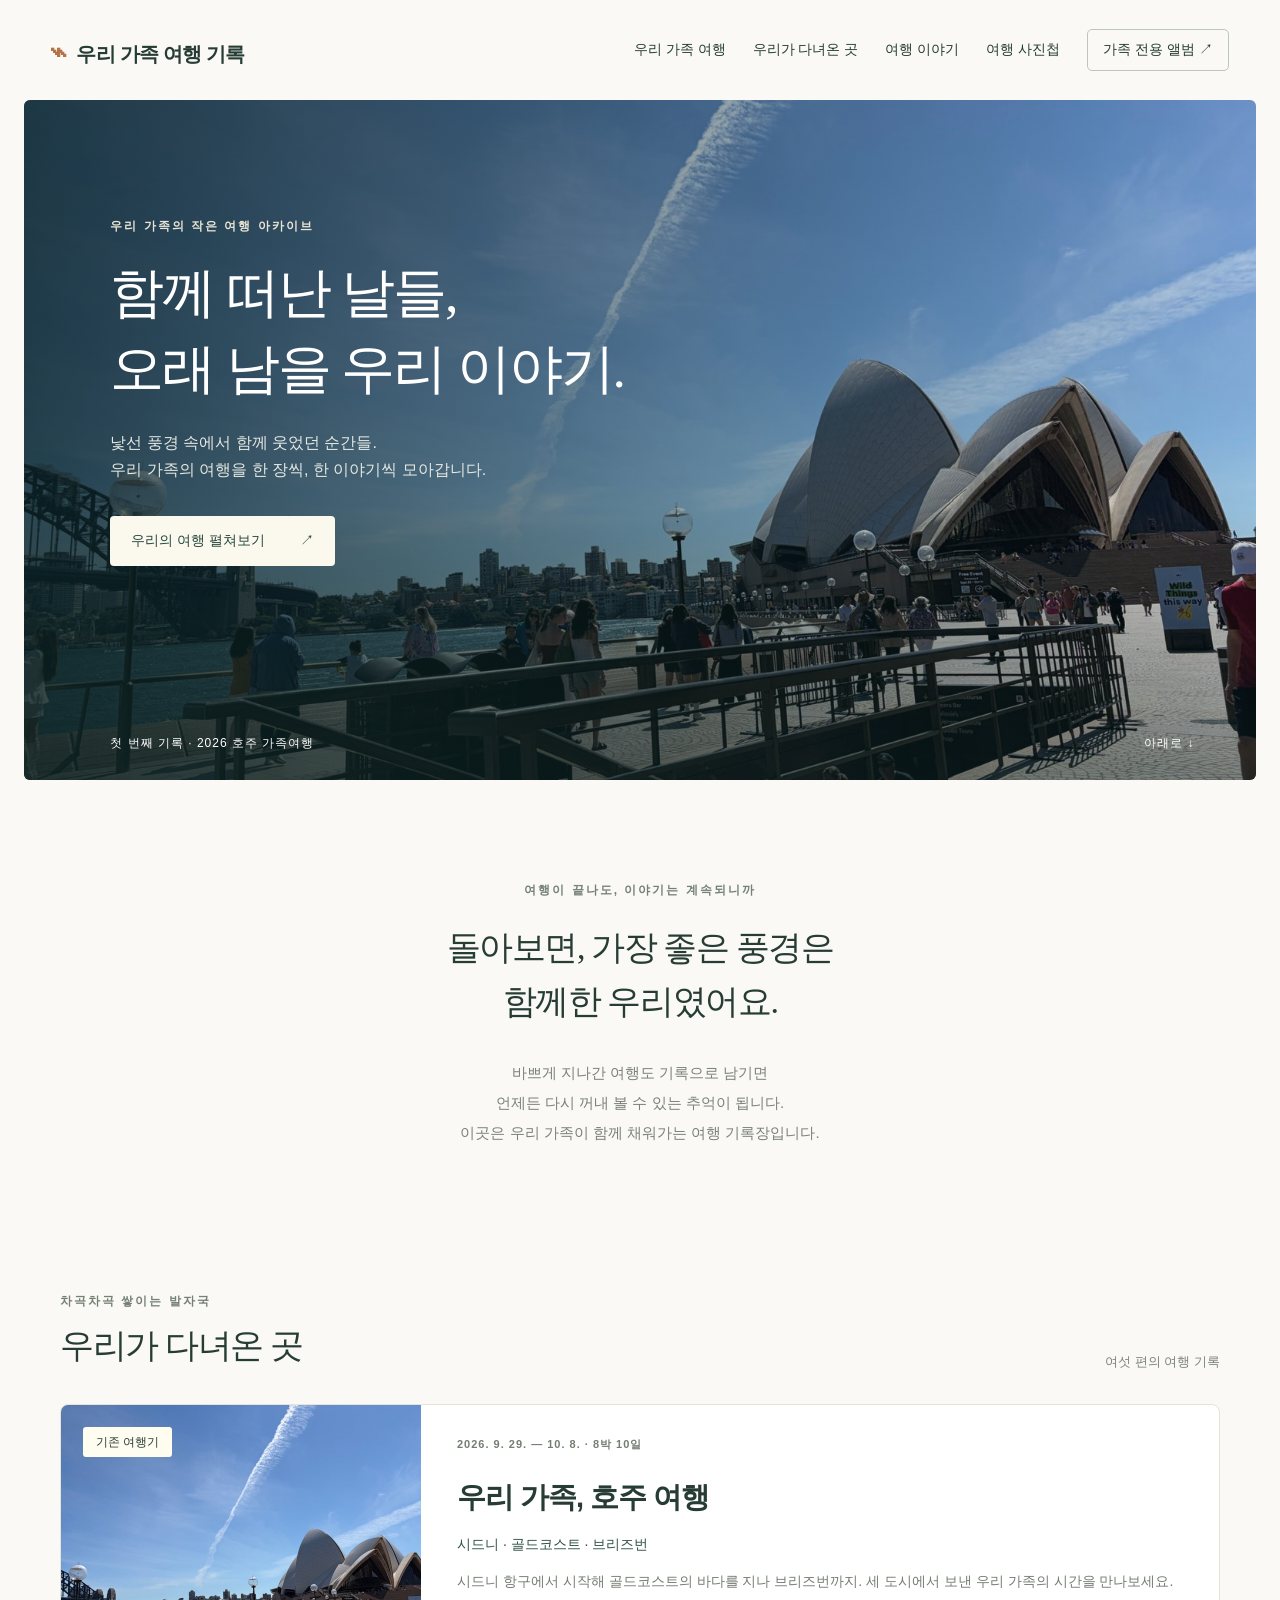
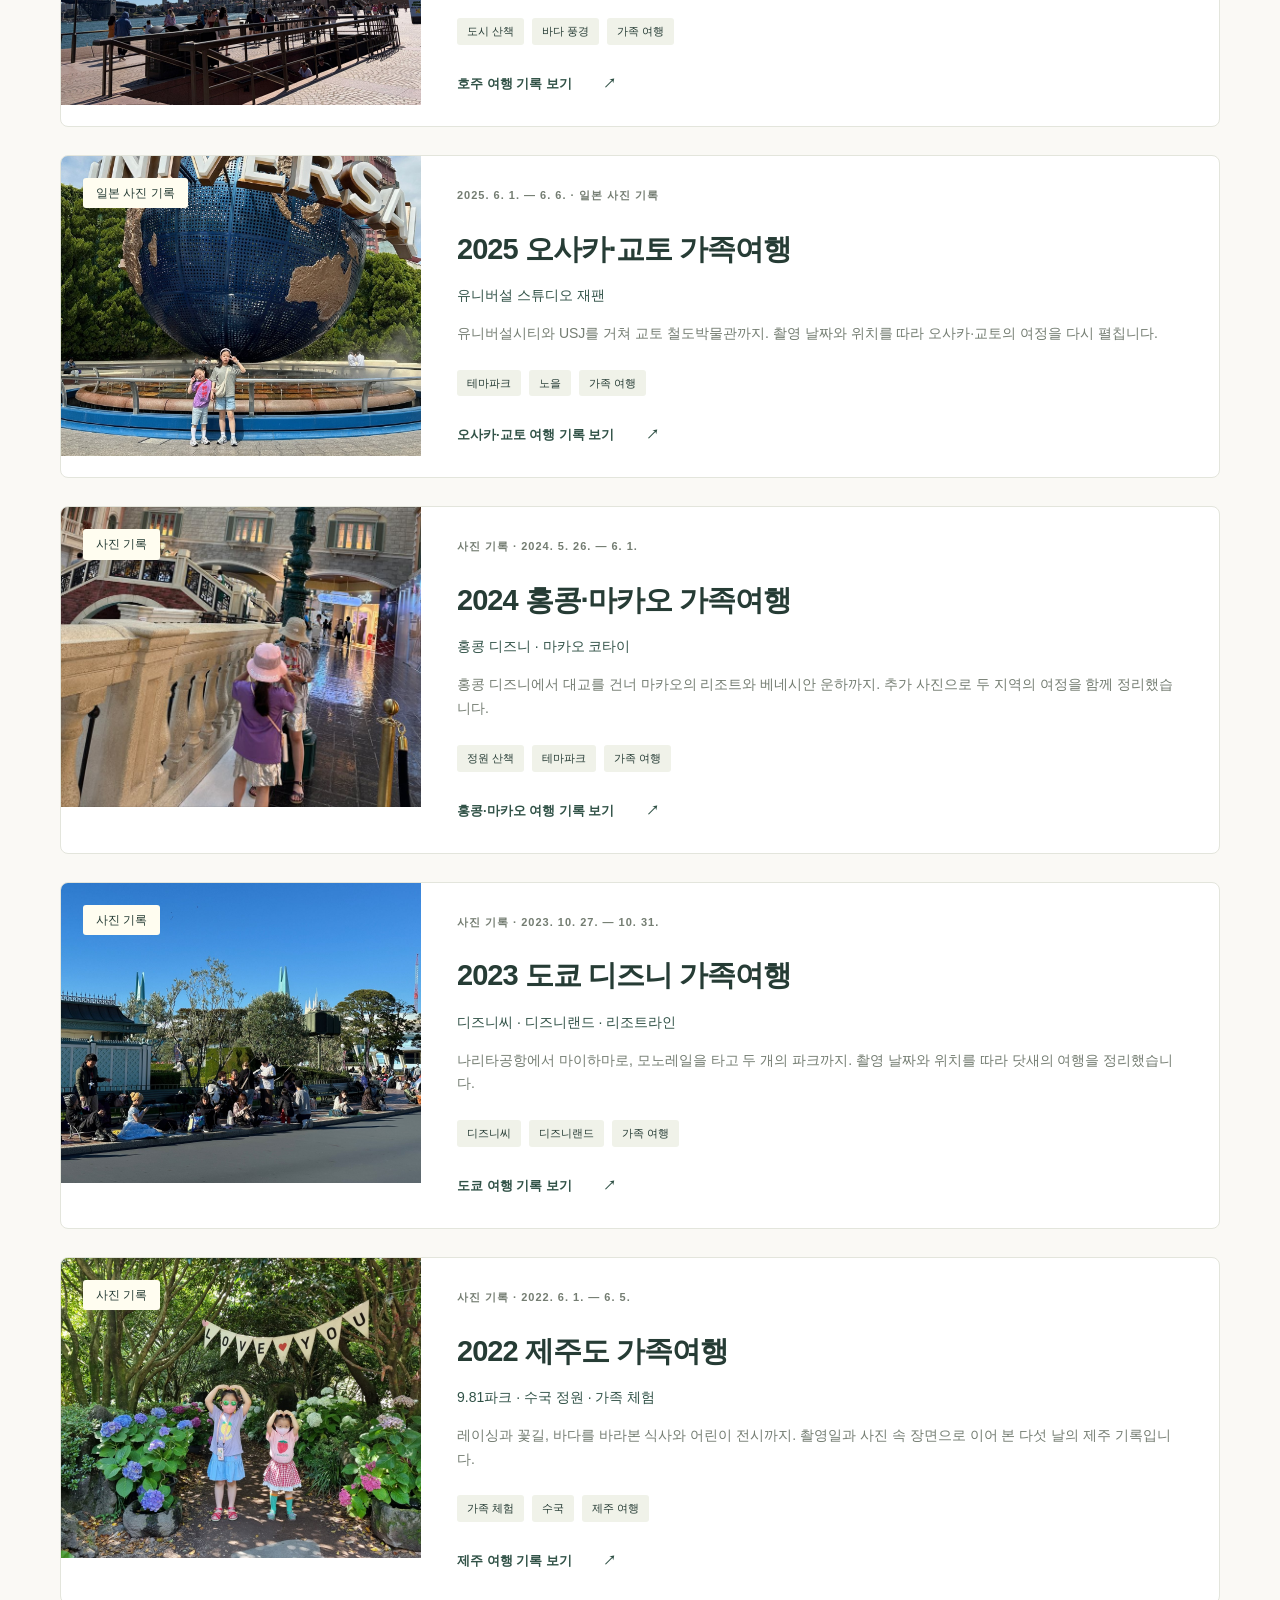
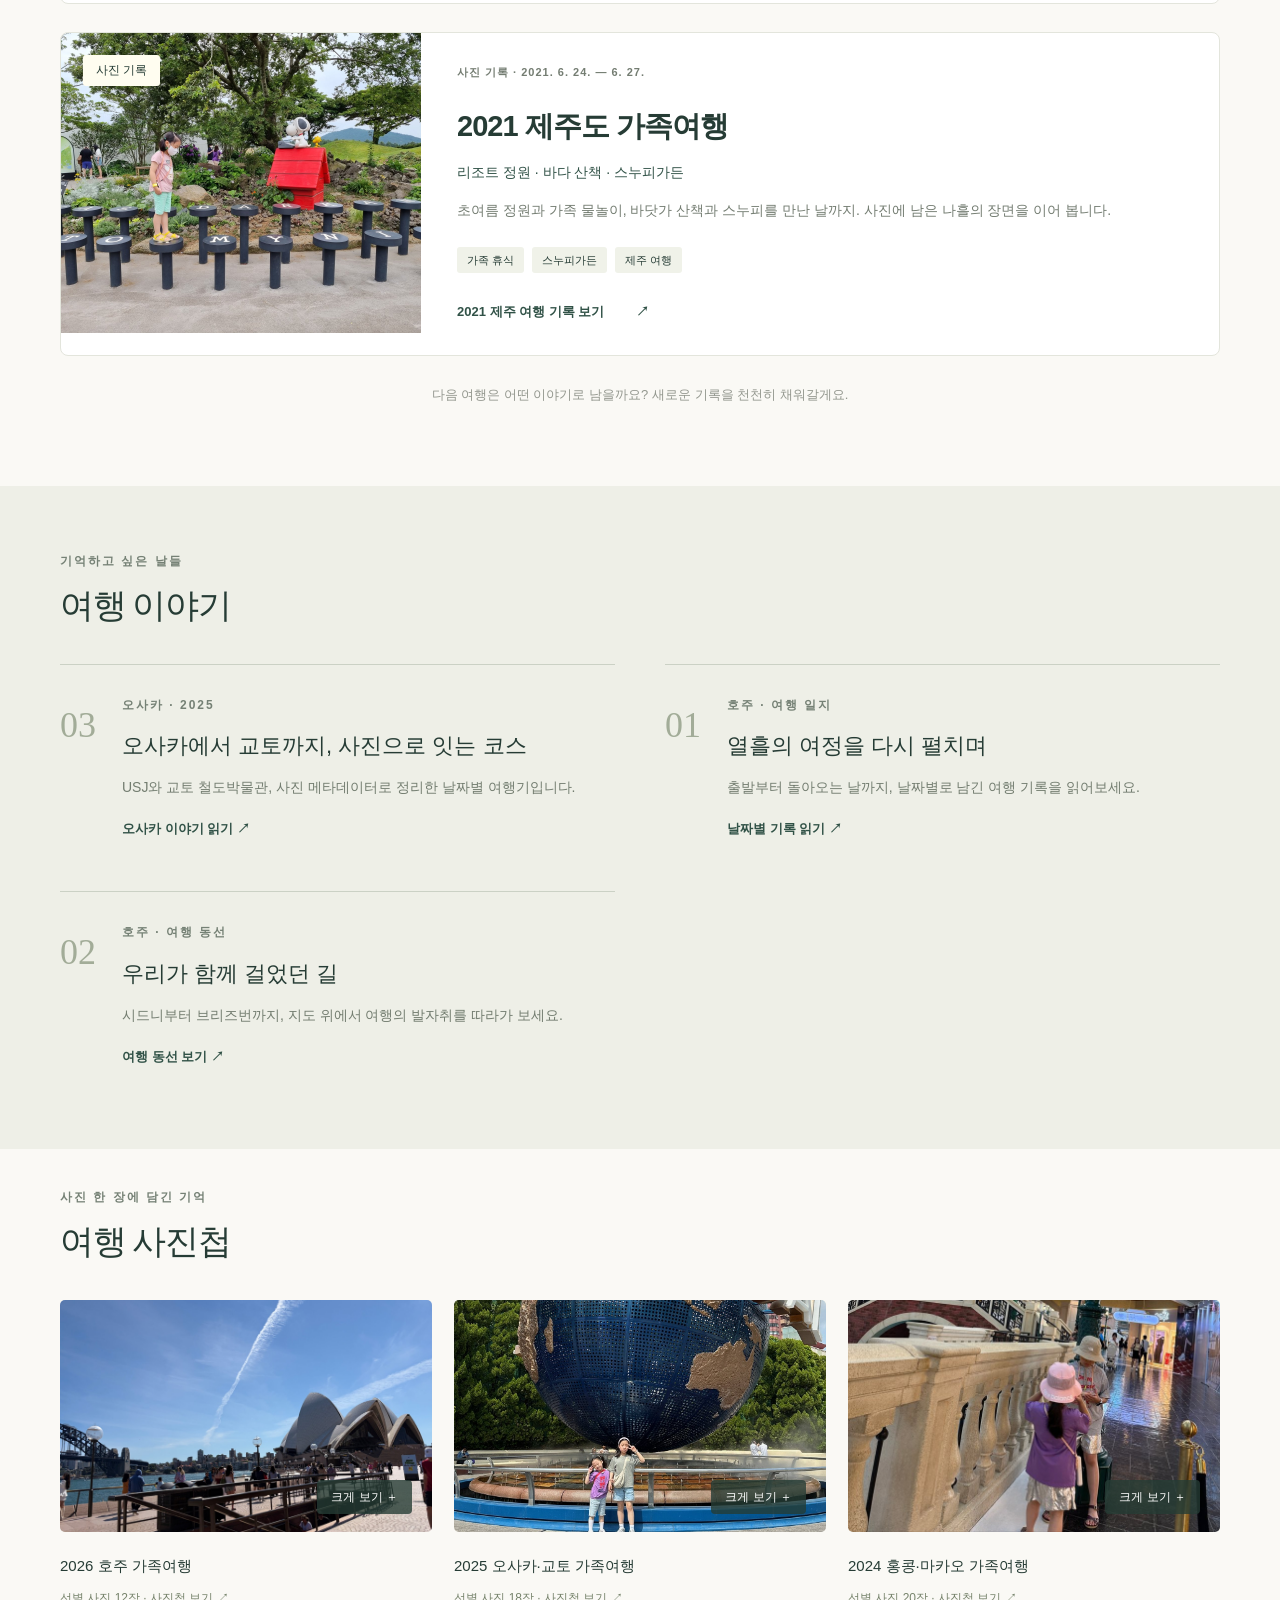
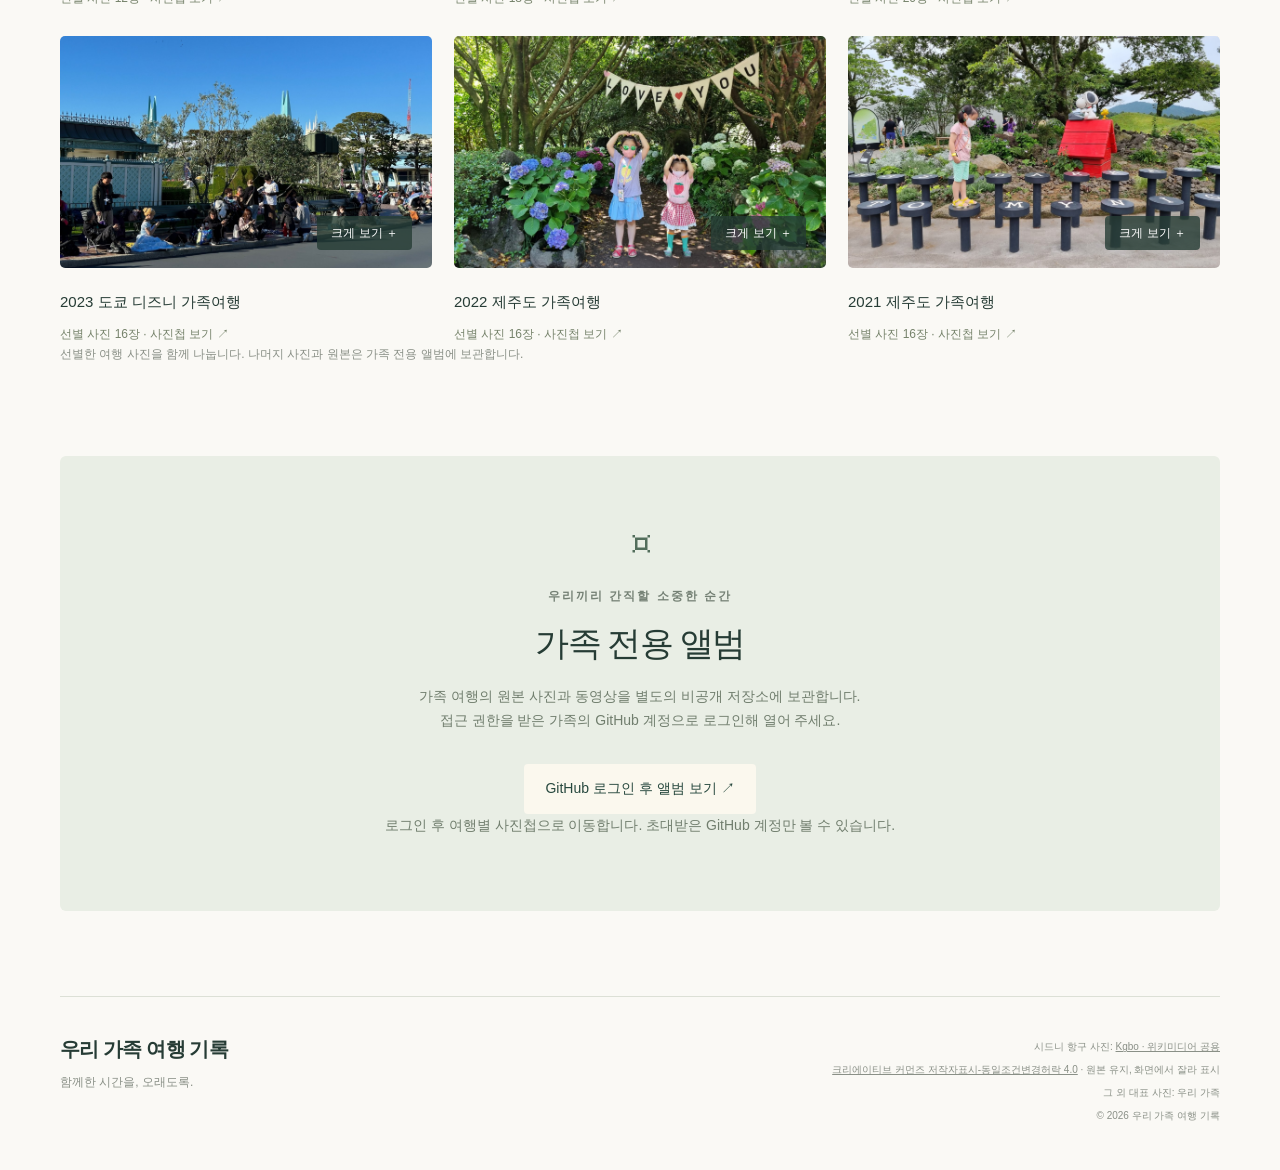
<file: index.html>
<!doctype html>
<html lang="ko"><head><meta charset="utf-8"><meta name="viewport" content="width=device-width,initial-scale=1"><meta name="description" content="함께 걷고, 보고, 웃었던 날들. 우리 가족의 여행과 추억을 차곡차곡 모으는 공간입니다."><meta name="theme-color" content="#234c43"><title>우리 가족 여행 기록</title><link rel="stylesheet" href="style.css"><link rel="stylesheet" href="travel.css?v=route-overview-4"><script src="app.js" defer></script></head>
<body class="home-page"><a class="skip" href="#main">본문으로 바로가기</a><header><a class="brand" href="#home"><span class="mark" aria-hidden="true">⌁</span>우리 가족 여행 기록</a><button id="menu" aria-expanded="false" aria-controls="nav">메뉴 열기</button><nav id="nav" aria-label="주 메뉴"><a href="#home">우리 가족 여행</a><a href="#places">우리가 다녀온 곳</a><a href="#stories">여행 이야기</a><a href="#photos">여행 사진첩</a><a class="private-link" href="#family">가족 전용 앨범 <span aria-hidden="true">↗</span></a></nav></header>
<main id="main"><section id="home" class="hero"><img src="assets/selected/australia-2026/curated-02.jpg" alt="시드니 오페라하우스와 항구" fetchpriority="high"><div class="shade"></div><div class="hero-copy"><p class="eyebrow">우리 가족의 작은 여행 아카이브</p><h1>함께 떠난 날들,<br>오래 남을 우리 이야기.</h1><p>낯선 풍경 속에서 함께 웃었던 순간들.<br>우리 가족의 여행을 한 장씩, 한 이야기씩 모아갑니다.</p><a class="button light" href="#places">우리의 여행 펼쳐보기 <span>↗</span></a></div><div class="hero-bottom"><span>첫 번째 기록 · 2026 호주 가족여행</span><a href="#places" aria-label="여행 기록으로 내려가기">아래로 ↓</a></div></section>
<section class="intro wrap"><p class="eyebrow">여행이 끝나도, 이야기는 계속되니까</p><h2>돌아보면, 가장 좋은 풍경은<br>함께한 우리였어요.</h2><p>바쁘게 지나간 여행도 기록으로 남기면<br>언제든 다시 꺼내 볼 수 있는 추억이 됩니다.<br>이곳은 우리 가족이 함께 채워가는 여행 기록장입니다.</p></section>
<section id="places" class="wrap section"><div class="section-title"><div><p class="eyebrow">차곡차곡 쌓이는 발자국</p><h2>우리가 다녀온 곳</h2></div><span class="count">여섯 편의 여행 기록</span></div><article class="trip selected-trip-card"><a class="trip-image" href="australia-2026.html"><img src="assets/selected/australia-2026/curated-02.jpg" alt="시드니 오페라하우스와 항구" loading="lazy" style="object-position:50% 50%"><span class="badge">기존 여행기</span></a><div class="trip-copy"><p class="eyebrow">2026. 9. 29. — 10. 8. · 8박 10일</p><h3>우리 가족, 호주 여행</h3><p class="cities">시드니 · 골드코스트 · 브리즈번</p><p>시드니 항구에서 시작해 골드코스트의 바다를 지나 브리즈번까지. 세 도시에서 보낸 우리 가족의 시간을 만나보세요.</p><div class="tags"><span>도시 산책</span><span>바다 풍경</span><span>가족 여행</span></div><a class="text-link" href="australia-2026.html">호주 여행 기록 보기 <span>↗</span></a></div></article><article class="trip osaka-card selected-trip-card"><a class="trip-image" href="osaka-2025.html"><img src="assets/selected/osaka-2025/curated-01.jpg" alt="유니버설 스튜디오의 지구본" loading="lazy" style="object-position:50% 78%"><span class="badge">일본 사진 기록</span></a><div class="trip-copy"><p class="eyebrow">2025. 6. 1. — 6. 6. · 일본 사진 기록</p><h3>2025 오사카·교토 가족여행</h3><p class="cities">유니버설 스튜디오 재팬</p><p>유니버설시티와 USJ를 거쳐 교토 철도박물관까지. 촬영 날짜와 위치를 따라 오사카·교토의 여정을 다시 펼칩니다.</p><div class="tags"><span>테마파크</span><span>노을</span><span>가족 여행</span></div><a class="text-link" href="osaka-2025.html">오사카·교토 여행 기록 보기 <span>↗</span></a></div></article><article class="trip osaka-card selected-trip-card"><a class="trip-image" href="hong-kong-2024.html"><img src="assets/selected/hong-kong-2024/macao-02.jpg" alt="베네시안 마카오의 실내 운하와 가족 여행 풍경" loading="lazy" style="object-position:50% 100%"><span class="badge">사진 기록</span></a><div class="trip-copy"><p class="eyebrow">사진 기록 · 2024. 5. 26. — 6. 1.</p><h3>2024 홍콩·마카오 가족여행</h3><p class="cities">홍콩 디즈니 · 마카오 코타이</p><p>홍콩 디즈니에서 대교를 건너 마카오의 리조트와 베네시안 운하까지. 추가 사진으로 두 지역의 여정을 함께 정리했습니다.</p><div class="tags"><span>정원 산책</span><span>테마파크</span><span>가족 여행</span></div><a class="text-link" href="hong-kong-2024.html">홍콩·마카오 여행 기록 보기 <span>↗</span></a></div></article><article class="trip osaka-card selected-trip-card"><a class="trip-image" href="tokyo-2023.html"><img src="assets/selected/tokyo-2023/curated-01.jpg" alt="도쿄 디즈니랜드의 푸른 하늘" loading="lazy" style="object-position:50% 50%"><span class="badge">사진 기록</span></a><div class="trip-copy"><p class="eyebrow">사진 기록 · 2023. 10. 27. — 10. 31.</p><h3>2023 도쿄 디즈니 가족여행</h3><p class="cities">디즈니씨 · 디즈니랜드 · 리조트라인</p><p>나리타공항에서 마이하마로, 모노레일을 타고 두 개의 파크까지. 촬영 날짜와 위치를 따라 닷새의 여행을 정리했습니다.</p><div class="tags"><span>디즈니씨</span><span>디즈니랜드</span><span>가족 여행</span></div><a class="text-link" href="tokyo-2023.html">도쿄 여행 기록 보기 <span>↗</span></a></div></article><article class="trip osaka-card selected-trip-card"><a class="trip-image" href="jeju-2022.html"><img src="assets/selected/jeju-2022/curated-01.jpg" alt="수국 정원에서 함께" loading="lazy" style="object-position:50% 50%"><span class="badge">사진 기록</span></a><div class="trip-copy"><p class="eyebrow">사진 기록 · 2022. 6. 1. — 6. 5.</p><h3>2022 제주도 가족여행</h3><p class="cities">9.81파크 · 수국 정원 · 가족 체험</p><p>레이싱과 꽃길, 바다를 바라본 식사와 어린이 전시까지. 촬영일과 사진 속 장면으로 이어 본 다섯 날의 제주 기록입니다.</p><div class="tags"><span>가족 체험</span><span>수국</span><span>제주 여행</span></div><a class="text-link" href="jeju-2022.html">제주 여행 기록 보기 <span>↗</span></a></div></article><article class="trip osaka-card selected-trip-card"><a class="trip-image" href="jeju-2021.html"><img src="assets/selected/jeju-2021/curated-01.jpg" alt="스누피가든에서 함께" loading="lazy" style="object-position:50% 50%"><span class="badge">사진 기록</span></a><div class="trip-copy"><p class="eyebrow">사진 기록 · 2021. 6. 24. — 6. 27.</p><h3>2021 제주도 가족여행</h3><p class="cities">리조트 정원 · 바다 산책 · 스누피가든</p><p>초여름 정원과 가족 물놀이, 바닷가 산책과 스누피를 만난 날까지. 사진에 남은 나흘의 장면을 이어 봅니다.</p><div class="tags"><span>가족 휴식</span><span>스누피가든</span><span>제주 여행</span></div><a class="text-link" href="jeju-2021.html">2021 제주 여행 기록 보기 <span>↗</span></a></div></article><p class="next">다음 여행은 어떤 이야기로 남을까요? 새로운 기록을 천천히 채워갈게요.</p></section>
<section id="stories" class="story-section"><div class="wrap section"><div class="section-title"><div><p class="eyebrow">기억하고 싶은 날들</p><h2>여행 이야기</h2></div></div><div class="story-grid"><a href="osaka-2025.html" class="story"><span class="story-number">03</span><div><p class="eyebrow">오사카 · 2025</p><h3>오사카에서 교토까지, 사진으로 잇는 코스</h3><p>USJ와 교토 철도박물관, 사진 메타데이터로 정리한 날짜별 여행기입니다.</p><span class="text-link">오사카 이야기 읽기 ↗</span></div></a><a href="australia-2026.html#days" class="story"><span class="story-number">01</span><div><p class="eyebrow">호주 · 여행 일지</p><h3>열흘의 여정을 다시 펼치며</h3><p>출발부터 돌아오는 날까지, 날짜별로 남긴 여행 기록을 읽어보세요.</p><span class="text-link">날짜별 기록 읽기 ↗</span></div></a><a href="australia-2026.html#route" class="story"><span class="story-number">02</span><div><p class="eyebrow">호주 · 여행 동선</p><h3>우리가 함께 걸었던 길</h3><p>시드니부터 브리즈번까지, 지도 위에서 여행의 발자취를 따라가 보세요.</p><span class="text-link">여행 동선 보기 ↗</span></div></a></div></div></section>
<section id="photos" class="wrap section"><div class="section-title"><div><p class="eyebrow">사진 한 장에 담긴 기억</p><h2>여행 사진첩</h2></div></div><div class="home-photo-grid"><figure class="photo"><button class="gallery-photo" data-src="assets/selected/australia-2026/curated-02.jpg" data-caption="시드니 오페라하우스와 항구" aria-label="2026 호주 가족여행 대표 사진 크게 보기"><img src="assets/selected/australia-2026/curated-02.jpg" alt="시드니 오페라하우스와 항구" loading="lazy" style="object-position:50% 50%"><span>크게 보기 ＋</span></button><figcaption><a href="australia-2026.html#album"><strong>2026 호주 가족여행</strong><p>선별 사진 12장 · 사진첩 보기 ↗</p></a></figcaption></figure><figure class="photo"><button class="gallery-photo" data-src="assets/selected/osaka-2025/curated-01.jpg" data-caption="유니버설 스튜디오의 지구본" aria-label="2025 오사카·교토 가족여행 대표 사진 크게 보기"><img src="assets/selected/osaka-2025/curated-01.jpg" alt="유니버설 스튜디오의 지구본" loading="lazy" style="object-position:50% 78%"><span>크게 보기 ＋</span></button><figcaption><a href="osaka-2025.html#album"><strong>2025 오사카·교토 가족여행</strong><p>선별 사진 18장 · 사진첩 보기 ↗</p></a></figcaption></figure><figure class="photo"><button class="gallery-photo" data-src="assets/selected/hong-kong-2024/macao-02.jpg" data-caption="베네시안 마카오의 실내 운하와 가족 여행 풍경" aria-label="2024 홍콩·마카오 가족여행 대표 사진 크게 보기"><img src="assets/selected/hong-kong-2024/macao-02.jpg" alt="베네시안 마카오의 실내 운하와 가족 여행 풍경" loading="lazy" style="object-position:50% 100%"><span>크게 보기 ＋</span></button><figcaption><a href="hong-kong-2024.html#album"><strong>2024 홍콩·마카오 가족여행</strong><p>선별 사진 20장 · 사진첩 보기 ↗</p></a></figcaption></figure><figure class="photo"><button class="gallery-photo" data-src="assets/selected/tokyo-2023/curated-01.jpg" data-caption="도쿄 디즈니랜드의 푸른 하늘" aria-label="2023 도쿄 디즈니 가족여행 대표 사진 크게 보기"><img src="assets/selected/tokyo-2023/curated-01.jpg" alt="도쿄 디즈니랜드의 푸른 하늘" loading="lazy" style="object-position:50% 50%"><span>크게 보기 ＋</span></button><figcaption><a href="tokyo-2023.html#album"><strong>2023 도쿄 디즈니 가족여행</strong><p>선별 사진 16장 · 사진첩 보기 ↗</p></a></figcaption></figure><figure class="photo"><button class="gallery-photo" data-src="assets/selected/jeju-2022/curated-01.jpg" data-caption="수국 정원에서 함께" aria-label="2022 제주도 가족여행 대표 사진 크게 보기"><img src="assets/selected/jeju-2022/curated-01.jpg" alt="수국 정원에서 함께" loading="lazy" style="object-position:50% 50%"><span>크게 보기 ＋</span></button><figcaption><a href="jeju-2022.html#album"><strong>2022 제주도 가족여행</strong><p>선별 사진 16장 · 사진첩 보기 ↗</p></a></figcaption></figure><figure class="photo"><button class="gallery-photo" data-src="assets/selected/jeju-2021/curated-01.jpg" data-caption="스누피가든에서 함께" aria-label="2021 제주도 가족여행 대표 사진 크게 보기"><img src="assets/selected/jeju-2021/curated-01.jpg" alt="스누피가든에서 함께" loading="lazy" style="object-position:50% 50%"><span>크게 보기 ＋</span></button><figcaption><a href="jeju-2021.html#album"><strong>2021 제주도 가족여행</strong><p>선별 사진 16장 · 사진첩 보기 ↗</p></a></figcaption></figure></div><p class="note">선별한 여행 사진을 함께 나눕니다. 나머지 사진과 원본은 가족 전용 앨범에 보관합니다.</p></section>
<section id="family" class="family wrap"><div class="lock" aria-hidden="true">⌑</div><p class="eyebrow">우리끼리 간직할 소중한 순간</p><h2>가족 전용 앨범</h2><p>가족 여행의 원본 사진과 동영상을 별도의 비공개 저장소에 보관합니다.<br>접근 권한을 받은 가족의 GitHub 계정으로 로그인해 열어 주세요.</p><a class="button light" href="https://github.com/login?return_to=%2Fksangki%2Ffamily-travel-private%2Fblob%2Fmain%2Falbums%2FREADME.md" rel="noopener noreferrer" target="_blank">GitHub 로그인 후 앨범 보기 ↗</a><p class="note">로그인 후 여행별 사진첩으로 이동합니다. 초대받은 GitHub 계정만 볼 수 있습니다.</p></section>
</main><footer class="wrap"><div><a class="brand" href="#home">우리 가족 여행 기록</a><p>함께한 시간을, 오래도록.</p></div><div class="credits"><p>시드니 항구 사진: <a href="https://commons.wikimedia.org/wiki/File:Sydney_Harbour_Bridge_and_Sydney_Opera_House_panorama.jpg">Kgbo · 위키미디어 공용</a></p><p><a href="https://creativecommons.org/licenses/by-sa/4.0/deed.ko">크리에이티브 커먼즈 저작자표시-동일조건변경허락 4.0</a> · 원본 유지, 화면에서 잘라 표시</p><p>그 외 대표 사진: 우리 가족</p><p>© 2026 우리 가족 여행 기록</p></div></footer><dialog id="viewer" aria-labelledby="caption"><button id="close-photo" class="close">닫기 ×</button><img src="assets/sydney-harbour.jpg" alt="시드니 항구 풍경 확대 사진"><p id="caption">시드니 항구 · 우리 가족 여행 사진</p></dialog></body></html>
</file>
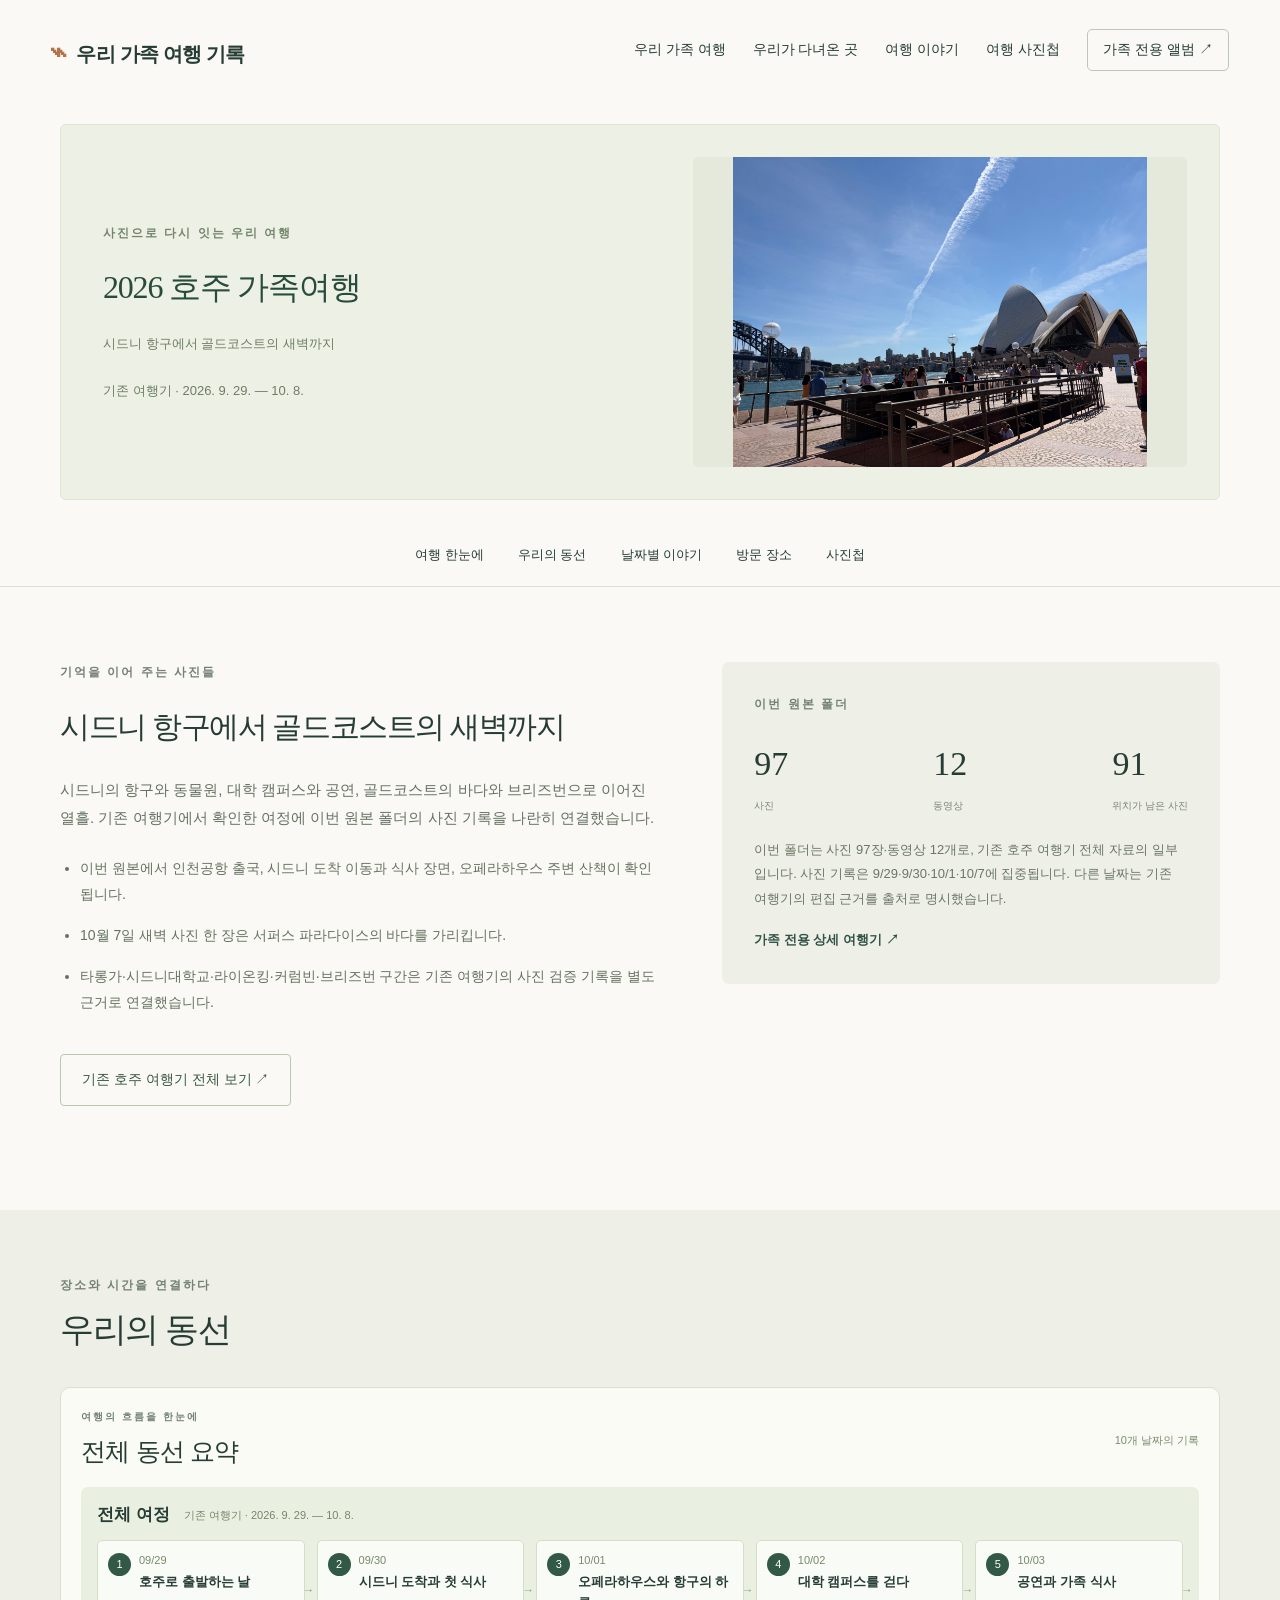
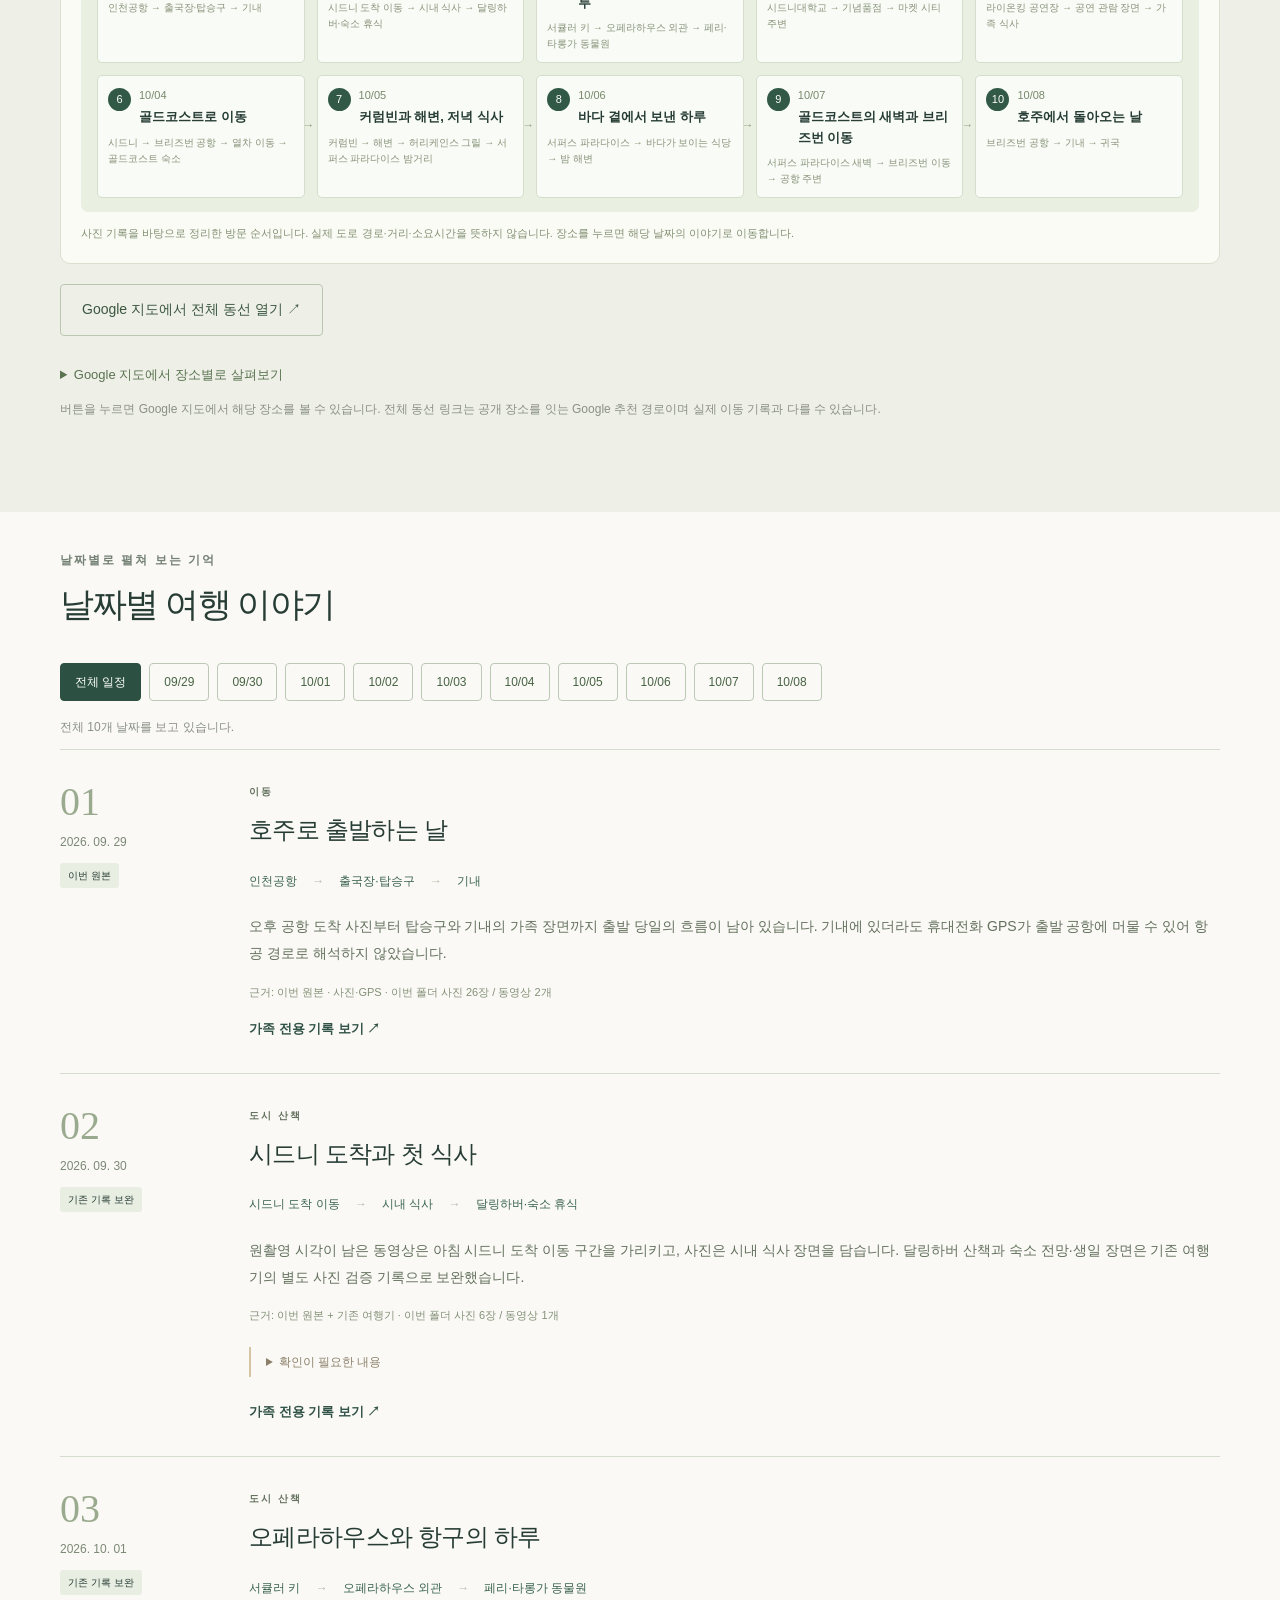
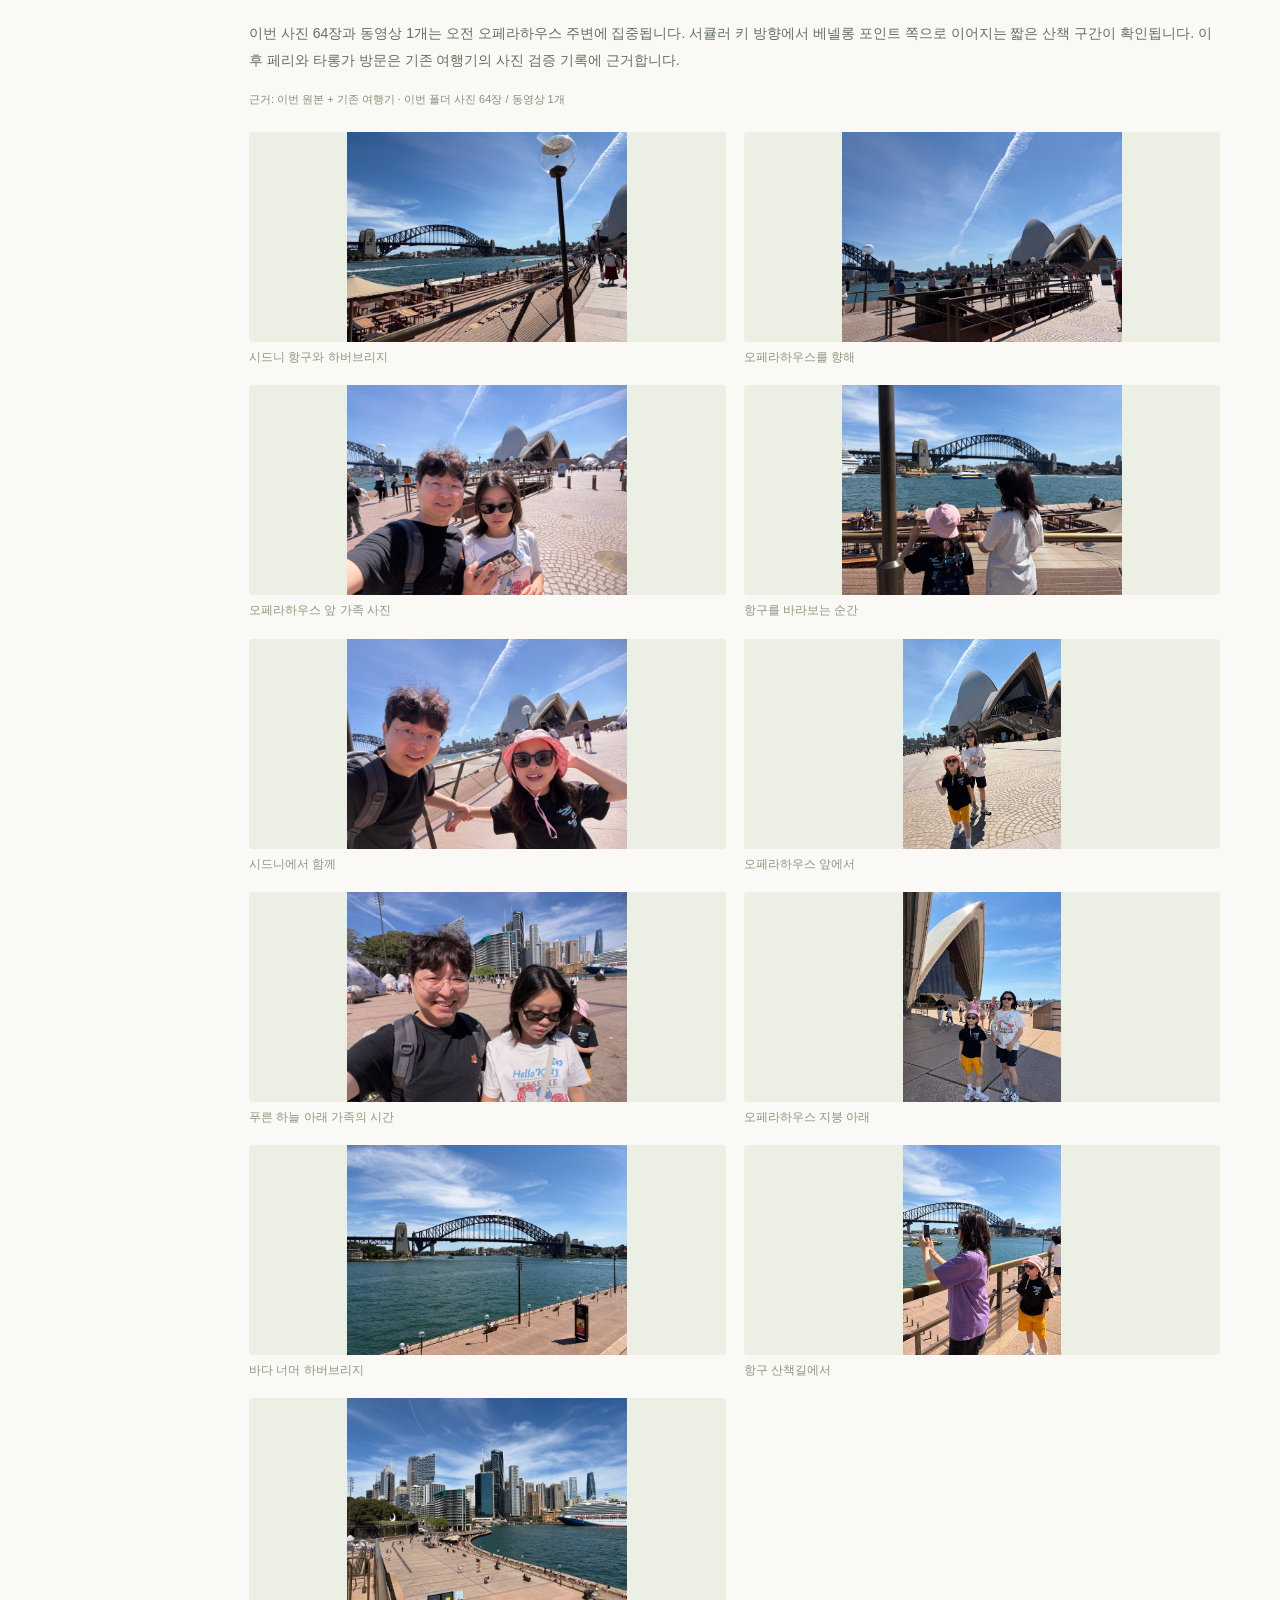
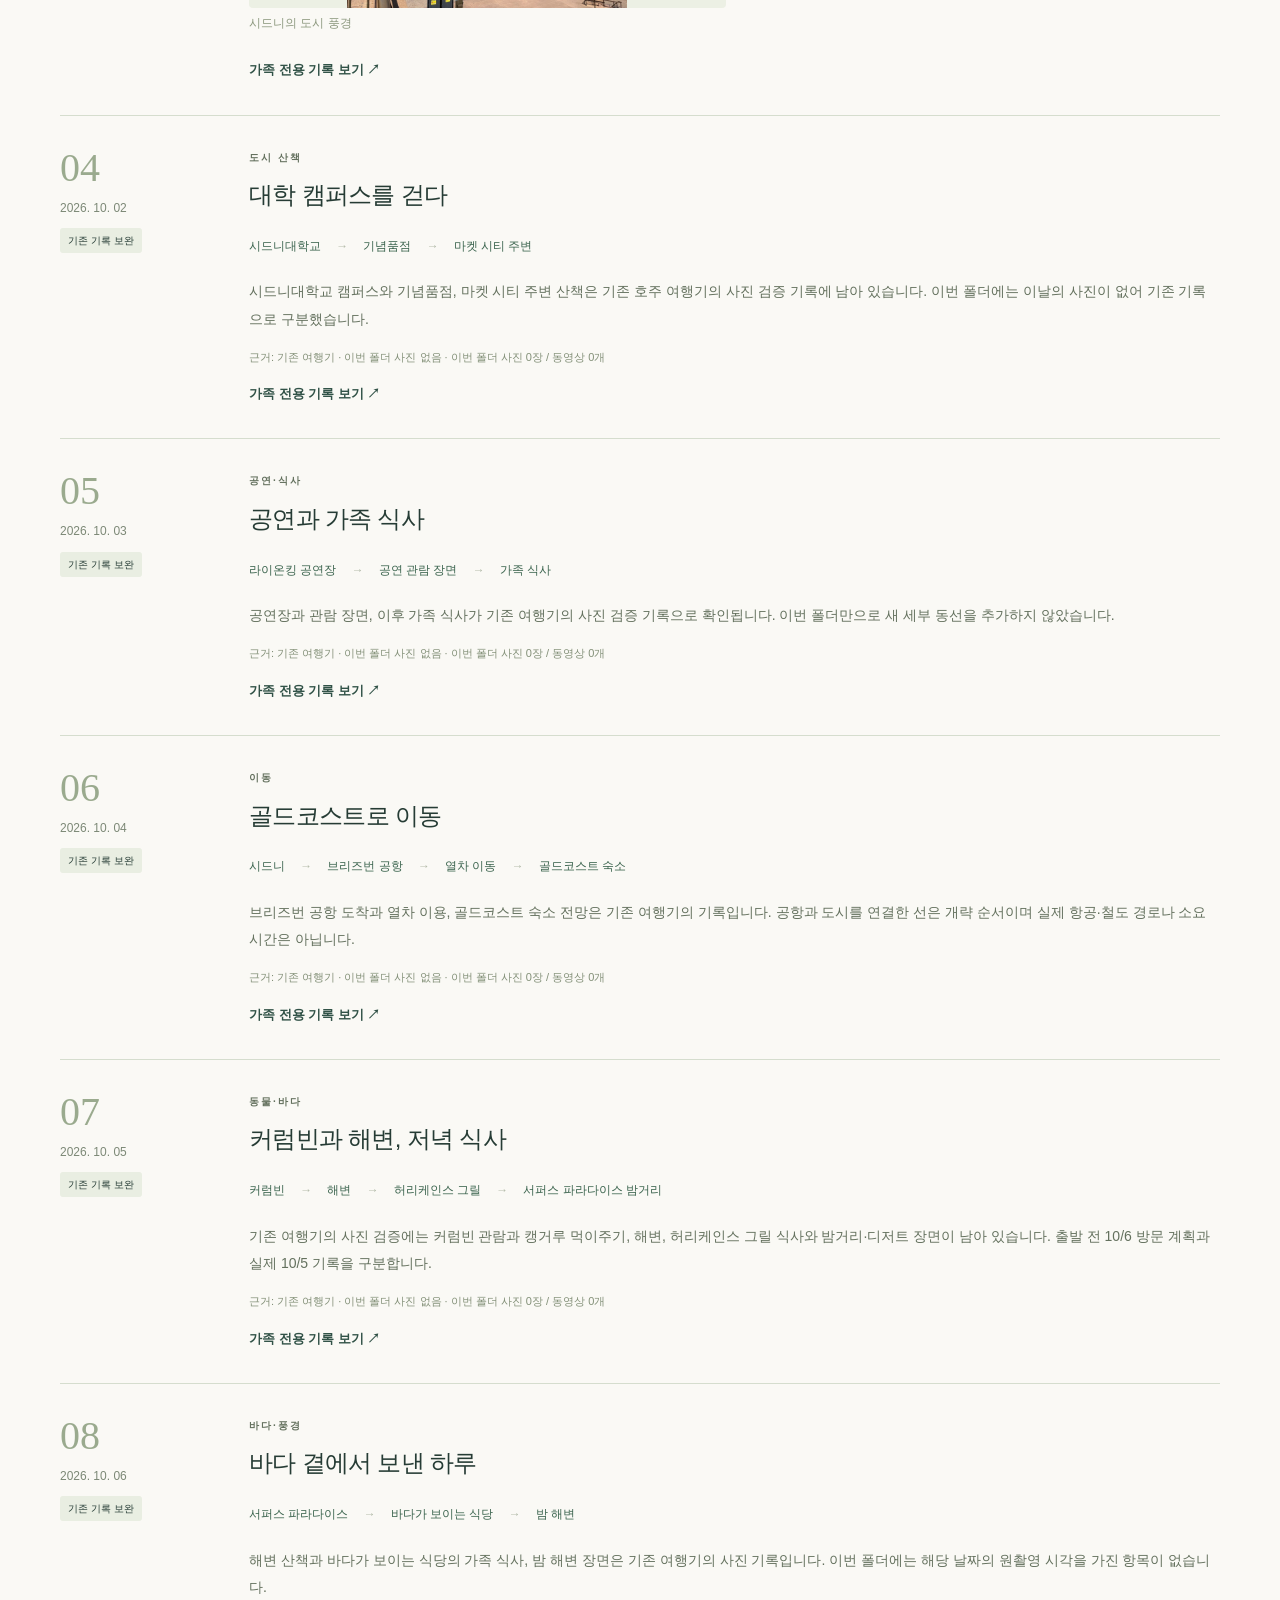
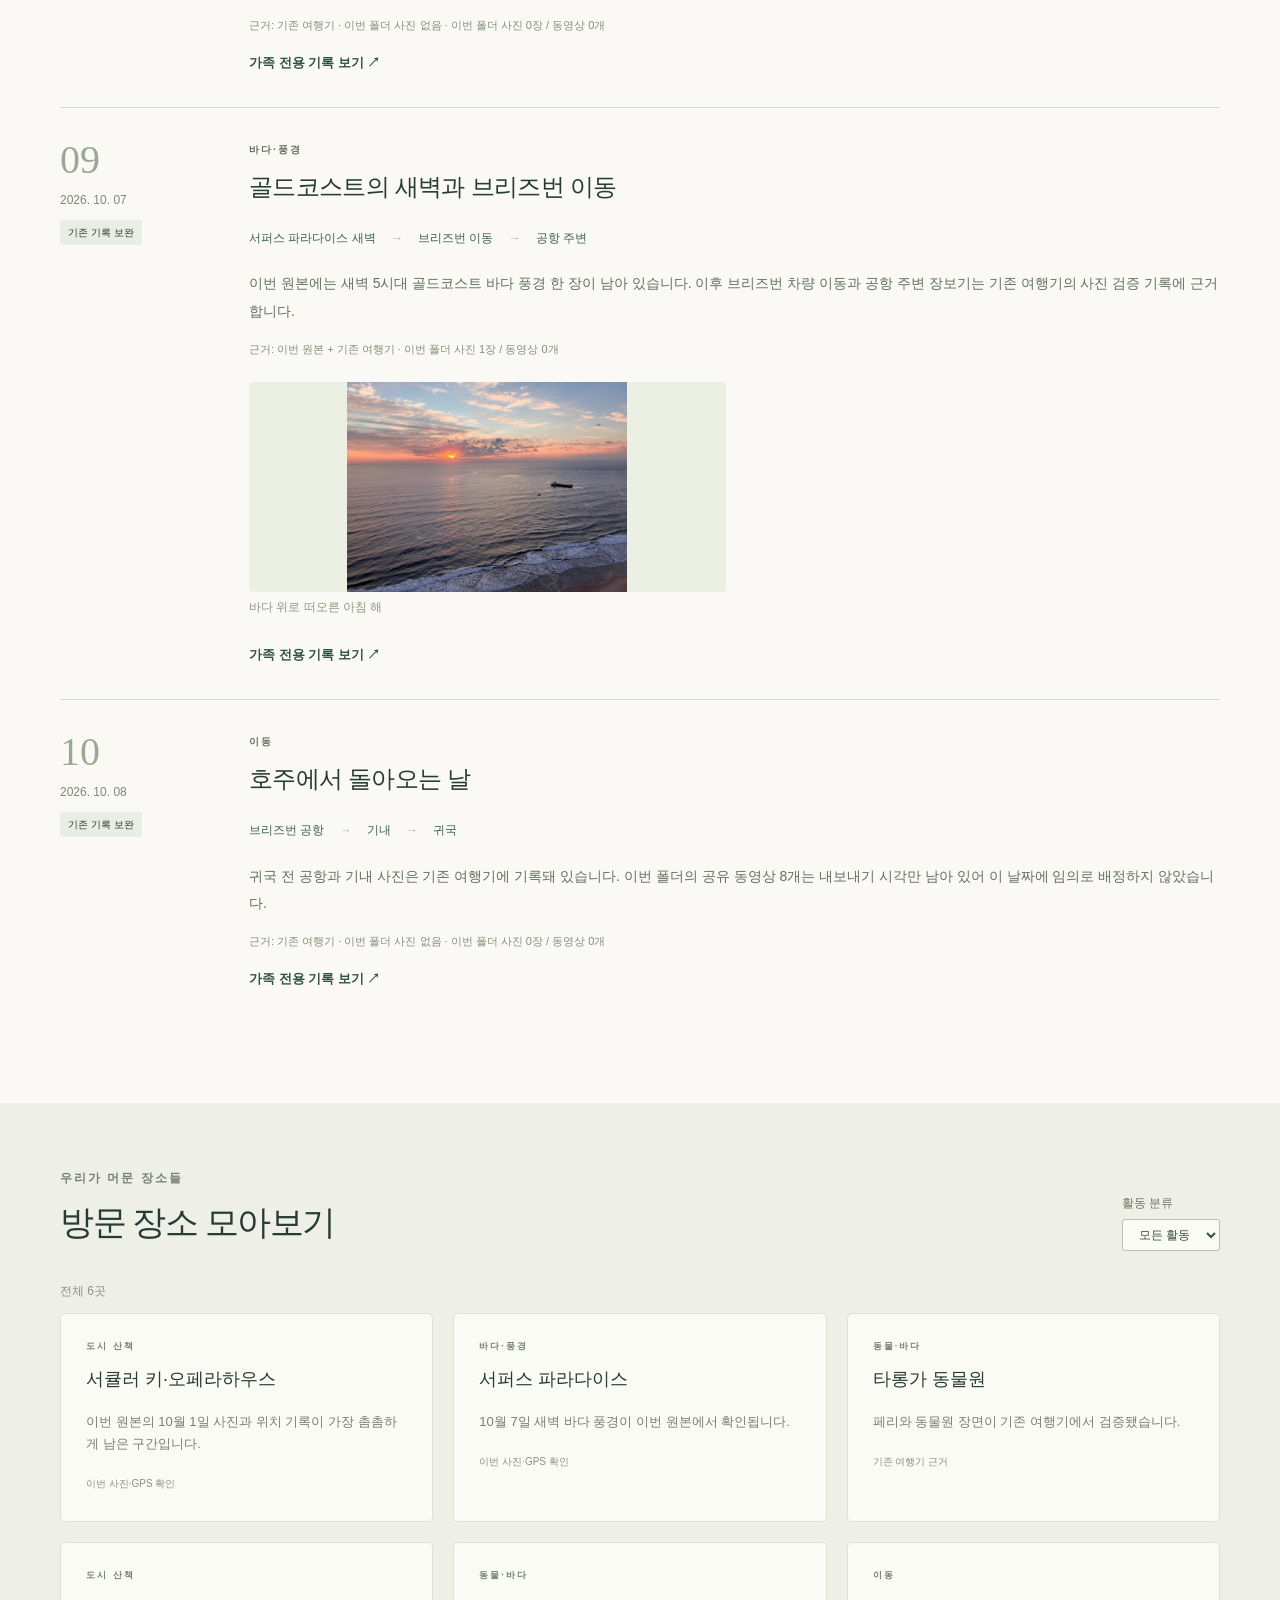
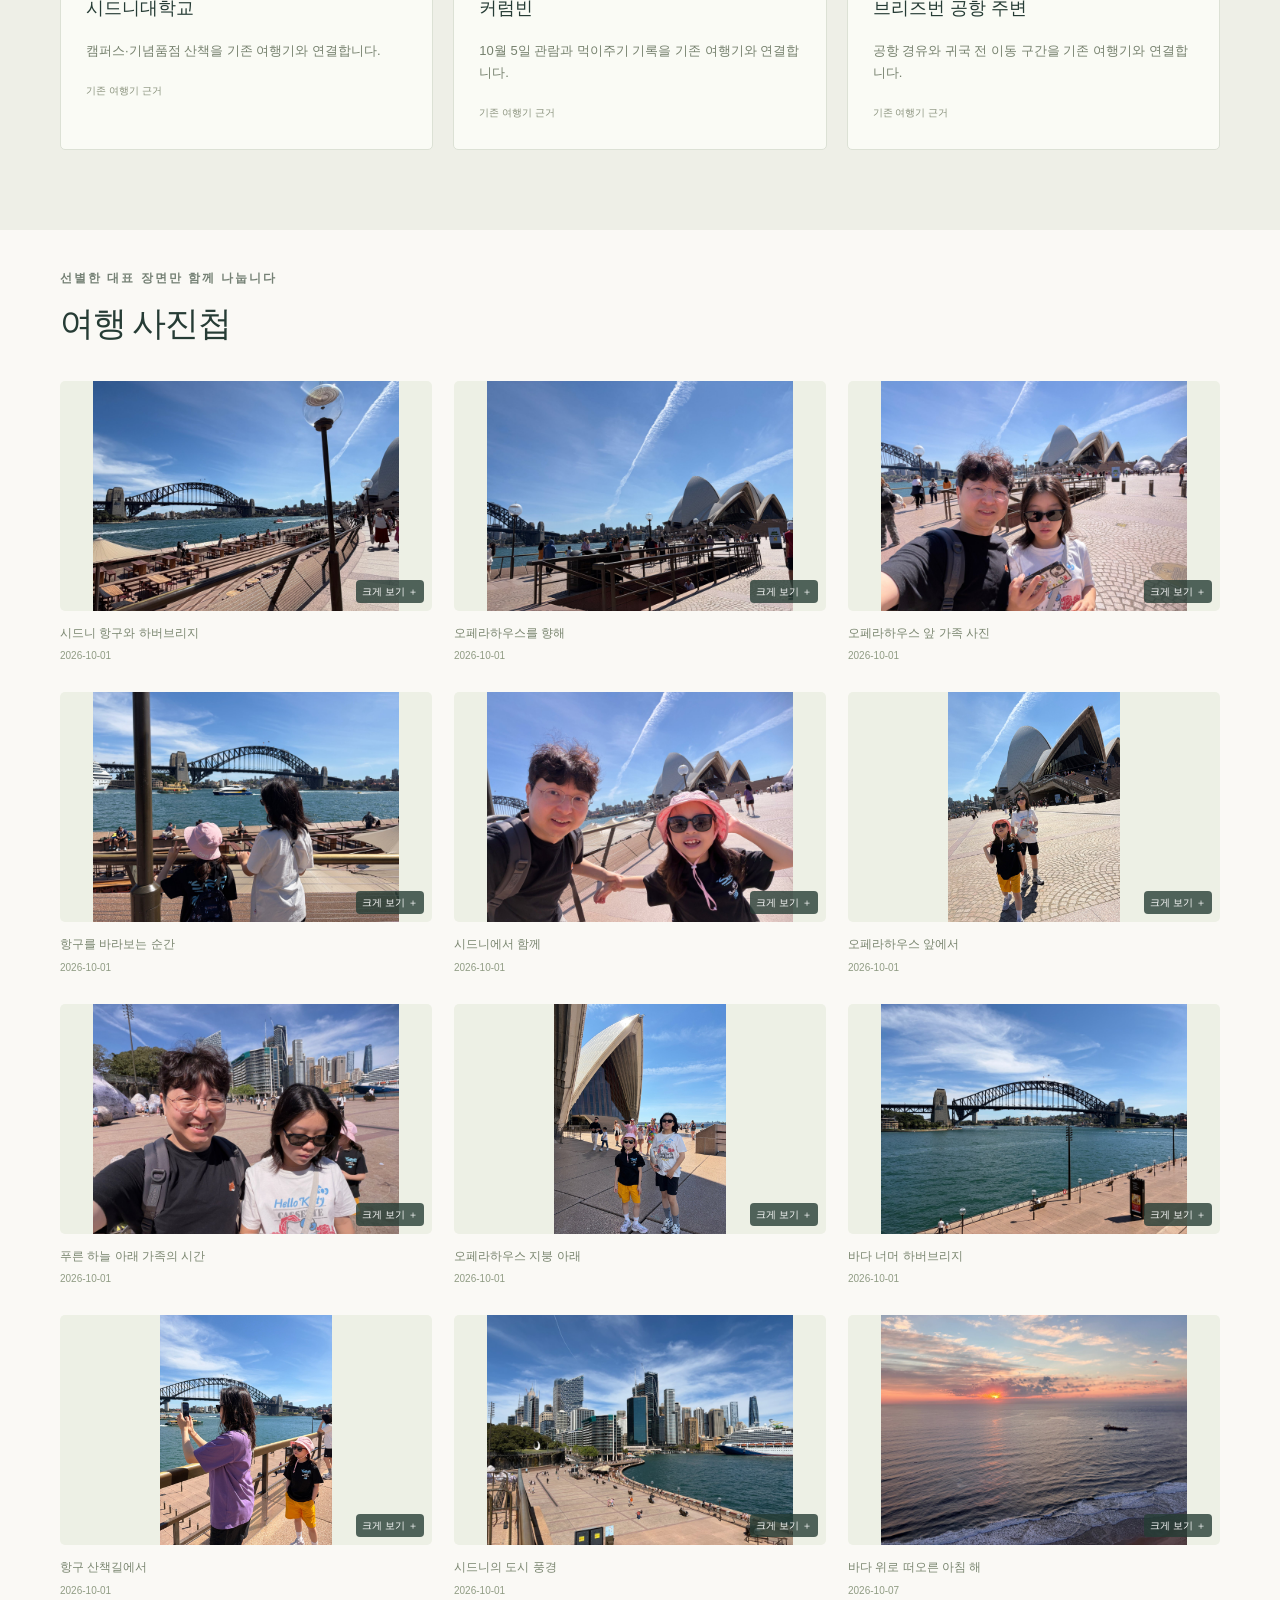
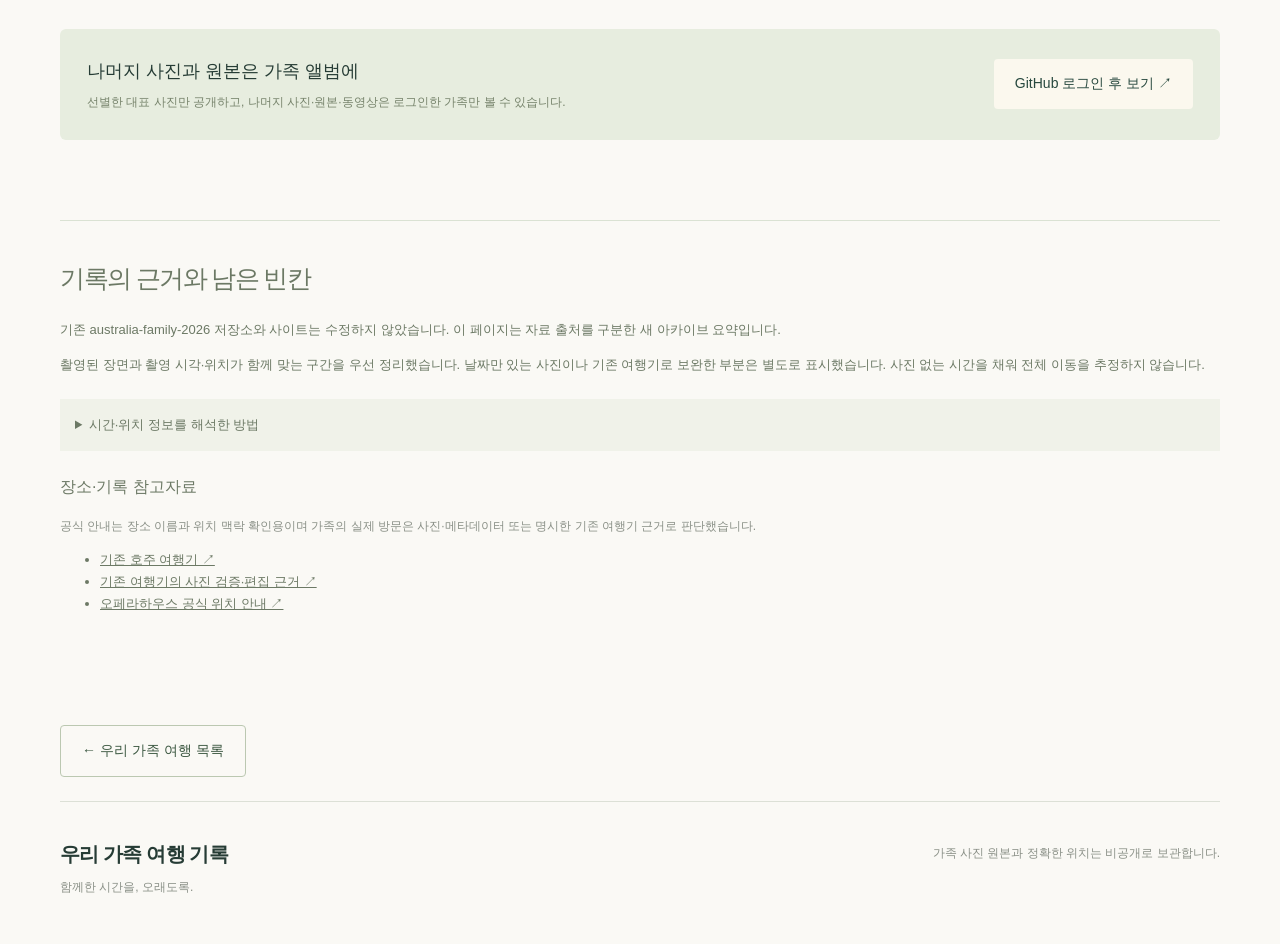
<file: australia-2026.html>
<!doctype html><html lang="ko"><head><meta charset="utf-8"><meta name="viewport" content="width=device-width,initial-scale=1"><meta name="description" content="시드니의 항구와 동물원, 대학 캠퍼스와 공연, 골드코스트의 바다와 브리즈번으로 이어진 열흘. 기존 여행기에서 확인한 여정에 이번 원본 폴더의 사진 기록을 나란히 연결했습니다."><meta name="theme-color" content="#234c43"><title>2026 호주 가족여행 | 우리 가족 여행 기록</title><link rel="stylesheet" href="style.css"><link rel="stylesheet" href="travel.css?v=route-overview-4"><script src="app.js" defer></script><script src="travel.js?v=journey-photos-2" defer></script></head><body><a class="skip" href="#main">본문으로 바로가기</a><header><a class="brand" href="index.html#home"><span class="mark" aria-hidden="true">⌁</span>우리 가족 여행 기록</a><button id="menu" aria-expanded="false" aria-controls="nav">메뉴 열기</button><nav id="nav" aria-label="주 메뉴"><a href="index.html#home">우리 가족 여행</a><a href="index.html#places">우리가 다녀온 곳</a><a href="index.html#stories">여행 이야기</a><a href="index.html#photos">여행 사진첩</a><a class="private-link" href="index.html#family">가족 전용 앨범 <span aria-hidden="true">↗</span></a></nav></header>
<main id="main"><section class="hero record-hero selected-photo-hero"><img src="assets/selected/australia-2026/curated-02.jpg" alt="시드니 오페라하우스와 항구" fetchpriority="high"><div class="shade"></div><div class="hero-copy"><p class="eyebrow">사진으로 다시 잇는 우리 여행</p><h1>2026 호주 가족여행</h1><p>시드니 항구에서 골드코스트의 새벽까지</p><span class="period">기존 여행기 · 2026. 9. 29. — 10. 8.</span></div></section><nav class="record-nav" aria-label="여행기 목차"><a href="#overview">여행 한눈에</a><a href="#route">우리의 동선</a><a href="#days">날짜별 이야기</a><a href="#places">방문 장소</a><a href="#album">사진첩</a></nav><section id="overview" class="wrap section record-overview"><div><p class="eyebrow">기억을 이어 주는 사진들</p><h2>시드니 항구에서 골드코스트의 새벽까지</h2><p class="lead">시드니의 항구와 동물원, 대학 캠퍼스와 공연, 골드코스트의 바다와 브리즈번으로 이어진 열흘. 기존 여행기에서 확인한 여정에 이번 원본 폴더의 사진 기록을 나란히 연결했습니다.</p><ul class="summary-list"><li>이번 원본에서 인천공항 출국, 시드니 도착 이동과 식사 장면, 오페라하우스 주변 산책이 확인됩니다.</li><li>10월 7일 새벽 사진 한 장은 서퍼스 파라다이스의 바다를 가리킵니다.</li><li>타롱가·시드니대학교·라이온킹·커럼빈·브리즈번 구간은 기존 여행기의 사진 검증 기록을 별도 근거로 연결했습니다.</li></ul><a class="button outline" href="https://ksangki.github.io/australia-family-2026/">기존 호주 여행기 전체 보기 ↗</a></div><aside class="record-facts"><p class="eyebrow">이번 원본 폴더</p><div class="stats-row"><strong>97<small>사진</small></strong><strong>12<small>동영상</small></strong><strong>91<small>위치가 남은 사진</small></strong></div><p>이번 폴더는 사진 97장·동영상 12개로, 기존 호주 여행기 전체 자료의 일부입니다. 사진 기록은 9/29·9/30·10/1·10/7에 집중됩니다. 다른 날짜는 기존 여행기의 편집 근거를 출처로 명시했습니다.</p><a class="text-link" href="https://github.com/login?return_to=%2Fksangki%2Ffamily-travel-private%2Fblob%2Fmain%2Falbums%2F2026-australia%2Fjourney.md">가족 전용 상세 여행기 ↗</a></aside></section><section id="route" class="story-section"><div class="wrap section"><div class="section-title"><div><p class="eyebrow">장소와 시간을 연결하다</p><h2>우리의 동선</h2></div></div><div class="journey-overview" aria-labelledby="journey-overview-title"><div class="overview-heading"><div><p class="eyebrow">여행의 흐름을 한눈에</p><h3 id="journey-overview-title">전체 동선 요약</h3></div><span>10개 날짜의 기록</span></div><section class="overview-region overview-region-0"><div class="overview-region-heading"><h4>전체 여정</h4><span>기존 여행기 · 2026. 9. 29. — 10. 8.</span></div><ol class="overview-stops" style="--stop-count:5"><li><a href="#day-2026-09-29" data-overview-day="2026-09-29"><span class="overview-step" aria-hidden="true">1</span><time datetime="2026-09-29">09/29</time><strong>호주로 출발하는 날</strong><small>인천공항 → 출국장·탑승구 → 기내</small></a></li><li><a href="#day-2026-09-30" data-overview-day="2026-09-30"><span class="overview-step" aria-hidden="true">2</span><time datetime="2026-09-30">09/30</time><strong>시드니 도착과 첫 식사</strong><small>시드니 도착 이동 → 시내 식사 → 달링하버·숙소 휴식</small></a></li><li><a href="#day-2026-10-01" data-overview-day="2026-10-01"><span class="overview-step" aria-hidden="true">3</span><time datetime="2026-10-01">10/01</time><strong>오페라하우스와 항구의 하루</strong><small>서큘러 키 → 오페라하우스 외관 → 페리·타롱가 동물원</small></a></li><li><a href="#day-2026-10-02" data-overview-day="2026-10-02"><span class="overview-step" aria-hidden="true">4</span><time datetime="2026-10-02">10/02</time><strong>대학 캠퍼스를 걷다</strong><small>시드니대학교 → 기념품점 → 마켓 시티 주변</small></a></li><li><a href="#day-2026-10-03" data-overview-day="2026-10-03"><span class="overview-step" aria-hidden="true">5</span><time datetime="2026-10-03">10/03</time><strong>공연과 가족 식사</strong><small>라이온킹 공연장 → 공연 관람 장면 → 가족 식사</small></a></li><li><a href="#day-2026-10-04" data-overview-day="2026-10-04"><span class="overview-step" aria-hidden="true">6</span><time datetime="2026-10-04">10/04</time><strong>골드코스트로 이동</strong><small>시드니 → 브리즈번 공항 → 열차 이동 → 골드코스트 숙소</small></a></li><li><a href="#day-2026-10-05" data-overview-day="2026-10-05"><span class="overview-step" aria-hidden="true">7</span><time datetime="2026-10-05">10/05</time><strong>커럼빈과 해변, 저녁 식사</strong><small>커럼빈 → 해변 → 허리케인스 그릴 → 서퍼스 파라다이스 밤거리</small></a></li><li><a href="#day-2026-10-06" data-overview-day="2026-10-06"><span class="overview-step" aria-hidden="true">8</span><time datetime="2026-10-06">10/06</time><strong>바다 곁에서 보낸 하루</strong><small>서퍼스 파라다이스 → 바다가 보이는 식당 → 밤 해변</small></a></li><li><a href="#day-2026-10-07" data-overview-day="2026-10-07"><span class="overview-step" aria-hidden="true">9</span><time datetime="2026-10-07">10/07</time><strong>골드코스트의 새벽과 브리즈번 이동</strong><small>서퍼스 파라다이스 새벽 → 브리즈번 이동 → 공항 주변</small></a></li><li><a href="#day-2026-10-08" data-overview-day="2026-10-08"><span class="overview-step" aria-hidden="true">10</span><time datetime="2026-10-08">10/08</time><strong>호주에서 돌아오는 날</strong><small>브리즈번 공항 → 기내 → 귀국</small></a></li></ol></section><p class="overview-note">사진 기록을 바탕으로 정리한 방문 순서입니다. 실제 도로 경로·거리·소요시간을 뜻하지 않습니다. 장소를 누르면 해당 날짜의 이야기로 이동합니다.</p></div><div class="overview-map-action"><a class="button outline" href="https://www.google.com/maps/dir/?api=1&amp;origin=-33.86%2C151.21&amp;destination=-27.47%2C153.03&amp;waypoints=-28.0%2C153.43" target="_blank" rel="noopener noreferrer">Google 지도에서 전체 동선 열기 ↗</a></div><details class="google-map-details"><summary>Google 지도에서 장소별로 살펴보기</summary><div class="route-map google-route-map"><iframe id="google-route-map" title="2026 호주 가족여행 Google 지도" src="https://www.google.com/maps?q=-33.86%2C151.21&amp;z=14&amp;output=embed&amp;hl=ko" loading="lazy" referrerpolicy="no-referrer-when-downgrade" allowfullscreen></iframe><div class="map-buttons" aria-label="Google 지도에서 장소 선택"><button type="button" data-map-point="0" data-map-src="https://www.google.com/maps?q=-33.86%2C151.21&amp;z=14&amp;output=embed&amp;hl=ko" aria-pressed="true">1. 시드니</button><button type="button" data-map-point="1" data-map-src="https://www.google.com/maps?q=-28.0%2C153.43&amp;z=14&amp;output=embed&amp;hl=ko" aria-pressed="false">2. 골드코스트</button><button type="button" data-map-point="2" data-map-src="https://www.google.com/maps?q=-27.47%2C153.03&amp;z=14&amp;output=embed&amp;hl=ko" aria-pressed="false">3. 브리즈번</button></div><p id="map-selection" aria-live="polite">1. 시드니 · Google 지도</p><div class="google-place-links"><a href="https://www.google.com/maps/search/?api=1&amp;query=-33.86%2C151.21" target="_blank" rel="noopener noreferrer">시드니 ↗</a><a href="https://www.google.com/maps/search/?api=1&amp;query=-28.0%2C153.43" target="_blank" rel="noopener noreferrer">골드코스트 ↗</a><a href="https://www.google.com/maps/search/?api=1&amp;query=-27.47%2C153.03" target="_blank" rel="noopener noreferrer">브리즈번 ↗</a></div><div class="map-actions"><p class="note">지도가 보이지 않으면 위 장소 링크로 Google 지도를 열어 주세요.</p></div></div></details><p class="note">버튼을 누르면 Google 지도에서 해당 장소를 볼 수 있습니다. 전체 동선 링크는 공개 장소를 잇는 Google 추천 경로이며 실제 이동 기록과 다를 수 있습니다.</p></div></section><section id="days" class="wrap section"><div class="section-title"><div><p class="eyebrow">날짜별로 펼쳐 보는 기억</p><h2>날짜별 여행 이야기</h2></div></div><div class="day-filters" aria-label="여행 날짜 선택"><button type="button" data-day-filter="all" aria-pressed="true">전체 일정</button><button type="button" data-day-filter="2026-09-29" aria-pressed="false">09/29</button><button type="button" data-day-filter="2026-09-30" aria-pressed="false">09/30</button><button type="button" data-day-filter="2026-10-01" aria-pressed="false">10/01</button><button type="button" data-day-filter="2026-10-02" aria-pressed="false">10/02</button><button type="button" data-day-filter="2026-10-03" aria-pressed="false">10/03</button><button type="button" data-day-filter="2026-10-04" aria-pressed="false">10/04</button><button type="button" data-day-filter="2026-10-05" aria-pressed="false">10/05</button><button type="button" data-day-filter="2026-10-06" aria-pressed="false">10/06</button><button type="button" data-day-filter="2026-10-07" aria-pressed="false">10/07</button><button type="button" data-day-filter="2026-10-08" aria-pressed="false">10/08</button></div><p id="day-filter-status" class="note" aria-live="polite">전체 10개 날짜를 보고 있습니다.</p><div class="days-list"><article class="day-card" id="day-2026-09-29" data-record-day="2026-09-29"><div class="day-side"><span class="day-index">01</span><time datetime="2026-09-29">2026. 09. 29</time><span class="evidence-badge">이번 원본</span></div><div class="day-body"><p class="eyebrow">이동</p><h3>호주로 출발하는 날</h3><ol class="stop-list"><li>인천공항</li><li>출국장·탑승구</li><li>기내</li></ol><p>오후 공항 도착 사진부터 탑승구와 기내의 가족 장면까지 출발 당일의 흐름이 남아 있습니다. 기내에 있더라도 휴대전화 GPS가 출발 공항에 머물 수 있어 항공 경로로 해석하지 않았습니다.</p><p class="evidence-detail">근거: 이번 원본 · 사진·GPS · 이번 폴더 사진 26장 / 동영상 2개</p><a class="text-link" href="https://github.com/login?return_to=%2Fksangki%2Ffamily-travel-private%2Fblob%2Fmain%2Falbums%2F2026-australia%2Fdate-2026-09-29.md">가족 전용 기록 보기 ↗</a></div></article><article class="day-card" id="day-2026-09-30" data-record-day="2026-09-30"><div class="day-side"><span class="day-index">02</span><time datetime="2026-09-30">2026. 09. 30</time><span class="evidence-badge">기존 기록 보완</span></div><div class="day-body"><p class="eyebrow">도시 산책</p><h3>시드니 도착과 첫 식사</h3><ol class="stop-list"><li>시드니 도착 이동</li><li>시내 식사</li><li>달링하버·숙소 휴식</li></ol><p>원촬영 시각이 남은 동영상은 아침 시드니 도착 이동 구간을 가리키고, 사진은 시내 식사 장면을 담습니다. 달링하버 산책과 숙소 전망·생일 장면은 기존 여행기의 별도 사진 검증 기록으로 보완했습니다.</p><p class="evidence-detail">근거: 이번 원본 + 기존 여행기 · 이번 폴더 사진 6장 / 동영상 1개</p><details><summary>확인이 필요한 내용</summary><p>사진 6장은 GPS가 없고 시간대 표기도 비정상이라 정확한 현지시각은 표시하지 않습니다.</p></details><a class="text-link" href="https://github.com/login?return_to=%2Fksangki%2Ffamily-travel-private%2Fblob%2Fmain%2Falbums%2F2026-australia%2Fdate-2026-09-30.md">가족 전용 기록 보기 ↗</a></div></article><article class="day-card" id="day-2026-10-01" data-record-day="2026-10-01"><div class="day-side"><span class="day-index">03</span><time datetime="2026-10-01">2026. 10. 01</time><span class="evidence-badge">기존 기록 보완</span></div><div class="day-body"><p class="eyebrow">도시 산책</p><h3>오페라하우스와 항구의 하루</h3><ol class="stop-list"><li>서큘러 키</li><li>오페라하우스 외관</li><li>페리·타롱가 동물원</li></ol><p>이번 사진 64장과 동영상 1개는 오전 오페라하우스 주변에 집중됩니다. 서큘러 키 방향에서 베넬롱 포인트 쪽으로 이어지는 짧은 산책 구간이 확인됩니다. 이후 페리와 타롱가 방문은 기존 여행기의 사진 검증 기록에 근거합니다.</p><p class="evidence-detail">근거: 이번 원본 + 기존 여행기 · 이번 폴더 사진 64장 / 동영상 1개</p><div class="day-scenes"><figure class="day-scene"><button class="gallery-photo" data-src="assets/selected/australia-2026/curated-01.jpg" data-caption="시드니 항구와 하버브리지" aria-label="시드니 항구와 하버브리지 사진 크게 보기"><img src="assets/selected/australia-2026/curated-01.jpg" alt="시드니 항구와 하버브리지" loading="lazy"></button><figcaption>시드니 항구와 하버브리지</figcaption></figure><figure class="day-scene"><button class="gallery-photo" data-src="assets/selected/australia-2026/curated-02.jpg" data-caption="오페라하우스를 향해" aria-label="오페라하우스를 향해 사진 크게 보기"><img src="assets/selected/australia-2026/curated-02.jpg" alt="오페라하우스를 향해" loading="lazy"></button><figcaption>오페라하우스를 향해</figcaption></figure><figure class="day-scene"><button class="gallery-photo" data-src="assets/selected/australia-2026/curated-03.jpg" data-caption="오페라하우스 앞 가족 사진" aria-label="오페라하우스 앞 가족 사진 사진 크게 보기"><img src="assets/selected/australia-2026/curated-03.jpg" alt="오페라하우스 앞 가족 사진" loading="lazy"></button><figcaption>오페라하우스 앞 가족 사진</figcaption></figure><figure class="day-scene"><button class="gallery-photo" data-src="assets/selected/australia-2026/curated-04.jpg" data-caption="항구를 바라보는 순간" aria-label="항구를 바라보는 순간 사진 크게 보기"><img src="assets/selected/australia-2026/curated-04.jpg" alt="항구를 바라보는 순간" loading="lazy"></button><figcaption>항구를 바라보는 순간</figcaption></figure><figure class="day-scene"><button class="gallery-photo" data-src="assets/selected/australia-2026/curated-05.jpg" data-caption="시드니에서 함께" aria-label="시드니에서 함께 사진 크게 보기"><img src="assets/selected/australia-2026/curated-05.jpg" alt="시드니에서 함께" loading="lazy"></button><figcaption>시드니에서 함께</figcaption></figure><figure class="day-scene"><button class="gallery-photo" data-src="assets/selected/australia-2026/curated-06.jpg" data-caption="오페라하우스 앞에서" aria-label="오페라하우스 앞에서 사진 크게 보기"><img src="assets/selected/australia-2026/curated-06.jpg" alt="오페라하우스 앞에서" loading="lazy"></button><figcaption>오페라하우스 앞에서</figcaption></figure><figure class="day-scene"><button class="gallery-photo" data-src="assets/selected/australia-2026/curated-07.jpg" data-caption="푸른 하늘 아래 가족의 시간" aria-label="푸른 하늘 아래 가족의 시간 사진 크게 보기"><img src="assets/selected/australia-2026/curated-07.jpg" alt="푸른 하늘 아래 가족의 시간" loading="lazy"></button><figcaption>푸른 하늘 아래 가족의 시간</figcaption></figure><figure class="day-scene"><button class="gallery-photo" data-src="assets/selected/australia-2026/curated-08.jpg" data-caption="오페라하우스 지붕 아래" aria-label="오페라하우스 지붕 아래 사진 크게 보기"><img src="assets/selected/australia-2026/curated-08.jpg" alt="오페라하우스 지붕 아래" loading="lazy"></button><figcaption>오페라하우스 지붕 아래</figcaption></figure><figure class="day-scene"><button class="gallery-photo" data-src="assets/selected/australia-2026/curated-09.jpg" data-caption="바다 너머 하버브리지" aria-label="바다 너머 하버브리지 사진 크게 보기"><img src="assets/selected/australia-2026/curated-09.jpg" alt="바다 너머 하버브리지" loading="lazy"></button><figcaption>바다 너머 하버브리지</figcaption></figure><figure class="day-scene"><button class="gallery-photo" data-src="assets/selected/australia-2026/curated-10.jpg" data-caption="항구 산책길에서" aria-label="항구 산책길에서 사진 크게 보기"><img src="assets/selected/australia-2026/curated-10.jpg" alt="항구 산책길에서" loading="lazy"></button><figcaption>항구 산책길에서</figcaption></figure><figure class="day-scene"><button class="gallery-photo" data-src="assets/selected/australia-2026/curated-11.jpg" data-caption="시드니의 도시 풍경" aria-label="시드니의 도시 풍경 사진 크게 보기"><img src="assets/selected/australia-2026/curated-11.jpg" alt="시드니의 도시 풍경" loading="lazy"></button><figcaption>시드니의 도시 풍경</figcaption></figure></div><a class="text-link" href="https://github.com/login?return_to=%2Fksangki%2Ffamily-travel-private%2Fblob%2Fmain%2Falbums%2F2026-australia%2Fdate-2026-10-01.md">가족 전용 기록 보기 ↗</a></div></article><article class="day-card" id="day-2026-10-02" data-record-day="2026-10-02"><div class="day-side"><span class="day-index">04</span><time datetime="2026-10-02">2026. 10. 02</time><span class="evidence-badge">기존 기록 보완</span></div><div class="day-body"><p class="eyebrow">도시 산책</p><h3>대학 캠퍼스를 걷다</h3><ol class="stop-list"><li>시드니대학교</li><li>기념품점</li><li>마켓 시티 주변</li></ol><p>시드니대학교 캠퍼스와 기념품점, 마켓 시티 주변 산책은 기존 호주 여행기의 사진 검증 기록에 남아 있습니다. 이번 폴더에는 이날의 사진이 없어 기존 기록으로 구분했습니다.</p><p class="evidence-detail">근거: 기존 여행기 · 이번 폴더 사진 없음 · 이번 폴더 사진 0장 / 동영상 0개</p><a class="text-link" href="https://github.com/login?return_to=%2Fksangki%2Ffamily-travel-private%2Fblob%2Fmain%2Falbums%2F2026-australia%2Fjourney.md">가족 전용 기록 보기 ↗</a></div></article><article class="day-card" id="day-2026-10-03" data-record-day="2026-10-03"><div class="day-side"><span class="day-index">05</span><time datetime="2026-10-03">2026. 10. 03</time><span class="evidence-badge">기존 기록 보완</span></div><div class="day-body"><p class="eyebrow">공연·식사</p><h3>공연과 가족 식사</h3><ol class="stop-list"><li>라이온킹 공연장</li><li>공연 관람 장면</li><li>가족 식사</li></ol><p>공연장과 관람 장면, 이후 가족 식사가 기존 여행기의 사진 검증 기록으로 확인됩니다. 이번 폴더만으로 새 세부 동선을 추가하지 않았습니다.</p><p class="evidence-detail">근거: 기존 여행기 · 이번 폴더 사진 없음 · 이번 폴더 사진 0장 / 동영상 0개</p><a class="text-link" href="https://github.com/login?return_to=%2Fksangki%2Ffamily-travel-private%2Fblob%2Fmain%2Falbums%2F2026-australia%2Fjourney.md">가족 전용 기록 보기 ↗</a></div></article><article class="day-card" id="day-2026-10-04" data-record-day="2026-10-04"><div class="day-side"><span class="day-index">06</span><time datetime="2026-10-04">2026. 10. 04</time><span class="evidence-badge">기존 기록 보완</span></div><div class="day-body"><p class="eyebrow">이동</p><h3>골드코스트로 이동</h3><ol class="stop-list"><li>시드니</li><li>브리즈번 공항</li><li>열차 이동</li><li>골드코스트 숙소</li></ol><p>브리즈번 공항 도착과 열차 이용, 골드코스트 숙소 전망은 기존 여행기의 기록입니다. 공항과 도시를 연결한 선은 개략 순서이며 실제 항공·철도 경로나 소요시간은 아닙니다.</p><p class="evidence-detail">근거: 기존 여행기 · 이번 폴더 사진 없음 · 이번 폴더 사진 0장 / 동영상 0개</p><a class="text-link" href="https://github.com/login?return_to=%2Fksangki%2Ffamily-travel-private%2Fblob%2Fmain%2Falbums%2F2026-australia%2Fjourney.md">가족 전용 기록 보기 ↗</a></div></article><article class="day-card" id="day-2026-10-05" data-record-day="2026-10-05"><div class="day-side"><span class="day-index">07</span><time datetime="2026-10-05">2026. 10. 05</time><span class="evidence-badge">기존 기록 보완</span></div><div class="day-body"><p class="eyebrow">동물·바다</p><h3>커럼빈과 해변, 저녁 식사</h3><ol class="stop-list"><li>커럼빈</li><li>해변</li><li>허리케인스 그릴</li><li>서퍼스 파라다이스 밤거리</li></ol><p>기존 여행기의 사진 검증에는 커럼빈 관람과 캥거루 먹이주기, 해변, 허리케인스 그릴 식사와 밤거리·디저트 장면이 남아 있습니다. 출발 전 10/6 방문 계획과 실제 10/5 기록을 구분합니다.</p><p class="evidence-detail">근거: 기존 여행기 · 이번 폴더 사진 없음 · 이번 폴더 사진 0장 / 동영상 0개</p><a class="text-link" href="https://github.com/login?return_to=%2Fksangki%2Ffamily-travel-private%2Fblob%2Fmain%2Falbums%2F2026-australia%2Fjourney.md">가족 전용 기록 보기 ↗</a></div></article><article class="day-card" id="day-2026-10-06" data-record-day="2026-10-06"><div class="day-side"><span class="day-index">08</span><time datetime="2026-10-06">2026. 10. 06</time><span class="evidence-badge">기존 기록 보완</span></div><div class="day-body"><p class="eyebrow">바다·풍경</p><h3>바다 곁에서 보낸 하루</h3><ol class="stop-list"><li>서퍼스 파라다이스</li><li>바다가 보이는 식당</li><li>밤 해변</li></ol><p>해변 산책과 바다가 보이는 식당의 가족 식사, 밤 해변 장면은 기존 여행기의 사진 기록입니다. 이번 폴더에는 해당 날짜의 원촬영 시각을 가진 항목이 없습니다.</p><p class="evidence-detail">근거: 기존 여행기 · 이번 폴더 사진 없음 · 이번 폴더 사진 0장 / 동영상 0개</p><a class="text-link" href="https://github.com/login?return_to=%2Fksangki%2Ffamily-travel-private%2Fblob%2Fmain%2Falbums%2F2026-australia%2Fjourney.md">가족 전용 기록 보기 ↗</a></div></article><article class="day-card" id="day-2026-10-07" data-record-day="2026-10-07"><div class="day-side"><span class="day-index">09</span><time datetime="2026-10-07">2026. 10. 07</time><span class="evidence-badge">기존 기록 보완</span></div><div class="day-body"><p class="eyebrow">바다·풍경</p><h3>골드코스트의 새벽과 브리즈번 이동</h3><ol class="stop-list"><li>서퍼스 파라다이스 새벽</li><li>브리즈번 이동</li><li>공항 주변</li></ol><p>이번 원본에는 새벽 5시대 골드코스트 바다 풍경 한 장이 남아 있습니다. 이후 브리즈번 차량 이동과 공항 주변 장보기는 기존 여행기의 사진 검증 기록에 근거합니다.</p><p class="evidence-detail">근거: 이번 원본 + 기존 여행기 · 이번 폴더 사진 1장 / 동영상 0개</p><div class="day-scenes"><figure class="day-scene"><button class="gallery-photo" data-src="assets/selected/australia-2026/curated-12.jpg" data-caption="바다 위로 떠오른 아침 해" aria-label="바다 위로 떠오른 아침 해 사진 크게 보기"><img src="assets/selected/australia-2026/curated-12.jpg" alt="바다 위로 떠오른 아침 해" loading="lazy"></button><figcaption>바다 위로 떠오른 아침 해</figcaption></figure></div><a class="text-link" href="https://github.com/login?return_to=%2Fksangki%2Ffamily-travel-private%2Fblob%2Fmain%2Falbums%2F2026-australia%2Fdate-2026-10-07.md">가족 전용 기록 보기 ↗</a></div></article><article class="day-card" id="day-2026-10-08" data-record-day="2026-10-08"><div class="day-side"><span class="day-index">10</span><time datetime="2026-10-08">2026. 10. 08</time><span class="evidence-badge">기존 기록 보완</span></div><div class="day-body"><p class="eyebrow">이동</p><h3>호주에서 돌아오는 날</h3><ol class="stop-list"><li>브리즈번 공항</li><li>기내</li><li>귀국</li></ol><p>귀국 전 공항과 기내 사진은 기존 여행기에 기록돼 있습니다. 이번 폴더의 공유 동영상 8개는 내보내기 시각만 남아 있어 이 날짜에 임의로 배정하지 않았습니다.</p><p class="evidence-detail">근거: 기존 여행기 · 이번 폴더 사진 없음 · 이번 폴더 사진 0장 / 동영상 0개</p><a class="text-link" href="https://github.com/login?return_to=%2Fksangki%2Ffamily-travel-private%2Fblob%2Fmain%2Falbums%2F2026-australia%2Fjourney.md">가족 전용 기록 보기 ↗</a></div></article></div></section><section id="places" class="story-section"><div class="wrap section"><div class="section-title"><div><p class="eyebrow">우리가 머문 장소들</p><h2>방문 장소 모아보기</h2></div><label class="category-control">활동 분류 <select id="category-filter"><option value="all">모든 활동</option><option value="도시 산책">도시 산책</option><option value="바다·풍경">바다·풍경</option><option value="동물·바다">동물·바다</option><option value="이동">이동</option></select></label></div><p id="place-filter-status" class="note" aria-live="polite">전체 6곳</p><div class="places-grid"><article class="place-card" data-place-category="도시 산책"><span class="eyebrow">도시 산책</span><h3>서큘러 키·오페라하우스</h3><p>이번 원본의 10월 1일 사진과 위치 기록이 가장 촘촘하게 남은 구간입니다.</p><span class="place-evidence">이번 사진·GPS 확인</span></article><article class="place-card" data-place-category="바다·풍경"><span class="eyebrow">바다·풍경</span><h3>서퍼스 파라다이스</h3><p>10월 7일 새벽 바다 풍경이 이번 원본에서 확인됩니다.</p><span class="place-evidence">이번 사진·GPS 확인</span></article><article class="place-card" data-place-category="동물·바다"><span class="eyebrow">동물·바다</span><h3>타롱가 동물원</h3><p>페리와 동물원 장면이 기존 여행기에서 검증됐습니다.</p><span class="place-evidence">기존 여행기 근거</span></article><article class="place-card" data-place-category="도시 산책"><span class="eyebrow">도시 산책</span><h3>시드니대학교</h3><p>캠퍼스·기념품점 산책을 기존 여행기와 연결합니다.</p><span class="place-evidence">기존 여행기 근거</span></article><article class="place-card" data-place-category="동물·바다"><span class="eyebrow">동물·바다</span><h3>커럼빈</h3><p>10월 5일 관람과 먹이주기 기록을 기존 여행기와 연결합니다.</p><span class="place-evidence">기존 여행기 근거</span></article><article class="place-card" data-place-category="이동"><span class="eyebrow">이동</span><h3>브리즈번 공항 주변</h3><p>공항 경유와 귀국 전 이동 구간을 기존 여행기와 연결합니다.</p><span class="place-evidence">기존 여행기 근거</span></article></div></div></section><section id="album" class="wrap section"><div class="section-title"><div><p class="eyebrow">선별한 대표 장면만 함께 나눕니다</p><h2>여행 사진첩</h2></div></div><div class="record-photos selected-photos"><figure class="photo"><button class="gallery-photo" data-src="assets/selected/australia-2026/curated-01.jpg" data-caption="시드니 항구와 하버브리지" aria-label="시드니 항구와 하버브리지 크게 보기"><img src="assets/selected/australia-2026/curated-01.jpg" alt="시드니 항구와 하버브리지" loading="lazy"><span>크게 보기 ＋</span></button><figcaption>시드니 항구와 하버브리지<small>2026-10-01</small></figcaption></figure><figure class="photo"><button class="gallery-photo" data-src="assets/selected/australia-2026/curated-02.jpg" data-caption="오페라하우스를 향해" aria-label="오페라하우스를 향해 크게 보기"><img src="assets/selected/australia-2026/curated-02.jpg" alt="오페라하우스를 향해" loading="lazy"><span>크게 보기 ＋</span></button><figcaption>오페라하우스를 향해<small>2026-10-01</small></figcaption></figure><figure class="photo"><button class="gallery-photo" data-src="assets/selected/australia-2026/curated-03.jpg" data-caption="오페라하우스 앞 가족 사진" aria-label="오페라하우스 앞 가족 사진 크게 보기"><img src="assets/selected/australia-2026/curated-03.jpg" alt="오페라하우스 앞 가족 사진" loading="lazy"><span>크게 보기 ＋</span></button><figcaption>오페라하우스 앞 가족 사진<small>2026-10-01</small></figcaption></figure><figure class="photo"><button class="gallery-photo" data-src="assets/selected/australia-2026/curated-04.jpg" data-caption="항구를 바라보는 순간" aria-label="항구를 바라보는 순간 크게 보기"><img src="assets/selected/australia-2026/curated-04.jpg" alt="항구를 바라보는 순간" loading="lazy"><span>크게 보기 ＋</span></button><figcaption>항구를 바라보는 순간<small>2026-10-01</small></figcaption></figure><figure class="photo"><button class="gallery-photo" data-src="assets/selected/australia-2026/curated-05.jpg" data-caption="시드니에서 함께" aria-label="시드니에서 함께 크게 보기"><img src="assets/selected/australia-2026/curated-05.jpg" alt="시드니에서 함께" loading="lazy"><span>크게 보기 ＋</span></button><figcaption>시드니에서 함께<small>2026-10-01</small></figcaption></figure><figure class="photo"><button class="gallery-photo" data-src="assets/selected/australia-2026/curated-06.jpg" data-caption="오페라하우스 앞에서" aria-label="오페라하우스 앞에서 크게 보기"><img src="assets/selected/australia-2026/curated-06.jpg" alt="오페라하우스 앞에서" loading="lazy"><span>크게 보기 ＋</span></button><figcaption>오페라하우스 앞에서<small>2026-10-01</small></figcaption></figure><figure class="photo"><button class="gallery-photo" data-src="assets/selected/australia-2026/curated-07.jpg" data-caption="푸른 하늘 아래 가족의 시간" aria-label="푸른 하늘 아래 가족의 시간 크게 보기"><img src="assets/selected/australia-2026/curated-07.jpg" alt="푸른 하늘 아래 가족의 시간" loading="lazy"><span>크게 보기 ＋</span></button><figcaption>푸른 하늘 아래 가족의 시간<small>2026-10-01</small></figcaption></figure><figure class="photo"><button class="gallery-photo" data-src="assets/selected/australia-2026/curated-08.jpg" data-caption="오페라하우스 지붕 아래" aria-label="오페라하우스 지붕 아래 크게 보기"><img src="assets/selected/australia-2026/curated-08.jpg" alt="오페라하우스 지붕 아래" loading="lazy"><span>크게 보기 ＋</span></button><figcaption>오페라하우스 지붕 아래<small>2026-10-01</small></figcaption></figure><figure class="photo"><button class="gallery-photo" data-src="assets/selected/australia-2026/curated-09.jpg" data-caption="바다 너머 하버브리지" aria-label="바다 너머 하버브리지 크게 보기"><img src="assets/selected/australia-2026/curated-09.jpg" alt="바다 너머 하버브리지" loading="lazy"><span>크게 보기 ＋</span></button><figcaption>바다 너머 하버브리지<small>2026-10-01</small></figcaption></figure><figure class="photo"><button class="gallery-photo" data-src="assets/selected/australia-2026/curated-10.jpg" data-caption="항구 산책길에서" aria-label="항구 산책길에서 크게 보기"><img src="assets/selected/australia-2026/curated-10.jpg" alt="항구 산책길에서" loading="lazy"><span>크게 보기 ＋</span></button><figcaption>항구 산책길에서<small>2026-10-01</small></figcaption></figure><figure class="photo"><button class="gallery-photo" data-src="assets/selected/australia-2026/curated-11.jpg" data-caption="시드니의 도시 풍경" aria-label="시드니의 도시 풍경 크게 보기"><img src="assets/selected/australia-2026/curated-11.jpg" alt="시드니의 도시 풍경" loading="lazy"><span>크게 보기 ＋</span></button><figcaption>시드니의 도시 풍경<small>2026-10-01</small></figcaption></figure><figure class="photo"><button class="gallery-photo" data-src="assets/selected/australia-2026/curated-12.jpg" data-caption="바다 위로 떠오른 아침 해" aria-label="바다 위로 떠오른 아침 해 크게 보기"><img src="assets/selected/australia-2026/curated-12.jpg" alt="바다 위로 떠오른 아침 해" loading="lazy"><span>크게 보기 ＋</span></button><figcaption>바다 위로 떠오른 아침 해<small>2026-10-07</small></figcaption></figure></div><div class="private-album-banner"><div><h3>나머지 사진과 원본은 가족 앨범에</h3><p>선별한 대표 사진만 공개하고, 나머지 사진·원본·동영상은 로그인한 가족만 볼 수 있습니다.</p></div><a class="button light" href="https://github.com/login?return_to=%2Fksangki%2Ffamily-travel-private%2Fblob%2Fmain%2Falbums%2F2026-australia%2Fjourney.md">GitHub 로그인 후 보기 ↗</a></div></section><section class="wrap section evidence-section"><h2>기록의 근거와 남은 빈칸</h2><p>기존 australia-family-2026 저장소와 사이트는 수정하지 않았습니다. 이 페이지는 자료 출처를 구분한 새 아카이브 요약입니다.</p><p>촬영된 장면과 촬영 시각·위치가 함께 맞는 구간을 우선 정리했습니다. 날짜만 있는 사진이나 기존 여행기로 보완한 부분은 별도로 표시했습니다. 사진 없는 시간을 채워 전체 이동을 추정하지 않습니다.</p><details><summary>시간·위치 정보를 해석한 방법</summary><p>사진은 원촬영 시각과 시간대, 동영상은 원촬영 날짜 정보를 우선했습니다. 공유·내보내기 날짜는 여행 날짜로 사용하지 않았습니다. 기내 GPS는 출발지에 남을 수 있습니다. 가까운 장소는 사진 속 간판·풍경과 함께 확인했고, 교통수단·탑승 완료·정확한 숙소명은 증거가 있을 때만 기록합니다.</p><p>사진의 개수는 현재 백업 폴더 기준입니다. 사진 기록일은 전체 여행 기간과 같지 않을 수 있습니다.</p></details><h3>장소·기록 참고자료</h3><p class="note">공식 안내는 장소 이름과 위치 맥락 확인용이며 가족의 실제 방문은 사진·메타데이터 또는 명시한 기존 여행기 근거로 판단했습니다.</p><ul><li><a href="https://ksangki.github.io/australia-family-2026/" target="_blank" rel="noopener noreferrer">기존 호주 여행기 ↗</a></li><li><a href="https://github.com/ksangki/australia-family-2026/blob/main/docs/travel-record.md" target="_blank" rel="noopener noreferrer">기존 여행기의 사진 검증·편집 근거 ↗</a></li><li><a href="https://www.sydneyoperahouse.com/visit/our-venues/welcome-centre" target="_blank" rel="noopener noreferrer">오페라하우스 공식 위치 안내 ↗</a></li></ul></section><div class="wrap"><a class="button outline" href="index.html#places">← 우리 가족 여행 목록</a></div></main><footer class="wrap"><div><a class="brand" href="index.html">우리 가족 여행 기록</a><p>함께한 시간을, 오래도록.</p></div><p>가족 사진 원본과 정확한 위치는 비공개로 보관합니다.</p></footer><dialog id="viewer" aria-labelledby="caption"><button id="close-photo" class="close">닫기 ×</button><img src="assets/sydney-harbour.jpg" alt="여행 풍경 확대 사진"><p id="caption">공개 대표 풍경 사진</p></dialog></body></html>
</file>
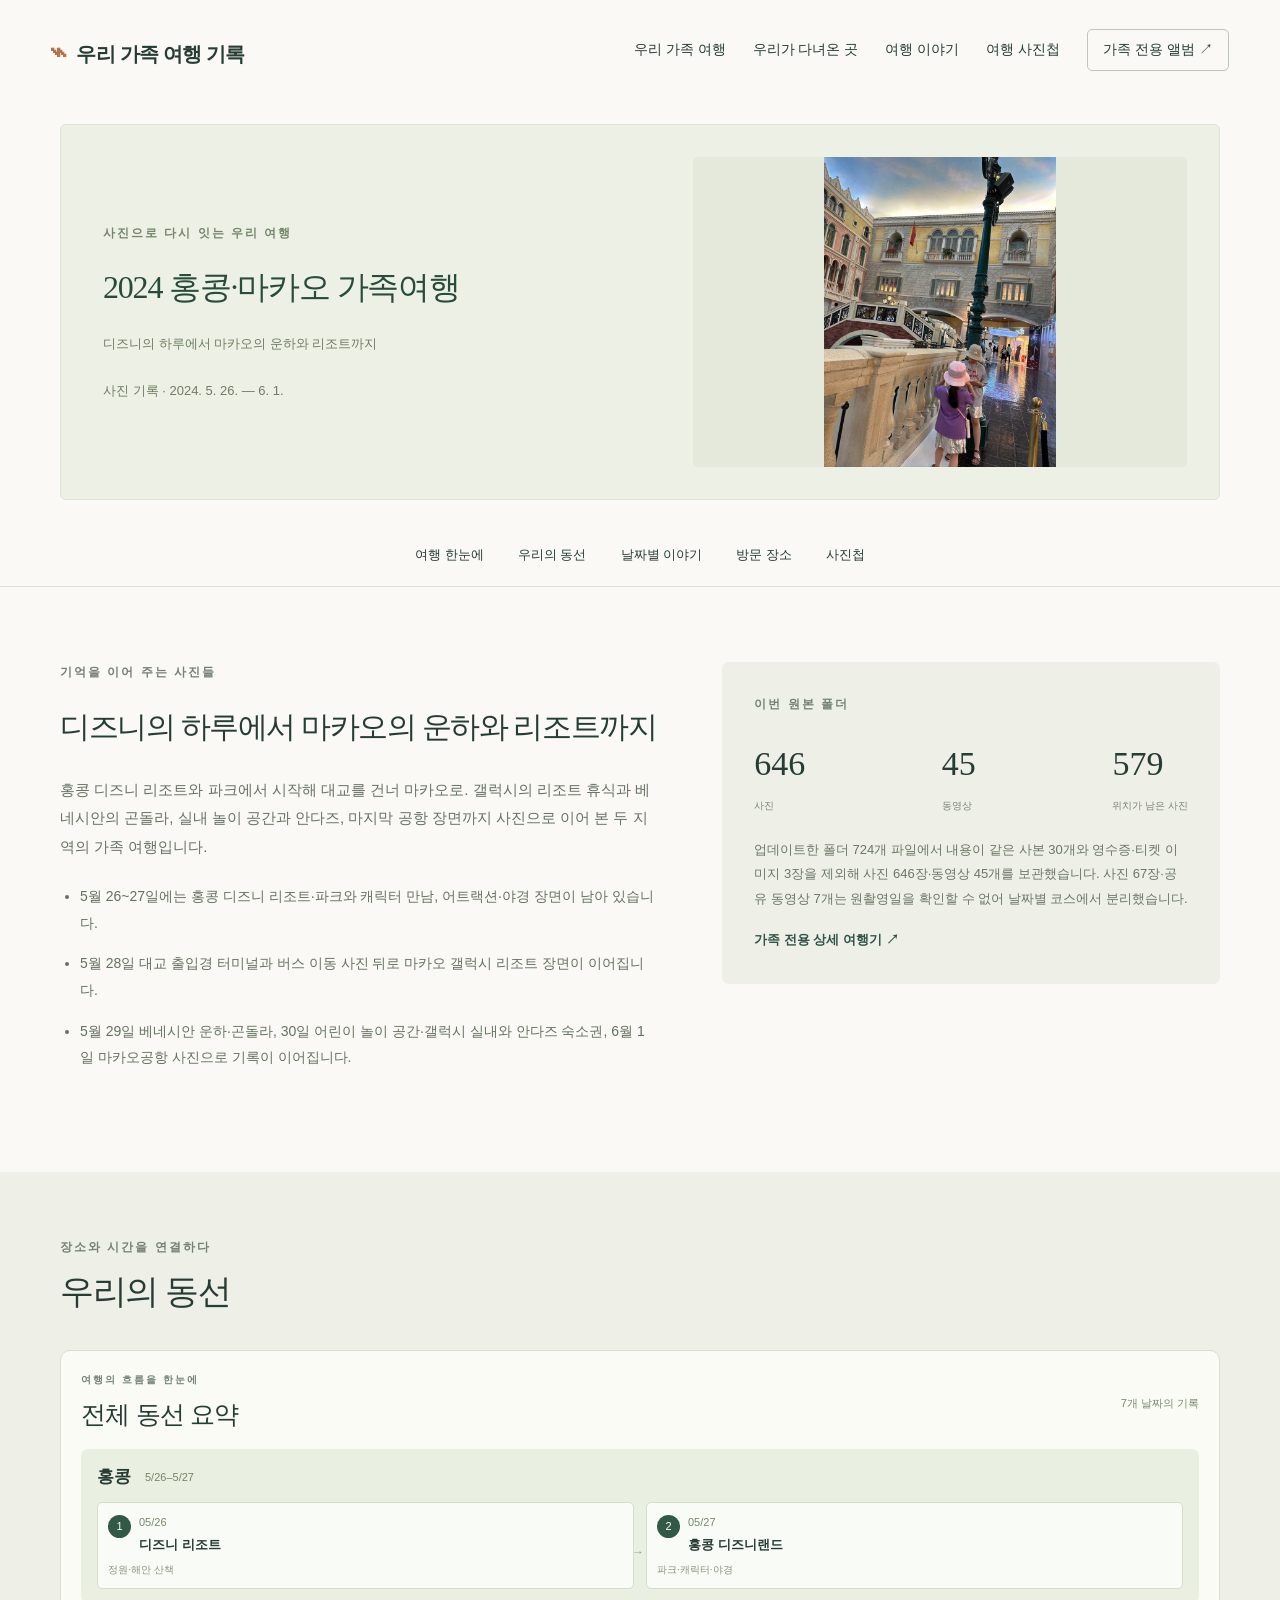
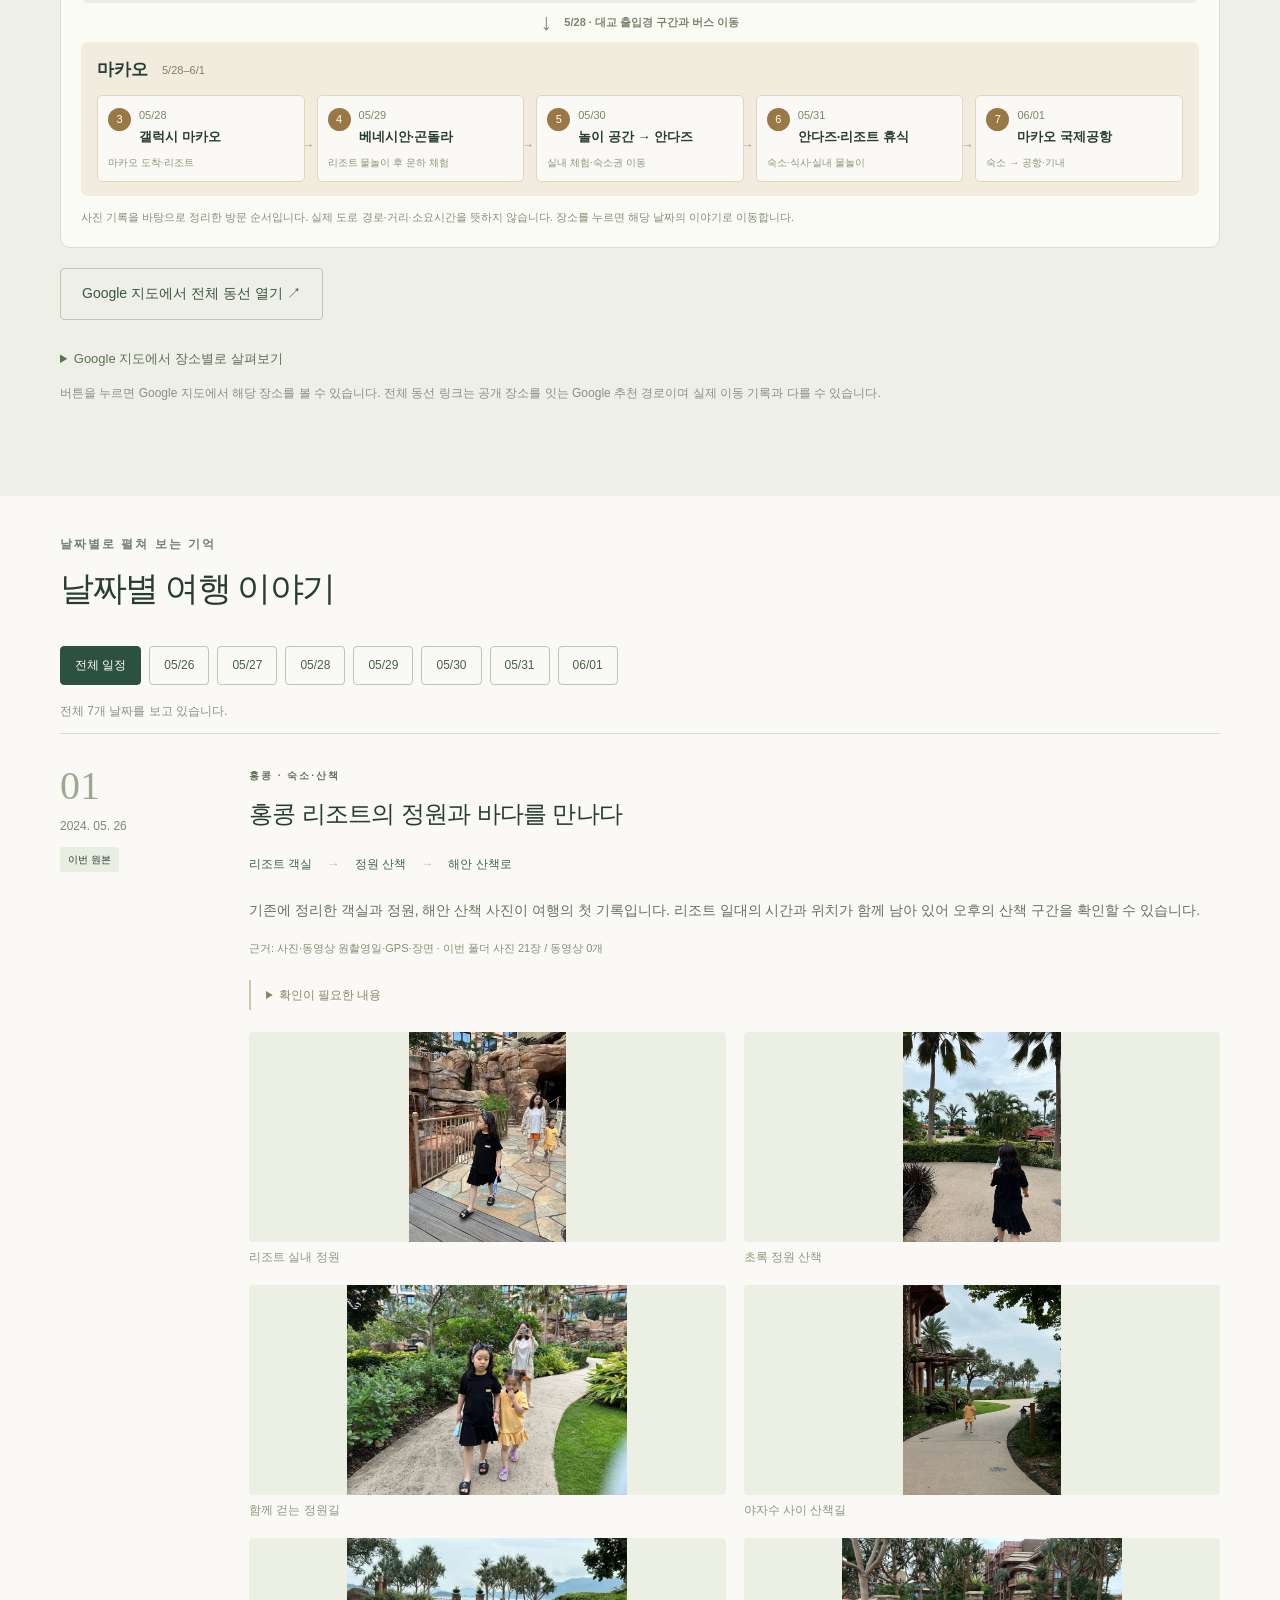
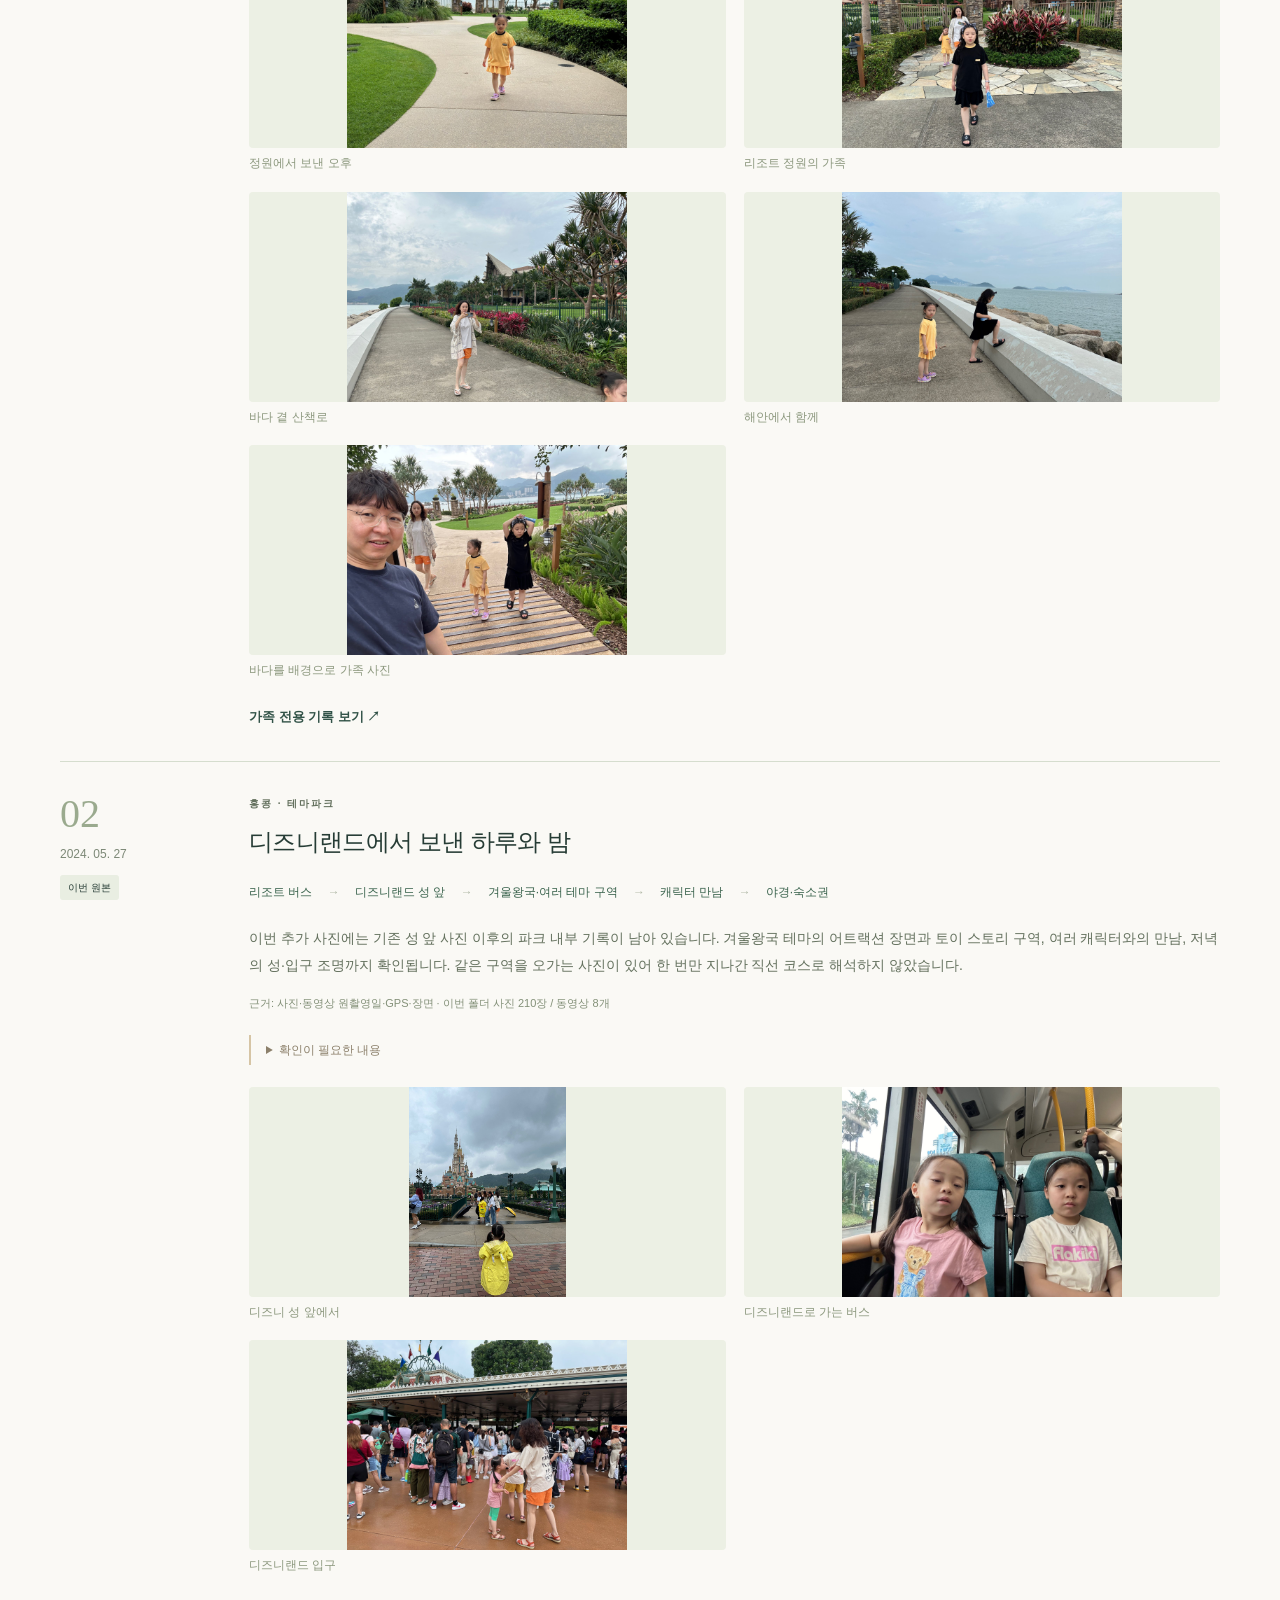
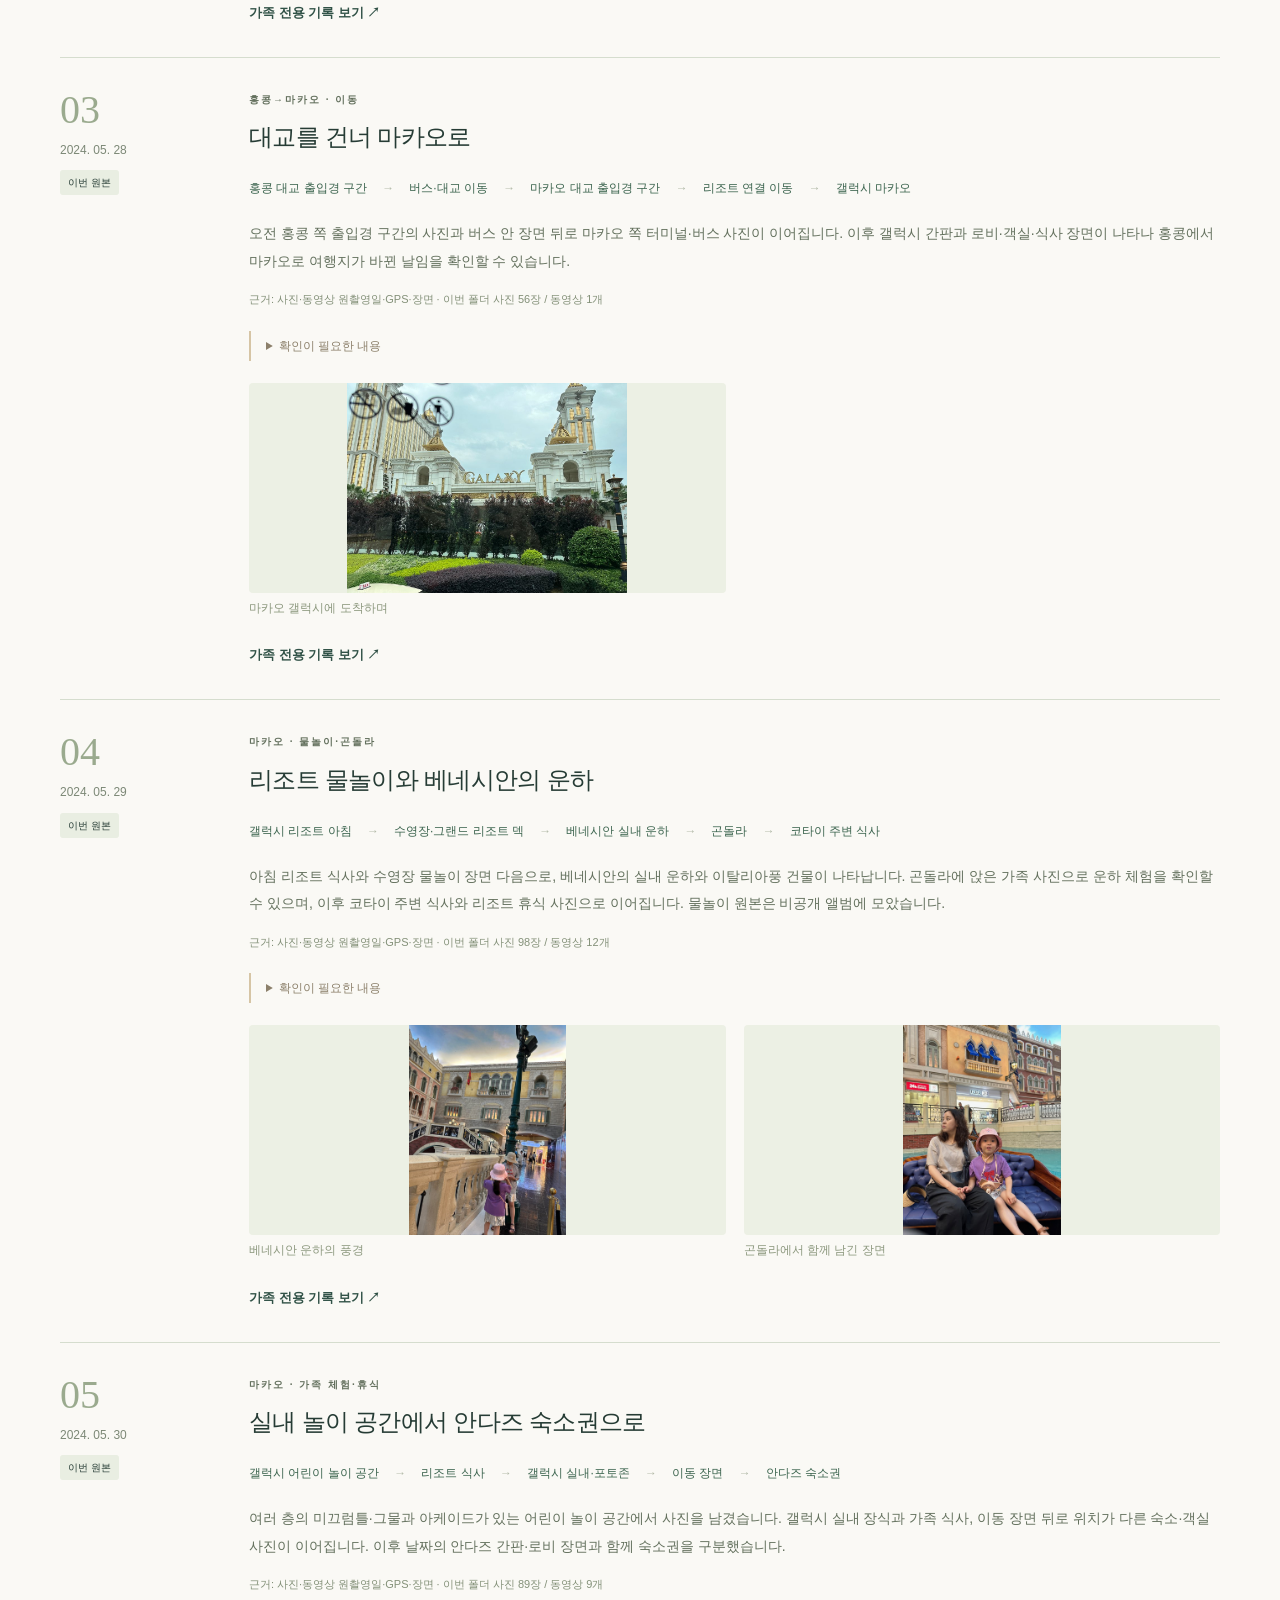
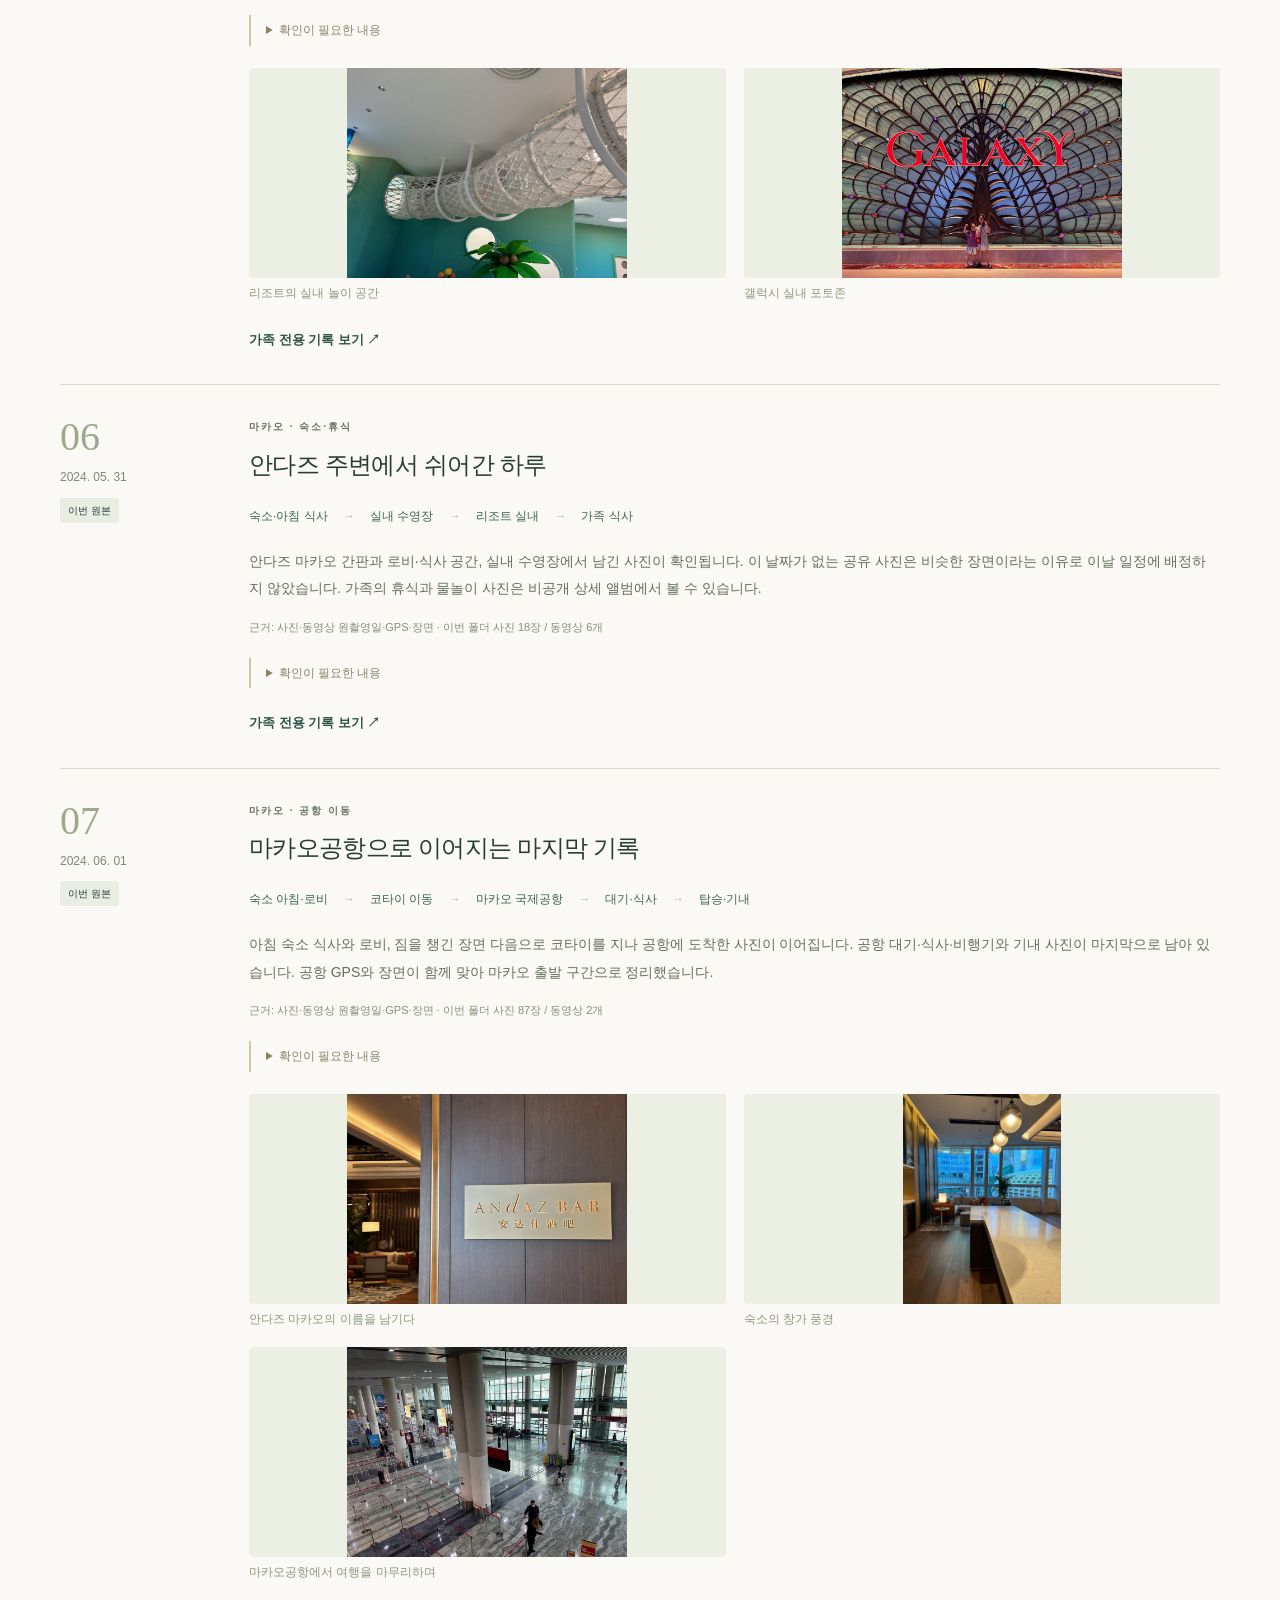
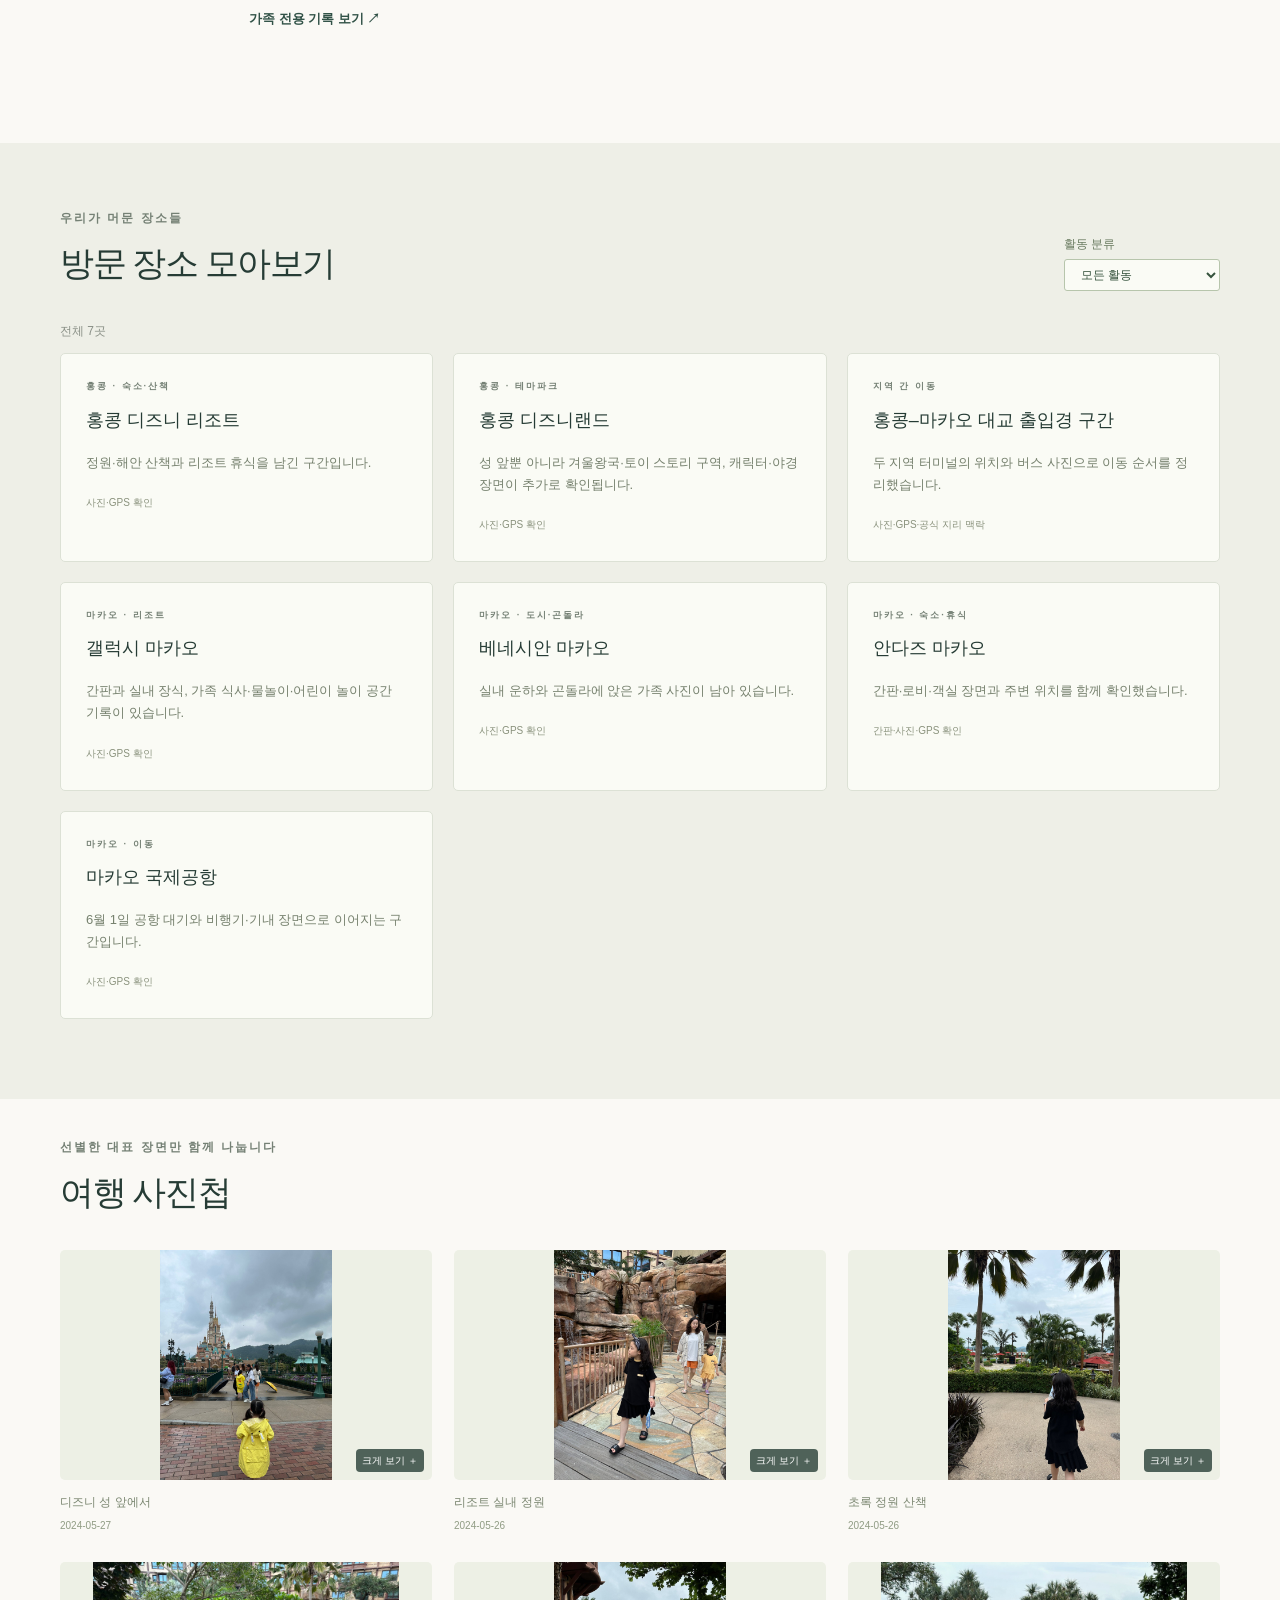
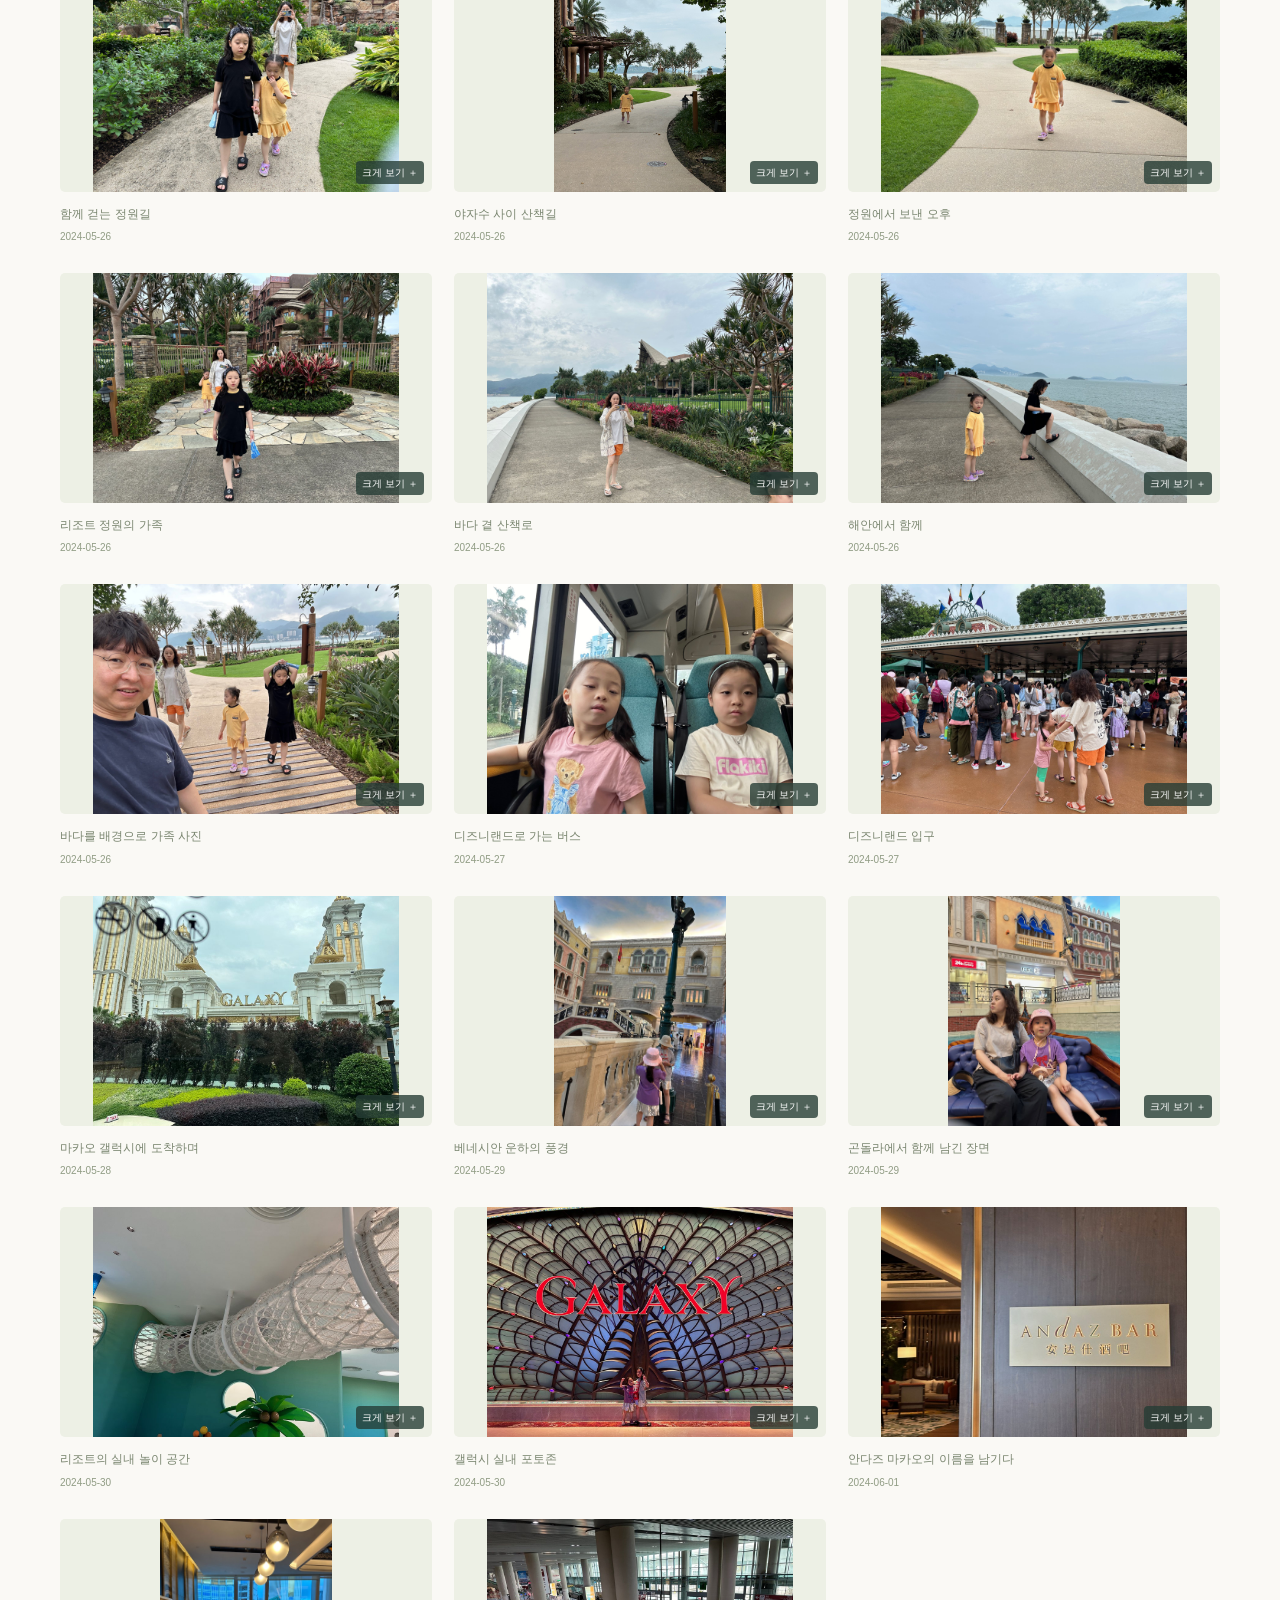
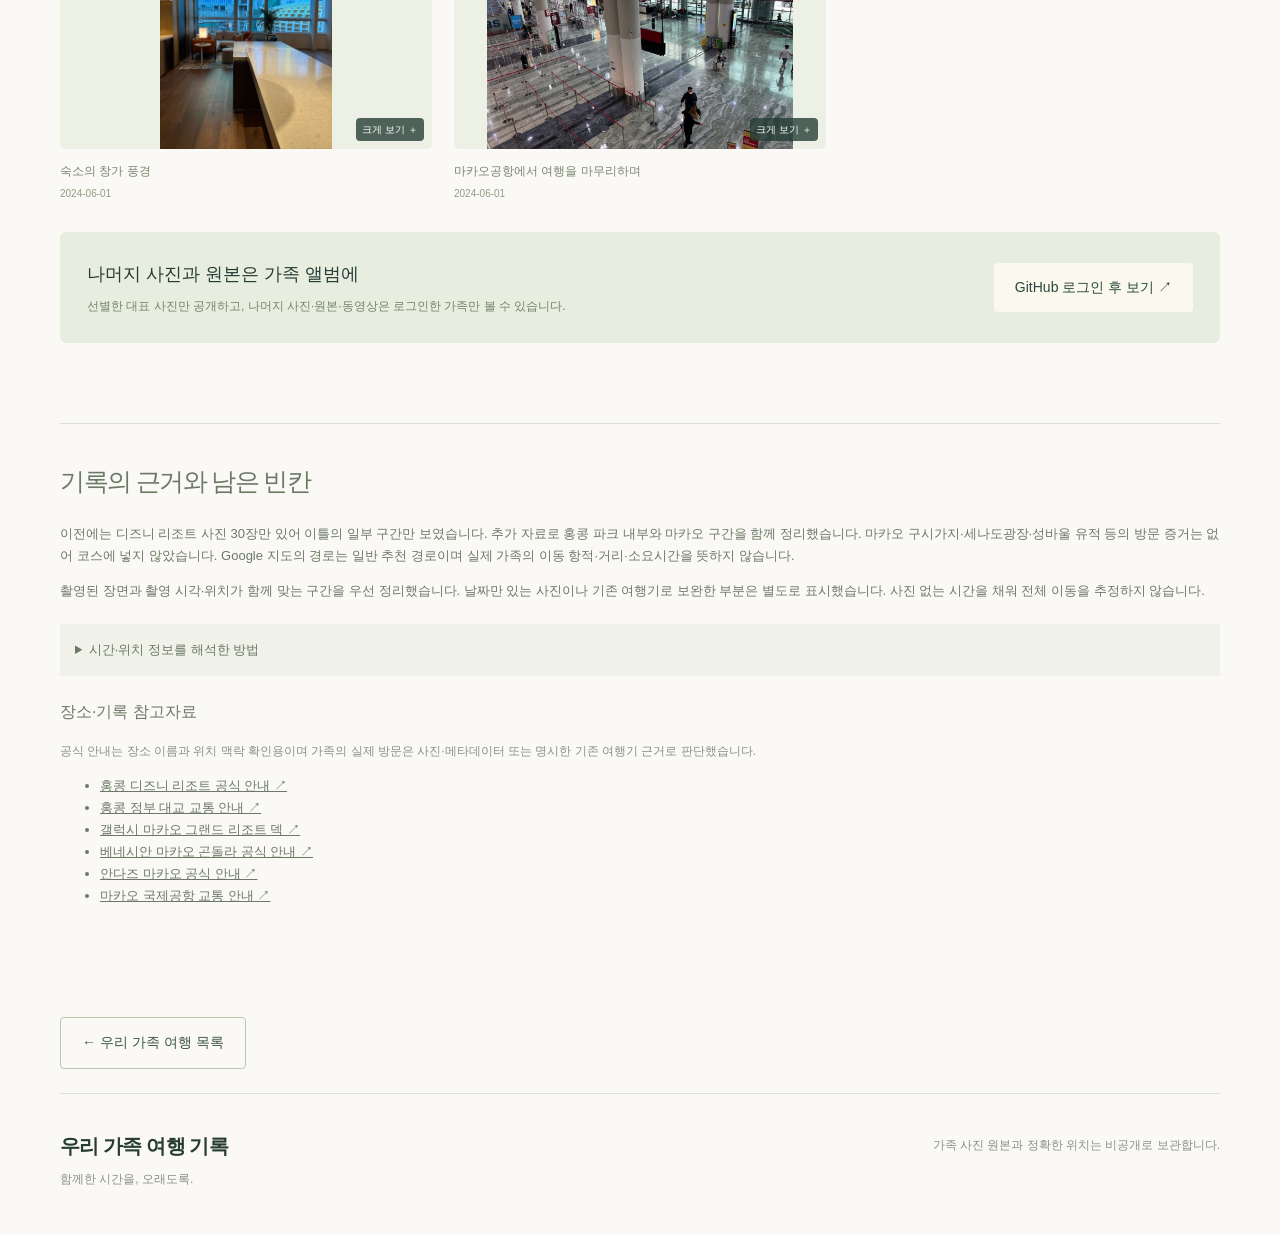
<file: hong-kong-2024.html>
<!doctype html><html lang="ko"><head><meta charset="utf-8"><meta name="viewport" content="width=device-width,initial-scale=1"><meta name="description" content="홍콩 디즈니 리조트와 파크에서 시작해 대교를 건너 마카오로. 갤럭시의 리조트 휴식과 베네시안의 곤돌라, 실내 놀이 공간과 안다즈, 마지막 공항 장면까지 사진으로 이어 본 두 지역의 가족 여행입니다."><meta name="theme-color" content="#234c43"><title>2024 홍콩·마카오 가족여행 | 우리 가족 여행 기록</title><link rel="stylesheet" href="style.css"><link rel="stylesheet" href="travel.css?v=route-overview-4"><script src="app.js" defer></script><script src="travel.js?v=journey-photos-2" defer></script></head><body><a class="skip" href="#main">본문으로 바로가기</a><header><a class="brand" href="index.html#home"><span class="mark" aria-hidden="true">⌁</span>우리 가족 여행 기록</a><button id="menu" aria-expanded="false" aria-controls="nav">메뉴 열기</button><nav id="nav" aria-label="주 메뉴"><a href="index.html#home">우리 가족 여행</a><a href="index.html#places">우리가 다녀온 곳</a><a href="index.html#stories">여행 이야기</a><a href="index.html#photos">여행 사진첩</a><a class="private-link" href="index.html#family">가족 전용 앨범 <span aria-hidden="true">↗</span></a></nav></header>
<main id="main"><section class="hero record-hero selected-photo-hero"><img src="assets/selected/hong-kong-2024/macao-02.jpg" alt="베네시안 마카오의 실내 운하와 가족 여행 풍경" fetchpriority="high"><div class="shade"></div><div class="hero-copy"><p class="eyebrow">사진으로 다시 잇는 우리 여행</p><h1>2024 홍콩·마카오 가족여행</h1><p>디즈니의 하루에서 마카오의 운하와 리조트까지</p><span class="period">사진 기록 · 2024. 5. 26. — 6. 1.</span></div></section><nav class="record-nav" aria-label="여행기 목차"><a href="#overview">여행 한눈에</a><a href="#route">우리의 동선</a><a href="#days">날짜별 이야기</a><a href="#places">방문 장소</a><a href="#album">사진첩</a></nav><section id="overview" class="wrap section record-overview"><div><p class="eyebrow">기억을 이어 주는 사진들</p><h2>디즈니의 하루에서 마카오의 운하와 리조트까지</h2><p class="lead">홍콩 디즈니 리조트와 파크에서 시작해 대교를 건너 마카오로. 갤럭시의 리조트 휴식과 베네시안의 곤돌라, 실내 놀이 공간과 안다즈, 마지막 공항 장면까지 사진으로 이어 본 두 지역의 가족 여행입니다.</p><ul class="summary-list"><li>5월 26~27일에는 홍콩 디즈니 리조트·파크와 캐릭터 만남, 어트랙션·야경 장면이 남아 있습니다.</li><li>5월 28일 대교 출입경 터미널과 버스 이동 사진 뒤로 마카오 갤럭시 리조트 장면이 이어집니다.</li><li>5월 29일 베네시안 운하·곤돌라, 30일 어린이 놀이 공간·갤럭시 실내와 안다즈 숙소권, 6월 1일 마카오공항 사진으로 기록이 이어집니다.</li></ul></div><aside class="record-facts"><p class="eyebrow">이번 원본 폴더</p><div class="stats-row"><strong>646<small>사진</small></strong><strong>45<small>동영상</small></strong><strong>579<small>위치가 남은 사진</small></strong></div><p>업데이트한 폴더 724개 파일에서 내용이 같은 사본 30개와 영수증·티켓 이미지 3장을 제외해 사진 646장·동영상 45개를 보관했습니다. 사진 67장·공유 동영상 7개는 원촬영일을 확인할 수 없어 날짜별 코스에서 분리했습니다.</p><a class="text-link" href="https://github.com/login?return_to=%2Fksangki%2Ffamily-travel-private%2Fblob%2Fmain%2Falbums%2F2024-hong-kong%2Fjourney.md">가족 전용 상세 여행기 ↗</a></aside></section><section id="route" class="story-section"><div class="wrap section"><div class="section-title"><div><p class="eyebrow">장소와 시간을 연결하다</p><h2>우리의 동선</h2></div></div><div class="journey-overview" aria-labelledby="journey-overview-title"><div class="overview-heading"><div><p class="eyebrow">여행의 흐름을 한눈에</p><h3 id="journey-overview-title">전체 동선 요약</h3></div><span>7개 날짜의 기록</span></div><section class="overview-region overview-region-0"><div class="overview-region-heading"><h4>홍콩</h4><span>5/26–5/27</span></div><ol class="overview-stops" style="--stop-count:2"><li><a href="#day-2024-05-26" data-overview-day="2024-05-26"><span class="overview-step" aria-hidden="true">1</span><time datetime="2024-05-26">05/26</time><strong>디즈니 리조트</strong><small>정원·해안 산책</small></a></li><li><a href="#day-2024-05-27" data-overview-day="2024-05-27"><span class="overview-step" aria-hidden="true">2</span><time datetime="2024-05-27">05/27</time><strong>홍콩 디즈니랜드</strong><small>파크·캐릭터·야경</small></a></li></ol></section><div class="overview-transfer"><span aria-hidden="true">↓</span><strong>5/28 · 대교 출입경 구간과 버스 이동</strong></div><section class="overview-region overview-region-1"><div class="overview-region-heading"><h4>마카오</h4><span>5/28–6/1</span></div><ol class="overview-stops" style="--stop-count:5"><li><a href="#day-2024-05-28" data-overview-day="2024-05-28"><span class="overview-step" aria-hidden="true">3</span><time datetime="2024-05-28">05/28</time><strong>갤럭시 마카오</strong><small>마카오 도착·리조트</small></a></li><li><a href="#day-2024-05-29" data-overview-day="2024-05-29"><span class="overview-step" aria-hidden="true">4</span><time datetime="2024-05-29">05/29</time><strong>베네시안·곤돌라</strong><small>리조트 물놀이 후 운하 체험</small></a></li><li><a href="#day-2024-05-30" data-overview-day="2024-05-30"><span class="overview-step" aria-hidden="true">5</span><time datetime="2024-05-30">05/30</time><strong>놀이 공간 → 안다즈</strong><small>실내 체험·숙소권 이동</small></a></li><li><a href="#day-2024-05-31" data-overview-day="2024-05-31"><span class="overview-step" aria-hidden="true">6</span><time datetime="2024-05-31">05/31</time><strong>안다즈·리조트 휴식</strong><small>숙소·식사·실내 물놀이</small></a></li><li><a href="#day-2024-06-01" data-overview-day="2024-06-01"><span class="overview-step" aria-hidden="true">7</span><time datetime="2024-06-01">06/01</time><strong>마카오 국제공항</strong><small>숙소 → 공항·기내</small></a></li></ol></section><p class="overview-note">사진 기록을 바탕으로 정리한 방문 순서입니다. 실제 도로 경로·거리·소요시간을 뜻하지 않습니다. 장소를 누르면 해당 날짜의 이야기로 이동합니다.</p></div><div class="overview-map-action"><a class="button outline" href="https://www.google.com/maps/dir/?api=1&amp;origin=22.313%2C114.043&amp;destination=Macau%20International%20Airport&amp;waypoints=Hong%20Kong-Zhuhai-Macao%20Bridge%20Hong%20Kong%20Port%7CHZMB%20Macau%20Port%7CGalaxy%20Macau%7CThe%20Venetian%20Macao%7CAndaz%20Macau" target="_blank" rel="noopener noreferrer">Google 지도에서 전체 동선 열기 ↗</a></div><details class="google-map-details"><summary>Google 지도에서 장소별로 살펴보기</summary><div class="route-map google-route-map"><iframe id="google-route-map" title="2024 홍콩·마카오 가족여행 Google 지도" src="https://www.google.com/maps?q=22.313%2C114.043&amp;z=14&amp;output=embed&amp;hl=ko" loading="lazy" referrerpolicy="no-referrer-when-downgrade" allowfullscreen></iframe><div class="map-buttons" aria-label="Google 지도에서 장소 선택"><button type="button" data-map-point="0" data-map-src="https://www.google.com/maps?q=22.313%2C114.043&amp;z=14&amp;output=embed&amp;hl=ko" aria-pressed="true">1. 홍콩 디즈니랜드</button><button type="button" data-map-point="1" data-map-src="https://www.google.com/maps?q=Hong%20Kong-Zhuhai-Macao%20Bridge%20Hong%20Kong%20Port&amp;z=14&amp;output=embed&amp;hl=ko" aria-pressed="false">2. Hong Kong-Zhuhai-Macao Bridge Hong Kong Port</button><button type="button" data-map-point="2" data-map-src="https://www.google.com/maps?q=HZMB%20Macau%20Port&amp;z=14&amp;output=embed&amp;hl=ko" aria-pressed="false">3. HZMB Macau Port</button><button type="button" data-map-point="3" data-map-src="https://www.google.com/maps?q=Galaxy%20Macau&amp;z=14&amp;output=embed&amp;hl=ko" aria-pressed="false">4. Galaxy Macau</button><button type="button" data-map-point="4" data-map-src="https://www.google.com/maps?q=The%20Venetian%20Macao&amp;z=14&amp;output=embed&amp;hl=ko" aria-pressed="false">5. The Venetian Macao</button><button type="button" data-map-point="5" data-map-src="https://www.google.com/maps?q=Andaz%20Macau&amp;z=14&amp;output=embed&amp;hl=ko" aria-pressed="false">6. Andaz Macau</button><button type="button" data-map-point="6" data-map-src="https://www.google.com/maps?q=Macau%20International%20Airport&amp;z=14&amp;output=embed&amp;hl=ko" aria-pressed="false">7. Macau International Airport</button></div><p id="map-selection" aria-live="polite">1. 홍콩 디즈니랜드 · Google 지도</p><div class="google-place-links"><a href="https://www.google.com/maps/search/?api=1&amp;query=22.313%2C114.043" target="_blank" rel="noopener noreferrer">홍콩 디즈니랜드 ↗</a><a href="https://www.google.com/maps/search/?api=1&amp;query=Hong%20Kong-Zhuhai-Macao%20Bridge%20Hong%20Kong%20Port" target="_blank" rel="noopener noreferrer">Hong Kong-Zhuhai-Macao Bridge Hong Kong Port ↗</a><a href="https://www.google.com/maps/search/?api=1&amp;query=HZMB%20Macau%20Port" target="_blank" rel="noopener noreferrer">HZMB Macau Port ↗</a><a href="https://www.google.com/maps/search/?api=1&amp;query=Galaxy%20Macau" target="_blank" rel="noopener noreferrer">Galaxy Macau ↗</a><a href="https://www.google.com/maps/search/?api=1&amp;query=The%20Venetian%20Macao" target="_blank" rel="noopener noreferrer">The Venetian Macao ↗</a><a href="https://www.google.com/maps/search/?api=1&amp;query=Andaz%20Macau" target="_blank" rel="noopener noreferrer">Andaz Macau ↗</a><a href="https://www.google.com/maps/search/?api=1&amp;query=Macau%20International%20Airport" target="_blank" rel="noopener noreferrer">Macau International Airport ↗</a></div><div class="map-actions"><p class="note">지도가 보이지 않으면 위 장소 링크로 Google 지도를 열어 주세요.</p></div></div></details><p class="note">버튼을 누르면 Google 지도에서 해당 장소를 볼 수 있습니다. 전체 동선 링크는 공개 장소를 잇는 Google 추천 경로이며 실제 이동 기록과 다를 수 있습니다.</p></div></section><section id="days" class="wrap section"><div class="section-title"><div><p class="eyebrow">날짜별로 펼쳐 보는 기억</p><h2>날짜별 여행 이야기</h2></div></div><div class="day-filters" aria-label="여행 날짜 선택"><button type="button" data-day-filter="all" aria-pressed="true">전체 일정</button><button type="button" data-day-filter="2024-05-26" aria-pressed="false">05/26</button><button type="button" data-day-filter="2024-05-27" aria-pressed="false">05/27</button><button type="button" data-day-filter="2024-05-28" aria-pressed="false">05/28</button><button type="button" data-day-filter="2024-05-29" aria-pressed="false">05/29</button><button type="button" data-day-filter="2024-05-30" aria-pressed="false">05/30</button><button type="button" data-day-filter="2024-05-31" aria-pressed="false">05/31</button><button type="button" data-day-filter="2024-06-01" aria-pressed="false">06/01</button></div><p id="day-filter-status" class="note" aria-live="polite">전체 7개 날짜를 보고 있습니다.</p><div class="days-list"><article class="day-card" id="day-2024-05-26" data-record-day="2024-05-26"><div class="day-side"><span class="day-index">01</span><time datetime="2024-05-26">2024. 05. 26</time><span class="evidence-badge">이번 원본</span></div><div class="day-body"><p class="eyebrow">홍콩 · 숙소·산책</p><h3>홍콩 리조트의 정원과 바다를 만나다</h3><ol class="stop-list"><li>리조트 객실</li><li>정원 산책</li><li>해안 산책로</li></ol><p>기존에 정리한 객실과 정원, 해안 산책 사진이 여행의 첫 기록입니다. 리조트 일대의 시간과 위치가 함께 남아 있어 오후의 산책 구간을 확인할 수 있습니다.</p><p class="evidence-detail">근거: 사진·동영상 원촬영일·GPS·장면 · 이번 폴더 사진 21장 / 동영상 0개</p><details><summary>확인이 필요한 내용</summary><p>입국일·항공편과 전체 여행 시작 시각은 이 사진들만으로 확인하지 않았습니다.</p></details><div class="day-scenes"><figure class="day-scene"><button class="gallery-photo" data-src="assets/selected/hong-kong-2024/curated-02.jpg" data-caption="리조트 실내 정원" aria-label="리조트 실내 정원 사진 크게 보기"><img src="assets/selected/hong-kong-2024/curated-02.jpg" alt="리조트 실내 정원" loading="lazy"></button><figcaption>리조트 실내 정원</figcaption></figure><figure class="day-scene"><button class="gallery-photo" data-src="assets/selected/hong-kong-2024/curated-03.jpg" data-caption="초록 정원 산책" aria-label="초록 정원 산책 사진 크게 보기"><img src="assets/selected/hong-kong-2024/curated-03.jpg" alt="초록 정원 산책" loading="lazy"></button><figcaption>초록 정원 산책</figcaption></figure><figure class="day-scene"><button class="gallery-photo" data-src="assets/selected/hong-kong-2024/curated-04.jpg" data-caption="함께 걷는 정원길" aria-label="함께 걷는 정원길 사진 크게 보기"><img src="assets/selected/hong-kong-2024/curated-04.jpg" alt="함께 걷는 정원길" loading="lazy"></button><figcaption>함께 걷는 정원길</figcaption></figure><figure class="day-scene"><button class="gallery-photo" data-src="assets/selected/hong-kong-2024/curated-05.jpg" data-caption="야자수 사이 산책길" aria-label="야자수 사이 산책길 사진 크게 보기"><img src="assets/selected/hong-kong-2024/curated-05.jpg" alt="야자수 사이 산책길" loading="lazy"></button><figcaption>야자수 사이 산책길</figcaption></figure><figure class="day-scene"><button class="gallery-photo" data-src="assets/selected/hong-kong-2024/curated-06.jpg" data-caption="정원에서 보낸 오후" aria-label="정원에서 보낸 오후 사진 크게 보기"><img src="assets/selected/hong-kong-2024/curated-06.jpg" alt="정원에서 보낸 오후" loading="lazy"></button><figcaption>정원에서 보낸 오후</figcaption></figure><figure class="day-scene"><button class="gallery-photo" data-src="assets/selected/hong-kong-2024/curated-07.jpg" data-caption="리조트 정원의 가족" aria-label="리조트 정원의 가족 사진 크게 보기"><img src="assets/selected/hong-kong-2024/curated-07.jpg" alt="리조트 정원의 가족" loading="lazy"></button><figcaption>리조트 정원의 가족</figcaption></figure><figure class="day-scene"><button class="gallery-photo" data-src="assets/selected/hong-kong-2024/curated-08.jpg" data-caption="바다 곁 산책로" aria-label="바다 곁 산책로 사진 크게 보기"><img src="assets/selected/hong-kong-2024/curated-08.jpg" alt="바다 곁 산책로" loading="lazy"></button><figcaption>바다 곁 산책로</figcaption></figure><figure class="day-scene"><button class="gallery-photo" data-src="assets/selected/hong-kong-2024/curated-09.jpg" data-caption="해안에서 함께" aria-label="해안에서 함께 사진 크게 보기"><img src="assets/selected/hong-kong-2024/curated-09.jpg" alt="해안에서 함께" loading="lazy"></button><figcaption>해안에서 함께</figcaption></figure><figure class="day-scene"><button class="gallery-photo" data-src="assets/selected/hong-kong-2024/curated-10.jpg" data-caption="바다를 배경으로 가족 사진" aria-label="바다를 배경으로 가족 사진 사진 크게 보기"><img src="assets/selected/hong-kong-2024/curated-10.jpg" alt="바다를 배경으로 가족 사진" loading="lazy"></button><figcaption>바다를 배경으로 가족 사진</figcaption></figure></div><a class="text-link" href="https://github.com/login?return_to=%2Fksangki%2Ffamily-travel-private%2Fblob%2Fmain%2Falbums%2F2024-hong-kong%2Fdate-2024-05-26.md">가족 전용 기록 보기 ↗</a></div></article><article class="day-card" id="day-2024-05-27" data-record-day="2024-05-27"><div class="day-side"><span class="day-index">02</span><time datetime="2024-05-27">2024. 05. 27</time><span class="evidence-badge">이번 원본</span></div><div class="day-body"><p class="eyebrow">홍콩 · 테마파크</p><h3>디즈니랜드에서 보낸 하루와 밤</h3><ol class="stop-list"><li>리조트 버스</li><li>디즈니랜드 성 앞</li><li>겨울왕국·여러 테마 구역</li><li>캐릭터 만남</li><li>야경·숙소권</li></ol><p>이번 추가 사진에는 기존 성 앞 사진 이후의 파크 내부 기록이 남아 있습니다. 겨울왕국 테마의 어트랙션 장면과 토이 스토리 구역, 여러 캐릭터와의 만남, 저녁의 성·입구 조명까지 확인됩니다. 같은 구역을 오가는 사진이 있어 한 번만 지나간 직선 코스로 해석하지 않았습니다.</p><p class="evidence-detail">근거: 사진·동영상 원촬영일·GPS·장면 · 이번 폴더 사진 210장 / 동영상 8개</p><details><summary>확인이 필요한 내용</summary><p>놀이기구 전체 탑승 목록과 대기시간은 단정하지 않습니다. 식별되는 장면과 위치가 있는 구간만 정리했습니다.</p></details><div class="day-scenes"><figure class="day-scene"><button class="gallery-photo" data-src="assets/selected/hong-kong-2024/curated-01.jpg" data-caption="디즈니 성 앞에서" aria-label="디즈니 성 앞에서 사진 크게 보기"><img src="assets/selected/hong-kong-2024/curated-01.jpg" alt="디즈니 성 앞에서" loading="lazy"></button><figcaption>디즈니 성 앞에서</figcaption></figure><figure class="day-scene"><button class="gallery-photo" data-src="assets/selected/hong-kong-2024/curated-11.jpg" data-caption="디즈니랜드로 가는 버스" aria-label="디즈니랜드로 가는 버스 사진 크게 보기"><img src="assets/selected/hong-kong-2024/curated-11.jpg" alt="디즈니랜드로 가는 버스" loading="lazy"></button><figcaption>디즈니랜드로 가는 버스</figcaption></figure><figure class="day-scene"><button class="gallery-photo" data-src="assets/selected/hong-kong-2024/curated-12.jpg" data-caption="디즈니랜드 입구" aria-label="디즈니랜드 입구 사진 크게 보기"><img src="assets/selected/hong-kong-2024/curated-12.jpg" alt="디즈니랜드 입구" loading="lazy"></button><figcaption>디즈니랜드 입구</figcaption></figure></div><a class="text-link" href="https://github.com/login?return_to=%2Fksangki%2Ffamily-travel-private%2Fblob%2Fmain%2Falbums%2F2024-hong-kong%2Fdate-2024-05-27.md">가족 전용 기록 보기 ↗</a></div></article><article class="day-card" id="day-2024-05-28" data-record-day="2024-05-28"><div class="day-side"><span class="day-index">03</span><time datetime="2024-05-28">2024. 05. 28</time><span class="evidence-badge">이번 원본</span></div><div class="day-body"><p class="eyebrow">홍콩→마카오 · 이동</p><h3>대교를 건너 마카오로</h3><ol class="stop-list"><li>홍콩 대교 출입경 구간</li><li>버스·대교 이동</li><li>마카오 대교 출입경 구간</li><li>리조트 연결 이동</li><li>갤럭시 마카오</li></ol><p>오전 홍콩 쪽 출입경 구간의 사진과 버스 안 장면 뒤로 마카오 쪽 터미널·버스 사진이 이어집니다. 이후 갤럭시 간판과 로비·객실·식사 장면이 나타나 홍콩에서 마카오로 여행지가 바뀐 날임을 확인할 수 있습니다.</p><p class="evidence-detail">근거: 사진·동영상 원촬영일·GPS·장면 · 이번 폴더 사진 56장 / 동영상 1개</p><details><summary>확인이 필요한 내용</summary><p>터미널과 버스 이동은 사진·GPS로 확인했으나 세부 노선번호·교통비·모든 환승을 복원하지 않았습니다. 대교 경로와 일반 교통 안내는 참고용입니다.</p></details><div class="day-scenes"><figure class="day-scene"><button class="gallery-photo" data-src="assets/selected/hong-kong-2024/macao-01.jpg" data-caption="마카오 갤럭시에 도착하며" aria-label="마카오 갤럭시에 도착하며 사진 크게 보기"><img src="assets/selected/hong-kong-2024/macao-01.jpg" alt="마카오 갤럭시에 도착하며" loading="lazy"></button><figcaption>마카오 갤럭시에 도착하며</figcaption></figure></div><a class="text-link" href="https://github.com/login?return_to=%2Fksangki%2Ffamily-travel-private%2Fblob%2Fmain%2Falbums%2F2024-hong-kong%2Fdate-2024-05-28.md">가족 전용 기록 보기 ↗</a></div></article><article class="day-card" id="day-2024-05-29" data-record-day="2024-05-29"><div class="day-side"><span class="day-index">04</span><time datetime="2024-05-29">2024. 05. 29</time><span class="evidence-badge">이번 원본</span></div><div class="day-body"><p class="eyebrow">마카오 · 물놀이·곤돌라</p><h3>리조트 물놀이와 베네시안의 운하</h3><ol class="stop-list"><li>갤럭시 리조트 아침</li><li>수영장·그랜드 리조트 덱</li><li>베네시안 실내 운하</li><li>곤돌라</li><li>코타이 주변 식사</li></ol><p>아침 리조트 식사와 수영장 물놀이 장면 다음으로, 베네시안의 실내 운하와 이탈리아풍 건물이 나타납니다. 곤돌라에 앉은 가족 사진으로 운하 체험을 확인할 수 있으며, 이후 코타이 주변 식사와 리조트 휴식 사진으로 이어집니다. 물놀이 원본은 비공개 앨범에 모았습니다.</p><p class="evidence-detail">근거: 사진·동영상 원촬영일·GPS·장면 · 이번 폴더 사진 98장 / 동영상 12개</p><details><summary>확인이 필요한 내용</summary><p>정확한 입장권 종류·곤돌라 운행시간·객실 번호와 식당의 확정 명칭은 표시하지 않았습니다.</p></details><div class="day-scenes"><figure class="day-scene"><button class="gallery-photo" data-src="assets/selected/hong-kong-2024/macao-02.jpg" data-caption="베네시안 운하의 풍경" aria-label="베네시안 운하의 풍경 사진 크게 보기"><img src="assets/selected/hong-kong-2024/macao-02.jpg" alt="베네시안 운하의 풍경" loading="lazy"></button><figcaption>베네시안 운하의 풍경</figcaption></figure><figure class="day-scene"><button class="gallery-photo" data-src="assets/selected/hong-kong-2024/macao-03.jpg" data-caption="곤돌라에서 함께 남긴 장면" aria-label="곤돌라에서 함께 남긴 장면 사진 크게 보기"><img src="assets/selected/hong-kong-2024/macao-03.jpg" alt="곤돌라에서 함께 남긴 장면" loading="lazy"></button><figcaption>곤돌라에서 함께 남긴 장면</figcaption></figure></div><a class="text-link" href="https://github.com/login?return_to=%2Fksangki%2Ffamily-travel-private%2Fblob%2Fmain%2Falbums%2F2024-hong-kong%2Fdate-2024-05-29.md">가족 전용 기록 보기 ↗</a></div></article><article class="day-card" id="day-2024-05-30" data-record-day="2024-05-30"><div class="day-side"><span class="day-index">05</span><time datetime="2024-05-30">2024. 05. 30</time><span class="evidence-badge">이번 원본</span></div><div class="day-body"><p class="eyebrow">마카오 · 가족 체험·휴식</p><h3>실내 놀이 공간에서 안다즈 숙소권으로</h3><ol class="stop-list"><li>갤럭시 어린이 놀이 공간</li><li>리조트 식사</li><li>갤럭시 실내·포토존</li><li>이동 장면</li><li>안다즈 숙소권</li></ol><p>여러 층의 미끄럼틀·그물과 아케이드가 있는 어린이 놀이 공간에서 사진을 남겼습니다. 갤럭시 실내 장식과 가족 식사, 이동 장면 뒤로 위치가 다른 숙소·객실 사진이 이어집니다. 이후 날짜의 안다즈 간판·로비 장면과 함께 숙소권을 구분했습니다.</p><p class="evidence-detail">근거: 사진·동영상 원촬영일·GPS·장면 · 이번 폴더 사진 89장 / 동영상 9개</p><details><summary>확인이 필요한 내용</summary><p>놀이 공간의 정확한 시설명과 호텔 체크인 시각은 확정하지 않았습니다. 스튜디오시티 등 다른 리조트 시설로 임의 지정하지 않았습니다.</p></details><div class="day-scenes"><figure class="day-scene"><button class="gallery-photo" data-src="assets/selected/hong-kong-2024/macao-04.jpg" data-caption="리조트의 실내 놀이 공간" aria-label="리조트의 실내 놀이 공간 사진 크게 보기"><img src="assets/selected/hong-kong-2024/macao-04.jpg" alt="리조트의 실내 놀이 공간" loading="lazy"></button><figcaption>리조트의 실내 놀이 공간</figcaption></figure><figure class="day-scene"><button class="gallery-photo" data-src="assets/selected/hong-kong-2024/macao-05.jpg" data-caption="갤럭시 실내 포토존" aria-label="갤럭시 실내 포토존 사진 크게 보기"><img src="assets/selected/hong-kong-2024/macao-05.jpg" alt="갤럭시 실내 포토존" loading="lazy"></button><figcaption>갤럭시 실내 포토존</figcaption></figure></div><a class="text-link" href="https://github.com/login?return_to=%2Fksangki%2Ffamily-travel-private%2Fblob%2Fmain%2Falbums%2F2024-hong-kong%2Fdate-2024-05-30.md">가족 전용 기록 보기 ↗</a></div></article><article class="day-card" id="day-2024-05-31" data-record-day="2024-05-31"><div class="day-side"><span class="day-index">06</span><time datetime="2024-05-31">2024. 05. 31</time><span class="evidence-badge">이번 원본</span></div><div class="day-body"><p class="eyebrow">마카오 · 숙소·휴식</p><h3>안다즈 주변에서 쉬어간 하루</h3><ol class="stop-list"><li>숙소·아침 식사</li><li>실내 수영장</li><li>리조트 실내</li><li>가족 식사</li></ol><p>안다즈 마카오 간판과 로비·식사 공간, 실내 수영장에서 남긴 사진이 확인됩니다. 이 날짜가 없는 공유 사진은 비슷한 장면이라는 이유로 이날 일정에 배정하지 않았습니다. 가족의 휴식과 물놀이 사진은 비공개 상세 앨범에서 볼 수 있습니다.</p><p class="evidence-detail">근거: 사진·동영상 원촬영일·GPS·장면 · 이번 폴더 사진 18장 / 동영상 6개</p><details><summary>확인이 필요한 내용</summary><p>공유·내보내기 날짜를 촬영일로 사용하지 않습니다. 이름이 확인되지 않은 개별 식당은 리조트 식사 장면으로만 기록합니다.</p></details><a class="text-link" href="https://github.com/login?return_to=%2Fksangki%2Ffamily-travel-private%2Fblob%2Fmain%2Falbums%2F2024-hong-kong%2Fdate-2024-05-31.md">가족 전용 기록 보기 ↗</a></div></article><article class="day-card" id="day-2024-06-01" data-record-day="2024-06-01"><div class="day-side"><span class="day-index">07</span><time datetime="2024-06-01">2024. 06. 01</time><span class="evidence-badge">이번 원본</span></div><div class="day-body"><p class="eyebrow">마카오 · 공항 이동</p><h3>마카오공항으로 이어지는 마지막 기록</h3><ol class="stop-list"><li>숙소 아침·로비</li><li>코타이 이동</li><li>마카오 국제공항</li><li>대기·식사</li><li>탑승·기내</li></ol><p>아침 숙소 식사와 로비, 짐을 챙긴 장면 다음으로 코타이를 지나 공항에 도착한 사진이 이어집니다. 공항 대기·식사·비행기와 기내 사진이 마지막으로 남아 있습니다. 공항 GPS와 장면이 함께 맞아 마카오 출발 구간으로 정리했습니다.</p><p class="evidence-detail">근거: 사진·동영상 원촬영일·GPS·장면 · 이번 폴더 사진 87장 / 동영상 2개</p><details><summary>확인이 필요한 내용</summary><p>정확한 귀국 항공편과 실제 도착·귀가 시각은 단정하지 않았습니다.</p></details><div class="day-scenes"><figure class="day-scene"><button class="gallery-photo" data-src="assets/selected/hong-kong-2024/macao-06.jpg" data-caption="안다즈 마카오의 이름을 남기다" aria-label="안다즈 마카오의 이름을 남기다 사진 크게 보기"><img src="assets/selected/hong-kong-2024/macao-06.jpg" alt="안다즈 마카오의 이름을 남기다" loading="lazy"></button><figcaption>안다즈 마카오의 이름을 남기다</figcaption></figure><figure class="day-scene"><button class="gallery-photo" data-src="assets/selected/hong-kong-2024/macao-07.jpg" data-caption="숙소의 창가 풍경" aria-label="숙소의 창가 풍경 사진 크게 보기"><img src="assets/selected/hong-kong-2024/macao-07.jpg" alt="숙소의 창가 풍경" loading="lazy"></button><figcaption>숙소의 창가 풍경</figcaption></figure><figure class="day-scene"><button class="gallery-photo" data-src="assets/selected/hong-kong-2024/macao-08.jpg" data-caption="마카오공항에서 여행을 마무리하며" aria-label="마카오공항에서 여행을 마무리하며 사진 크게 보기"><img src="assets/selected/hong-kong-2024/macao-08.jpg" alt="마카오공항에서 여행을 마무리하며" loading="lazy"></button><figcaption>마카오공항에서 여행을 마무리하며</figcaption></figure></div><a class="text-link" href="https://github.com/login?return_to=%2Fksangki%2Ffamily-travel-private%2Fblob%2Fmain%2Falbums%2F2024-hong-kong%2Fdate-2024-06-01.md">가족 전용 기록 보기 ↗</a></div></article></div></section><section id="places" class="story-section"><div class="wrap section"><div class="section-title"><div><p class="eyebrow">우리가 머문 장소들</p><h2>방문 장소 모아보기</h2></div><label class="category-control">활동 분류 <select id="category-filter"><option value="all">모든 활동</option><option value="홍콩 · 숙소·산책">홍콩 · 숙소·산책</option><option value="홍콩 · 테마파크">홍콩 · 테마파크</option><option value="지역 간 이동">지역 간 이동</option><option value="마카오 · 리조트">마카오 · 리조트</option><option value="마카오 · 도시·곤돌라">마카오 · 도시·곤돌라</option><option value="마카오 · 숙소·휴식">마카오 · 숙소·휴식</option><option value="마카오 · 이동">마카오 · 이동</option></select></label></div><p id="place-filter-status" class="note" aria-live="polite">전체 7곳</p><div class="places-grid"><article class="place-card" data-place-category="홍콩 · 숙소·산책"><span class="eyebrow">홍콩 · 숙소·산책</span><h3>홍콩 디즈니 리조트</h3><p>정원·해안 산책과 리조트 휴식을 남긴 구간입니다.</p><span class="place-evidence">사진·GPS 확인</span></article><article class="place-card" data-place-category="홍콩 · 테마파크"><span class="eyebrow">홍콩 · 테마파크</span><h3>홍콩 디즈니랜드</h3><p>성 앞뿐 아니라 겨울왕국·토이 스토리 구역, 캐릭터·야경 장면이 추가로 확인됩니다.</p><span class="place-evidence">사진·GPS 확인</span></article><article class="place-card" data-place-category="지역 간 이동"><span class="eyebrow">지역 간 이동</span><h3>홍콩–마카오 대교 출입경 구간</h3><p>두 지역 터미널의 위치와 버스 사진으로 이동 순서를 정리했습니다.</p><span class="place-evidence">사진·GPS·공식 지리 맥락</span></article><article class="place-card" data-place-category="마카오 · 리조트"><span class="eyebrow">마카오 · 리조트</span><h3>갤럭시 마카오</h3><p>간판과 실내 장식, 가족 식사·물놀이·어린이 놀이 공간 기록이 있습니다.</p><span class="place-evidence">사진·GPS 확인</span></article><article class="place-card" data-place-category="마카오 · 도시·곤돌라"><span class="eyebrow">마카오 · 도시·곤돌라</span><h3>베네시안 마카오</h3><p>실내 운하와 곤돌라에 앉은 가족 사진이 남아 있습니다.</p><span class="place-evidence">사진·GPS 확인</span></article><article class="place-card" data-place-category="마카오 · 숙소·휴식"><span class="eyebrow">마카오 · 숙소·휴식</span><h3>안다즈 마카오</h3><p>간판·로비·객실 장면과 주변 위치를 함께 확인했습니다.</p><span class="place-evidence">간판·사진·GPS 확인</span></article><article class="place-card" data-place-category="마카오 · 이동"><span class="eyebrow">마카오 · 이동</span><h3>마카오 국제공항</h3><p>6월 1일 공항 대기와 비행기·기내 장면으로 이어지는 구간입니다.</p><span class="place-evidence">사진·GPS 확인</span></article></div></div></section><section id="album" class="wrap section"><div class="section-title"><div><p class="eyebrow">선별한 대표 장면만 함께 나눕니다</p><h2>여행 사진첩</h2></div></div><div class="record-photos selected-photos"><figure class="photo"><button class="gallery-photo" data-src="assets/selected/hong-kong-2024/curated-01.jpg" data-caption="디즈니 성 앞에서" aria-label="디즈니 성 앞에서 크게 보기"><img src="assets/selected/hong-kong-2024/curated-01.jpg" alt="디즈니 성 앞에서" loading="lazy"><span>크게 보기 ＋</span></button><figcaption>디즈니 성 앞에서<small>2024-05-27</small></figcaption></figure><figure class="photo"><button class="gallery-photo" data-src="assets/selected/hong-kong-2024/curated-02.jpg" data-caption="리조트 실내 정원" aria-label="리조트 실내 정원 크게 보기"><img src="assets/selected/hong-kong-2024/curated-02.jpg" alt="리조트 실내 정원" loading="lazy"><span>크게 보기 ＋</span></button><figcaption>리조트 실내 정원<small>2024-05-26</small></figcaption></figure><figure class="photo"><button class="gallery-photo" data-src="assets/selected/hong-kong-2024/curated-03.jpg" data-caption="초록 정원 산책" aria-label="초록 정원 산책 크게 보기"><img src="assets/selected/hong-kong-2024/curated-03.jpg" alt="초록 정원 산책" loading="lazy"><span>크게 보기 ＋</span></button><figcaption>초록 정원 산책<small>2024-05-26</small></figcaption></figure><figure class="photo"><button class="gallery-photo" data-src="assets/selected/hong-kong-2024/curated-04.jpg" data-caption="함께 걷는 정원길" aria-label="함께 걷는 정원길 크게 보기"><img src="assets/selected/hong-kong-2024/curated-04.jpg" alt="함께 걷는 정원길" loading="lazy"><span>크게 보기 ＋</span></button><figcaption>함께 걷는 정원길<small>2024-05-26</small></figcaption></figure><figure class="photo"><button class="gallery-photo" data-src="assets/selected/hong-kong-2024/curated-05.jpg" data-caption="야자수 사이 산책길" aria-label="야자수 사이 산책길 크게 보기"><img src="assets/selected/hong-kong-2024/curated-05.jpg" alt="야자수 사이 산책길" loading="lazy"><span>크게 보기 ＋</span></button><figcaption>야자수 사이 산책길<small>2024-05-26</small></figcaption></figure><figure class="photo"><button class="gallery-photo" data-src="assets/selected/hong-kong-2024/curated-06.jpg" data-caption="정원에서 보낸 오후" aria-label="정원에서 보낸 오후 크게 보기"><img src="assets/selected/hong-kong-2024/curated-06.jpg" alt="정원에서 보낸 오후" loading="lazy"><span>크게 보기 ＋</span></button><figcaption>정원에서 보낸 오후<small>2024-05-26</small></figcaption></figure><figure class="photo"><button class="gallery-photo" data-src="assets/selected/hong-kong-2024/curated-07.jpg" data-caption="리조트 정원의 가족" aria-label="리조트 정원의 가족 크게 보기"><img src="assets/selected/hong-kong-2024/curated-07.jpg" alt="리조트 정원의 가족" loading="lazy"><span>크게 보기 ＋</span></button><figcaption>리조트 정원의 가족<small>2024-05-26</small></figcaption></figure><figure class="photo"><button class="gallery-photo" data-src="assets/selected/hong-kong-2024/curated-08.jpg" data-caption="바다 곁 산책로" aria-label="바다 곁 산책로 크게 보기"><img src="assets/selected/hong-kong-2024/curated-08.jpg" alt="바다 곁 산책로" loading="lazy"><span>크게 보기 ＋</span></button><figcaption>바다 곁 산책로<small>2024-05-26</small></figcaption></figure><figure class="photo"><button class="gallery-photo" data-src="assets/selected/hong-kong-2024/curated-09.jpg" data-caption="해안에서 함께" aria-label="해안에서 함께 크게 보기"><img src="assets/selected/hong-kong-2024/curated-09.jpg" alt="해안에서 함께" loading="lazy"><span>크게 보기 ＋</span></button><figcaption>해안에서 함께<small>2024-05-26</small></figcaption></figure><figure class="photo"><button class="gallery-photo" data-src="assets/selected/hong-kong-2024/curated-10.jpg" data-caption="바다를 배경으로 가족 사진" aria-label="바다를 배경으로 가족 사진 크게 보기"><img src="assets/selected/hong-kong-2024/curated-10.jpg" alt="바다를 배경으로 가족 사진" loading="lazy"><span>크게 보기 ＋</span></button><figcaption>바다를 배경으로 가족 사진<small>2024-05-26</small></figcaption></figure><figure class="photo"><button class="gallery-photo" data-src="assets/selected/hong-kong-2024/curated-11.jpg" data-caption="디즈니랜드로 가는 버스" aria-label="디즈니랜드로 가는 버스 크게 보기"><img src="assets/selected/hong-kong-2024/curated-11.jpg" alt="디즈니랜드로 가는 버스" loading="lazy"><span>크게 보기 ＋</span></button><figcaption>디즈니랜드로 가는 버스<small>2024-05-27</small></figcaption></figure><figure class="photo"><button class="gallery-photo" data-src="assets/selected/hong-kong-2024/curated-12.jpg" data-caption="디즈니랜드 입구" aria-label="디즈니랜드 입구 크게 보기"><img src="assets/selected/hong-kong-2024/curated-12.jpg" alt="디즈니랜드 입구" loading="lazy"><span>크게 보기 ＋</span></button><figcaption>디즈니랜드 입구<small>2024-05-27</small></figcaption></figure><figure class="photo"><button class="gallery-photo" data-src="assets/selected/hong-kong-2024/macao-01.jpg" data-caption="마카오 갤럭시에 도착하며" aria-label="마카오 갤럭시에 도착하며 크게 보기"><img src="assets/selected/hong-kong-2024/macao-01.jpg" alt="마카오 갤럭시에 도착하며" loading="lazy"><span>크게 보기 ＋</span></button><figcaption>마카오 갤럭시에 도착하며<small>2024-05-28</small></figcaption></figure><figure class="photo"><button class="gallery-photo" data-src="assets/selected/hong-kong-2024/macao-02.jpg" data-caption="베네시안 운하의 풍경" aria-label="베네시안 운하의 풍경 크게 보기"><img src="assets/selected/hong-kong-2024/macao-02.jpg" alt="베네시안 운하의 풍경" loading="lazy"><span>크게 보기 ＋</span></button><figcaption>베네시안 운하의 풍경<small>2024-05-29</small></figcaption></figure><figure class="photo"><button class="gallery-photo" data-src="assets/selected/hong-kong-2024/macao-03.jpg" data-caption="곤돌라에서 함께 남긴 장면" aria-label="곤돌라에서 함께 남긴 장면 크게 보기"><img src="assets/selected/hong-kong-2024/macao-03.jpg" alt="곤돌라에서 함께 남긴 장면" loading="lazy"><span>크게 보기 ＋</span></button><figcaption>곤돌라에서 함께 남긴 장면<small>2024-05-29</small></figcaption></figure><figure class="photo"><button class="gallery-photo" data-src="assets/selected/hong-kong-2024/macao-04.jpg" data-caption="리조트의 실내 놀이 공간" aria-label="리조트의 실내 놀이 공간 크게 보기"><img src="assets/selected/hong-kong-2024/macao-04.jpg" alt="리조트의 실내 놀이 공간" loading="lazy"><span>크게 보기 ＋</span></button><figcaption>리조트의 실내 놀이 공간<small>2024-05-30</small></figcaption></figure><figure class="photo"><button class="gallery-photo" data-src="assets/selected/hong-kong-2024/macao-05.jpg" data-caption="갤럭시 실내 포토존" aria-label="갤럭시 실내 포토존 크게 보기"><img src="assets/selected/hong-kong-2024/macao-05.jpg" alt="갤럭시 실내 포토존" loading="lazy"><span>크게 보기 ＋</span></button><figcaption>갤럭시 실내 포토존<small>2024-05-30</small></figcaption></figure><figure class="photo"><button class="gallery-photo" data-src="assets/selected/hong-kong-2024/macao-06.jpg" data-caption="안다즈 마카오의 이름을 남기다" aria-label="안다즈 마카오의 이름을 남기다 크게 보기"><img src="assets/selected/hong-kong-2024/macao-06.jpg" alt="안다즈 마카오의 이름을 남기다" loading="lazy"><span>크게 보기 ＋</span></button><figcaption>안다즈 마카오의 이름을 남기다<small>2024-06-01</small></figcaption></figure><figure class="photo"><button class="gallery-photo" data-src="assets/selected/hong-kong-2024/macao-07.jpg" data-caption="숙소의 창가 풍경" aria-label="숙소의 창가 풍경 크게 보기"><img src="assets/selected/hong-kong-2024/macao-07.jpg" alt="숙소의 창가 풍경" loading="lazy"><span>크게 보기 ＋</span></button><figcaption>숙소의 창가 풍경<small>2024-06-01</small></figcaption></figure><figure class="photo"><button class="gallery-photo" data-src="assets/selected/hong-kong-2024/macao-08.jpg" data-caption="마카오공항에서 여행을 마무리하며" aria-label="마카오공항에서 여행을 마무리하며 크게 보기"><img src="assets/selected/hong-kong-2024/macao-08.jpg" alt="마카오공항에서 여행을 마무리하며" loading="lazy"><span>크게 보기 ＋</span></button><figcaption>마카오공항에서 여행을 마무리하며<small>2024-06-01</small></figcaption></figure></div><div class="private-album-banner"><div><h3>나머지 사진과 원본은 가족 앨범에</h3><p>선별한 대표 사진만 공개하고, 나머지 사진·원본·동영상은 로그인한 가족만 볼 수 있습니다.</p></div><a class="button light" href="https://github.com/login?return_to=%2Fksangki%2Ffamily-travel-private%2Fblob%2Fmain%2Falbums%2F2024-hong-kong%2Fjourney.md">GitHub 로그인 후 보기 ↗</a></div></section><section class="wrap section evidence-section"><h2>기록의 근거와 남은 빈칸</h2><p>이전에는 디즈니 리조트 사진 30장만 있어 이틀의 일부 구간만 보였습니다. 추가 자료로 홍콩 파크 내부와 마카오 구간을 함께 정리했습니다. 마카오 구시가지·세나도광장·성바울 유적 등의 방문 증거는 없어 코스에 넣지 않았습니다. Google 지도의 경로는 일반 추천 경로이며 실제 가족의 이동 항적·거리·소요시간을 뜻하지 않습니다.</p><p>촬영된 장면과 촬영 시각·위치가 함께 맞는 구간을 우선 정리했습니다. 날짜만 있는 사진이나 기존 여행기로 보완한 부분은 별도로 표시했습니다. 사진 없는 시간을 채워 전체 이동을 추정하지 않습니다.</p><details><summary>시간·위치 정보를 해석한 방법</summary><p>사진은 원촬영 시각과 시간대, 동영상은 원촬영 날짜 정보를 우선했습니다. 공유·내보내기 날짜는 여행 날짜로 사용하지 않았습니다. 기내 GPS는 출발지에 남을 수 있습니다. 가까운 장소는 사진 속 간판·풍경과 함께 확인했고, 교통수단·탑승 완료·정확한 숙소명은 증거가 있을 때만 기록합니다.</p><p>사진의 개수는 현재 백업 폴더 기준입니다. 사진 기록일은 전체 여행 기간과 같지 않을 수 있습니다.</p></details><h3>장소·기록 참고자료</h3><p class="note">공식 안내는 장소 이름과 위치 맥락 확인용이며 가족의 실제 방문은 사진·메타데이터 또는 명시한 기존 여행기 근거로 판단했습니다.</p><ul><li><a href="https://www.hongkongdisneyland.com/hotels/disney-explorers-lodge/" target="_blank" rel="noopener noreferrer">홍콩 디즈니 리조트 공식 안내 ↗</a></li><li><a href="https://www.hzmb.gov.hk/en/transport.html" target="_blank" rel="noopener noreferrer">홍콩 정부 대교 교통 안내 ↗</a></li><li><a href="https://www.galaxymacau.com/grand-resort-deck/" target="_blank" rel="noopener noreferrer">갤럭시 마카오 그랜드 리조트 덱 ↗</a></li><li><a href="https://www.venetianmacao.com/hotel/amenities/gondola-rides.html" target="_blank" rel="noopener noreferrer">베네시안 마카오 곤돌라 공식 안내 ↗</a></li><li><a href="https://www.hyatt.com/andaz/en-US/macaz-andaz-macau" target="_blank" rel="noopener noreferrer">안다즈 마카오 공식 안내 ↗</a></li><li><a href="https://www.macau-airport.com/en/transportation/public-transport" target="_blank" rel="noopener noreferrer">마카오 국제공항 교통 안내 ↗</a></li></ul></section><div class="wrap"><a class="button outline" href="index.html#places">← 우리 가족 여행 목록</a></div></main><footer class="wrap"><div><a class="brand" href="index.html">우리 가족 여행 기록</a><p>함께한 시간을, 오래도록.</p></div><p>가족 사진 원본과 정확한 위치는 비공개로 보관합니다.</p></footer><dialog id="viewer" aria-labelledby="caption"><button id="close-photo" class="close">닫기 ×</button><img src="assets/sydney-harbour.jpg" alt="여행 풍경 확대 사진"><p id="caption">공개 대표 풍경 사진</p></dialog></body></html>
</file>
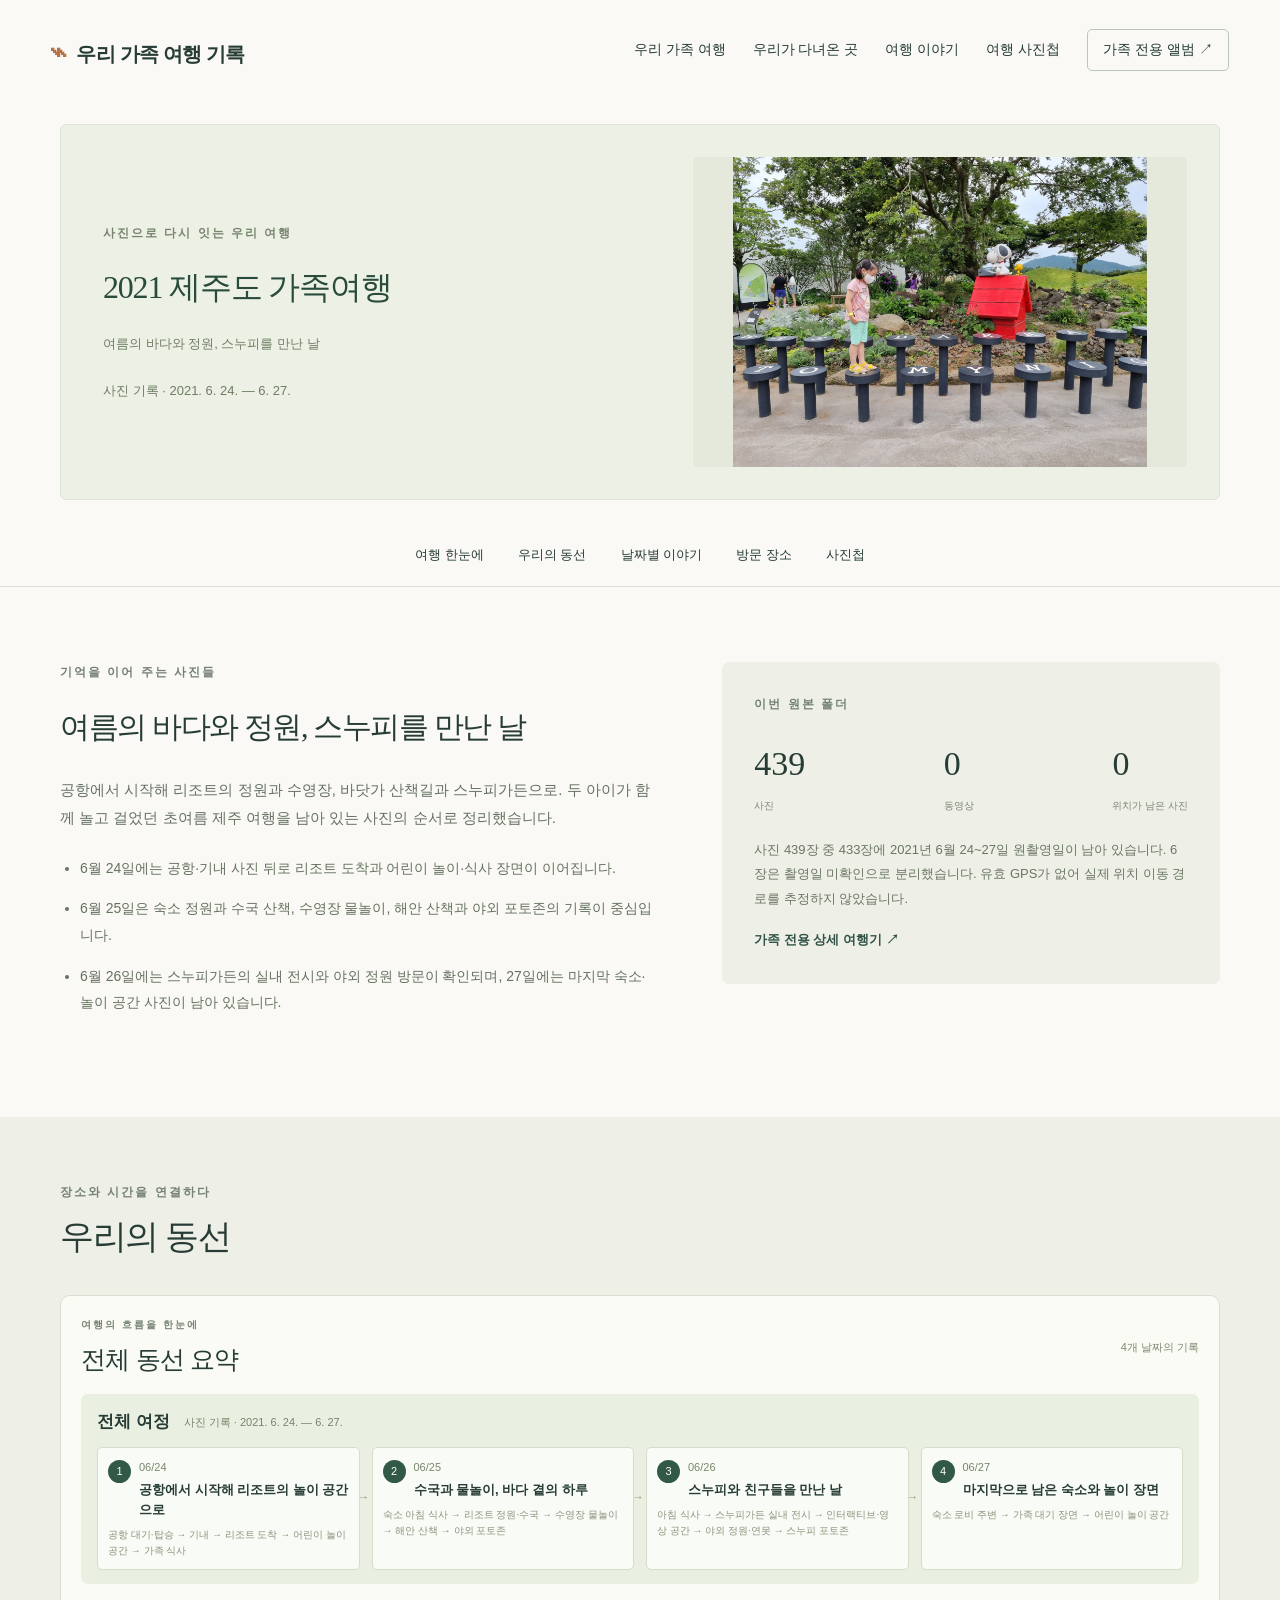
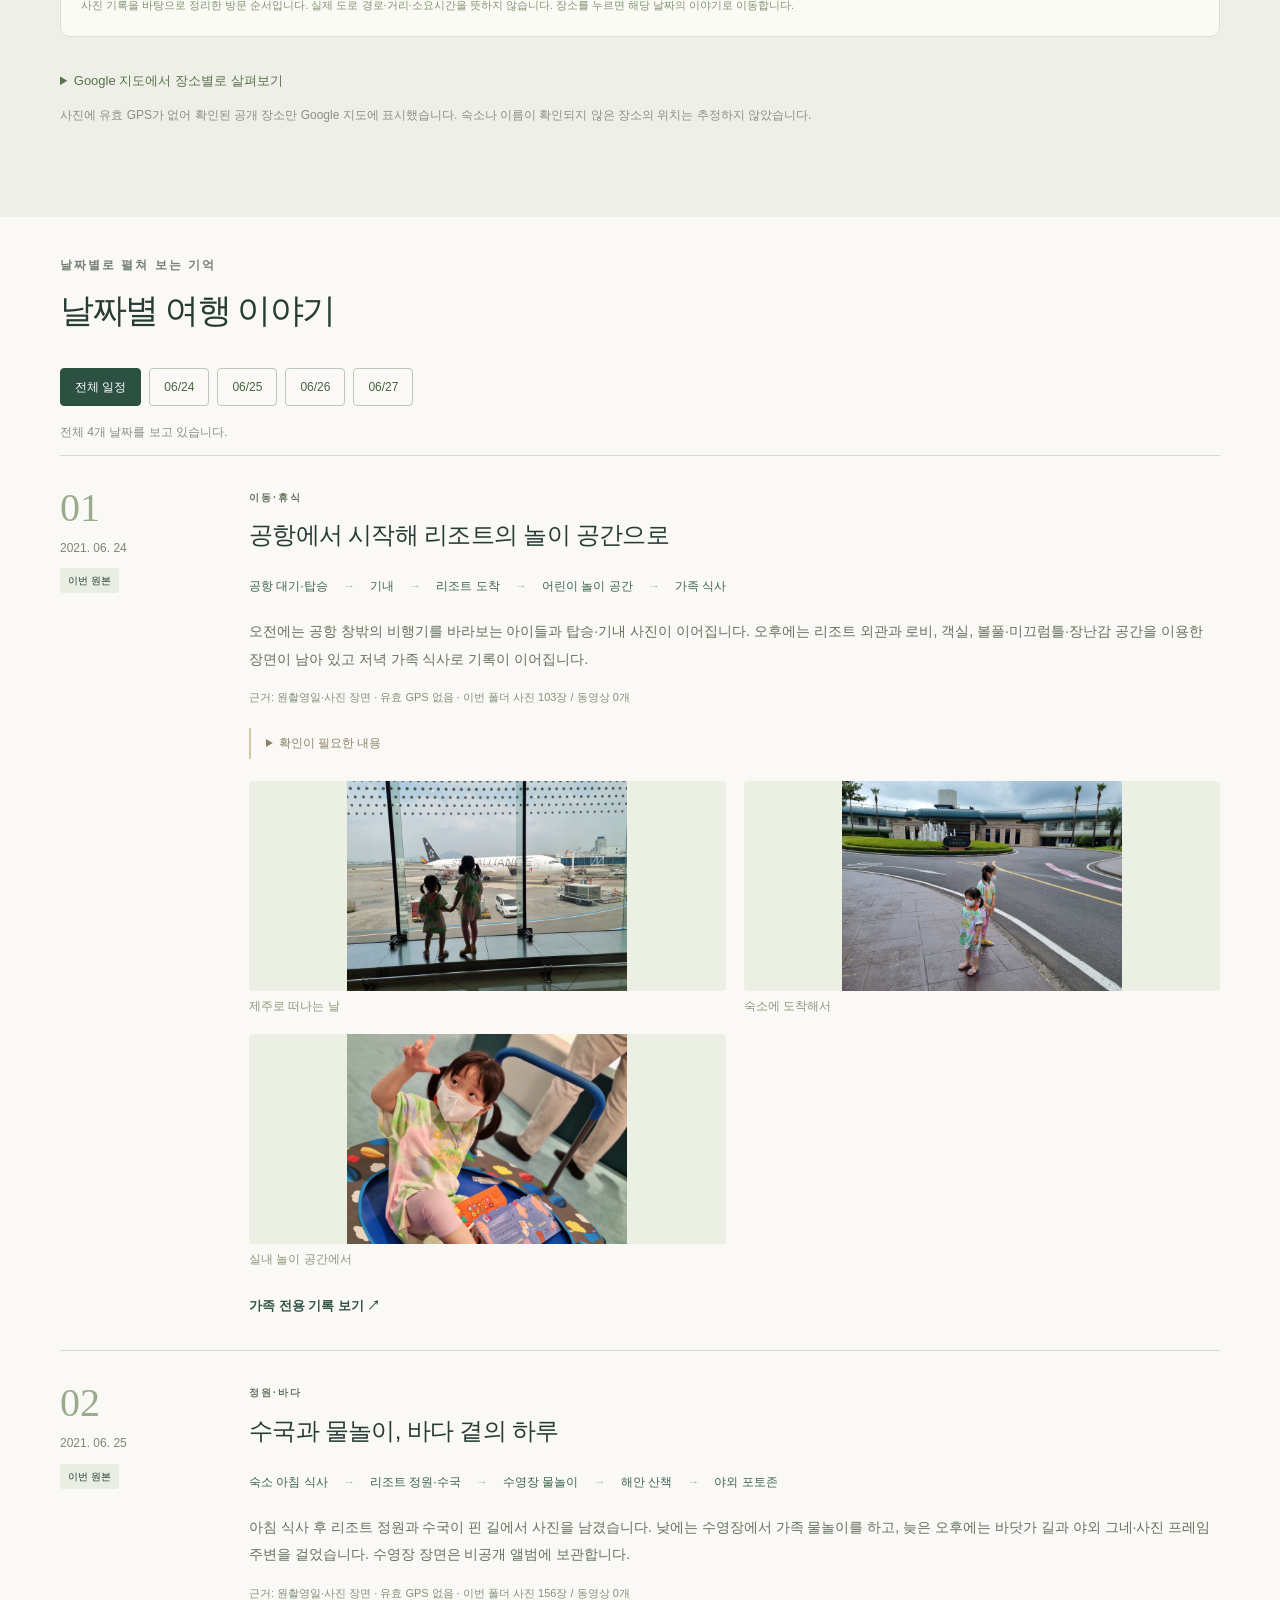
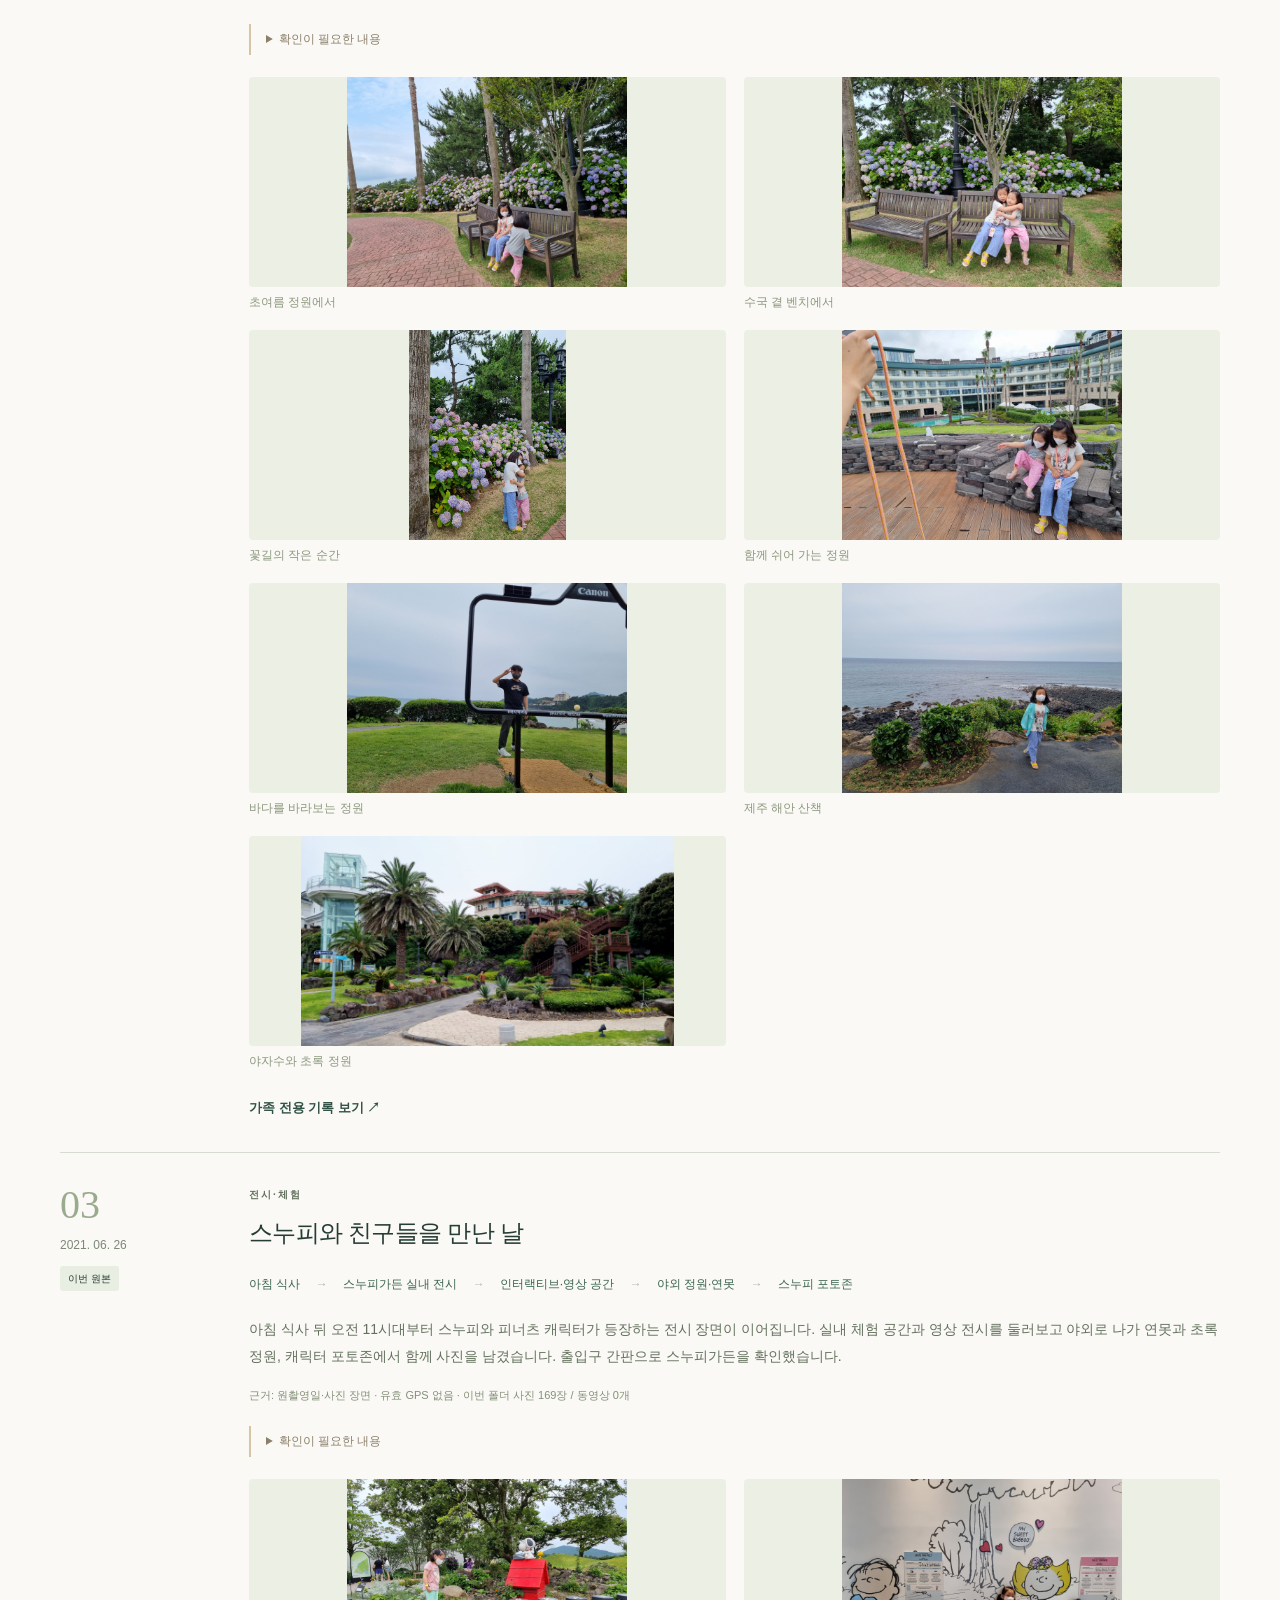
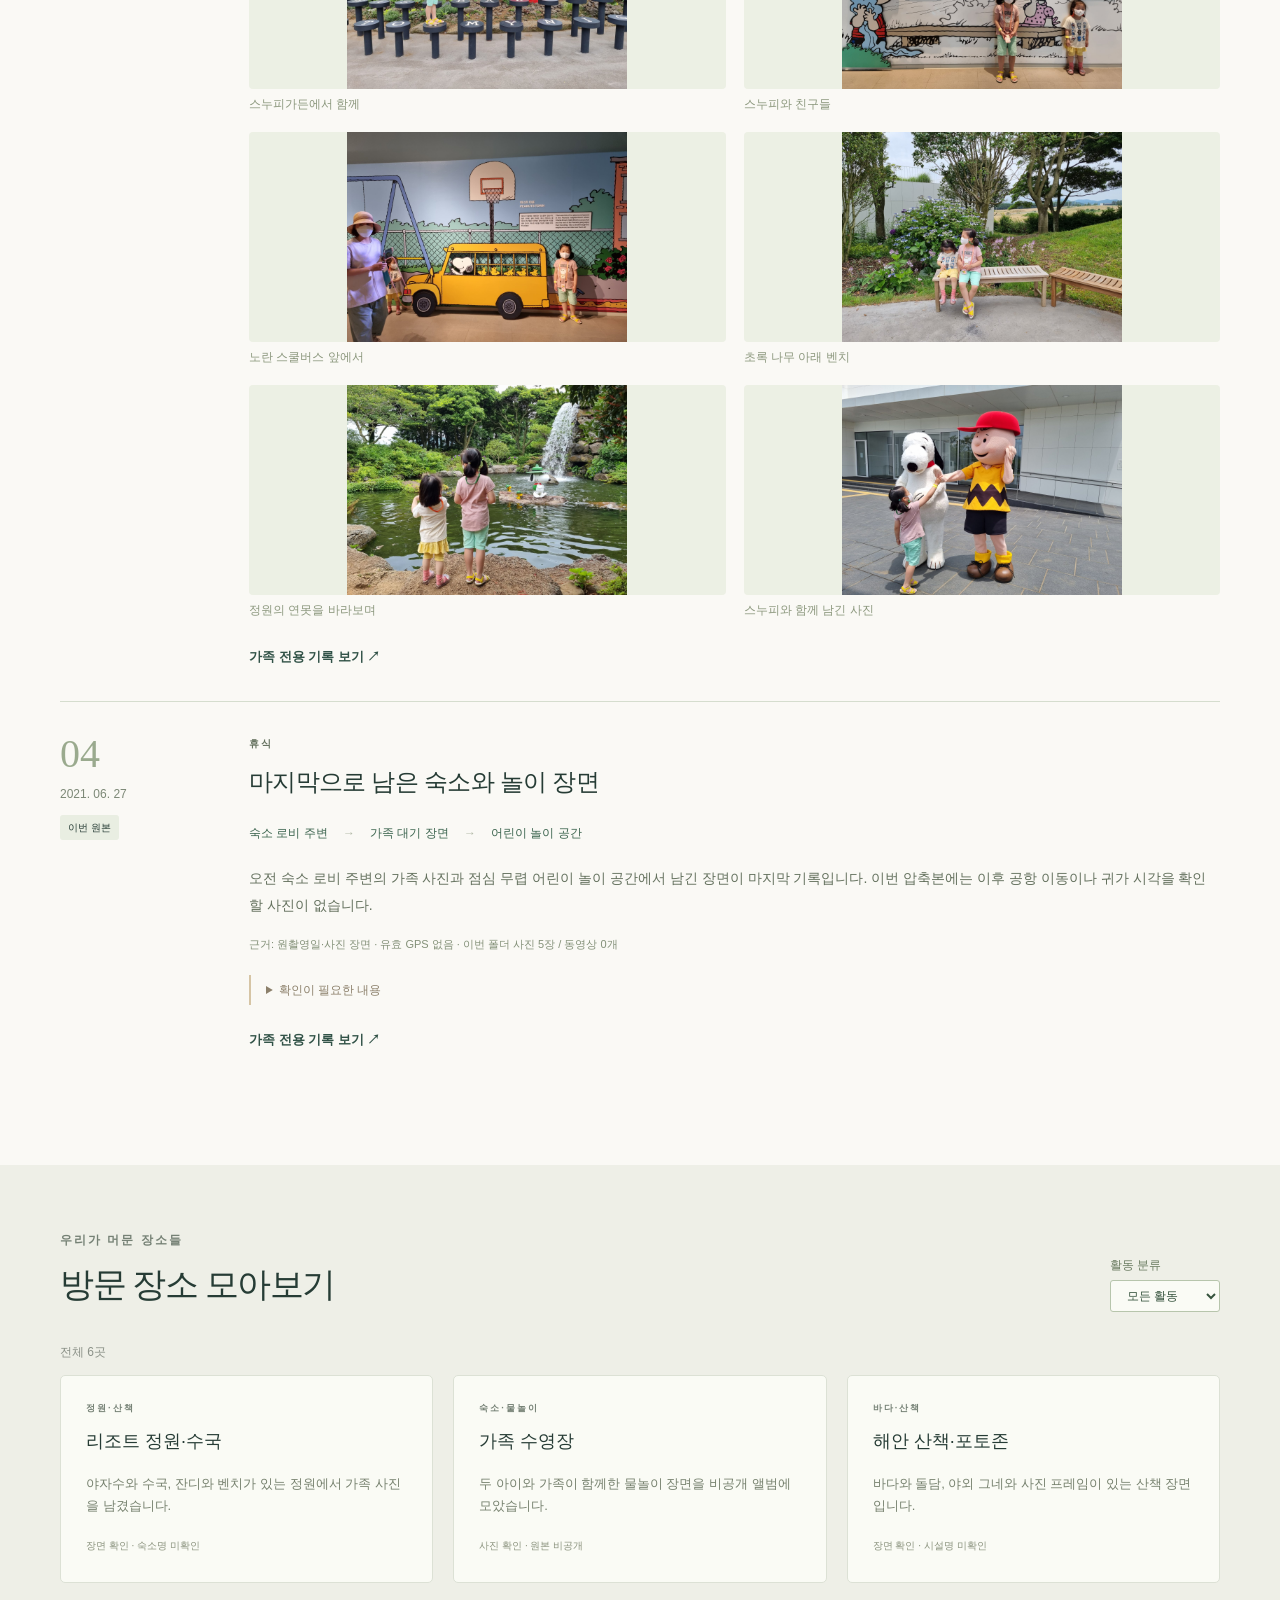
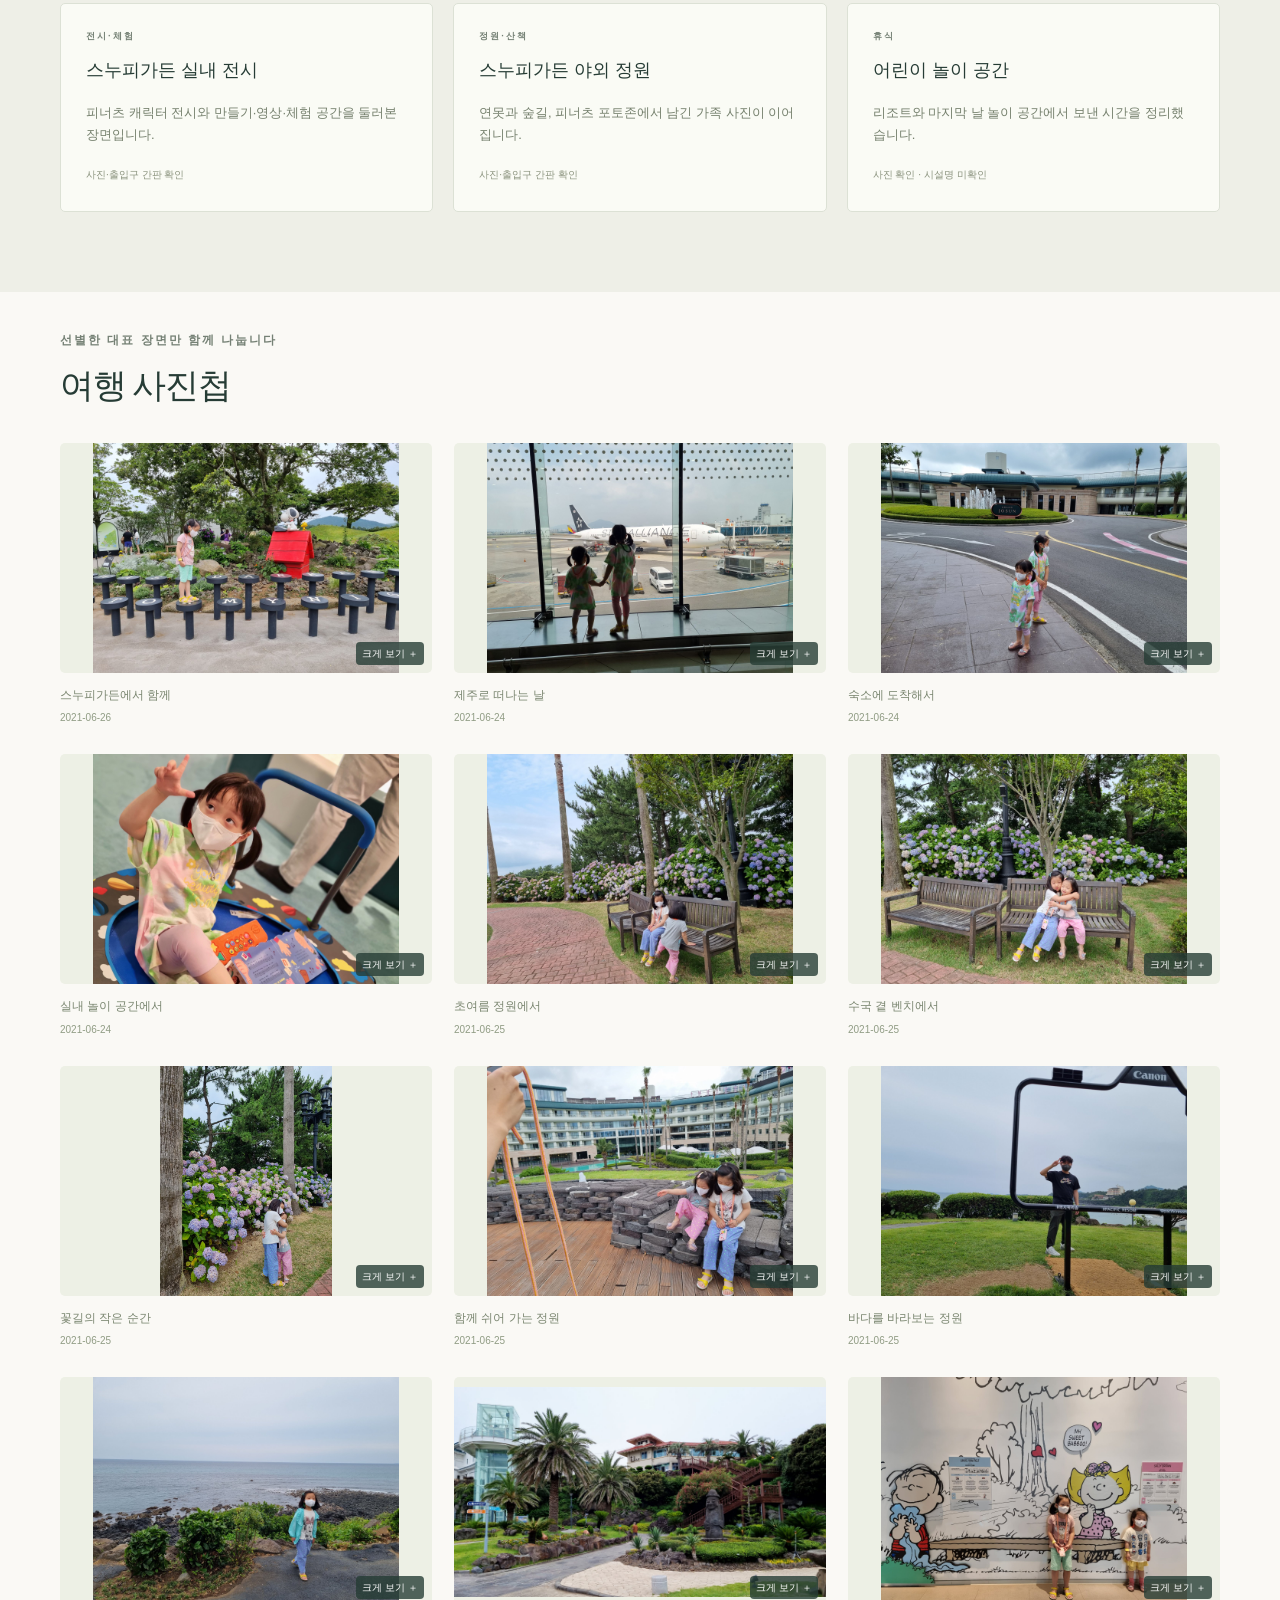
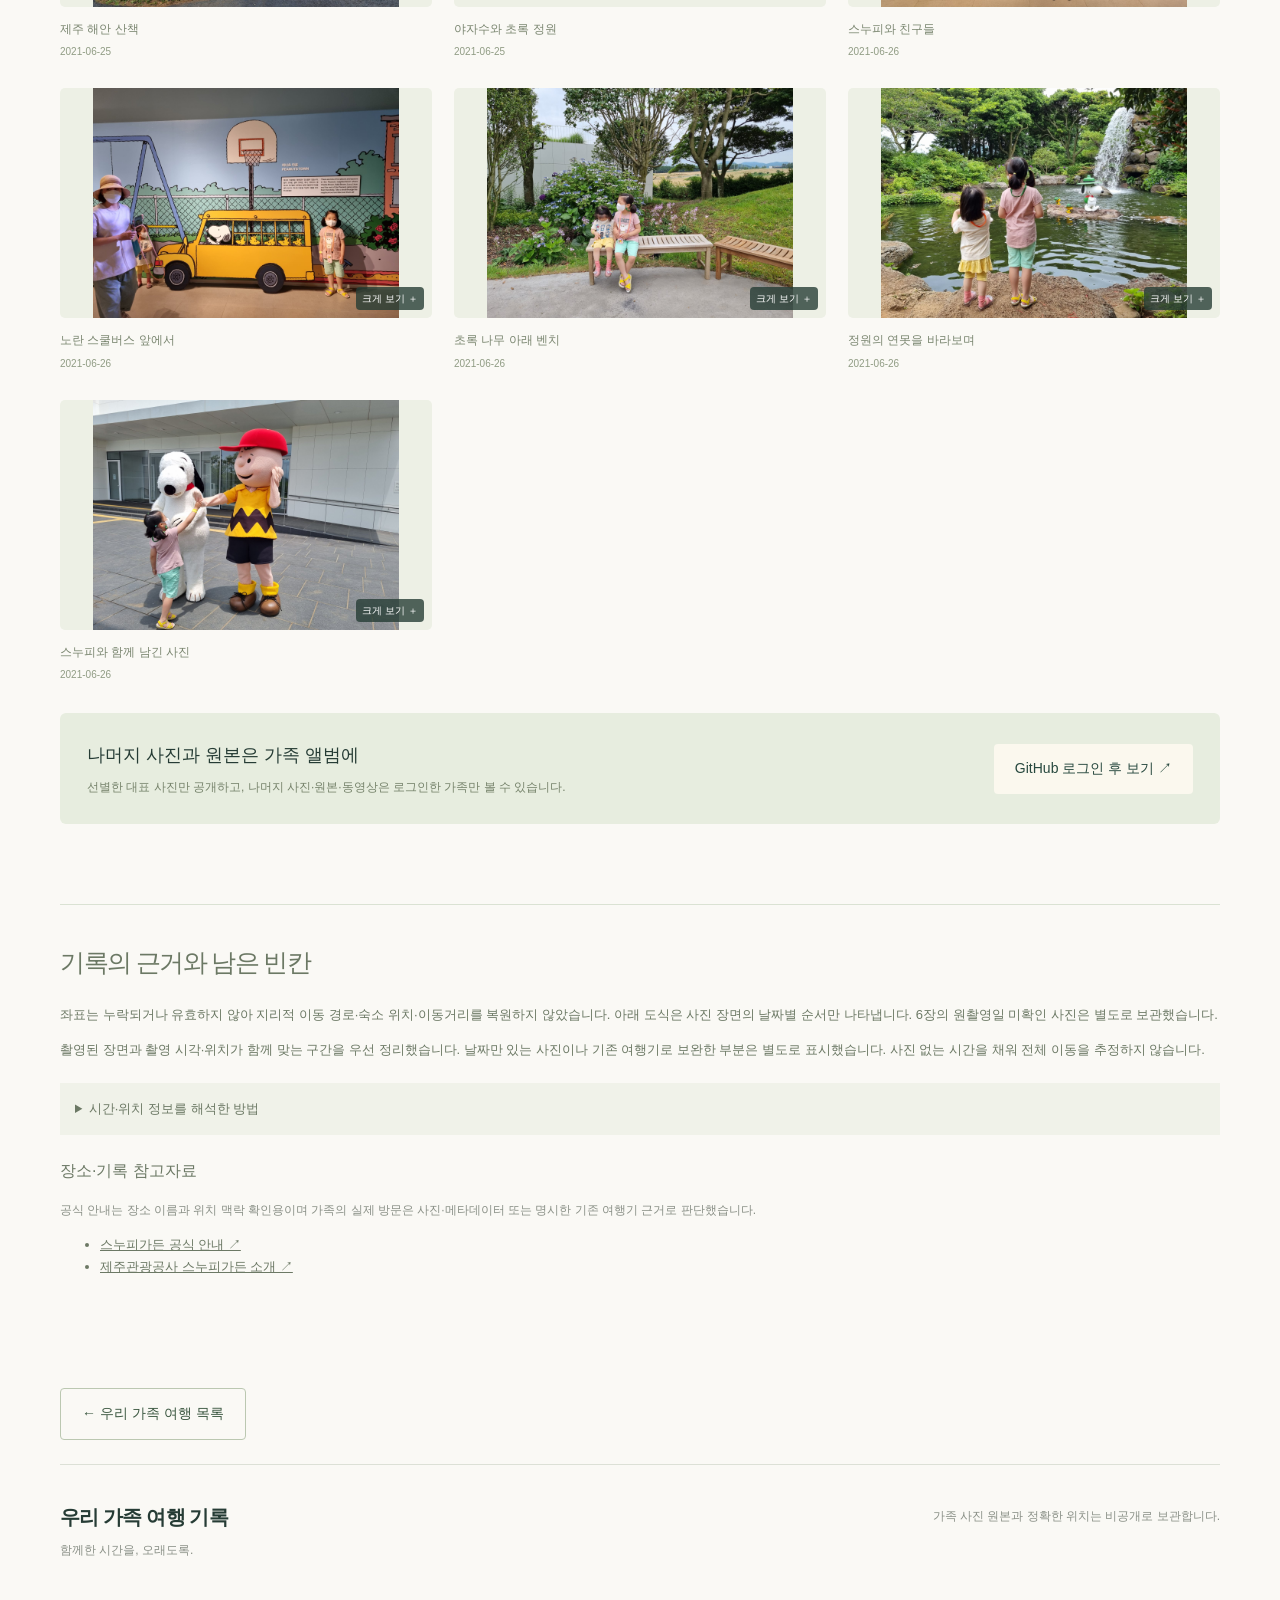
<file: jeju-2021.html>
<!doctype html><html lang="ko"><head><meta charset="utf-8"><meta name="viewport" content="width=device-width,initial-scale=1"><meta name="description" content="공항에서 시작해 리조트의 정원과 수영장, 바닷가 산책길과 스누피가든으로. 두 아이가 함께 놀고 걸었던 초여름 제주 여행을 남아 있는 사진의 순서로 정리했습니다."><meta name="theme-color" content="#234c43"><title>2021 제주도 가족여행 | 우리 가족 여행 기록</title><link rel="stylesheet" href="style.css"><link rel="stylesheet" href="travel.css?v=route-overview-4"><script src="app.js" defer></script><script src="travel.js?v=journey-photos-2" defer></script></head><body><a class="skip" href="#main">본문으로 바로가기</a><header><a class="brand" href="index.html#home"><span class="mark" aria-hidden="true">⌁</span>우리 가족 여행 기록</a><button id="menu" aria-expanded="false" aria-controls="nav">메뉴 열기</button><nav id="nav" aria-label="주 메뉴"><a href="index.html#home">우리 가족 여행</a><a href="index.html#places">우리가 다녀온 곳</a><a href="index.html#stories">여행 이야기</a><a href="index.html#photos">여행 사진첩</a><a class="private-link" href="index.html#family">가족 전용 앨범 <span aria-hidden="true">↗</span></a></nav></header>
<main id="main"><section class="hero record-hero selected-photo-hero"><img src="assets/selected/jeju-2021/curated-01.jpg" alt="스누피가든에서 함께" fetchpriority="high"><div class="shade"></div><div class="hero-copy"><p class="eyebrow">사진으로 다시 잇는 우리 여행</p><h1>2021 제주도 가족여행</h1><p>여름의 바다와 정원, 스누피를 만난 날</p><span class="period">사진 기록 · 2021. 6. 24. — 6. 27.</span></div></section><nav class="record-nav" aria-label="여행기 목차"><a href="#overview">여행 한눈에</a><a href="#route">우리의 동선</a><a href="#days">날짜별 이야기</a><a href="#places">방문 장소</a><a href="#album">사진첩</a></nav><section id="overview" class="wrap section record-overview"><div><p class="eyebrow">기억을 이어 주는 사진들</p><h2>여름의 바다와 정원, 스누피를 만난 날</h2><p class="lead">공항에서 시작해 리조트의 정원과 수영장, 바닷가 산책길과 스누피가든으로. 두 아이가 함께 놀고 걸었던 초여름 제주 여행을 남아 있는 사진의 순서로 정리했습니다.</p><ul class="summary-list"><li>6월 24일에는 공항·기내 사진 뒤로 리조트 도착과 어린이 놀이·식사 장면이 이어집니다.</li><li>6월 25일은 숙소 정원과 수국 산책, 수영장 물놀이, 해안 산책과 야외 포토존의 기록이 중심입니다.</li><li>6월 26일에는 스누피가든의 실내 전시와 야외 정원 방문이 확인되며, 27일에는 마지막 숙소·놀이 공간 사진이 남아 있습니다.</li></ul></div><aside class="record-facts"><p class="eyebrow">이번 원본 폴더</p><div class="stats-row"><strong>439<small>사진</small></strong><strong>0<small>동영상</small></strong><strong>0<small>위치가 남은 사진</small></strong></div><p>사진 439장 중 433장에 2021년 6월 24~27일 원촬영일이 남아 있습니다. 6장은 촬영일 미확인으로 분리했습니다. 유효 GPS가 없어 실제 위치 이동 경로를 추정하지 않았습니다.</p><a class="text-link" href="https://github.com/login?return_to=%2Fksangki%2Ffamily-travel-private%2Fblob%2Fmain%2Falbums%2F2021-jeju%2Fjourney.md">가족 전용 상세 여행기 ↗</a></aside></section><section id="route" class="story-section"><div class="wrap section"><div class="section-title"><div><p class="eyebrow">장소와 시간을 연결하다</p><h2>우리의 동선</h2></div></div><div class="journey-overview" aria-labelledby="journey-overview-title"><div class="overview-heading"><div><p class="eyebrow">여행의 흐름을 한눈에</p><h3 id="journey-overview-title">전체 동선 요약</h3></div><span>4개 날짜의 기록</span></div><section class="overview-region overview-region-0"><div class="overview-region-heading"><h4>전체 여정</h4><span>사진 기록 · 2021. 6. 24. — 6. 27.</span></div><ol class="overview-stops" style="--stop-count:4"><li><a href="#day-2021-06-24" data-overview-day="2021-06-24"><span class="overview-step" aria-hidden="true">1</span><time datetime="2021-06-24">06/24</time><strong>공항에서 시작해 리조트의 놀이 공간으로</strong><small>공항 대기·탑승 → 기내 → 리조트 도착 → 어린이 놀이 공간 → 가족 식사</small></a></li><li><a href="#day-2021-06-25" data-overview-day="2021-06-25"><span class="overview-step" aria-hidden="true">2</span><time datetime="2021-06-25">06/25</time><strong>수국과 물놀이, 바다 곁의 하루</strong><small>숙소 아침 식사 → 리조트 정원·수국 → 수영장 물놀이 → 해안 산책 → 야외 포토존</small></a></li><li><a href="#day-2021-06-26" data-overview-day="2021-06-26"><span class="overview-step" aria-hidden="true">3</span><time datetime="2021-06-26">06/26</time><strong>스누피와 친구들을 만난 날</strong><small>아침 식사 → 스누피가든 실내 전시 → 인터랙티브·영상 공간 → 야외 정원·연못 → 스누피 포토존</small></a></li><li><a href="#day-2021-06-27" data-overview-day="2021-06-27"><span class="overview-step" aria-hidden="true">4</span><time datetime="2021-06-27">06/27</time><strong>마지막으로 남은 숙소와 놀이 장면</strong><small>숙소 로비 주변 → 가족 대기 장면 → 어린이 놀이 공간</small></a></li></ol></section><p class="overview-note">사진 기록을 바탕으로 정리한 방문 순서입니다. 실제 도로 경로·거리·소요시간을 뜻하지 않습니다. 장소를 누르면 해당 날짜의 이야기로 이동합니다.</p></div><div class="overview-map-action"></div><details class="google-map-details"><summary>Google 지도에서 장소별로 살펴보기</summary><div class="route-map google-route-map"><iframe id="google-route-map" title="2021 제주도 가족여행 Google 지도" src="https://www.google.com/maps?q=%EC%8A%A4%EB%88%84%ED%94%BC%EA%B0%80%EB%93%A0%20%EC%A0%9C%EC%A3%BC&amp;z=14&amp;output=embed&amp;hl=ko" loading="lazy" referrerpolicy="no-referrer-when-downgrade" allowfullscreen></iframe><div class="map-buttons" aria-label="Google 지도에서 장소 선택"><button type="button" data-map-point="0" data-map-src="https://www.google.com/maps?q=%EC%8A%A4%EB%88%84%ED%94%BC%EA%B0%80%EB%93%A0%20%EC%A0%9C%EC%A3%BC&amp;z=14&amp;output=embed&amp;hl=ko" aria-pressed="true">1. 스누피가든 제주</button></div><p id="map-selection" aria-live="polite">1. 스누피가든 제주 · Google 지도</p><div class="google-place-links"><a href="https://www.google.com/maps/search/?api=1&amp;query=%EC%8A%A4%EB%88%84%ED%94%BC%EA%B0%80%EB%93%A0%20%EC%A0%9C%EC%A3%BC" target="_blank" rel="noopener noreferrer">스누피가든 제주 ↗</a></div><div class="map-actions"><p class="note">지도가 보이지 않으면 위 장소 링크로 Google 지도를 열어 주세요.</p></div></div></details><p class="note">사진에 유효 GPS가 없어 확인된 공개 장소만 Google 지도에 표시했습니다. 숙소나 이름이 확인되지 않은 장소의 위치는 추정하지 않았습니다.</p></div></section><section id="days" class="wrap section"><div class="section-title"><div><p class="eyebrow">날짜별로 펼쳐 보는 기억</p><h2>날짜별 여행 이야기</h2></div></div><div class="day-filters" aria-label="여행 날짜 선택"><button type="button" data-day-filter="all" aria-pressed="true">전체 일정</button><button type="button" data-day-filter="2021-06-24" aria-pressed="false">06/24</button><button type="button" data-day-filter="2021-06-25" aria-pressed="false">06/25</button><button type="button" data-day-filter="2021-06-26" aria-pressed="false">06/26</button><button type="button" data-day-filter="2021-06-27" aria-pressed="false">06/27</button></div><p id="day-filter-status" class="note" aria-live="polite">전체 4개 날짜를 보고 있습니다.</p><div class="days-list"><article class="day-card" id="day-2021-06-24" data-record-day="2021-06-24"><div class="day-side"><span class="day-index">01</span><time datetime="2021-06-24">2021. 06. 24</time><span class="evidence-badge">이번 원본</span></div><div class="day-body"><p class="eyebrow">이동·휴식</p><h3>공항에서 시작해 리조트의 놀이 공간으로</h3><ol class="stop-list"><li>공항 대기·탑승</li><li>기내</li><li>리조트 도착</li><li>어린이 놀이 공간</li><li>가족 식사</li></ol><p>오전에는 공항 창밖의 비행기를 바라보는 아이들과 탑승·기내 사진이 이어집니다. 오후에는 리조트 외관과 로비, 객실, 볼풀·미끄럼틀·장난감 공간을 이용한 장면이 남아 있고 저녁 가족 식사로 기록이 이어집니다.</p><p class="evidence-detail">근거: 원촬영일·사진 장면 · 유효 GPS 없음 · 이번 폴더 사진 103장 / 동영상 0개</p><details><summary>확인이 필요한 내용</summary><p>공항 이름과 항공편, 정확한 숙소명·주소는 사진만으로 확정하지 않았습니다.</p></details><div class="day-scenes"><figure class="day-scene"><button class="gallery-photo" data-src="assets/selected/jeju-2021/curated-02.jpg" data-caption="제주로 떠나는 날" aria-label="제주로 떠나는 날 사진 크게 보기"><img src="assets/selected/jeju-2021/curated-02.jpg" alt="제주로 떠나는 날" loading="lazy"></button><figcaption>제주로 떠나는 날</figcaption></figure><figure class="day-scene"><button class="gallery-photo" data-src="assets/selected/jeju-2021/curated-03.jpg" data-caption="숙소에 도착해서" aria-label="숙소에 도착해서 사진 크게 보기"><img src="assets/selected/jeju-2021/curated-03.jpg" alt="숙소에 도착해서" loading="lazy"></button><figcaption>숙소에 도착해서</figcaption></figure><figure class="day-scene"><button class="gallery-photo" data-src="assets/selected/jeju-2021/curated-04.jpg" data-caption="실내 놀이 공간에서" aria-label="실내 놀이 공간에서 사진 크게 보기"><img src="assets/selected/jeju-2021/curated-04.jpg" alt="실내 놀이 공간에서" loading="lazy"></button><figcaption>실내 놀이 공간에서</figcaption></figure></div><a class="text-link" href="https://github.com/login?return_to=%2Fksangki%2Ffamily-travel-private%2Fblob%2Fmain%2Falbums%2F2021-jeju%2Fdate-2021-06-24.md">가족 전용 기록 보기 ↗</a></div></article><article class="day-card" id="day-2021-06-25" data-record-day="2021-06-25"><div class="day-side"><span class="day-index">02</span><time datetime="2021-06-25">2021. 06. 25</time><span class="evidence-badge">이번 원본</span></div><div class="day-body"><p class="eyebrow">정원·바다</p><h3>수국과 물놀이, 바다 곁의 하루</h3><ol class="stop-list"><li>숙소 아침 식사</li><li>리조트 정원·수국</li><li>수영장 물놀이</li><li>해안 산책</li><li>야외 포토존</li></ol><p>아침 식사 후 리조트 정원과 수국이 핀 길에서 사진을 남겼습니다. 낮에는 수영장에서 가족 물놀이를 하고, 늦은 오후에는 바닷가 길과 야외 그네·사진 프레임 주변을 걸었습니다. 수영장 장면은 비공개 앨범에 보관합니다.</p><p class="evidence-detail">근거: 원촬영일·사진 장면 · 유효 GPS 없음 · 이번 폴더 사진 156장 / 동영상 0개</p><details><summary>확인이 필요한 내용</summary><p>숙소와 해안 산책 구간의 세부 시설명이나 실제 도보 경로·거리는 추정하지 않았습니다.</p></details><div class="day-scenes"><figure class="day-scene"><button class="gallery-photo" data-src="assets/selected/jeju-2021/curated-05.jpg" data-caption="초여름 정원에서" aria-label="초여름 정원에서 사진 크게 보기"><img src="assets/selected/jeju-2021/curated-05.jpg" alt="초여름 정원에서" loading="lazy"></button><figcaption>초여름 정원에서</figcaption></figure><figure class="day-scene"><button class="gallery-photo" data-src="assets/selected/jeju-2021/curated-06.jpg" data-caption="수국 곁 벤치에서" aria-label="수국 곁 벤치에서 사진 크게 보기"><img src="assets/selected/jeju-2021/curated-06.jpg" alt="수국 곁 벤치에서" loading="lazy"></button><figcaption>수국 곁 벤치에서</figcaption></figure><figure class="day-scene"><button class="gallery-photo" data-src="assets/selected/jeju-2021/curated-07.jpg" data-caption="꽃길의 작은 순간" aria-label="꽃길의 작은 순간 사진 크게 보기"><img src="assets/selected/jeju-2021/curated-07.jpg" alt="꽃길의 작은 순간" loading="lazy"></button><figcaption>꽃길의 작은 순간</figcaption></figure><figure class="day-scene"><button class="gallery-photo" data-src="assets/selected/jeju-2021/curated-08.jpg" data-caption="함께 쉬어 가는 정원" aria-label="함께 쉬어 가는 정원 사진 크게 보기"><img src="assets/selected/jeju-2021/curated-08.jpg" alt="함께 쉬어 가는 정원" loading="lazy"></button><figcaption>함께 쉬어 가는 정원</figcaption></figure><figure class="day-scene"><button class="gallery-photo" data-src="assets/selected/jeju-2021/curated-09.jpg" data-caption="바다를 바라보는 정원" aria-label="바다를 바라보는 정원 사진 크게 보기"><img src="assets/selected/jeju-2021/curated-09.jpg" alt="바다를 바라보는 정원" loading="lazy"></button><figcaption>바다를 바라보는 정원</figcaption></figure><figure class="day-scene"><button class="gallery-photo" data-src="assets/selected/jeju-2021/curated-10.jpg" data-caption="제주 해안 산책" aria-label="제주 해안 산책 사진 크게 보기"><img src="assets/selected/jeju-2021/curated-10.jpg" alt="제주 해안 산책" loading="lazy"></button><figcaption>제주 해안 산책</figcaption></figure><figure class="day-scene"><button class="gallery-photo" data-src="assets/selected/jeju-2021/curated-11.jpg" data-caption="야자수와 초록 정원" aria-label="야자수와 초록 정원 사진 크게 보기"><img src="assets/selected/jeju-2021/curated-11.jpg" alt="야자수와 초록 정원" loading="lazy"></button><figcaption>야자수와 초록 정원</figcaption></figure></div><a class="text-link" href="https://github.com/login?return_to=%2Fksangki%2Ffamily-travel-private%2Fblob%2Fmain%2Falbums%2F2021-jeju%2Fdate-2021-06-25.md">가족 전용 기록 보기 ↗</a></div></article><article class="day-card" id="day-2021-06-26" data-record-day="2021-06-26"><div class="day-side"><span class="day-index">03</span><time datetime="2021-06-26">2021. 06. 26</time><span class="evidence-badge">이번 원본</span></div><div class="day-body"><p class="eyebrow">전시·체험</p><h3>스누피와 친구들을 만난 날</h3><ol class="stop-list"><li>아침 식사</li><li>스누피가든 실내 전시</li><li>인터랙티브·영상 공간</li><li>야외 정원·연못</li><li>스누피 포토존</li></ol><p>아침 식사 뒤 오전 11시대부터 스누피와 피너츠 캐릭터가 등장하는 전시 장면이 이어집니다. 실내 체험 공간과 영상 전시를 둘러보고 야외로 나가 연못과 초록 정원, 캐릭터 포토존에서 함께 사진을 남겼습니다. 출입구 간판으로 스누피가든을 확인했습니다.</p><p class="evidence-detail">근거: 원촬영일·사진 장면 · 유효 GPS 없음 · 이번 폴더 사진 169장 / 동영상 0개</p><details><summary>확인이 필요한 내용</summary><p>전시 구역 사이의 재방문 여부나 정확한 체류 종료·이동 시각은 사진이 있는 범위 밖으로 확정하지 않았습니다.</p></details><div class="day-scenes"><figure class="day-scene"><button class="gallery-photo" data-src="assets/selected/jeju-2021/curated-01.jpg" data-caption="스누피가든에서 함께" aria-label="스누피가든에서 함께 사진 크게 보기"><img src="assets/selected/jeju-2021/curated-01.jpg" alt="스누피가든에서 함께" loading="lazy"></button><figcaption>스누피가든에서 함께</figcaption></figure><figure class="day-scene"><button class="gallery-photo" data-src="assets/selected/jeju-2021/curated-12.jpg" data-caption="스누피와 친구들" aria-label="스누피와 친구들 사진 크게 보기"><img src="assets/selected/jeju-2021/curated-12.jpg" alt="스누피와 친구들" loading="lazy"></button><figcaption>스누피와 친구들</figcaption></figure><figure class="day-scene"><button class="gallery-photo" data-src="assets/selected/jeju-2021/curated-13.jpg" data-caption="노란 스쿨버스 앞에서" aria-label="노란 스쿨버스 앞에서 사진 크게 보기"><img src="assets/selected/jeju-2021/curated-13.jpg" alt="노란 스쿨버스 앞에서" loading="lazy"></button><figcaption>노란 스쿨버스 앞에서</figcaption></figure><figure class="day-scene"><button class="gallery-photo" data-src="assets/selected/jeju-2021/curated-14.jpg" data-caption="초록 나무 아래 벤치" aria-label="초록 나무 아래 벤치 사진 크게 보기"><img src="assets/selected/jeju-2021/curated-14.jpg" alt="초록 나무 아래 벤치" loading="lazy"></button><figcaption>초록 나무 아래 벤치</figcaption></figure><figure class="day-scene"><button class="gallery-photo" data-src="assets/selected/jeju-2021/curated-15.jpg" data-caption="정원의 연못을 바라보며" aria-label="정원의 연못을 바라보며 사진 크게 보기"><img src="assets/selected/jeju-2021/curated-15.jpg" alt="정원의 연못을 바라보며" loading="lazy"></button><figcaption>정원의 연못을 바라보며</figcaption></figure><figure class="day-scene"><button class="gallery-photo" data-src="assets/selected/jeju-2021/curated-16.jpg" data-caption="스누피와 함께 남긴 사진" aria-label="스누피와 함께 남긴 사진 사진 크게 보기"><img src="assets/selected/jeju-2021/curated-16.jpg" alt="스누피와 함께 남긴 사진" loading="lazy"></button><figcaption>스누피와 함께 남긴 사진</figcaption></figure></div><a class="text-link" href="https://github.com/login?return_to=%2Fksangki%2Ffamily-travel-private%2Fblob%2Fmain%2Falbums%2F2021-jeju%2Fdate-2021-06-26.md">가족 전용 기록 보기 ↗</a></div></article><article class="day-card" id="day-2021-06-27" data-record-day="2021-06-27"><div class="day-side"><span class="day-index">04</span><time datetime="2021-06-27">2021. 06. 27</time><span class="evidence-badge">이번 원본</span></div><div class="day-body"><p class="eyebrow">휴식</p><h3>마지막으로 남은 숙소와 놀이 장면</h3><ol class="stop-list"><li>숙소 로비 주변</li><li>가족 대기 장면</li><li>어린이 놀이 공간</li></ol><p>오전 숙소 로비 주변의 가족 사진과 점심 무렵 어린이 놀이 공간에서 남긴 장면이 마지막 기록입니다. 이번 압축본에는 이후 공항 이동이나 귀가 시각을 확인할 사진이 없습니다.</p><p class="evidence-detail">근거: 원촬영일·사진 장면 · 유효 GPS 없음 · 이번 폴더 사진 5장 / 동영상 0개</p><details><summary>확인이 필요한 내용</summary><p>이 날짜를 출발·귀가 시각으로 해석하지 않고 사진 기록이 남은 마지막 날로 표시했습니다.</p></details><a class="text-link" href="https://github.com/login?return_to=%2Fksangki%2Ffamily-travel-private%2Fblob%2Fmain%2Falbums%2F2021-jeju%2Fdate-2021-06-27.md">가족 전용 기록 보기 ↗</a></div></article></div></section><section id="places" class="story-section"><div class="wrap section"><div class="section-title"><div><p class="eyebrow">우리가 머문 장소들</p><h2>방문 장소 모아보기</h2></div><label class="category-control">활동 분류 <select id="category-filter"><option value="all">모든 활동</option><option value="정원·산책">정원·산책</option><option value="숙소·물놀이">숙소·물놀이</option><option value="바다·산책">바다·산책</option><option value="전시·체험">전시·체험</option><option value="휴식">휴식</option></select></label></div><p id="place-filter-status" class="note" aria-live="polite">전체 6곳</p><div class="places-grid"><article class="place-card" data-place-category="정원·산책"><span class="eyebrow">정원·산책</span><h3>리조트 정원·수국</h3><p>야자수와 수국, 잔디와 벤치가 있는 정원에서 가족 사진을 남겼습니다.</p><span class="place-evidence">장면 확인 · 숙소명 미확인</span></article><article class="place-card" data-place-category="숙소·물놀이"><span class="eyebrow">숙소·물놀이</span><h3>가족 수영장</h3><p>두 아이와 가족이 함께한 물놀이 장면을 비공개 앨범에 모았습니다.</p><span class="place-evidence">사진 확인 · 원본 비공개</span></article><article class="place-card" data-place-category="바다·산책"><span class="eyebrow">바다·산책</span><h3>해안 산책·포토존</h3><p>바다와 돌담, 야외 그네와 사진 프레임이 있는 산책 장면입니다.</p><span class="place-evidence">장면 확인 · 시설명 미확인</span></article><article class="place-card" data-place-category="전시·체험"><span class="eyebrow">전시·체험</span><h3>스누피가든 실내 전시</h3><p>피너츠 캐릭터 전시와 만들기·영상·체험 공간을 둘러본 장면입니다.</p><span class="place-evidence">사진·출입구 간판 확인</span></article><article class="place-card" data-place-category="정원·산책"><span class="eyebrow">정원·산책</span><h3>스누피가든 야외 정원</h3><p>연못과 숲길, 피너츠 포토존에서 남긴 가족 사진이 이어집니다.</p><span class="place-evidence">사진·출입구 간판 확인</span></article><article class="place-card" data-place-category="휴식"><span class="eyebrow">휴식</span><h3>어린이 놀이 공간</h3><p>리조트와 마지막 날 놀이 공간에서 보낸 시간을 정리했습니다.</p><span class="place-evidence">사진 확인 · 시설명 미확인</span></article></div></div></section><section id="album" class="wrap section"><div class="section-title"><div><p class="eyebrow">선별한 대표 장면만 함께 나눕니다</p><h2>여행 사진첩</h2></div></div><div class="record-photos selected-photos"><figure class="photo"><button class="gallery-photo" data-src="assets/selected/jeju-2021/curated-01.jpg" data-caption="스누피가든에서 함께" aria-label="스누피가든에서 함께 크게 보기"><img src="assets/selected/jeju-2021/curated-01.jpg" alt="스누피가든에서 함께" loading="lazy"><span>크게 보기 ＋</span></button><figcaption>스누피가든에서 함께<small>2021-06-26</small></figcaption></figure><figure class="photo"><button class="gallery-photo" data-src="assets/selected/jeju-2021/curated-02.jpg" data-caption="제주로 떠나는 날" aria-label="제주로 떠나는 날 크게 보기"><img src="assets/selected/jeju-2021/curated-02.jpg" alt="제주로 떠나는 날" loading="lazy"><span>크게 보기 ＋</span></button><figcaption>제주로 떠나는 날<small>2021-06-24</small></figcaption></figure><figure class="photo"><button class="gallery-photo" data-src="assets/selected/jeju-2021/curated-03.jpg" data-caption="숙소에 도착해서" aria-label="숙소에 도착해서 크게 보기"><img src="assets/selected/jeju-2021/curated-03.jpg" alt="숙소에 도착해서" loading="lazy"><span>크게 보기 ＋</span></button><figcaption>숙소에 도착해서<small>2021-06-24</small></figcaption></figure><figure class="photo"><button class="gallery-photo" data-src="assets/selected/jeju-2021/curated-04.jpg" data-caption="실내 놀이 공간에서" aria-label="실내 놀이 공간에서 크게 보기"><img src="assets/selected/jeju-2021/curated-04.jpg" alt="실내 놀이 공간에서" loading="lazy"><span>크게 보기 ＋</span></button><figcaption>실내 놀이 공간에서<small>2021-06-24</small></figcaption></figure><figure class="photo"><button class="gallery-photo" data-src="assets/selected/jeju-2021/curated-05.jpg" data-caption="초여름 정원에서" aria-label="초여름 정원에서 크게 보기"><img src="assets/selected/jeju-2021/curated-05.jpg" alt="초여름 정원에서" loading="lazy"><span>크게 보기 ＋</span></button><figcaption>초여름 정원에서<small>2021-06-25</small></figcaption></figure><figure class="photo"><button class="gallery-photo" data-src="assets/selected/jeju-2021/curated-06.jpg" data-caption="수국 곁 벤치에서" aria-label="수국 곁 벤치에서 크게 보기"><img src="assets/selected/jeju-2021/curated-06.jpg" alt="수국 곁 벤치에서" loading="lazy"><span>크게 보기 ＋</span></button><figcaption>수국 곁 벤치에서<small>2021-06-25</small></figcaption></figure><figure class="photo"><button class="gallery-photo" data-src="assets/selected/jeju-2021/curated-07.jpg" data-caption="꽃길의 작은 순간" aria-label="꽃길의 작은 순간 크게 보기"><img src="assets/selected/jeju-2021/curated-07.jpg" alt="꽃길의 작은 순간" loading="lazy"><span>크게 보기 ＋</span></button><figcaption>꽃길의 작은 순간<small>2021-06-25</small></figcaption></figure><figure class="photo"><button class="gallery-photo" data-src="assets/selected/jeju-2021/curated-08.jpg" data-caption="함께 쉬어 가는 정원" aria-label="함께 쉬어 가는 정원 크게 보기"><img src="assets/selected/jeju-2021/curated-08.jpg" alt="함께 쉬어 가는 정원" loading="lazy"><span>크게 보기 ＋</span></button><figcaption>함께 쉬어 가는 정원<small>2021-06-25</small></figcaption></figure><figure class="photo"><button class="gallery-photo" data-src="assets/selected/jeju-2021/curated-09.jpg" data-caption="바다를 바라보는 정원" aria-label="바다를 바라보는 정원 크게 보기"><img src="assets/selected/jeju-2021/curated-09.jpg" alt="바다를 바라보는 정원" loading="lazy"><span>크게 보기 ＋</span></button><figcaption>바다를 바라보는 정원<small>2021-06-25</small></figcaption></figure><figure class="photo"><button class="gallery-photo" data-src="assets/selected/jeju-2021/curated-10.jpg" data-caption="제주 해안 산책" aria-label="제주 해안 산책 크게 보기"><img src="assets/selected/jeju-2021/curated-10.jpg" alt="제주 해안 산책" loading="lazy"><span>크게 보기 ＋</span></button><figcaption>제주 해안 산책<small>2021-06-25</small></figcaption></figure><figure class="photo"><button class="gallery-photo" data-src="assets/selected/jeju-2021/curated-11.jpg" data-caption="야자수와 초록 정원" aria-label="야자수와 초록 정원 크게 보기"><img src="assets/selected/jeju-2021/curated-11.jpg" alt="야자수와 초록 정원" loading="lazy"><span>크게 보기 ＋</span></button><figcaption>야자수와 초록 정원<small>2021-06-25</small></figcaption></figure><figure class="photo"><button class="gallery-photo" data-src="assets/selected/jeju-2021/curated-12.jpg" data-caption="스누피와 친구들" aria-label="스누피와 친구들 크게 보기"><img src="assets/selected/jeju-2021/curated-12.jpg" alt="스누피와 친구들" loading="lazy"><span>크게 보기 ＋</span></button><figcaption>스누피와 친구들<small>2021-06-26</small></figcaption></figure><figure class="photo"><button class="gallery-photo" data-src="assets/selected/jeju-2021/curated-13.jpg" data-caption="노란 스쿨버스 앞에서" aria-label="노란 스쿨버스 앞에서 크게 보기"><img src="assets/selected/jeju-2021/curated-13.jpg" alt="노란 스쿨버스 앞에서" loading="lazy"><span>크게 보기 ＋</span></button><figcaption>노란 스쿨버스 앞에서<small>2021-06-26</small></figcaption></figure><figure class="photo"><button class="gallery-photo" data-src="assets/selected/jeju-2021/curated-14.jpg" data-caption="초록 나무 아래 벤치" aria-label="초록 나무 아래 벤치 크게 보기"><img src="assets/selected/jeju-2021/curated-14.jpg" alt="초록 나무 아래 벤치" loading="lazy"><span>크게 보기 ＋</span></button><figcaption>초록 나무 아래 벤치<small>2021-06-26</small></figcaption></figure><figure class="photo"><button class="gallery-photo" data-src="assets/selected/jeju-2021/curated-15.jpg" data-caption="정원의 연못을 바라보며" aria-label="정원의 연못을 바라보며 크게 보기"><img src="assets/selected/jeju-2021/curated-15.jpg" alt="정원의 연못을 바라보며" loading="lazy"><span>크게 보기 ＋</span></button><figcaption>정원의 연못을 바라보며<small>2021-06-26</small></figcaption></figure><figure class="photo"><button class="gallery-photo" data-src="assets/selected/jeju-2021/curated-16.jpg" data-caption="스누피와 함께 남긴 사진" aria-label="스누피와 함께 남긴 사진 크게 보기"><img src="assets/selected/jeju-2021/curated-16.jpg" alt="스누피와 함께 남긴 사진" loading="lazy"><span>크게 보기 ＋</span></button><figcaption>스누피와 함께 남긴 사진<small>2021-06-26</small></figcaption></figure></div><div class="private-album-banner"><div><h3>나머지 사진과 원본은 가족 앨범에</h3><p>선별한 대표 사진만 공개하고, 나머지 사진·원본·동영상은 로그인한 가족만 볼 수 있습니다.</p></div><a class="button light" href="https://github.com/login?return_to=%2Fksangki%2Ffamily-travel-private%2Fblob%2Fmain%2Falbums%2F2021-jeju%2Fjourney.md">GitHub 로그인 후 보기 ↗</a></div></section><section class="wrap section evidence-section"><h2>기록의 근거와 남은 빈칸</h2><p>좌표는 누락되거나 유효하지 않아 지리적 이동 경로·숙소 위치·이동거리를 복원하지 않았습니다. 아래 도식은 사진 장면의 날짜별 순서만 나타냅니다. 6장의 원촬영일 미확인 사진은 별도로 보관했습니다.</p><p>촬영된 장면과 촬영 시각·위치가 함께 맞는 구간을 우선 정리했습니다. 날짜만 있는 사진이나 기존 여행기로 보완한 부분은 별도로 표시했습니다. 사진 없는 시간을 채워 전체 이동을 추정하지 않습니다.</p><details><summary>시간·위치 정보를 해석한 방법</summary><p>사진은 원촬영 시각과 시간대, 동영상은 원촬영 날짜 정보를 우선했습니다. 공유·내보내기 날짜는 여행 날짜로 사용하지 않았습니다. 기내 GPS는 출발지에 남을 수 있습니다. 가까운 장소는 사진 속 간판·풍경과 함께 확인했고, 교통수단·탑승 완료·정확한 숙소명은 증거가 있을 때만 기록합니다.</p><p>사진의 개수는 현재 백업 폴더 기준입니다. 사진 기록일은 전체 여행 기간과 같지 않을 수 있습니다.</p></details><h3>장소·기록 참고자료</h3><p class="note">공식 안내는 장소 이름과 위치 맥락 확인용이며 가족의 실제 방문은 사진·메타데이터 또는 명시한 기존 여행기 근거로 판단했습니다.</p><ul><li><a href="https://www.snoopygarden.com/" target="_blank" rel="noopener noreferrer">스누피가든 공식 안내 ↗</a></li><li><a href="https://www.visitjeju.net/kr/detail/view?contentsid=CNTS_200000000010956&amp;menuId=DOM_000001719004000000" target="_blank" rel="noopener noreferrer">제주관광공사 스누피가든 소개 ↗</a></li></ul></section><div class="wrap"><a class="button outline" href="index.html#places">← 우리 가족 여행 목록</a></div></main><footer class="wrap"><div><a class="brand" href="index.html">우리 가족 여행 기록</a><p>함께한 시간을, 오래도록.</p></div><p>가족 사진 원본과 정확한 위치는 비공개로 보관합니다.</p></footer><dialog id="viewer" aria-labelledby="caption"><button id="close-photo" class="close">닫기 ×</button><img src="assets/sydney-harbour.jpg" alt="여행 풍경 확대 사진"><p id="caption">공개 대표 풍경 사진</p></dialog></body></html>
</file>
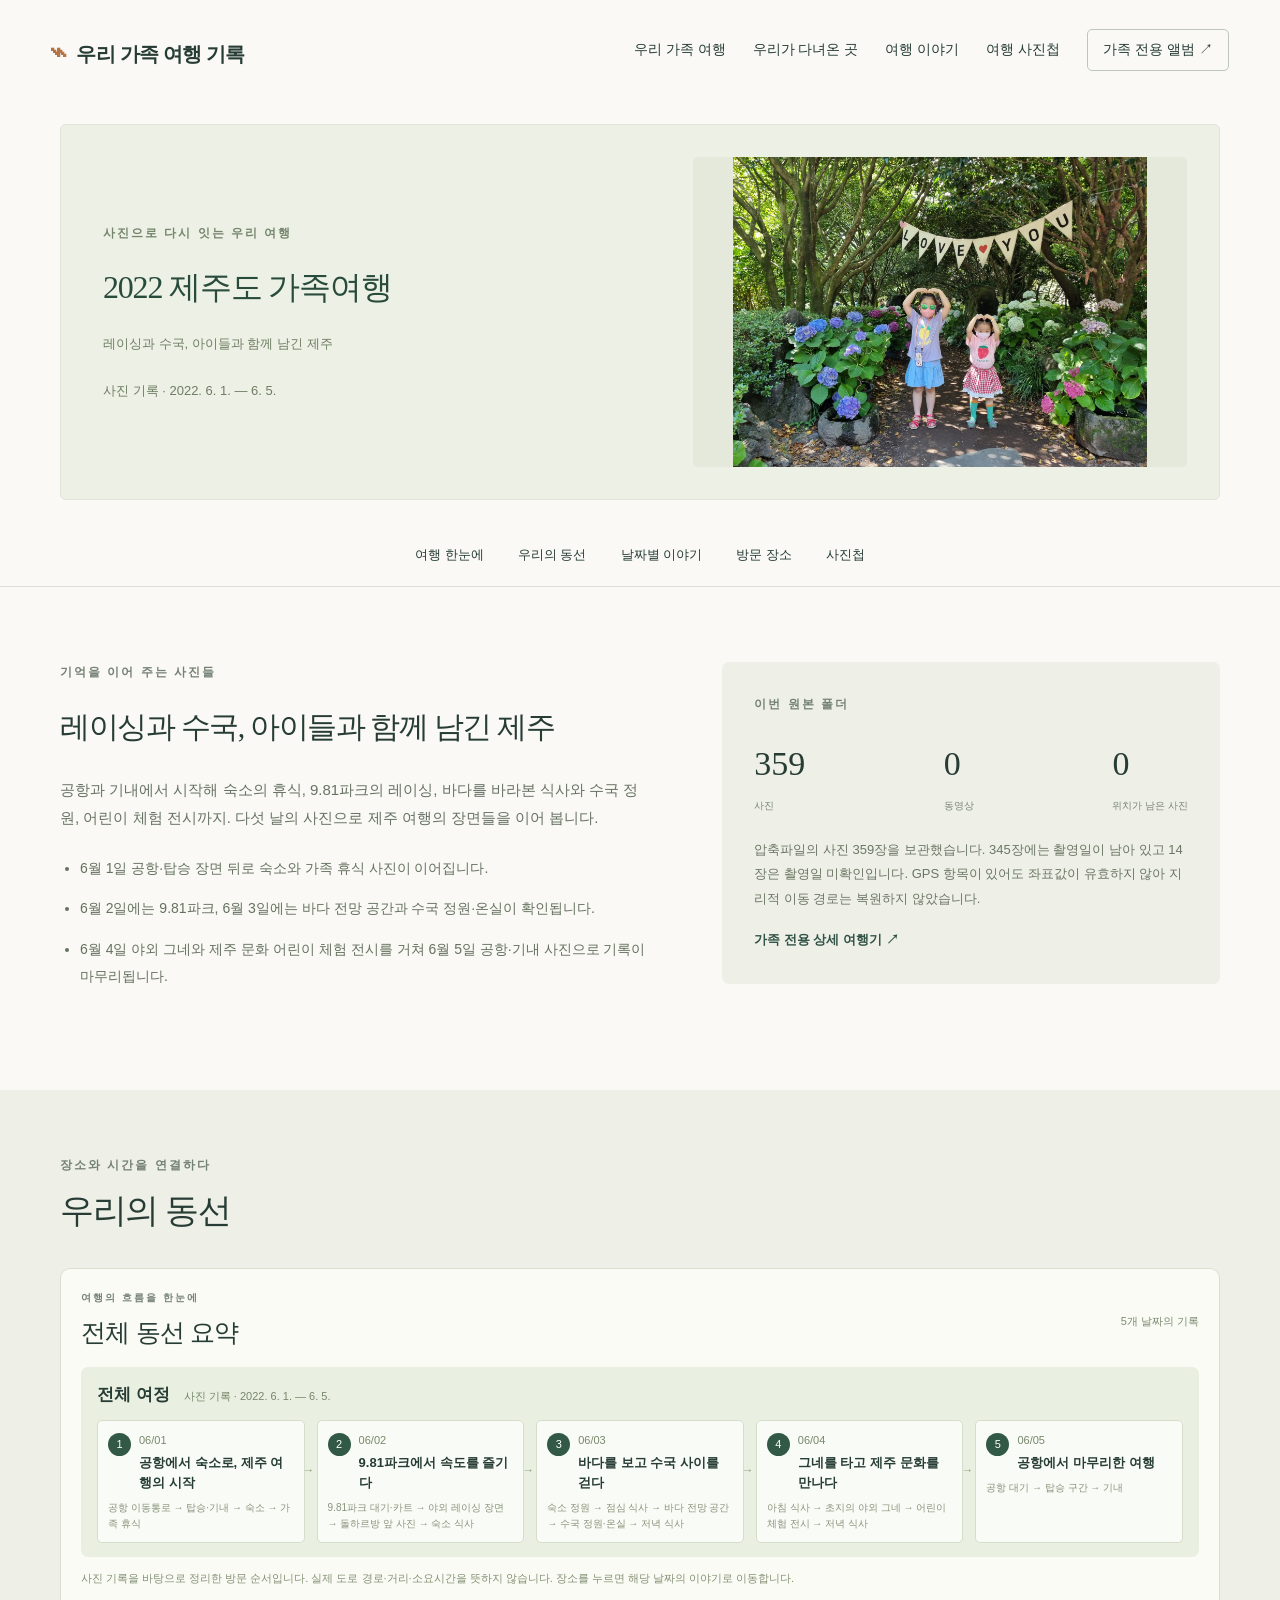
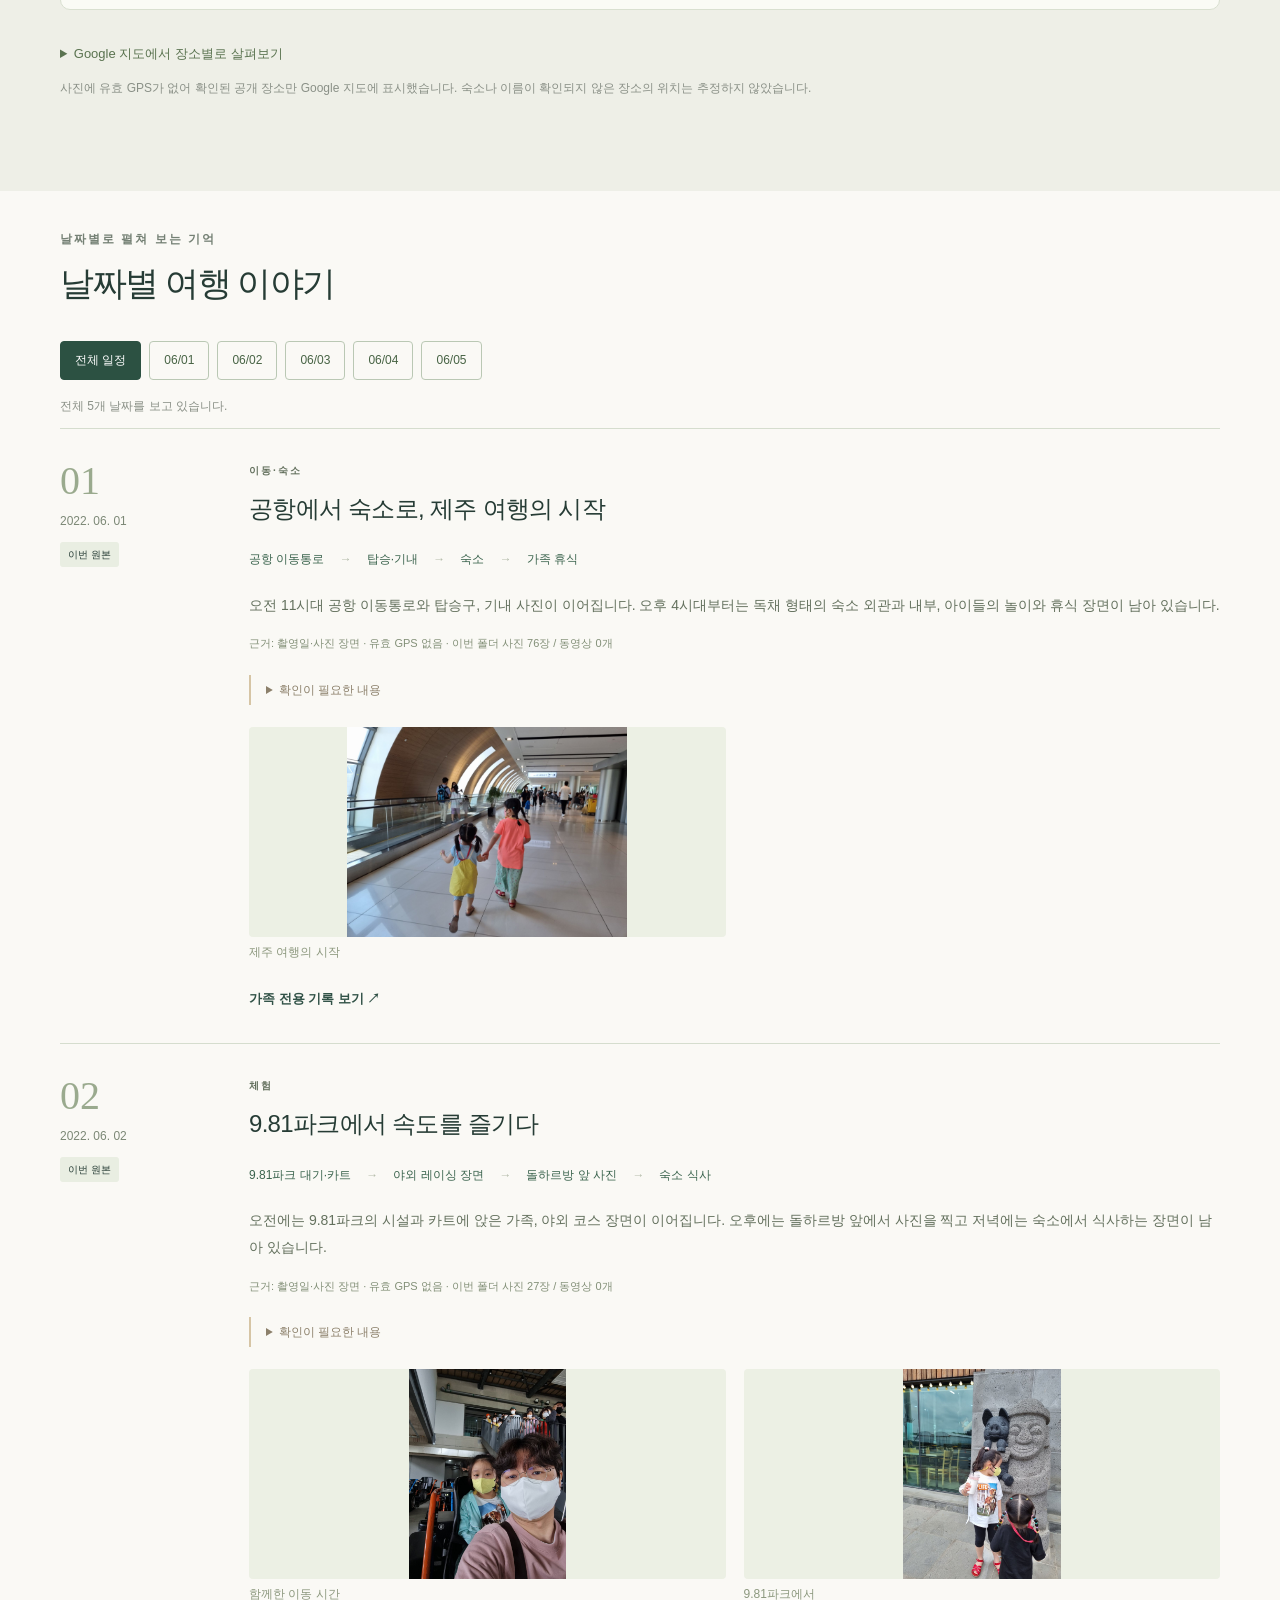
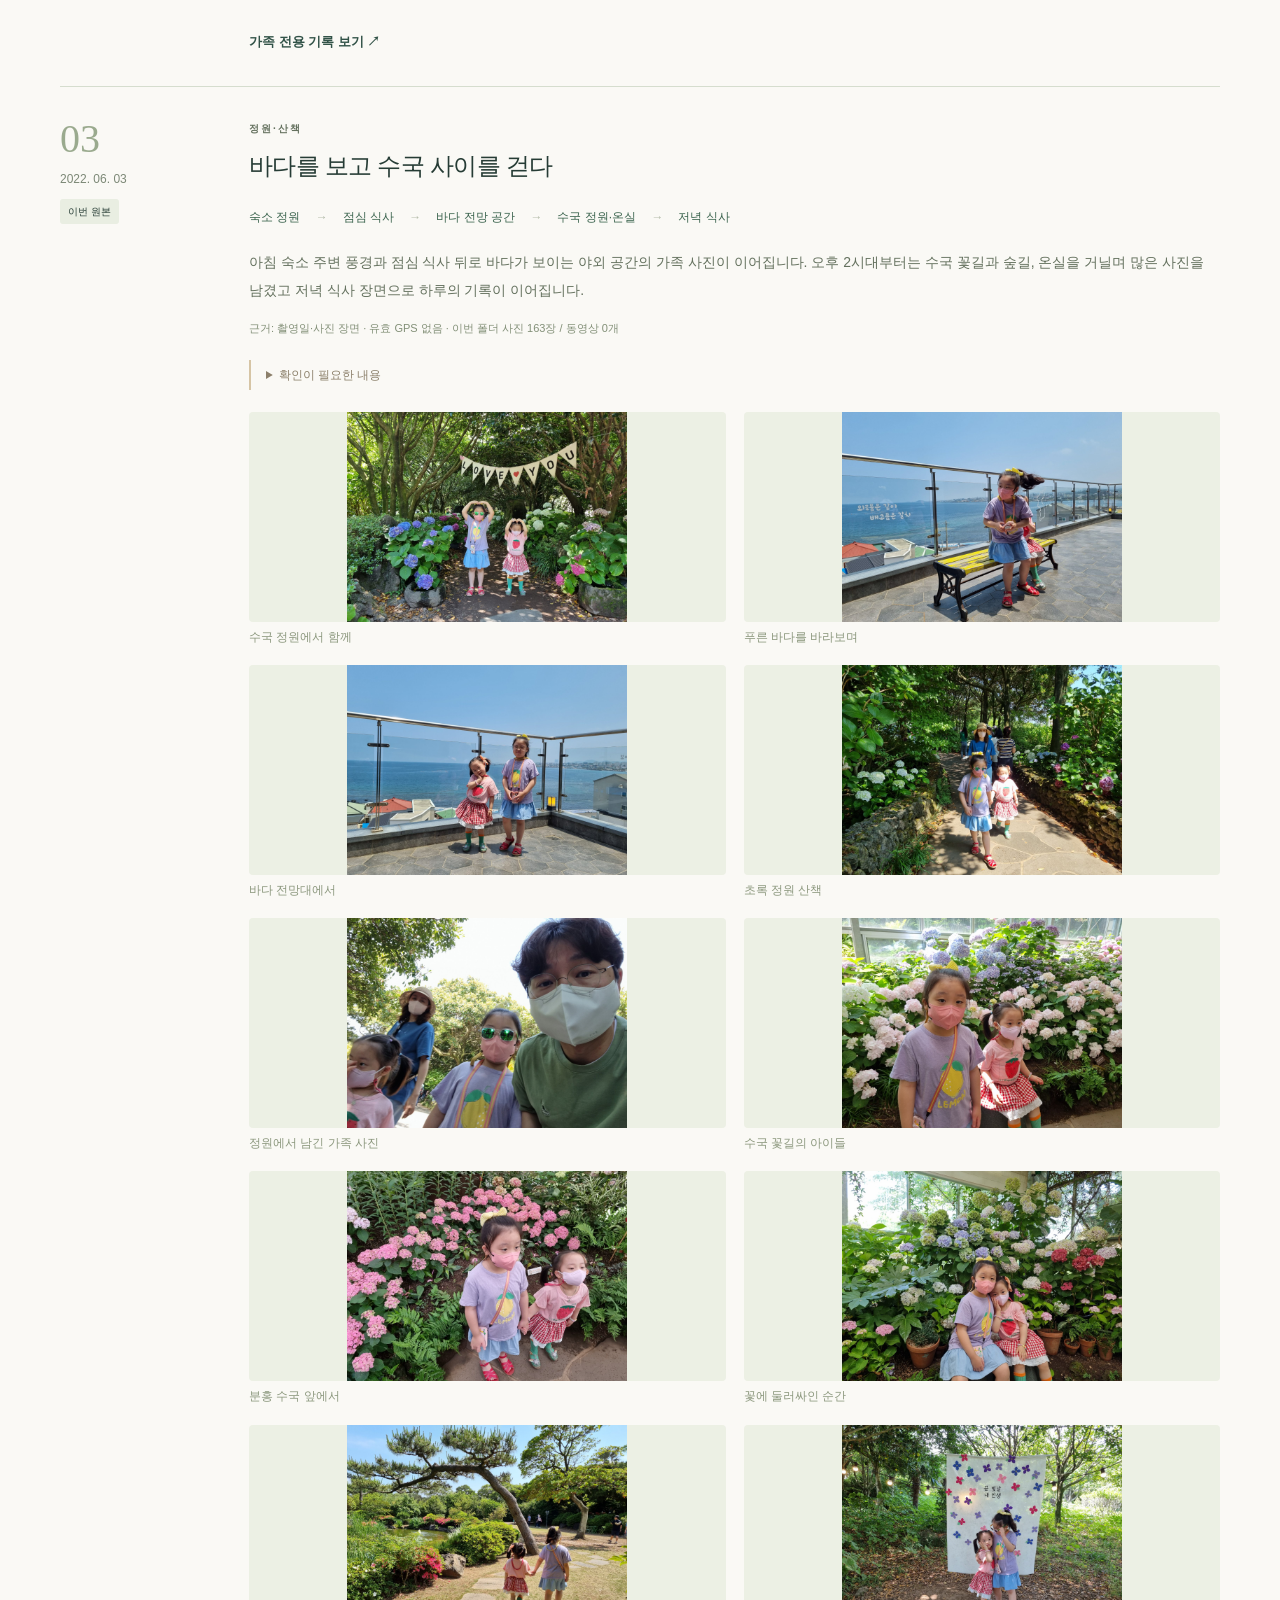
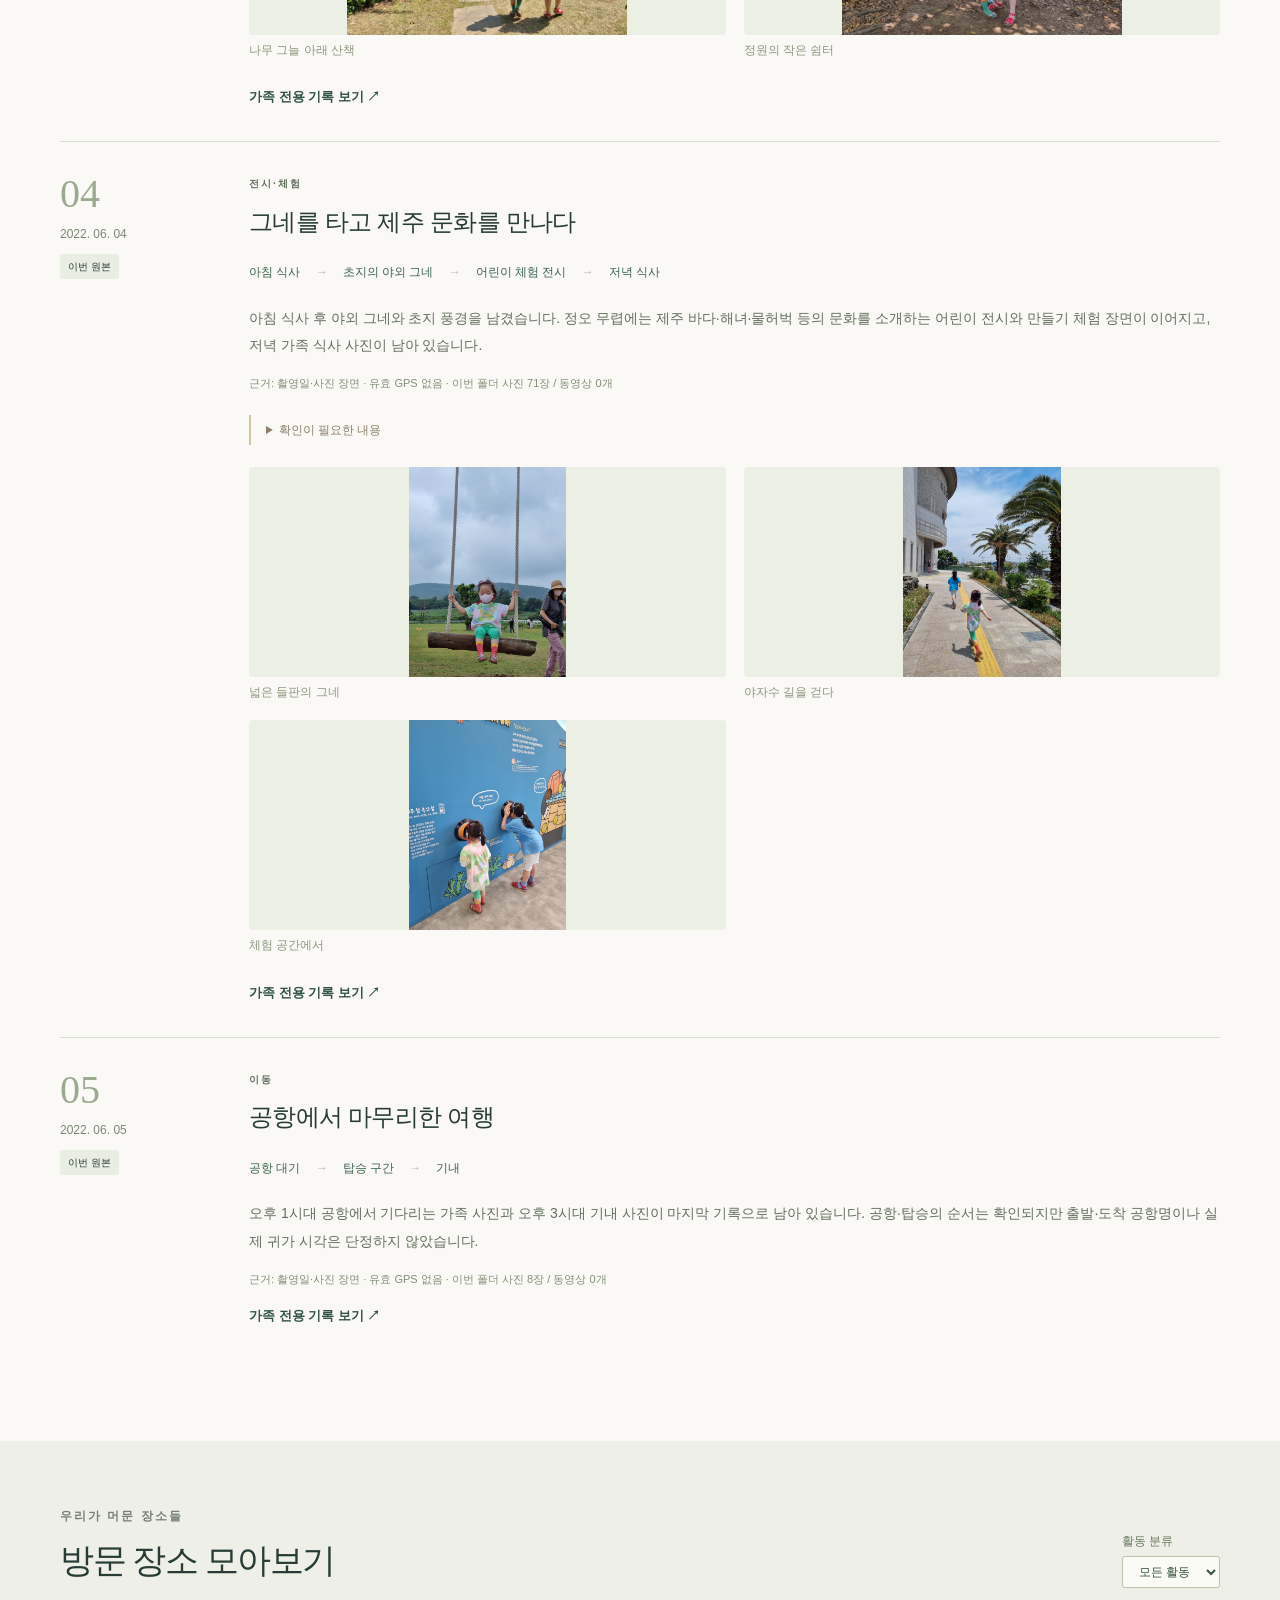
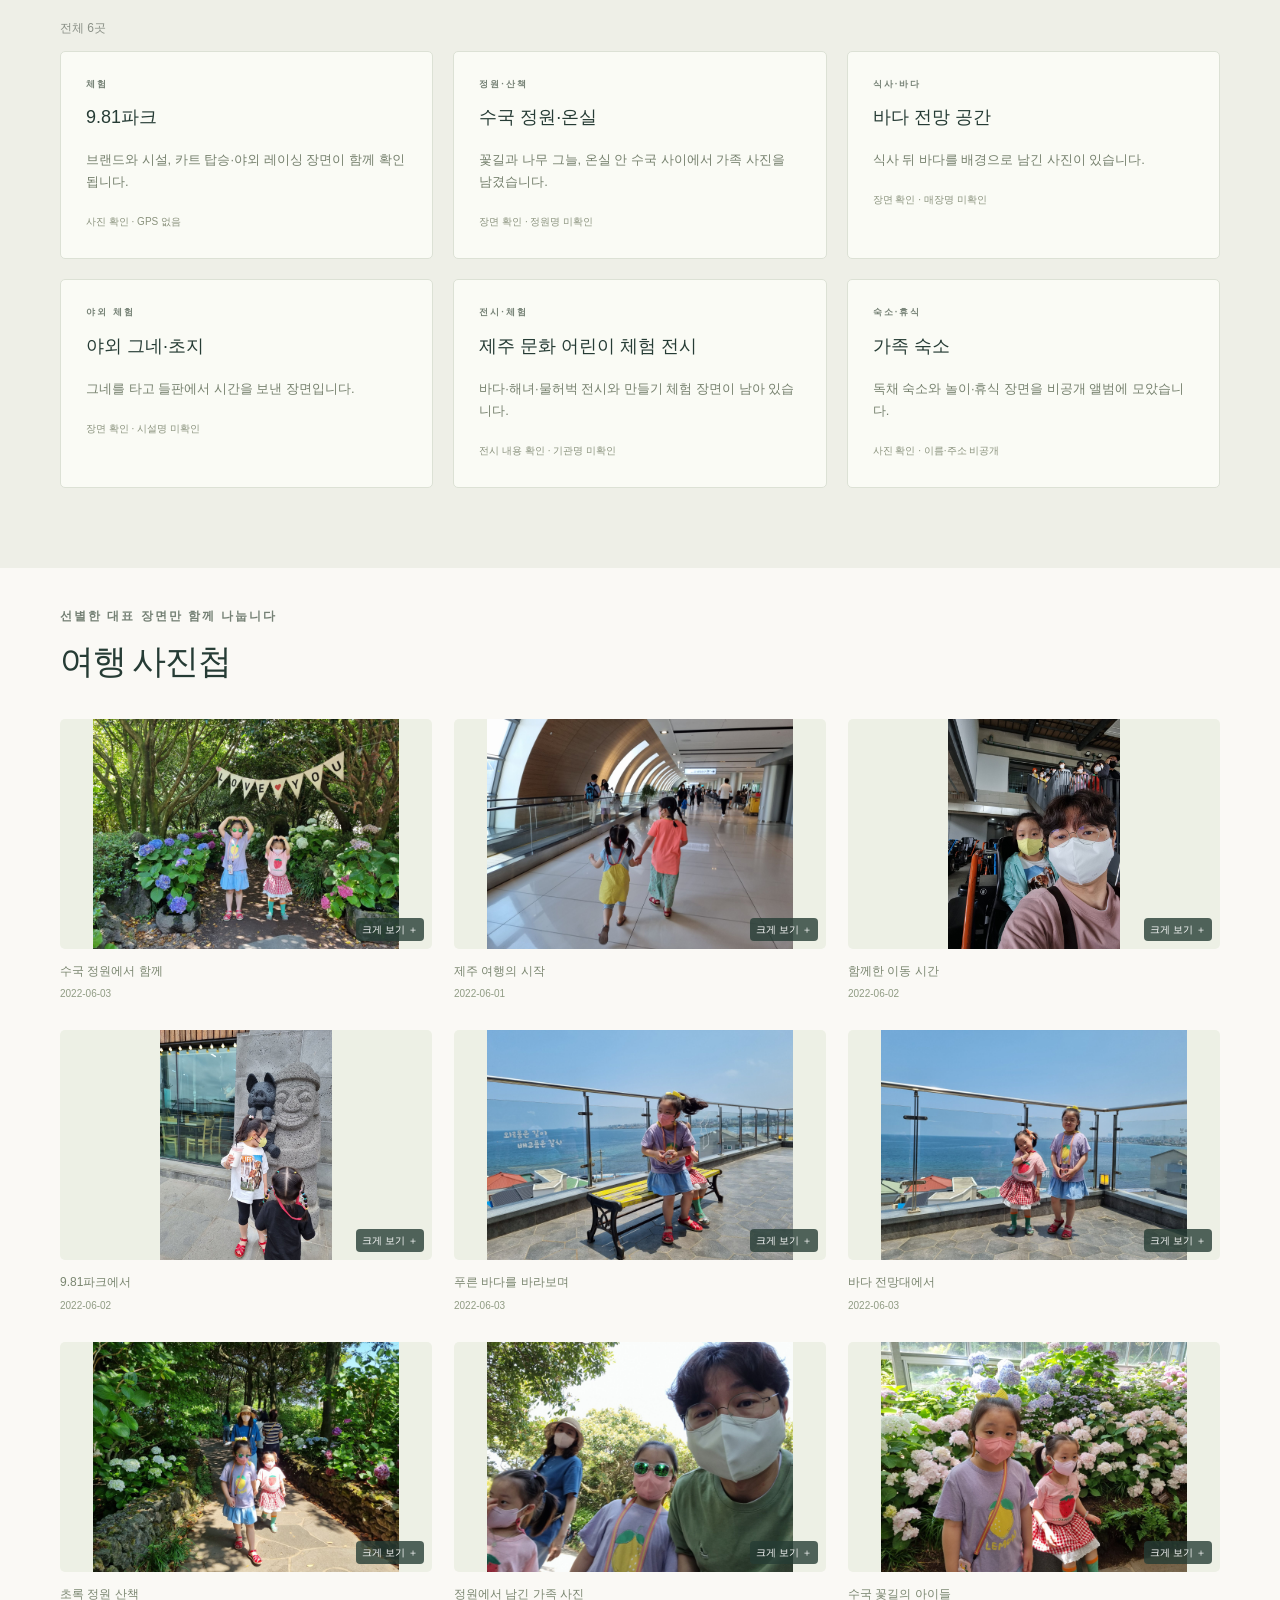
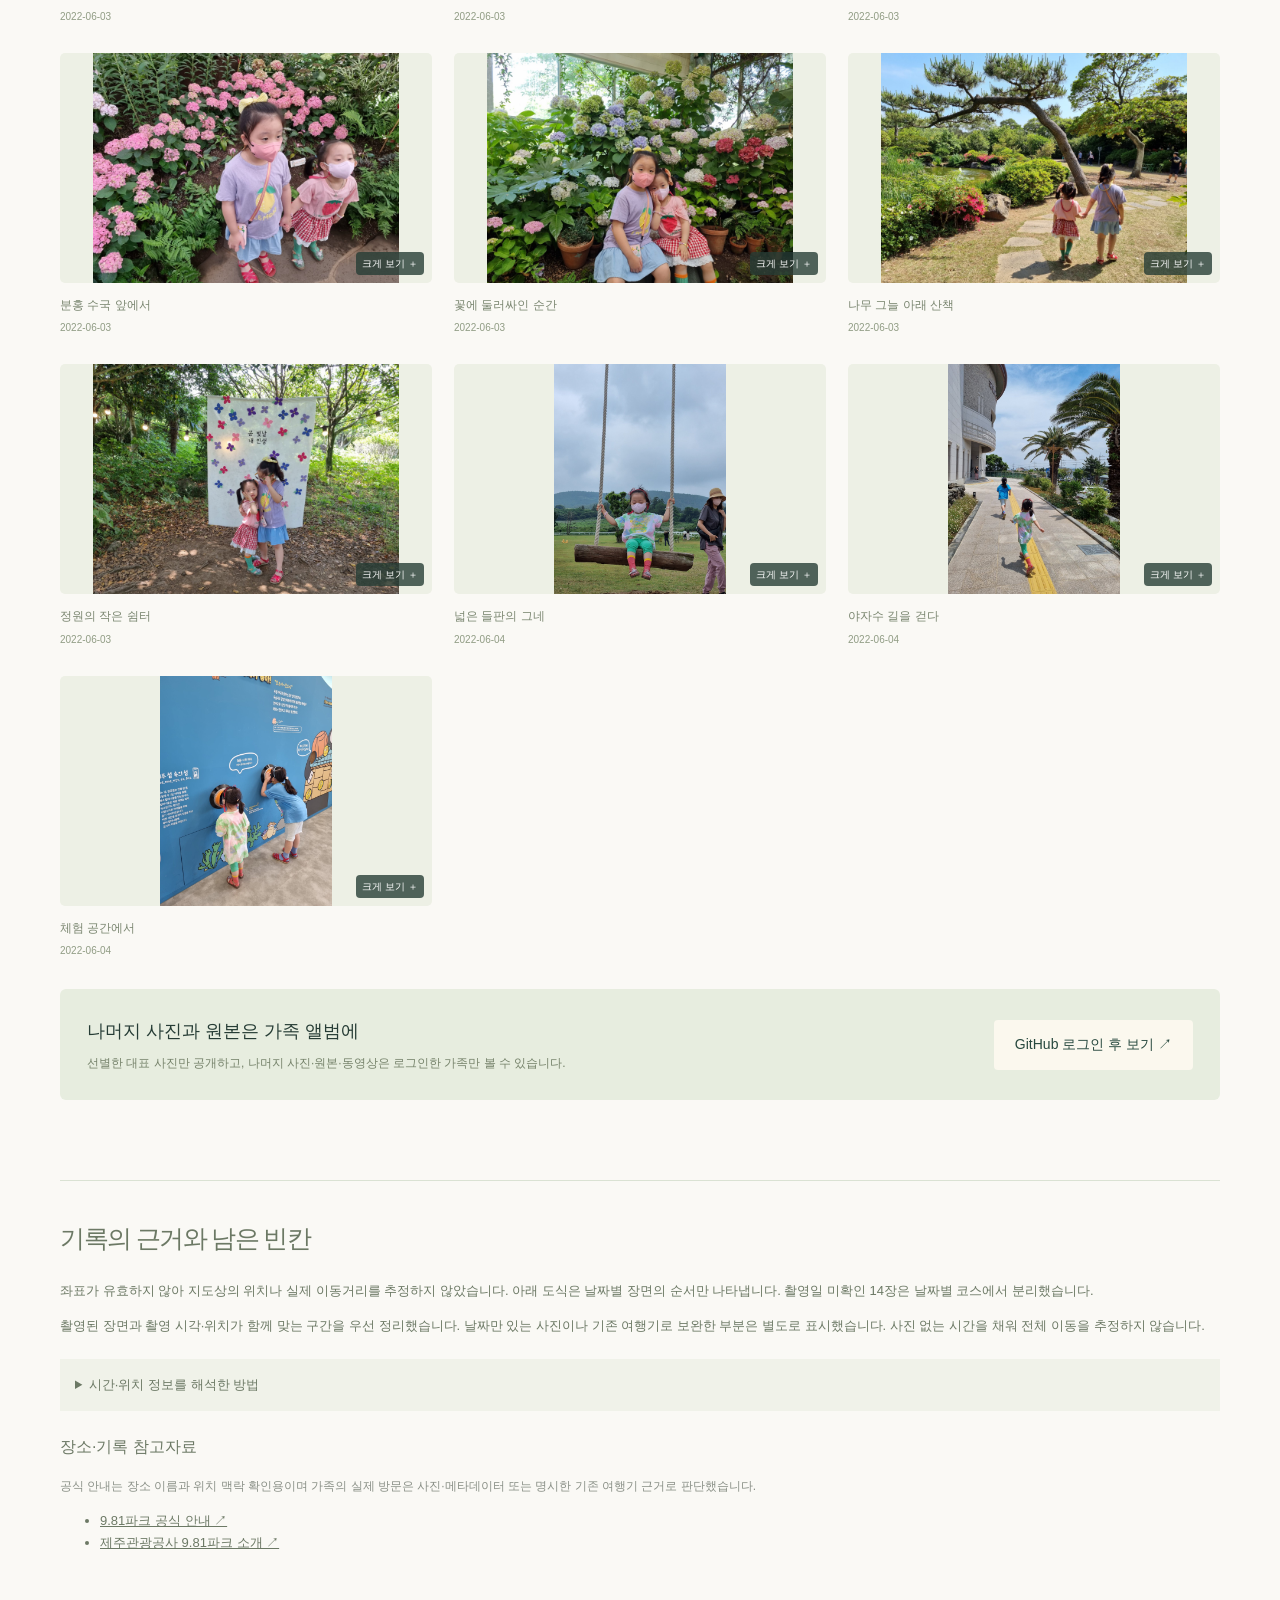
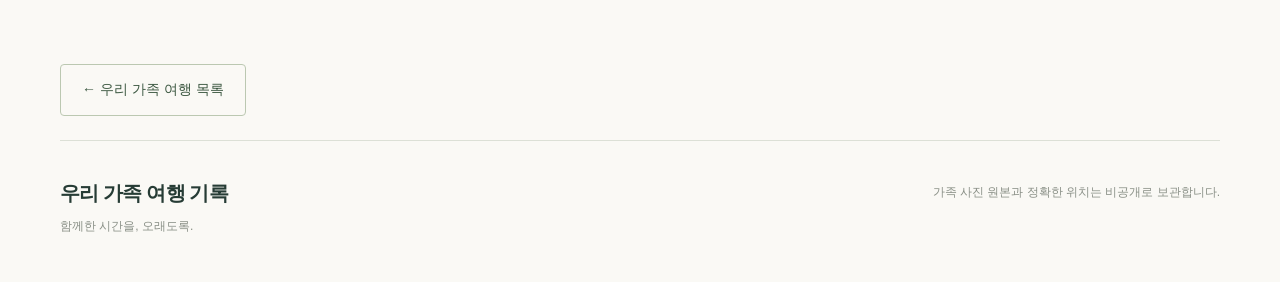
<file: jeju-2022.html>
<!doctype html><html lang="ko"><head><meta charset="utf-8"><meta name="viewport" content="width=device-width,initial-scale=1"><meta name="description" content="공항과 기내에서 시작해 숙소의 휴식, 9.81파크의 레이싱, 바다를 바라본 식사와 수국 정원, 어린이 체험 전시까지. 다섯 날의 사진으로 제주 여행의 장면들을 이어 봅니다."><meta name="theme-color" content="#234c43"><title>2022 제주도 가족여행 | 우리 가족 여행 기록</title><link rel="stylesheet" href="style.css"><link rel="stylesheet" href="travel.css?v=route-overview-4"><script src="app.js" defer></script><script src="travel.js?v=journey-photos-2" defer></script></head><body><a class="skip" href="#main">본문으로 바로가기</a><header><a class="brand" href="index.html#home"><span class="mark" aria-hidden="true">⌁</span>우리 가족 여행 기록</a><button id="menu" aria-expanded="false" aria-controls="nav">메뉴 열기</button><nav id="nav" aria-label="주 메뉴"><a href="index.html#home">우리 가족 여행</a><a href="index.html#places">우리가 다녀온 곳</a><a href="index.html#stories">여행 이야기</a><a href="index.html#photos">여행 사진첩</a><a class="private-link" href="index.html#family">가족 전용 앨범 <span aria-hidden="true">↗</span></a></nav></header>
<main id="main"><section class="hero record-hero selected-photo-hero"><img src="assets/selected/jeju-2022/curated-01.jpg" alt="수국 정원에서 함께" fetchpriority="high"><div class="shade"></div><div class="hero-copy"><p class="eyebrow">사진으로 다시 잇는 우리 여행</p><h1>2022 제주도 가족여행</h1><p>레이싱과 수국, 아이들과 함께 남긴 제주</p><span class="period">사진 기록 · 2022. 6. 1. — 6. 5.</span></div></section><nav class="record-nav" aria-label="여행기 목차"><a href="#overview">여행 한눈에</a><a href="#route">우리의 동선</a><a href="#days">날짜별 이야기</a><a href="#places">방문 장소</a><a href="#album">사진첩</a></nav><section id="overview" class="wrap section record-overview"><div><p class="eyebrow">기억을 이어 주는 사진들</p><h2>레이싱과 수국, 아이들과 함께 남긴 제주</h2><p class="lead">공항과 기내에서 시작해 숙소의 휴식, 9.81파크의 레이싱, 바다를 바라본 식사와 수국 정원, 어린이 체험 전시까지. 다섯 날의 사진으로 제주 여행의 장면들을 이어 봅니다.</p><ul class="summary-list"><li>6월 1일 공항·탑승 장면 뒤로 숙소와 가족 휴식 사진이 이어집니다.</li><li>6월 2일에는 9.81파크, 6월 3일에는 바다 전망 공간과 수국 정원·온실이 확인됩니다.</li><li>6월 4일 야외 그네와 제주 문화 어린이 체험 전시를 거쳐 6월 5일 공항·기내 사진으로 기록이 마무리됩니다.</li></ul></div><aside class="record-facts"><p class="eyebrow">이번 원본 폴더</p><div class="stats-row"><strong>359<small>사진</small></strong><strong>0<small>동영상</small></strong><strong>0<small>위치가 남은 사진</small></strong></div><p>압축파일의 사진 359장을 보관했습니다. 345장에는 촬영일이 남아 있고 14장은 촬영일 미확인입니다. GPS 항목이 있어도 좌표값이 유효하지 않아 지리적 이동 경로는 복원하지 않았습니다.</p><a class="text-link" href="https://github.com/login?return_to=%2Fksangki%2Ffamily-travel-private%2Fblob%2Fmain%2Falbums%2F2022-jeju%2Fjourney.md">가족 전용 상세 여행기 ↗</a></aside></section><section id="route" class="story-section"><div class="wrap section"><div class="section-title"><div><p class="eyebrow">장소와 시간을 연결하다</p><h2>우리의 동선</h2></div></div><div class="journey-overview" aria-labelledby="journey-overview-title"><div class="overview-heading"><div><p class="eyebrow">여행의 흐름을 한눈에</p><h3 id="journey-overview-title">전체 동선 요약</h3></div><span>5개 날짜의 기록</span></div><section class="overview-region overview-region-0"><div class="overview-region-heading"><h4>전체 여정</h4><span>사진 기록 · 2022. 6. 1. — 6. 5.</span></div><ol class="overview-stops" style="--stop-count:5"><li><a href="#day-2022-06-01" data-overview-day="2022-06-01"><span class="overview-step" aria-hidden="true">1</span><time datetime="2022-06-01">06/01</time><strong>공항에서 숙소로, 제주 여행의 시작</strong><small>공항 이동통로 → 탑승·기내 → 숙소 → 가족 휴식</small></a></li><li><a href="#day-2022-06-02" data-overview-day="2022-06-02"><span class="overview-step" aria-hidden="true">2</span><time datetime="2022-06-02">06/02</time><strong>9.81파크에서 속도를 즐기다</strong><small>9.81파크 대기·카트 → 야외 레이싱 장면 → 돌하르방 앞 사진 → 숙소 식사</small></a></li><li><a href="#day-2022-06-03" data-overview-day="2022-06-03"><span class="overview-step" aria-hidden="true">3</span><time datetime="2022-06-03">06/03</time><strong>바다를 보고 수국 사이를 걷다</strong><small>숙소 정원 → 점심 식사 → 바다 전망 공간 → 수국 정원·온실 → 저녁 식사</small></a></li><li><a href="#day-2022-06-04" data-overview-day="2022-06-04"><span class="overview-step" aria-hidden="true">4</span><time datetime="2022-06-04">06/04</time><strong>그네를 타고 제주 문화를 만나다</strong><small>아침 식사 → 초지의 야외 그네 → 어린이 체험 전시 → 저녁 식사</small></a></li><li><a href="#day-2022-06-05" data-overview-day="2022-06-05"><span class="overview-step" aria-hidden="true">5</span><time datetime="2022-06-05">06/05</time><strong>공항에서 마무리한 여행</strong><small>공항 대기 → 탑승 구간 → 기내</small></a></li></ol></section><p class="overview-note">사진 기록을 바탕으로 정리한 방문 순서입니다. 실제 도로 경로·거리·소요시간을 뜻하지 않습니다. 장소를 누르면 해당 날짜의 이야기로 이동합니다.</p></div><div class="overview-map-action"></div><details class="google-map-details"><summary>Google 지도에서 장소별로 살펴보기</summary><div class="route-map google-route-map"><iframe id="google-route-map" title="2022 제주도 가족여행 Google 지도" src="https://www.google.com/maps?q=9.81%ED%8C%8C%ED%81%AC%20%EC%A0%9C%EC%A3%BC&amp;z=14&amp;output=embed&amp;hl=ko" loading="lazy" referrerpolicy="no-referrer-when-downgrade" allowfullscreen></iframe><div class="map-buttons" aria-label="Google 지도에서 장소 선택"><button type="button" data-map-point="0" data-map-src="https://www.google.com/maps?q=9.81%ED%8C%8C%ED%81%AC%20%EC%A0%9C%EC%A3%BC&amp;z=14&amp;output=embed&amp;hl=ko" aria-pressed="true">1. 9.81파크 제주</button></div><p id="map-selection" aria-live="polite">1. 9.81파크 제주 · Google 지도</p><div class="google-place-links"><a href="https://www.google.com/maps/search/?api=1&amp;query=9.81%ED%8C%8C%ED%81%AC%20%EC%A0%9C%EC%A3%BC" target="_blank" rel="noopener noreferrer">9.81파크 제주 ↗</a></div><div class="map-actions"><p class="note">지도가 보이지 않으면 위 장소 링크로 Google 지도를 열어 주세요.</p></div></div></details><p class="note">사진에 유효 GPS가 없어 확인된 공개 장소만 Google 지도에 표시했습니다. 숙소나 이름이 확인되지 않은 장소의 위치는 추정하지 않았습니다.</p></div></section><section id="days" class="wrap section"><div class="section-title"><div><p class="eyebrow">날짜별로 펼쳐 보는 기억</p><h2>날짜별 여행 이야기</h2></div></div><div class="day-filters" aria-label="여행 날짜 선택"><button type="button" data-day-filter="all" aria-pressed="true">전체 일정</button><button type="button" data-day-filter="2022-06-01" aria-pressed="false">06/01</button><button type="button" data-day-filter="2022-06-02" aria-pressed="false">06/02</button><button type="button" data-day-filter="2022-06-03" aria-pressed="false">06/03</button><button type="button" data-day-filter="2022-06-04" aria-pressed="false">06/04</button><button type="button" data-day-filter="2022-06-05" aria-pressed="false">06/05</button></div><p id="day-filter-status" class="note" aria-live="polite">전체 5개 날짜를 보고 있습니다.</p><div class="days-list"><article class="day-card" id="day-2022-06-01" data-record-day="2022-06-01"><div class="day-side"><span class="day-index">01</span><time datetime="2022-06-01">2022. 06. 01</time><span class="evidence-badge">이번 원본</span></div><div class="day-body"><p class="eyebrow">이동·숙소</p><h3>공항에서 숙소로, 제주 여행의 시작</h3><ol class="stop-list"><li>공항 이동통로</li><li>탑승·기내</li><li>숙소</li><li>가족 휴식</li></ol><p>오전 11시대 공항 이동통로와 탑승구, 기내 사진이 이어집니다. 오후 4시대부터는 독채 형태의 숙소 외관과 내부, 아이들의 놀이와 휴식 장면이 남아 있습니다.</p><p class="evidence-detail">근거: 촬영일·사진 장면 · 유효 GPS 없음 · 이번 폴더 사진 76장 / 동영상 0개</p><details><summary>확인이 필요한 내용</summary><p>공항 이름과 항공편, 숙소명·주소는 사진만으로 확정하지 않았습니다.</p></details><div class="day-scenes"><figure class="day-scene"><button class="gallery-photo" data-src="assets/selected/jeju-2022/curated-02.jpg" data-caption="제주 여행의 시작" aria-label="제주 여행의 시작 사진 크게 보기"><img src="assets/selected/jeju-2022/curated-02.jpg" alt="제주 여행의 시작" loading="lazy"></button><figcaption>제주 여행의 시작</figcaption></figure></div><a class="text-link" href="https://github.com/login?return_to=%2Fksangki%2Ffamily-travel-private%2Fblob%2Fmain%2Falbums%2F2022-jeju%2Fdate-2022-06-01.md">가족 전용 기록 보기 ↗</a></div></article><article class="day-card" id="day-2022-06-02" data-record-day="2022-06-02"><div class="day-side"><span class="day-index">02</span><time datetime="2022-06-02">2022. 06. 02</time><span class="evidence-badge">이번 원본</span></div><div class="day-body"><p class="eyebrow">체험</p><h3>9.81파크에서 속도를 즐기다</h3><ol class="stop-list"><li>9.81파크 대기·카트</li><li>야외 레이싱 장면</li><li>돌하르방 앞 사진</li><li>숙소 식사</li></ol><p>오전에는 9.81파크의 시설과 카트에 앉은 가족, 야외 코스 장면이 이어집니다. 오후에는 돌하르방 앞에서 사진을 찍고 저녁에는 숙소에서 식사하는 장면이 남아 있습니다.</p><p class="evidence-detail">근거: 촬영일·사진 장면 · 유효 GPS 없음 · 이번 폴더 사진 27장 / 동영상 0개</p><details><summary>확인이 필요한 내용</summary><p>정확한 레이스 상품·기록·완주 횟수나 사진에 없는 이동 코스는 단정하지 않았습니다.</p></details><div class="day-scenes"><figure class="day-scene"><button class="gallery-photo" data-src="assets/selected/jeju-2022/curated-03.jpg" data-caption="함께한 이동 시간" aria-label="함께한 이동 시간 사진 크게 보기"><img src="assets/selected/jeju-2022/curated-03.jpg" alt="함께한 이동 시간" loading="lazy"></button><figcaption>함께한 이동 시간</figcaption></figure><figure class="day-scene"><button class="gallery-photo" data-src="assets/selected/jeju-2022/curated-04.jpg" data-caption="9.81파크에서" aria-label="9.81파크에서 사진 크게 보기"><img src="assets/selected/jeju-2022/curated-04.jpg" alt="9.81파크에서" loading="lazy"></button><figcaption>9.81파크에서</figcaption></figure></div><a class="text-link" href="https://github.com/login?return_to=%2Fksangki%2Ffamily-travel-private%2Fblob%2Fmain%2Falbums%2F2022-jeju%2Fdate-2022-06-02.md">가족 전용 기록 보기 ↗</a></div></article><article class="day-card" id="day-2022-06-03" data-record-day="2022-06-03"><div class="day-side"><span class="day-index">03</span><time datetime="2022-06-03">2022. 06. 03</time><span class="evidence-badge">이번 원본</span></div><div class="day-body"><p class="eyebrow">정원·산책</p><h3>바다를 보고 수국 사이를 걷다</h3><ol class="stop-list"><li>숙소 정원</li><li>점심 식사</li><li>바다 전망 공간</li><li>수국 정원·온실</li><li>저녁 식사</li></ol><p>아침 숙소 주변 풍경과 점심 식사 뒤로 바다가 보이는 야외 공간의 가족 사진이 이어집니다. 오후 2시대부터는 수국 꽃길과 숲길, 온실을 거닐며 많은 사진을 남겼고 저녁 식사 장면으로 하루의 기록이 이어집니다.</p><p class="evidence-detail">근거: 촬영일·사진 장면 · 유효 GPS 없음 · 이번 폴더 사진 163장 / 동영상 0개</p><details><summary>확인이 필요한 내용</summary><p>정원·식당의 이름이 확인되지 않아 특정 관광지나 매장으로 표시하지 않았습니다.</p></details><div class="day-scenes"><figure class="day-scene"><button class="gallery-photo" data-src="assets/selected/jeju-2022/curated-01.jpg" data-caption="수국 정원에서 함께" aria-label="수국 정원에서 함께 사진 크게 보기"><img src="assets/selected/jeju-2022/curated-01.jpg" alt="수국 정원에서 함께" loading="lazy"></button><figcaption>수국 정원에서 함께</figcaption></figure><figure class="day-scene"><button class="gallery-photo" data-src="assets/selected/jeju-2022/curated-05.jpg" data-caption="푸른 바다를 바라보며" aria-label="푸른 바다를 바라보며 사진 크게 보기"><img src="assets/selected/jeju-2022/curated-05.jpg" alt="푸른 바다를 바라보며" loading="lazy"></button><figcaption>푸른 바다를 바라보며</figcaption></figure><figure class="day-scene"><button class="gallery-photo" data-src="assets/selected/jeju-2022/curated-06.jpg" data-caption="바다 전망대에서" aria-label="바다 전망대에서 사진 크게 보기"><img src="assets/selected/jeju-2022/curated-06.jpg" alt="바다 전망대에서" loading="lazy"></button><figcaption>바다 전망대에서</figcaption></figure><figure class="day-scene"><button class="gallery-photo" data-src="assets/selected/jeju-2022/curated-07.jpg" data-caption="초록 정원 산책" aria-label="초록 정원 산책 사진 크게 보기"><img src="assets/selected/jeju-2022/curated-07.jpg" alt="초록 정원 산책" loading="lazy"></button><figcaption>초록 정원 산책</figcaption></figure><figure class="day-scene"><button class="gallery-photo" data-src="assets/selected/jeju-2022/curated-08.jpg" data-caption="정원에서 남긴 가족 사진" aria-label="정원에서 남긴 가족 사진 사진 크게 보기"><img src="assets/selected/jeju-2022/curated-08.jpg" alt="정원에서 남긴 가족 사진" loading="lazy"></button><figcaption>정원에서 남긴 가족 사진</figcaption></figure><figure class="day-scene"><button class="gallery-photo" data-src="assets/selected/jeju-2022/curated-09.jpg" data-caption="수국 꽃길의 아이들" aria-label="수국 꽃길의 아이들 사진 크게 보기"><img src="assets/selected/jeju-2022/curated-09.jpg" alt="수국 꽃길의 아이들" loading="lazy"></button><figcaption>수국 꽃길의 아이들</figcaption></figure><figure class="day-scene"><button class="gallery-photo" data-src="assets/selected/jeju-2022/curated-10.jpg" data-caption="분홍 수국 앞에서" aria-label="분홍 수국 앞에서 사진 크게 보기"><img src="assets/selected/jeju-2022/curated-10.jpg" alt="분홍 수국 앞에서" loading="lazy"></button><figcaption>분홍 수국 앞에서</figcaption></figure><figure class="day-scene"><button class="gallery-photo" data-src="assets/selected/jeju-2022/curated-11.jpg" data-caption="꽃에 둘러싸인 순간" aria-label="꽃에 둘러싸인 순간 사진 크게 보기"><img src="assets/selected/jeju-2022/curated-11.jpg" alt="꽃에 둘러싸인 순간" loading="lazy"></button><figcaption>꽃에 둘러싸인 순간</figcaption></figure><figure class="day-scene"><button class="gallery-photo" data-src="assets/selected/jeju-2022/curated-12.jpg" data-caption="나무 그늘 아래 산책" aria-label="나무 그늘 아래 산책 사진 크게 보기"><img src="assets/selected/jeju-2022/curated-12.jpg" alt="나무 그늘 아래 산책" loading="lazy"></button><figcaption>나무 그늘 아래 산책</figcaption></figure><figure class="day-scene"><button class="gallery-photo" data-src="assets/selected/jeju-2022/curated-13.jpg" data-caption="정원의 작은 쉼터" aria-label="정원의 작은 쉼터 사진 크게 보기"><img src="assets/selected/jeju-2022/curated-13.jpg" alt="정원의 작은 쉼터" loading="lazy"></button><figcaption>정원의 작은 쉼터</figcaption></figure></div><a class="text-link" href="https://github.com/login?return_to=%2Fksangki%2Ffamily-travel-private%2Fblob%2Fmain%2Falbums%2F2022-jeju%2Fdate-2022-06-03.md">가족 전용 기록 보기 ↗</a></div></article><article class="day-card" id="day-2022-06-04" data-record-day="2022-06-04"><div class="day-side"><span class="day-index">04</span><time datetime="2022-06-04">2022. 06. 04</time><span class="evidence-badge">이번 원본</span></div><div class="day-body"><p class="eyebrow">전시·체험</p><h3>그네를 타고 제주 문화를 만나다</h3><ol class="stop-list"><li>아침 식사</li><li>초지의 야외 그네</li><li>어린이 체험 전시</li><li>저녁 식사</li></ol><p>아침 식사 후 야외 그네와 초지 풍경을 남겼습니다. 정오 무렵에는 제주 바다·해녀·물허벅 등의 문화를 소개하는 어린이 전시와 만들기 체험 장면이 이어지고, 저녁 가족 식사 사진이 남아 있습니다.</p><p class="evidence-detail">근거: 촬영일·사진 장면 · 유효 GPS 없음 · 이번 폴더 사진 71장 / 동영상 0개</p><details><summary>확인이 필요한 내용</summary><p>전시 내용은 사진으로 확인되지만 기관명은 미확인입니다. 오설록이나 다른 박물관으로 임의 지정하지 않았습니다.</p></details><div class="day-scenes"><figure class="day-scene"><button class="gallery-photo" data-src="assets/selected/jeju-2022/curated-14.jpg" data-caption="넓은 들판의 그네" aria-label="넓은 들판의 그네 사진 크게 보기"><img src="assets/selected/jeju-2022/curated-14.jpg" alt="넓은 들판의 그네" loading="lazy"></button><figcaption>넓은 들판의 그네</figcaption></figure><figure class="day-scene"><button class="gallery-photo" data-src="assets/selected/jeju-2022/curated-15.jpg" data-caption="야자수 길을 걷다" aria-label="야자수 길을 걷다 사진 크게 보기"><img src="assets/selected/jeju-2022/curated-15.jpg" alt="야자수 길을 걷다" loading="lazy"></button><figcaption>야자수 길을 걷다</figcaption></figure><figure class="day-scene"><button class="gallery-photo" data-src="assets/selected/jeju-2022/curated-16.jpg" data-caption="체험 공간에서" aria-label="체험 공간에서 사진 크게 보기"><img src="assets/selected/jeju-2022/curated-16.jpg" alt="체험 공간에서" loading="lazy"></button><figcaption>체험 공간에서</figcaption></figure></div><a class="text-link" href="https://github.com/login?return_to=%2Fksangki%2Ffamily-travel-private%2Fblob%2Fmain%2Falbums%2F2022-jeju%2Fdate-2022-06-04.md">가족 전용 기록 보기 ↗</a></div></article><article class="day-card" id="day-2022-06-05" data-record-day="2022-06-05"><div class="day-side"><span class="day-index">05</span><time datetime="2022-06-05">2022. 06. 05</time><span class="evidence-badge">이번 원본</span></div><div class="day-body"><p class="eyebrow">이동</p><h3>공항에서 마무리한 여행</h3><ol class="stop-list"><li>공항 대기</li><li>탑승 구간</li><li>기내</li></ol><p>오후 1시대 공항에서 기다리는 가족 사진과 오후 3시대 기내 사진이 마지막 기록으로 남아 있습니다. 공항·탑승의 순서는 확인되지만 출발·도착 공항명이나 실제 귀가 시각은 단정하지 않았습니다.</p><p class="evidence-detail">근거: 촬영일·사진 장면 · 유효 GPS 없음 · 이번 폴더 사진 8장 / 동영상 0개</p><a class="text-link" href="https://github.com/login?return_to=%2Fksangki%2Ffamily-travel-private%2Fblob%2Fmain%2Falbums%2F2022-jeju%2Fdate-2022-06-05.md">가족 전용 기록 보기 ↗</a></div></article></div></section><section id="places" class="story-section"><div class="wrap section"><div class="section-title"><div><p class="eyebrow">우리가 머문 장소들</p><h2>방문 장소 모아보기</h2></div><label class="category-control">활동 분류 <select id="category-filter"><option value="all">모든 활동</option><option value="체험">체험</option><option value="정원·산책">정원·산책</option><option value="식사·바다">식사·바다</option><option value="야외 체험">야외 체험</option><option value="전시·체험">전시·체험</option><option value="숙소·휴식">숙소·휴식</option></select></label></div><p id="place-filter-status" class="note" aria-live="polite">전체 6곳</p><div class="places-grid"><article class="place-card" data-place-category="체험"><span class="eyebrow">체험</span><h3>9.81파크</h3><p>브랜드와 시설, 카트 탑승·야외 레이싱 장면이 함께 확인됩니다.</p><span class="place-evidence">사진 확인 · GPS 없음</span></article><article class="place-card" data-place-category="정원·산책"><span class="eyebrow">정원·산책</span><h3>수국 정원·온실</h3><p>꽃길과 나무 그늘, 온실 안 수국 사이에서 가족 사진을 남겼습니다.</p><span class="place-evidence">장면 확인 · 정원명 미확인</span></article><article class="place-card" data-place-category="식사·바다"><span class="eyebrow">식사·바다</span><h3>바다 전망 공간</h3><p>식사 뒤 바다를 배경으로 남긴 사진이 있습니다.</p><span class="place-evidence">장면 확인 · 매장명 미확인</span></article><article class="place-card" data-place-category="야외 체험"><span class="eyebrow">야외 체험</span><h3>야외 그네·초지</h3><p>그네를 타고 들판에서 시간을 보낸 장면입니다.</p><span class="place-evidence">장면 확인 · 시설명 미확인</span></article><article class="place-card" data-place-category="전시·체험"><span class="eyebrow">전시·체험</span><h3>제주 문화 어린이 체험 전시</h3><p>바다·해녀·물허벅 전시와 만들기 체험 장면이 남아 있습니다.</p><span class="place-evidence">전시 내용 확인 · 기관명 미확인</span></article><article class="place-card" data-place-category="숙소·휴식"><span class="eyebrow">숙소·휴식</span><h3>가족 숙소</h3><p>독채 숙소와 놀이·휴식 장면을 비공개 앨범에 모았습니다.</p><span class="place-evidence">사진 확인 · 이름·주소 비공개</span></article></div></div></section><section id="album" class="wrap section"><div class="section-title"><div><p class="eyebrow">선별한 대표 장면만 함께 나눕니다</p><h2>여행 사진첩</h2></div></div><div class="record-photos selected-photos"><figure class="photo"><button class="gallery-photo" data-src="assets/selected/jeju-2022/curated-01.jpg" data-caption="수국 정원에서 함께" aria-label="수국 정원에서 함께 크게 보기"><img src="assets/selected/jeju-2022/curated-01.jpg" alt="수국 정원에서 함께" loading="lazy"><span>크게 보기 ＋</span></button><figcaption>수국 정원에서 함께<small>2022-06-03</small></figcaption></figure><figure class="photo"><button class="gallery-photo" data-src="assets/selected/jeju-2022/curated-02.jpg" data-caption="제주 여행의 시작" aria-label="제주 여행의 시작 크게 보기"><img src="assets/selected/jeju-2022/curated-02.jpg" alt="제주 여행의 시작" loading="lazy"><span>크게 보기 ＋</span></button><figcaption>제주 여행의 시작<small>2022-06-01</small></figcaption></figure><figure class="photo"><button class="gallery-photo" data-src="assets/selected/jeju-2022/curated-03.jpg" data-caption="함께한 이동 시간" aria-label="함께한 이동 시간 크게 보기"><img src="assets/selected/jeju-2022/curated-03.jpg" alt="함께한 이동 시간" loading="lazy"><span>크게 보기 ＋</span></button><figcaption>함께한 이동 시간<small>2022-06-02</small></figcaption></figure><figure class="photo"><button class="gallery-photo" data-src="assets/selected/jeju-2022/curated-04.jpg" data-caption="9.81파크에서" aria-label="9.81파크에서 크게 보기"><img src="assets/selected/jeju-2022/curated-04.jpg" alt="9.81파크에서" loading="lazy"><span>크게 보기 ＋</span></button><figcaption>9.81파크에서<small>2022-06-02</small></figcaption></figure><figure class="photo"><button class="gallery-photo" data-src="assets/selected/jeju-2022/curated-05.jpg" data-caption="푸른 바다를 바라보며" aria-label="푸른 바다를 바라보며 크게 보기"><img src="assets/selected/jeju-2022/curated-05.jpg" alt="푸른 바다를 바라보며" loading="lazy"><span>크게 보기 ＋</span></button><figcaption>푸른 바다를 바라보며<small>2022-06-03</small></figcaption></figure><figure class="photo"><button class="gallery-photo" data-src="assets/selected/jeju-2022/curated-06.jpg" data-caption="바다 전망대에서" aria-label="바다 전망대에서 크게 보기"><img src="assets/selected/jeju-2022/curated-06.jpg" alt="바다 전망대에서" loading="lazy"><span>크게 보기 ＋</span></button><figcaption>바다 전망대에서<small>2022-06-03</small></figcaption></figure><figure class="photo"><button class="gallery-photo" data-src="assets/selected/jeju-2022/curated-07.jpg" data-caption="초록 정원 산책" aria-label="초록 정원 산책 크게 보기"><img src="assets/selected/jeju-2022/curated-07.jpg" alt="초록 정원 산책" loading="lazy"><span>크게 보기 ＋</span></button><figcaption>초록 정원 산책<small>2022-06-03</small></figcaption></figure><figure class="photo"><button class="gallery-photo" data-src="assets/selected/jeju-2022/curated-08.jpg" data-caption="정원에서 남긴 가족 사진" aria-label="정원에서 남긴 가족 사진 크게 보기"><img src="assets/selected/jeju-2022/curated-08.jpg" alt="정원에서 남긴 가족 사진" loading="lazy"><span>크게 보기 ＋</span></button><figcaption>정원에서 남긴 가족 사진<small>2022-06-03</small></figcaption></figure><figure class="photo"><button class="gallery-photo" data-src="assets/selected/jeju-2022/curated-09.jpg" data-caption="수국 꽃길의 아이들" aria-label="수국 꽃길의 아이들 크게 보기"><img src="assets/selected/jeju-2022/curated-09.jpg" alt="수국 꽃길의 아이들" loading="lazy"><span>크게 보기 ＋</span></button><figcaption>수국 꽃길의 아이들<small>2022-06-03</small></figcaption></figure><figure class="photo"><button class="gallery-photo" data-src="assets/selected/jeju-2022/curated-10.jpg" data-caption="분홍 수국 앞에서" aria-label="분홍 수국 앞에서 크게 보기"><img src="assets/selected/jeju-2022/curated-10.jpg" alt="분홍 수국 앞에서" loading="lazy"><span>크게 보기 ＋</span></button><figcaption>분홍 수국 앞에서<small>2022-06-03</small></figcaption></figure><figure class="photo"><button class="gallery-photo" data-src="assets/selected/jeju-2022/curated-11.jpg" data-caption="꽃에 둘러싸인 순간" aria-label="꽃에 둘러싸인 순간 크게 보기"><img src="assets/selected/jeju-2022/curated-11.jpg" alt="꽃에 둘러싸인 순간" loading="lazy"><span>크게 보기 ＋</span></button><figcaption>꽃에 둘러싸인 순간<small>2022-06-03</small></figcaption></figure><figure class="photo"><button class="gallery-photo" data-src="assets/selected/jeju-2022/curated-12.jpg" data-caption="나무 그늘 아래 산책" aria-label="나무 그늘 아래 산책 크게 보기"><img src="assets/selected/jeju-2022/curated-12.jpg" alt="나무 그늘 아래 산책" loading="lazy"><span>크게 보기 ＋</span></button><figcaption>나무 그늘 아래 산책<small>2022-06-03</small></figcaption></figure><figure class="photo"><button class="gallery-photo" data-src="assets/selected/jeju-2022/curated-13.jpg" data-caption="정원의 작은 쉼터" aria-label="정원의 작은 쉼터 크게 보기"><img src="assets/selected/jeju-2022/curated-13.jpg" alt="정원의 작은 쉼터" loading="lazy"><span>크게 보기 ＋</span></button><figcaption>정원의 작은 쉼터<small>2022-06-03</small></figcaption></figure><figure class="photo"><button class="gallery-photo" data-src="assets/selected/jeju-2022/curated-14.jpg" data-caption="넓은 들판의 그네" aria-label="넓은 들판의 그네 크게 보기"><img src="assets/selected/jeju-2022/curated-14.jpg" alt="넓은 들판의 그네" loading="lazy"><span>크게 보기 ＋</span></button><figcaption>넓은 들판의 그네<small>2022-06-04</small></figcaption></figure><figure class="photo"><button class="gallery-photo" data-src="assets/selected/jeju-2022/curated-15.jpg" data-caption="야자수 길을 걷다" aria-label="야자수 길을 걷다 크게 보기"><img src="assets/selected/jeju-2022/curated-15.jpg" alt="야자수 길을 걷다" loading="lazy"><span>크게 보기 ＋</span></button><figcaption>야자수 길을 걷다<small>2022-06-04</small></figcaption></figure><figure class="photo"><button class="gallery-photo" data-src="assets/selected/jeju-2022/curated-16.jpg" data-caption="체험 공간에서" aria-label="체험 공간에서 크게 보기"><img src="assets/selected/jeju-2022/curated-16.jpg" alt="체험 공간에서" loading="lazy"><span>크게 보기 ＋</span></button><figcaption>체험 공간에서<small>2022-06-04</small></figcaption></figure></div><div class="private-album-banner"><div><h3>나머지 사진과 원본은 가족 앨범에</h3><p>선별한 대표 사진만 공개하고, 나머지 사진·원본·동영상은 로그인한 가족만 볼 수 있습니다.</p></div><a class="button light" href="https://github.com/login?return_to=%2Fksangki%2Ffamily-travel-private%2Fblob%2Fmain%2Falbums%2F2022-jeju%2Fjourney.md">GitHub 로그인 후 보기 ↗</a></div></section><section class="wrap section evidence-section"><h2>기록의 근거와 남은 빈칸</h2><p>좌표가 유효하지 않아 지도상의 위치나 실제 이동거리를 추정하지 않았습니다. 아래 도식은 날짜별 장면의 순서만 나타냅니다. 촬영일 미확인 14장은 날짜별 코스에서 분리했습니다.</p><p>촬영된 장면과 촬영 시각·위치가 함께 맞는 구간을 우선 정리했습니다. 날짜만 있는 사진이나 기존 여행기로 보완한 부분은 별도로 표시했습니다. 사진 없는 시간을 채워 전체 이동을 추정하지 않습니다.</p><details><summary>시간·위치 정보를 해석한 방법</summary><p>사진은 원촬영 시각과 시간대, 동영상은 원촬영 날짜 정보를 우선했습니다. 공유·내보내기 날짜는 여행 날짜로 사용하지 않았습니다. 기내 GPS는 출발지에 남을 수 있습니다. 가까운 장소는 사진 속 간판·풍경과 함께 확인했고, 교통수단·탑승 완료·정확한 숙소명은 증거가 있을 때만 기록합니다.</p><p>사진의 개수는 현재 백업 폴더 기준입니다. 사진 기록일은 전체 여행 기간과 같지 않을 수 있습니다.</p></details><h3>장소·기록 참고자료</h3><p class="note">공식 안내는 장소 이름과 위치 맥락 확인용이며 가족의 실제 방문은 사진·메타데이터 또는 명시한 기존 여행기 근거로 판단했습니다.</p><ul><li><a href="https://www.981park.com/" target="_blank" rel="noopener noreferrer">9.81파크 공식 안내 ↗</a></li><li><a href="https://www.visitjeju.net/kr/detail/view?contentsid=CNTS_200000000008633&amp;menuId=DOM_000001718000000000" target="_blank" rel="noopener noreferrer">제주관광공사 9.81파크 소개 ↗</a></li></ul></section><div class="wrap"><a class="button outline" href="index.html#places">← 우리 가족 여행 목록</a></div></main><footer class="wrap"><div><a class="brand" href="index.html">우리 가족 여행 기록</a><p>함께한 시간을, 오래도록.</p></div><p>가족 사진 원본과 정확한 위치는 비공개로 보관합니다.</p></footer><dialog id="viewer" aria-labelledby="caption"><button id="close-photo" class="close">닫기 ×</button><img src="assets/sydney-harbour.jpg" alt="여행 풍경 확대 사진"><p id="caption">공개 대표 풍경 사진</p></dialog></body></html>
</file>
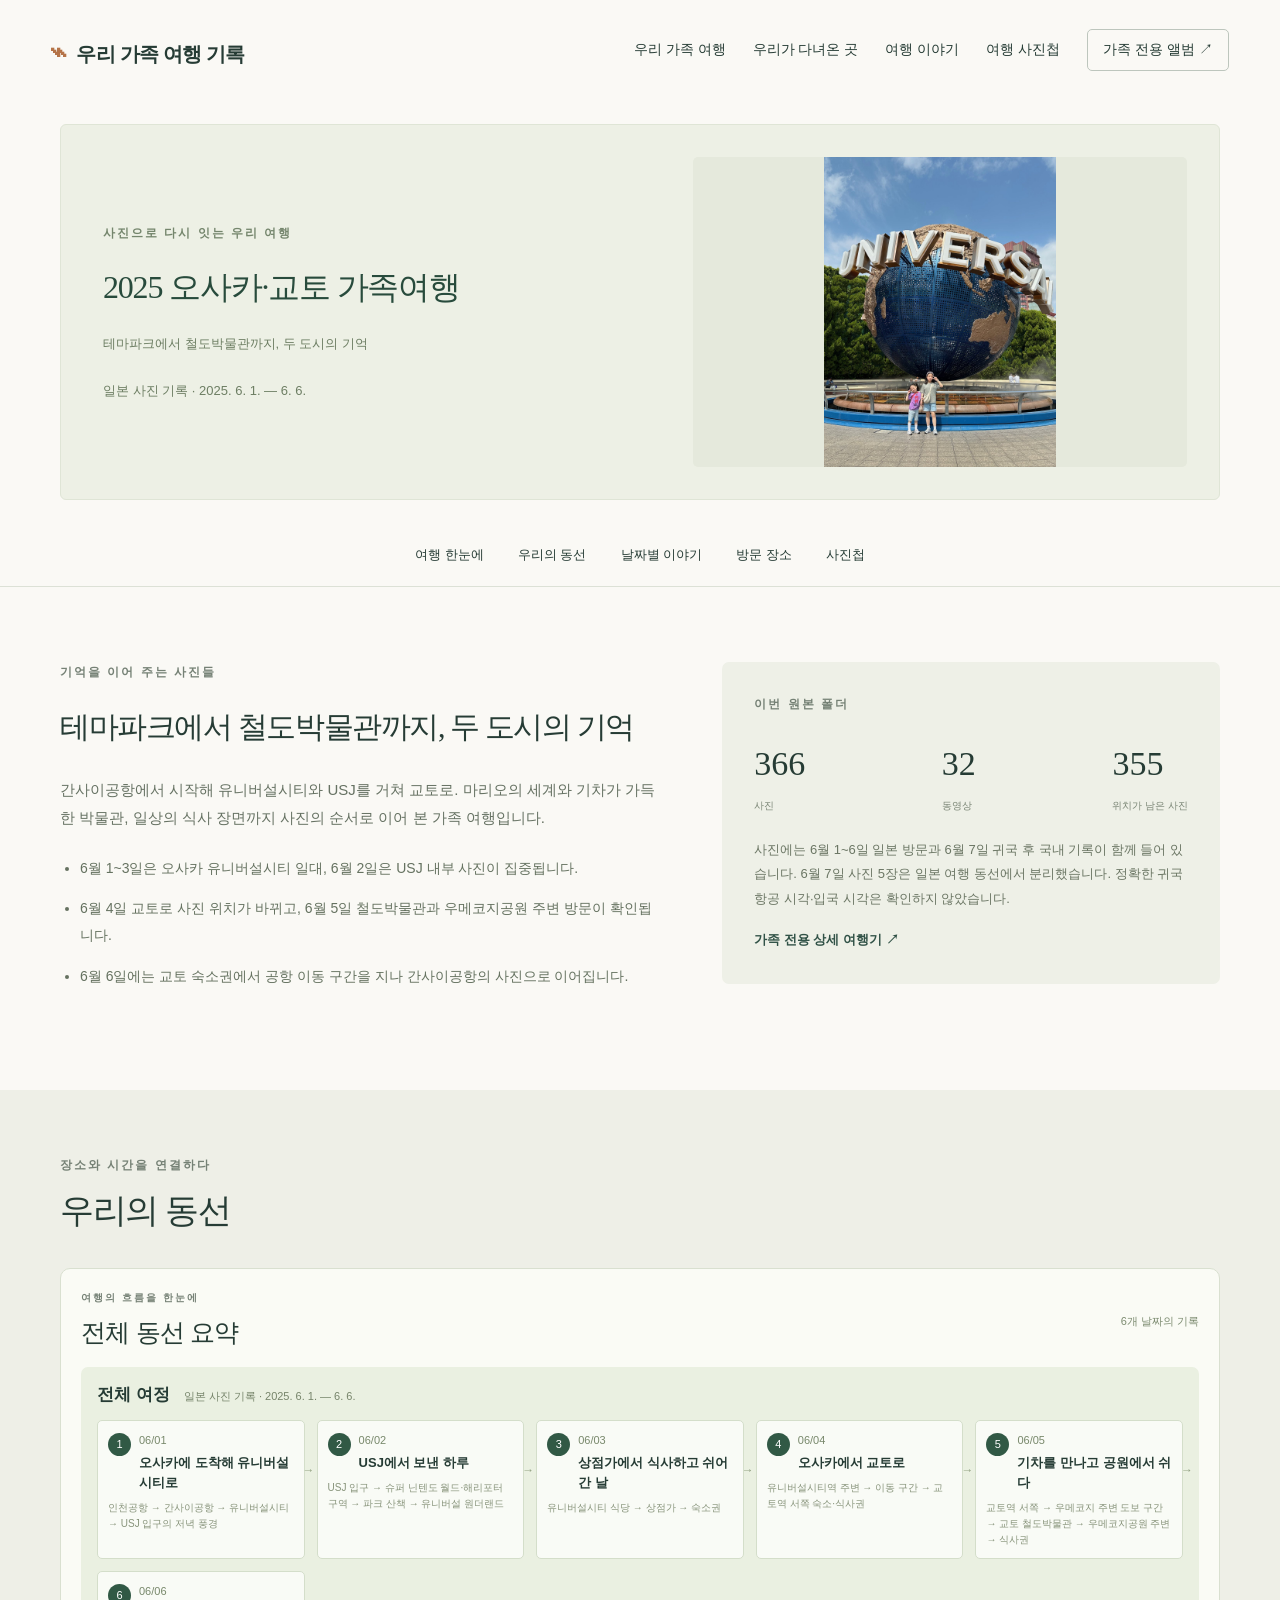
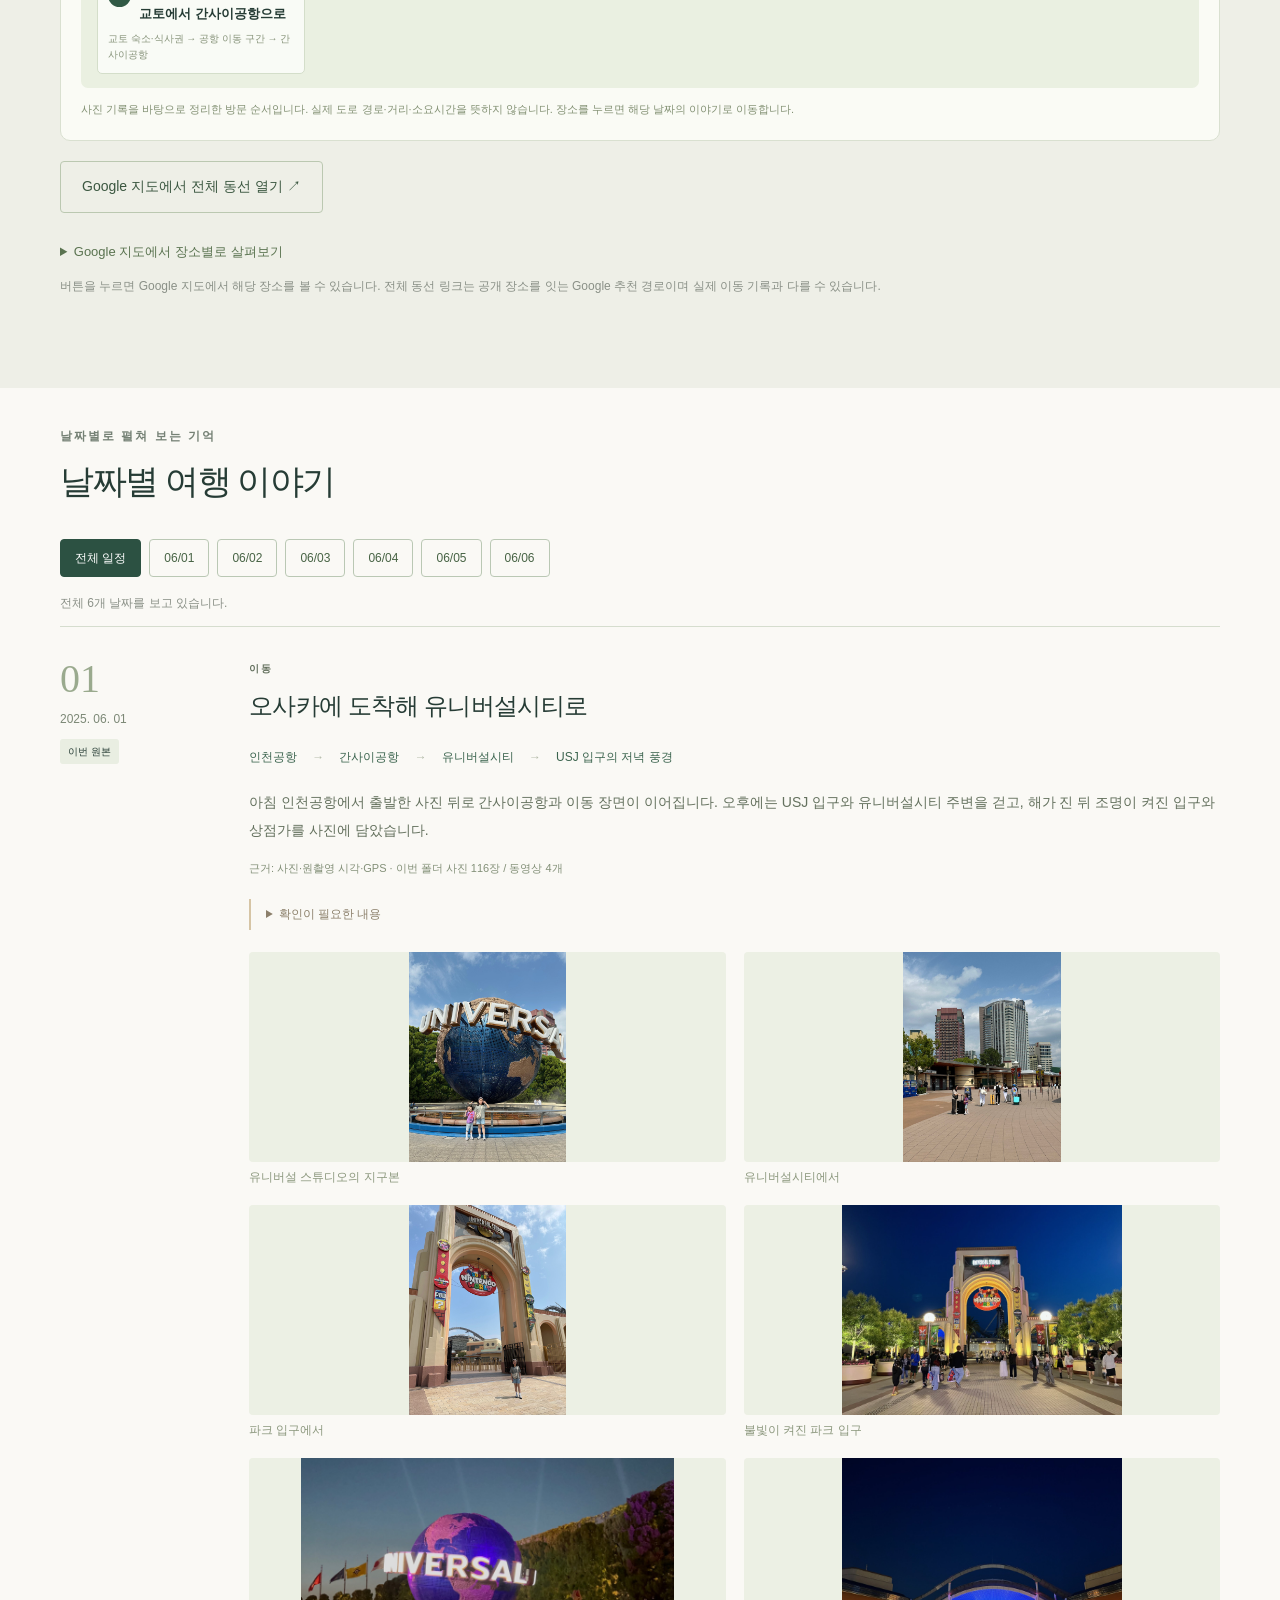
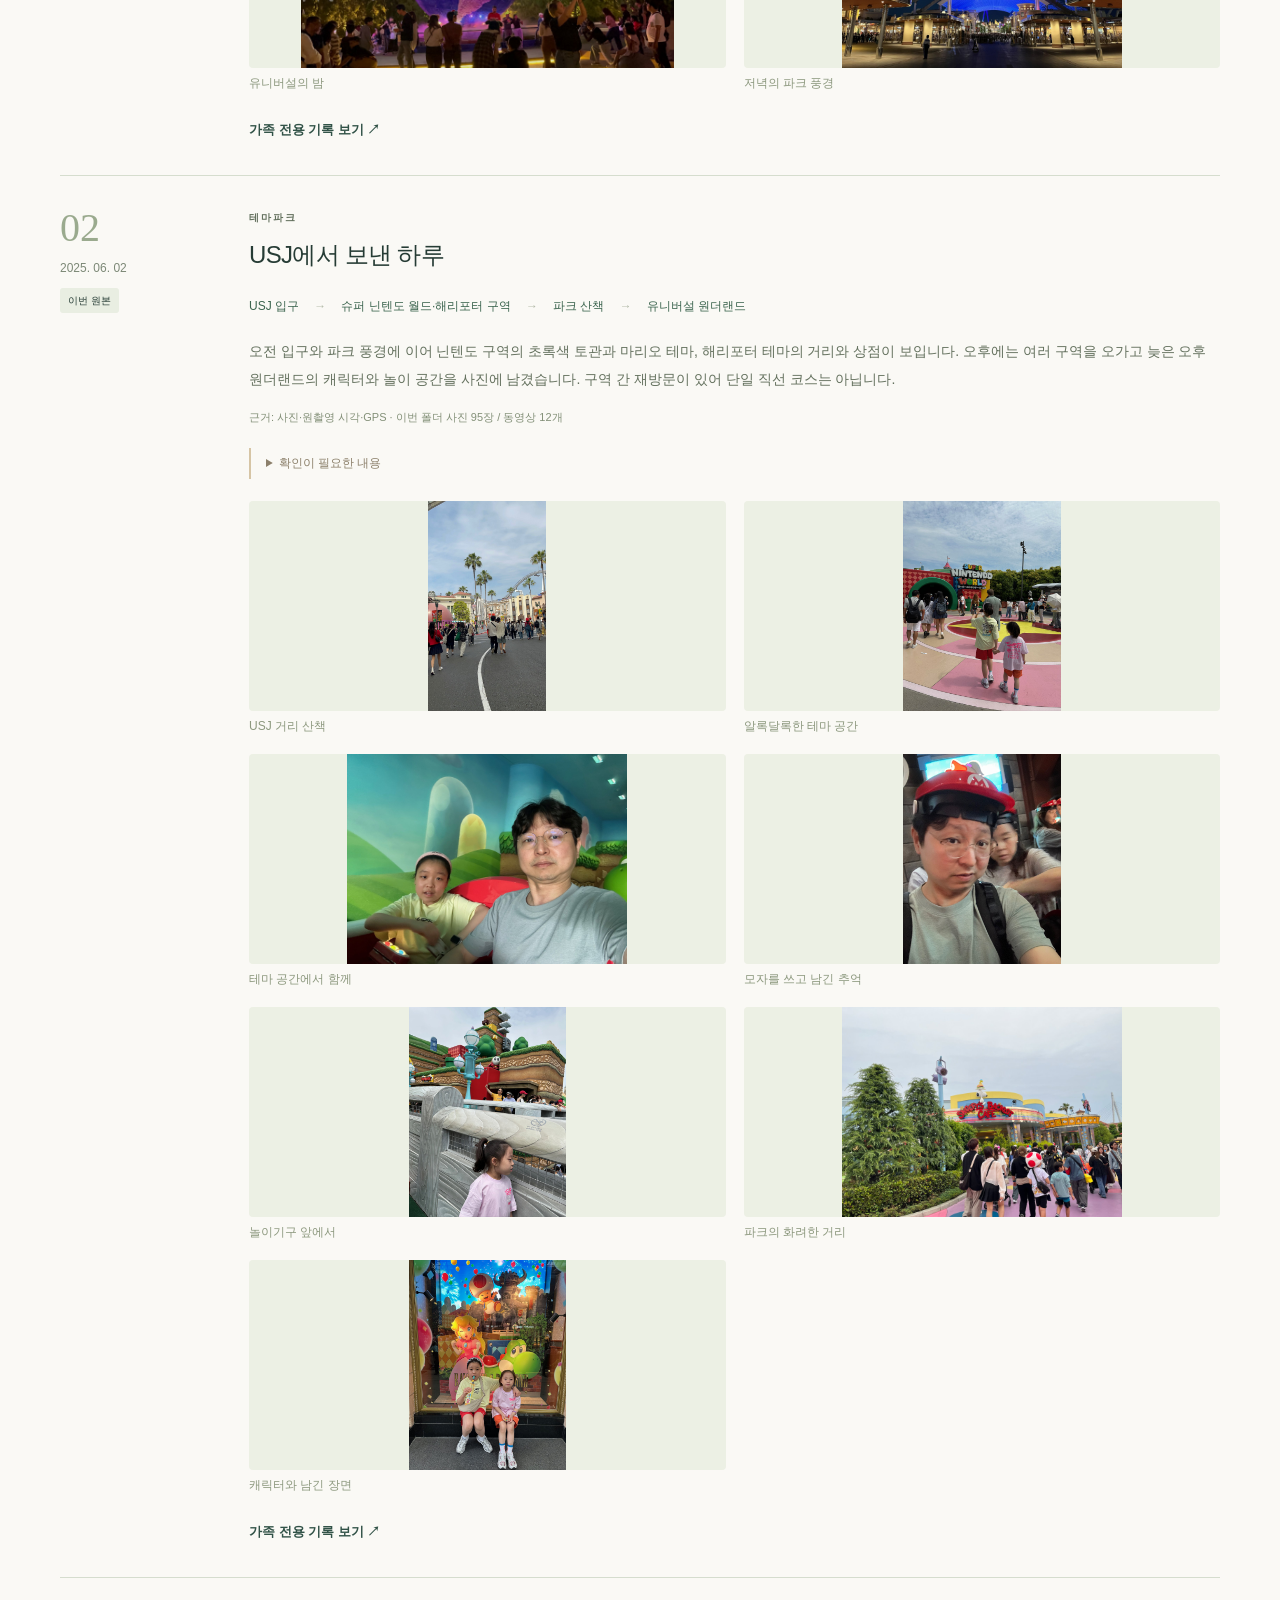
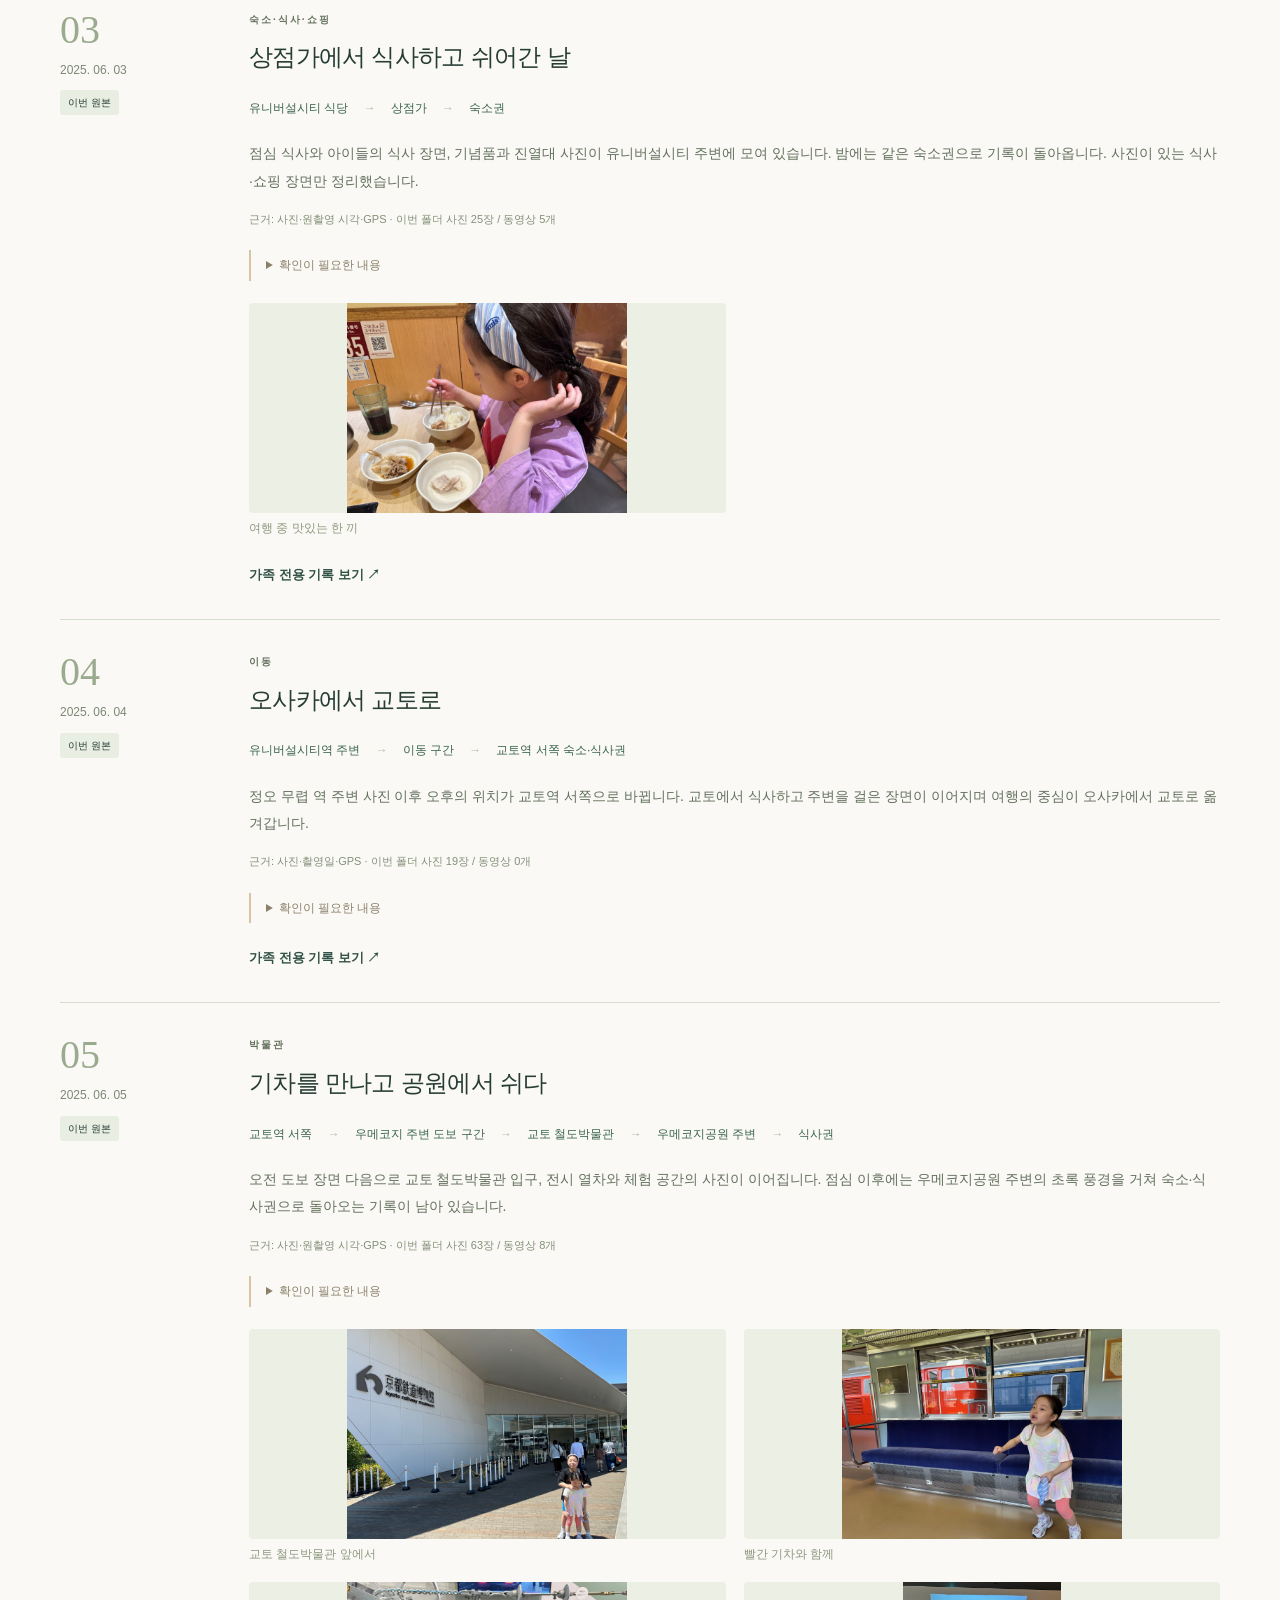
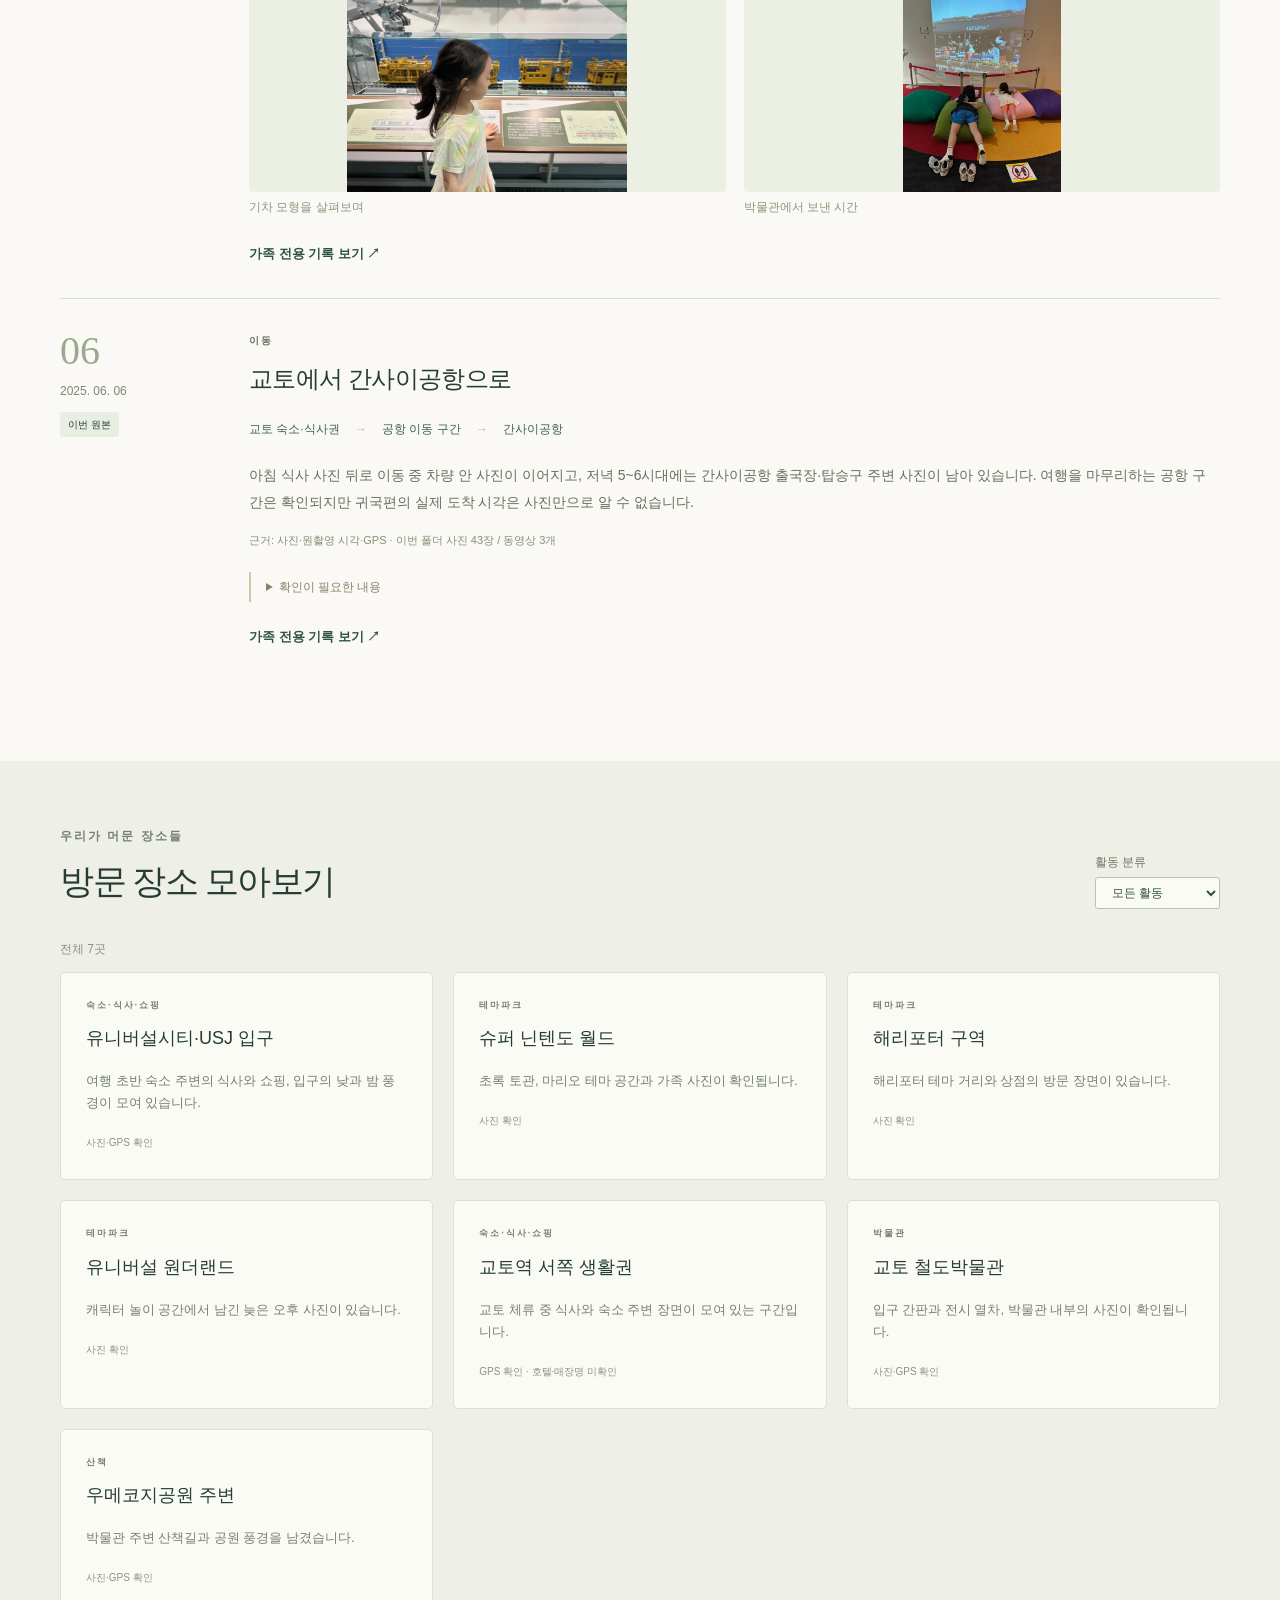
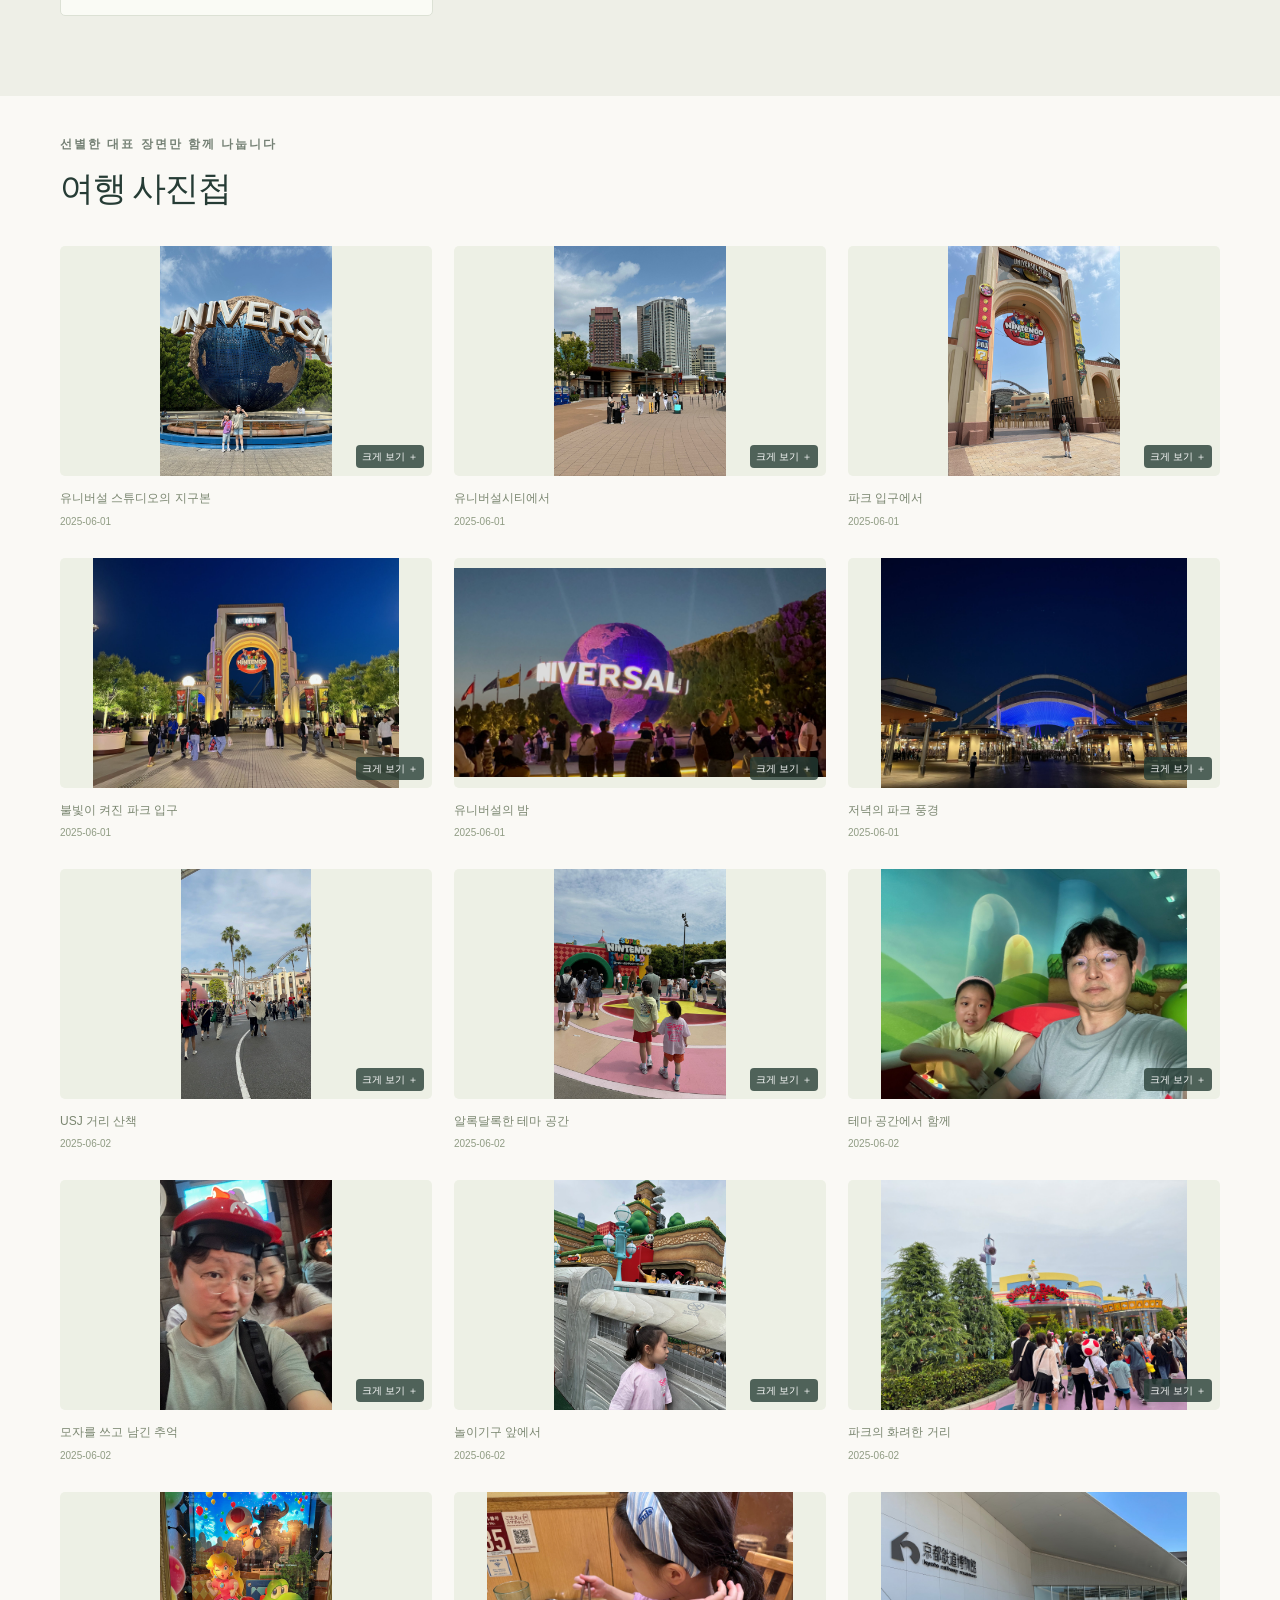
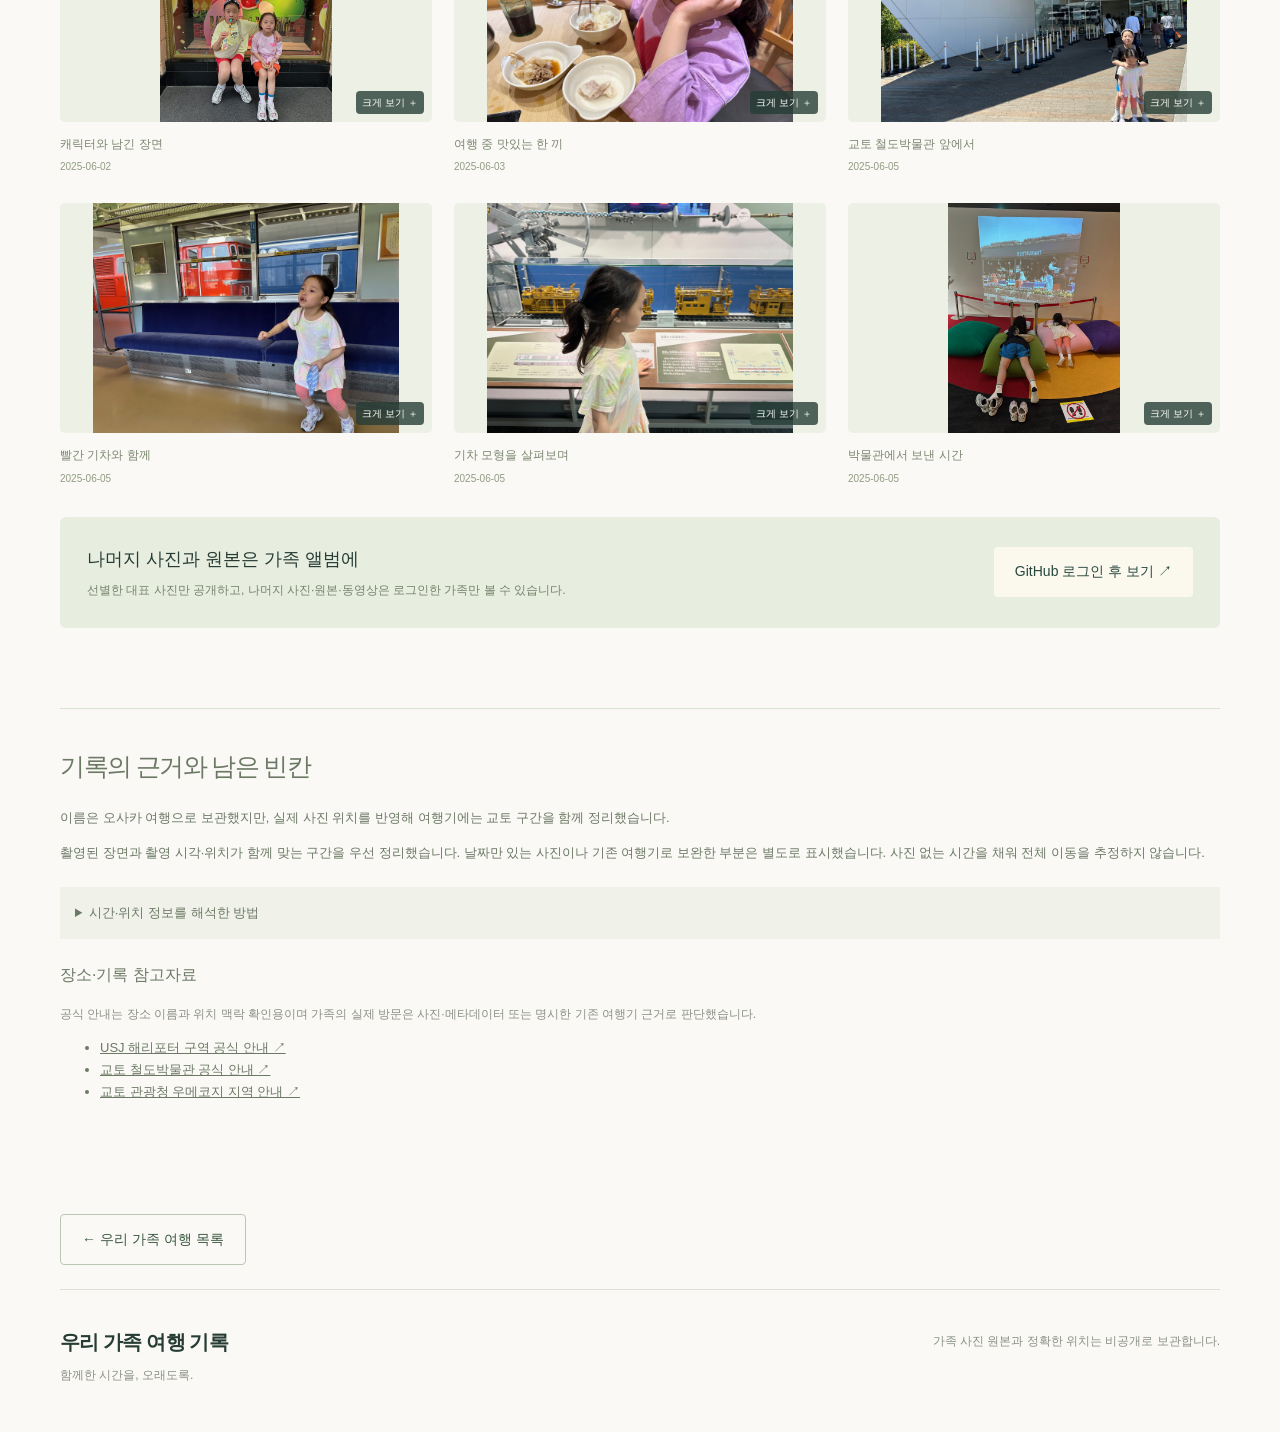
<file: osaka-2025.html>
<!doctype html><html lang="ko"><head><meta charset="utf-8"><meta name="viewport" content="width=device-width,initial-scale=1"><meta name="description" content="간사이공항에서 시작해 유니버설시티와 USJ를 거쳐 교토로. 마리오의 세계와 기차가 가득한 박물관, 일상의 식사 장면까지 사진의 순서로 이어 본 가족 여행입니다."><meta name="theme-color" content="#234c43"><title>2025 오사카·교토 가족여행 | 우리 가족 여행 기록</title><link rel="stylesheet" href="style.css"><link rel="stylesheet" href="travel.css?v=route-overview-4"><script src="app.js" defer></script><script src="travel.js?v=journey-photos-2" defer></script></head><body><a class="skip" href="#main">본문으로 바로가기</a><header><a class="brand" href="index.html#home"><span class="mark" aria-hidden="true">⌁</span>우리 가족 여행 기록</a><button id="menu" aria-expanded="false" aria-controls="nav">메뉴 열기</button><nav id="nav" aria-label="주 메뉴"><a href="index.html#home">우리 가족 여행</a><a href="index.html#places">우리가 다녀온 곳</a><a href="index.html#stories">여행 이야기</a><a href="index.html#photos">여행 사진첩</a><a class="private-link" href="index.html#family">가족 전용 앨범 <span aria-hidden="true">↗</span></a></nav></header>
<main id="main"><section class="hero record-hero selected-photo-hero"><img src="assets/selected/osaka-2025/curated-01.jpg" alt="유니버설 스튜디오의 지구본" fetchpriority="high"><div class="shade"></div><div class="hero-copy"><p class="eyebrow">사진으로 다시 잇는 우리 여행</p><h1>2025 오사카·교토 가족여행</h1><p>테마파크에서 철도박물관까지, 두 도시의 기억</p><span class="period">일본 사진 기록 · 2025. 6. 1. — 6. 6.</span></div></section><nav class="record-nav" aria-label="여행기 목차"><a href="#overview">여행 한눈에</a><a href="#route">우리의 동선</a><a href="#days">날짜별 이야기</a><a href="#places">방문 장소</a><a href="#album">사진첩</a></nav><section id="overview" class="wrap section record-overview"><div><p class="eyebrow">기억을 이어 주는 사진들</p><h2>테마파크에서 철도박물관까지, 두 도시의 기억</h2><p class="lead">간사이공항에서 시작해 유니버설시티와 USJ를 거쳐 교토로. 마리오의 세계와 기차가 가득한 박물관, 일상의 식사 장면까지 사진의 순서로 이어 본 가족 여행입니다.</p><ul class="summary-list"><li>6월 1~3일은 오사카 유니버설시티 일대, 6월 2일은 USJ 내부 사진이 집중됩니다.</li><li>6월 4일 교토로 사진 위치가 바뀌고, 6월 5일 철도박물관과 우메코지공원 주변 방문이 확인됩니다.</li><li>6월 6일에는 교토 숙소권에서 공항 이동 구간을 지나 간사이공항의 사진으로 이어집니다.</li></ul></div><aside class="record-facts"><p class="eyebrow">이번 원본 폴더</p><div class="stats-row"><strong>366<small>사진</small></strong><strong>32<small>동영상</small></strong><strong>355<small>위치가 남은 사진</small></strong></div><p>사진에는 6월 1~6일 일본 방문과 6월 7일 귀국 후 국내 기록이 함께 들어 있습니다. 6월 7일 사진 5장은 일본 여행 동선에서 분리했습니다. 정확한 귀국 항공 시각·입국 시각은 확인하지 않았습니다.</p><a class="text-link" href="https://github.com/login?return_to=%2Fksangki%2Ffamily-travel-private%2Fblob%2Fmain%2Falbums%2F2025-osaka%2Fjourney.md">가족 전용 상세 여행기 ↗</a></aside></section><section id="route" class="story-section"><div class="wrap section"><div class="section-title"><div><p class="eyebrow">장소와 시간을 연결하다</p><h2>우리의 동선</h2></div></div><div class="journey-overview" aria-labelledby="journey-overview-title"><div class="overview-heading"><div><p class="eyebrow">여행의 흐름을 한눈에</p><h3 id="journey-overview-title">전체 동선 요약</h3></div><span>6개 날짜의 기록</span></div><section class="overview-region overview-region-0"><div class="overview-region-heading"><h4>전체 여정</h4><span>일본 사진 기록 · 2025. 6. 1. — 6. 6.</span></div><ol class="overview-stops" style="--stop-count:5"><li><a href="#day-2025-06-01" data-overview-day="2025-06-01"><span class="overview-step" aria-hidden="true">1</span><time datetime="2025-06-01">06/01</time><strong>오사카에 도착해 유니버설시티로</strong><small>인천공항 → 간사이공항 → 유니버설시티 → USJ 입구의 저녁 풍경</small></a></li><li><a href="#day-2025-06-02" data-overview-day="2025-06-02"><span class="overview-step" aria-hidden="true">2</span><time datetime="2025-06-02">06/02</time><strong>USJ에서 보낸 하루</strong><small>USJ 입구 → 슈퍼 닌텐도 월드·해리포터 구역 → 파크 산책 → 유니버설 원더랜드</small></a></li><li><a href="#day-2025-06-03" data-overview-day="2025-06-03"><span class="overview-step" aria-hidden="true">3</span><time datetime="2025-06-03">06/03</time><strong>상점가에서 식사하고 쉬어간 날</strong><small>유니버설시티 식당 → 상점가 → 숙소권</small></a></li><li><a href="#day-2025-06-04" data-overview-day="2025-06-04"><span class="overview-step" aria-hidden="true">4</span><time datetime="2025-06-04">06/04</time><strong>오사카에서 교토로</strong><small>유니버설시티역 주변 → 이동 구간 → 교토역 서쪽 숙소·식사권</small></a></li><li><a href="#day-2025-06-05" data-overview-day="2025-06-05"><span class="overview-step" aria-hidden="true">5</span><time datetime="2025-06-05">06/05</time><strong>기차를 만나고 공원에서 쉬다</strong><small>교토역 서쪽 → 우메코지 주변 도보 구간 → 교토 철도박물관 → 우메코지공원 주변 → 식사권</small></a></li><li><a href="#day-2025-06-06" data-overview-day="2025-06-06"><span class="overview-step" aria-hidden="true">6</span><time datetime="2025-06-06">06/06</time><strong>교토에서 간사이공항으로</strong><small>교토 숙소·식사권 → 공항 이동 구간 → 간사이공항</small></a></li></ol></section><p class="overview-note">사진 기록을 바탕으로 정리한 방문 순서입니다. 실제 도로 경로·거리·소요시간을 뜻하지 않습니다. 장소를 누르면 해당 날짜의 이야기로 이동합니다.</p></div><div class="overview-map-action"><a class="button outline" href="https://www.google.com/maps/dir/?api=1&amp;origin=34.435%2C135.244&amp;destination=34.987%2C135.743&amp;waypoints=34.667%2C135.434" target="_blank" rel="noopener noreferrer">Google 지도에서 전체 동선 열기 ↗</a></div><details class="google-map-details"><summary>Google 지도에서 장소별로 살펴보기</summary><div class="route-map google-route-map"><iframe id="google-route-map" title="2025 오사카·교토 가족여행 Google 지도" src="https://www.google.com/maps?q=34.435%2C135.244&amp;z=14&amp;output=embed&amp;hl=ko" loading="lazy" referrerpolicy="no-referrer-when-downgrade" allowfullscreen></iframe><div class="map-buttons" aria-label="Google 지도에서 장소 선택"><button type="button" data-map-point="0" data-map-src="https://www.google.com/maps?q=34.435%2C135.244&amp;z=14&amp;output=embed&amp;hl=ko" aria-pressed="true">1. 간사이 국제공항</button><button type="button" data-map-point="1" data-map-src="https://www.google.com/maps?q=34.667%2C135.434&amp;z=14&amp;output=embed&amp;hl=ko" aria-pressed="false">2. 유니버설 스튜디오 재팬</button><button type="button" data-map-point="2" data-map-src="https://www.google.com/maps?q=34.987%2C135.743&amp;z=14&amp;output=embed&amp;hl=ko" aria-pressed="false">3. 교토 철도박물관</button></div><p id="map-selection" aria-live="polite">1. 간사이 국제공항 · Google 지도</p><div class="google-place-links"><a href="https://www.google.com/maps/search/?api=1&amp;query=34.435%2C135.244" target="_blank" rel="noopener noreferrer">간사이 국제공항 ↗</a><a href="https://www.google.com/maps/search/?api=1&amp;query=34.667%2C135.434" target="_blank" rel="noopener noreferrer">유니버설 스튜디오 재팬 ↗</a><a href="https://www.google.com/maps/search/?api=1&amp;query=34.987%2C135.743" target="_blank" rel="noopener noreferrer">교토 철도박물관 ↗</a></div><div class="map-actions"><p class="note">지도가 보이지 않으면 위 장소 링크로 Google 지도를 열어 주세요.</p></div></div></details><p class="note">버튼을 누르면 Google 지도에서 해당 장소를 볼 수 있습니다. 전체 동선 링크는 공개 장소를 잇는 Google 추천 경로이며 실제 이동 기록과 다를 수 있습니다.</p></div></section><section id="days" class="wrap section"><div class="section-title"><div><p class="eyebrow">날짜별로 펼쳐 보는 기억</p><h2>날짜별 여행 이야기</h2></div></div><div class="day-filters" aria-label="여행 날짜 선택"><button type="button" data-day-filter="all" aria-pressed="true">전체 일정</button><button type="button" data-day-filter="2025-06-01" aria-pressed="false">06/01</button><button type="button" data-day-filter="2025-06-02" aria-pressed="false">06/02</button><button type="button" data-day-filter="2025-06-03" aria-pressed="false">06/03</button><button type="button" data-day-filter="2025-06-04" aria-pressed="false">06/04</button><button type="button" data-day-filter="2025-06-05" aria-pressed="false">06/05</button><button type="button" data-day-filter="2025-06-06" aria-pressed="false">06/06</button></div><p id="day-filter-status" class="note" aria-live="polite">전체 6개 날짜를 보고 있습니다.</p><div class="days-list"><article class="day-card" id="day-2025-06-01" data-record-day="2025-06-01"><div class="day-side"><span class="day-index">01</span><time datetime="2025-06-01">2025. 06. 01</time><span class="evidence-badge">이번 원본</span></div><div class="day-body"><p class="eyebrow">이동</p><h3>오사카에 도착해 유니버설시티로</h3><ol class="stop-list"><li>인천공항</li><li>간사이공항</li><li>유니버설시티</li><li>USJ 입구의 저녁 풍경</li></ol><p>아침 인천공항에서 출발한 사진 뒤로 간사이공항과 이동 장면이 이어집니다. 오후에는 USJ 입구와 유니버설시티 주변을 걷고, 해가 진 뒤 조명이 켜진 입구와 상점가를 사진에 담았습니다.</p><p class="evidence-detail">근거: 사진·원촬영 시각·GPS · 이번 폴더 사진 116장 / 동영상 4개</p><details><summary>확인이 필요한 내용</summary><p>이날 파크 내부 입장이나 특정 호텔의 숙박 완료를 단정하지 않습니다.</p></details><div class="day-scenes"><figure class="day-scene"><button class="gallery-photo" data-src="assets/selected/osaka-2025/curated-01.jpg" data-caption="유니버설 스튜디오의 지구본" aria-label="유니버설 스튜디오의 지구본 사진 크게 보기"><img src="assets/selected/osaka-2025/curated-01.jpg" alt="유니버설 스튜디오의 지구본" loading="lazy"></button><figcaption>유니버설 스튜디오의 지구본</figcaption></figure><figure class="day-scene"><button class="gallery-photo" data-src="assets/selected/osaka-2025/curated-02.jpg" data-caption="유니버설시티에서" aria-label="유니버설시티에서 사진 크게 보기"><img src="assets/selected/osaka-2025/curated-02.jpg" alt="유니버설시티에서" loading="lazy"></button><figcaption>유니버설시티에서</figcaption></figure><figure class="day-scene"><button class="gallery-photo" data-src="assets/selected/osaka-2025/curated-03.jpg" data-caption="파크 입구에서" aria-label="파크 입구에서 사진 크게 보기"><img src="assets/selected/osaka-2025/curated-03.jpg" alt="파크 입구에서" loading="lazy"></button><figcaption>파크 입구에서</figcaption></figure><figure class="day-scene"><button class="gallery-photo" data-src="assets/selected/osaka-2025/curated-04.jpg" data-caption="불빛이 켜진 파크 입구" aria-label="불빛이 켜진 파크 입구 사진 크게 보기"><img src="assets/selected/osaka-2025/curated-04.jpg" alt="불빛이 켜진 파크 입구" loading="lazy"></button><figcaption>불빛이 켜진 파크 입구</figcaption></figure><figure class="day-scene"><button class="gallery-photo" data-src="assets/selected/osaka-2025/curated-05.jpg" data-caption="유니버설의 밤" aria-label="유니버설의 밤 사진 크게 보기"><img src="assets/selected/osaka-2025/curated-05.jpg" alt="유니버설의 밤" loading="lazy"></button><figcaption>유니버설의 밤</figcaption></figure><figure class="day-scene"><button class="gallery-photo" data-src="assets/selected/osaka-2025/curated-06.jpg" data-caption="저녁의 파크 풍경" aria-label="저녁의 파크 풍경 사진 크게 보기"><img src="assets/selected/osaka-2025/curated-06.jpg" alt="저녁의 파크 풍경" loading="lazy"></button><figcaption>저녁의 파크 풍경</figcaption></figure></div><a class="text-link" href="https://github.com/login?return_to=%2Fksangki%2Ffamily-travel-private%2Fblob%2Fmain%2Falbums%2F2025-osaka%2Fdate-2025-06-01.md">가족 전용 기록 보기 ↗</a></div></article><article class="day-card" id="day-2025-06-02" data-record-day="2025-06-02"><div class="day-side"><span class="day-index">02</span><time datetime="2025-06-02">2025. 06. 02</time><span class="evidence-badge">이번 원본</span></div><div class="day-body"><p class="eyebrow">테마파크</p><h3>USJ에서 보낸 하루</h3><ol class="stop-list"><li>USJ 입구</li><li>슈퍼 닌텐도 월드·해리포터 구역</li><li>파크 산책</li><li>유니버설 원더랜드</li></ol><p>오전 입구와 파크 풍경에 이어 닌텐도 구역의 초록색 토관과 마리오 테마, 해리포터 테마의 거리와 상점이 보입니다. 오후에는 여러 구역을 오가고 늦은 오후 원더랜드의 캐릭터와 놀이 공간을 사진에 남겼습니다. 구역 간 재방문이 있어 단일 직선 코스는 아닙니다.</p><p class="evidence-detail">근거: 사진·원촬영 시각·GPS · 이번 폴더 사진 95장 / 동영상 12개</p><details><summary>확인이 필요한 내용</summary><p>놀이기구 사진만으로 탑승 완료나 대기시간을 확정하지 않았습니다.</p></details><div class="day-scenes"><figure class="day-scene"><button class="gallery-photo" data-src="assets/selected/osaka-2025/curated-07.jpg" data-caption="USJ 거리 산책" aria-label="USJ 거리 산책 사진 크게 보기"><img src="assets/selected/osaka-2025/curated-07.jpg" alt="USJ 거리 산책" loading="lazy"></button><figcaption>USJ 거리 산책</figcaption></figure><figure class="day-scene"><button class="gallery-photo" data-src="assets/selected/osaka-2025/curated-08.jpg" data-caption="알록달록한 테마 공간" aria-label="알록달록한 테마 공간 사진 크게 보기"><img src="assets/selected/osaka-2025/curated-08.jpg" alt="알록달록한 테마 공간" loading="lazy"></button><figcaption>알록달록한 테마 공간</figcaption></figure><figure class="day-scene"><button class="gallery-photo" data-src="assets/selected/osaka-2025/curated-09.jpg" data-caption="테마 공간에서 함께" aria-label="테마 공간에서 함께 사진 크게 보기"><img src="assets/selected/osaka-2025/curated-09.jpg" alt="테마 공간에서 함께" loading="lazy"></button><figcaption>테마 공간에서 함께</figcaption></figure><figure class="day-scene"><button class="gallery-photo" data-src="assets/selected/osaka-2025/curated-10.jpg" data-caption="모자를 쓰고 남긴 추억" aria-label="모자를 쓰고 남긴 추억 사진 크게 보기"><img src="assets/selected/osaka-2025/curated-10.jpg" alt="모자를 쓰고 남긴 추억" loading="lazy"></button><figcaption>모자를 쓰고 남긴 추억</figcaption></figure><figure class="day-scene"><button class="gallery-photo" data-src="assets/selected/osaka-2025/curated-11.jpg" data-caption="놀이기구 앞에서" aria-label="놀이기구 앞에서 사진 크게 보기"><img src="assets/selected/osaka-2025/curated-11.jpg" alt="놀이기구 앞에서" loading="lazy"></button><figcaption>놀이기구 앞에서</figcaption></figure><figure class="day-scene"><button class="gallery-photo" data-src="assets/selected/osaka-2025/curated-12.jpg" data-caption="파크의 화려한 거리" aria-label="파크의 화려한 거리 사진 크게 보기"><img src="assets/selected/osaka-2025/curated-12.jpg" alt="파크의 화려한 거리" loading="lazy"></button><figcaption>파크의 화려한 거리</figcaption></figure><figure class="day-scene"><button class="gallery-photo" data-src="assets/selected/osaka-2025/curated-13.jpg" data-caption="캐릭터와 남긴 장면" aria-label="캐릭터와 남긴 장면 사진 크게 보기"><img src="assets/selected/osaka-2025/curated-13.jpg" alt="캐릭터와 남긴 장면" loading="lazy"></button><figcaption>캐릭터와 남긴 장면</figcaption></figure></div><a class="text-link" href="https://github.com/login?return_to=%2Fksangki%2Ffamily-travel-private%2Fblob%2Fmain%2Falbums%2F2025-osaka%2Fdate-2025-06-02.md">가족 전용 기록 보기 ↗</a></div></article><article class="day-card" id="day-2025-06-03" data-record-day="2025-06-03"><div class="day-side"><span class="day-index">03</span><time datetime="2025-06-03">2025. 06. 03</time><span class="evidence-badge">이번 원본</span></div><div class="day-body"><p class="eyebrow">숙소·식사·쇼핑</p><h3>상점가에서 식사하고 쉬어간 날</h3><ol class="stop-list"><li>유니버설시티 식당</li><li>상점가</li><li>숙소권</li></ol><p>점심 식사와 아이들의 식사 장면, 기념품과 진열대 사진이 유니버설시티 주변에 모여 있습니다. 밤에는 같은 숙소권으로 기록이 돌아옵니다. 사진이 있는 식사·쇼핑 장면만 정리했습니다.</p><p class="evidence-detail">근거: 사진·원촬영 시각·GPS · 이번 폴더 사진 25장 / 동영상 5개</p><details><summary>확인이 필요한 내용</summary><p>영수증이나 예약 화면은 분석·공개 코스의 근거로 사용하지 않았으며 매장명은 미확인입니다.</p></details><div class="day-scenes"><figure class="day-scene"><button class="gallery-photo" data-src="assets/selected/osaka-2025/curated-14.jpg" data-caption="여행 중 맛있는 한 끼" aria-label="여행 중 맛있는 한 끼 사진 크게 보기"><img src="assets/selected/osaka-2025/curated-14.jpg" alt="여행 중 맛있는 한 끼" loading="lazy"></button><figcaption>여행 중 맛있는 한 끼</figcaption></figure></div><a class="text-link" href="https://github.com/login?return_to=%2Fksangki%2Ffamily-travel-private%2Fblob%2Fmain%2Falbums%2F2025-osaka%2Fdate-2025-06-03.md">가족 전용 기록 보기 ↗</a></div></article><article class="day-card" id="day-2025-06-04" data-record-day="2025-06-04"><div class="day-side"><span class="day-index">04</span><time datetime="2025-06-04">2025. 06. 04</time><span class="evidence-badge">이번 원본</span></div><div class="day-body"><p class="eyebrow">이동</p><h3>오사카에서 교토로</h3><ol class="stop-list"><li>유니버설시티역 주변</li><li>이동 구간</li><li>교토역 서쪽 숙소·식사권</li></ol><p>정오 무렵 역 주변 사진 이후 오후의 위치가 교토역 서쪽으로 바뀝니다. 교토에서 식사하고 주변을 걸은 장면이 이어지며 여행의 중심이 오사카에서 교토로 옮겨갑니다.</p><p class="evidence-detail">근거: 사진·촬영일·GPS · 이번 폴더 사진 19장 / 동영상 0개</p><details><summary>확인이 필요한 내용</summary><p>정확한 열차 노선·환승역·승차시간과 호텔명은 확인되지 않았습니다.</p></details><a class="text-link" href="https://github.com/login?return_to=%2Fksangki%2Ffamily-travel-private%2Fblob%2Fmain%2Falbums%2F2025-osaka%2Fdate-2025-06-04.md">가족 전용 기록 보기 ↗</a></div></article><article class="day-card" id="day-2025-06-05" data-record-day="2025-06-05"><div class="day-side"><span class="day-index">05</span><time datetime="2025-06-05">2025. 06. 05</time><span class="evidence-badge">이번 원본</span></div><div class="day-body"><p class="eyebrow">박물관</p><h3>기차를 만나고 공원에서 쉬다</h3><ol class="stop-list"><li>교토역 서쪽</li><li>우메코지 주변 도보 구간</li><li>교토 철도박물관</li><li>우메코지공원 주변</li><li>식사권</li></ol><p>오전 도보 장면 다음으로 교토 철도박물관 입구, 전시 열차와 체험 공간의 사진이 이어집니다. 점심 이후에는 우메코지공원 주변의 초록 풍경을 거쳐 숙소·식사권으로 돌아오는 기록이 남아 있습니다.</p><p class="evidence-detail">근거: 사진·원촬영 시각·GPS · 이번 폴더 사진 63장 / 동영상 8개</p><details><summary>확인이 필요한 내용</summary><p>박물관 옆 교토수족관의 입장 증거는 없어 방문지에 포함하지 않았습니다.</p></details><div class="day-scenes"><figure class="day-scene"><button class="gallery-photo" data-src="assets/selected/osaka-2025/curated-15.jpg" data-caption="교토 철도박물관 앞에서" aria-label="교토 철도박물관 앞에서 사진 크게 보기"><img src="assets/selected/osaka-2025/curated-15.jpg" alt="교토 철도박물관 앞에서" loading="lazy"></button><figcaption>교토 철도박물관 앞에서</figcaption></figure><figure class="day-scene"><button class="gallery-photo" data-src="assets/selected/osaka-2025/curated-16.jpg" data-caption="빨간 기차와 함께" aria-label="빨간 기차와 함께 사진 크게 보기"><img src="assets/selected/osaka-2025/curated-16.jpg" alt="빨간 기차와 함께" loading="lazy"></button><figcaption>빨간 기차와 함께</figcaption></figure><figure class="day-scene"><button class="gallery-photo" data-src="assets/selected/osaka-2025/curated-17.jpg" data-caption="기차 모형을 살펴보며" aria-label="기차 모형을 살펴보며 사진 크게 보기"><img src="assets/selected/osaka-2025/curated-17.jpg" alt="기차 모형을 살펴보며" loading="lazy"></button><figcaption>기차 모형을 살펴보며</figcaption></figure><figure class="day-scene"><button class="gallery-photo" data-src="assets/selected/osaka-2025/curated-18.jpg" data-caption="박물관에서 보낸 시간" aria-label="박물관에서 보낸 시간 사진 크게 보기"><img src="assets/selected/osaka-2025/curated-18.jpg" alt="박물관에서 보낸 시간" loading="lazy"></button><figcaption>박물관에서 보낸 시간</figcaption></figure></div><a class="text-link" href="https://github.com/login?return_to=%2Fksangki%2Ffamily-travel-private%2Fblob%2Fmain%2Falbums%2F2025-osaka%2Fdate-2025-06-05.md">가족 전용 기록 보기 ↗</a></div></article><article class="day-card" id="day-2025-06-06" data-record-day="2025-06-06"><div class="day-side"><span class="day-index">06</span><time datetime="2025-06-06">2025. 06. 06</time><span class="evidence-badge">이번 원본</span></div><div class="day-body"><p class="eyebrow">이동</p><h3>교토에서 간사이공항으로</h3><ol class="stop-list"><li>교토 숙소·식사권</li><li>공항 이동 구간</li><li>간사이공항</li></ol><p>아침 식사 사진 뒤로 이동 중 차량 안 사진이 이어지고, 저녁 5~6시대에는 간사이공항 출국장·탑승구 주변 사진이 남아 있습니다. 여행을 마무리하는 공항 구간은 확인되지만 귀국편의 실제 도착 시각은 사진만으로 알 수 없습니다.</p><p class="evidence-detail">근거: 사진·원촬영 시각·GPS · 이번 폴더 사진 43장 / 동영상 3개</p><details><summary>확인이 필요한 내용</summary><p>특정 공항철도 상품 이용이나 항공편 번호를 추정해 넣지 않았습니다.</p></details><a class="text-link" href="https://github.com/login?return_to=%2Fksangki%2Ffamily-travel-private%2Fblob%2Fmain%2Falbums%2F2025-osaka%2Fdate-2025-06-06.md">가족 전용 기록 보기 ↗</a></div></article></div></section><section id="places" class="story-section"><div class="wrap section"><div class="section-title"><div><p class="eyebrow">우리가 머문 장소들</p><h2>방문 장소 모아보기</h2></div><label class="category-control">활동 분류 <select id="category-filter"><option value="all">모든 활동</option><option value="숙소·식사·쇼핑">숙소·식사·쇼핑</option><option value="테마파크">테마파크</option><option value="박물관">박물관</option><option value="산책">산책</option></select></label></div><p id="place-filter-status" class="note" aria-live="polite">전체 7곳</p><div class="places-grid"><article class="place-card" data-place-category="숙소·식사·쇼핑"><span class="eyebrow">숙소·식사·쇼핑</span><h3>유니버설시티·USJ 입구</h3><p>여행 초반 숙소 주변의 식사와 쇼핑, 입구의 낮과 밤 풍경이 모여 있습니다.</p><span class="place-evidence">사진·GPS 확인</span></article><article class="place-card" data-place-category="테마파크"><span class="eyebrow">테마파크</span><h3>슈퍼 닌텐도 월드</h3><p>초록 토관, 마리오 테마 공간과 가족 사진이 확인됩니다.</p><span class="place-evidence">사진 확인</span></article><article class="place-card" data-place-category="테마파크"><span class="eyebrow">테마파크</span><h3>해리포터 구역</h3><p>해리포터 테마 거리와 상점의 방문 장면이 있습니다.</p><span class="place-evidence">사진 확인</span></article><article class="place-card" data-place-category="테마파크"><span class="eyebrow">테마파크</span><h3>유니버설 원더랜드</h3><p>캐릭터 놀이 공간에서 남긴 늦은 오후 사진이 있습니다.</p><span class="place-evidence">사진 확인</span></article><article class="place-card" data-place-category="숙소·식사·쇼핑"><span class="eyebrow">숙소·식사·쇼핑</span><h3>교토역 서쪽 생활권</h3><p>교토 체류 중 식사와 숙소 주변 장면이 모여 있는 구간입니다.</p><span class="place-evidence">GPS 확인 · 호텔·매장명 미확인</span></article><article class="place-card" data-place-category="박물관"><span class="eyebrow">박물관</span><h3>교토 철도박물관</h3><p>입구 간판과 전시 열차, 박물관 내부의 사진이 확인됩니다.</p><span class="place-evidence">사진·GPS 확인</span></article><article class="place-card" data-place-category="산책"><span class="eyebrow">산책</span><h3>우메코지공원 주변</h3><p>박물관 주변 산책길과 공원 풍경을 남겼습니다.</p><span class="place-evidence">사진·GPS 확인</span></article></div></div></section><section id="album" class="wrap section"><span id="osaka-photos"></span><div class="section-title"><div><p class="eyebrow">선별한 대표 장면만 함께 나눕니다</p><h2>여행 사진첩</h2></div></div><div class="record-photos selected-photos"><figure class="photo"><button class="gallery-photo" data-src="assets/selected/osaka-2025/curated-01.jpg" data-caption="유니버설 스튜디오의 지구본" aria-label="유니버설 스튜디오의 지구본 크게 보기"><img src="assets/selected/osaka-2025/curated-01.jpg" alt="유니버설 스튜디오의 지구본" loading="lazy"><span>크게 보기 ＋</span></button><figcaption>유니버설 스튜디오의 지구본<small>2025-06-01</small></figcaption></figure><figure class="photo"><button class="gallery-photo" data-src="assets/selected/osaka-2025/curated-02.jpg" data-caption="유니버설시티에서" aria-label="유니버설시티에서 크게 보기"><img src="assets/selected/osaka-2025/curated-02.jpg" alt="유니버설시티에서" loading="lazy"><span>크게 보기 ＋</span></button><figcaption>유니버설시티에서<small>2025-06-01</small></figcaption></figure><figure class="photo"><button class="gallery-photo" data-src="assets/selected/osaka-2025/curated-03.jpg" data-caption="파크 입구에서" aria-label="파크 입구에서 크게 보기"><img src="assets/selected/osaka-2025/curated-03.jpg" alt="파크 입구에서" loading="lazy"><span>크게 보기 ＋</span></button><figcaption>파크 입구에서<small>2025-06-01</small></figcaption></figure><figure class="photo"><button class="gallery-photo" data-src="assets/selected/osaka-2025/curated-04.jpg" data-caption="불빛이 켜진 파크 입구" aria-label="불빛이 켜진 파크 입구 크게 보기"><img src="assets/selected/osaka-2025/curated-04.jpg" alt="불빛이 켜진 파크 입구" loading="lazy"><span>크게 보기 ＋</span></button><figcaption>불빛이 켜진 파크 입구<small>2025-06-01</small></figcaption></figure><figure class="photo"><button class="gallery-photo" data-src="assets/selected/osaka-2025/curated-05.jpg" data-caption="유니버설의 밤" aria-label="유니버설의 밤 크게 보기"><img src="assets/selected/osaka-2025/curated-05.jpg" alt="유니버설의 밤" loading="lazy"><span>크게 보기 ＋</span></button><figcaption>유니버설의 밤<small>2025-06-01</small></figcaption></figure><figure class="photo"><button class="gallery-photo" data-src="assets/selected/osaka-2025/curated-06.jpg" data-caption="저녁의 파크 풍경" aria-label="저녁의 파크 풍경 크게 보기"><img src="assets/selected/osaka-2025/curated-06.jpg" alt="저녁의 파크 풍경" loading="lazy"><span>크게 보기 ＋</span></button><figcaption>저녁의 파크 풍경<small>2025-06-01</small></figcaption></figure><figure class="photo"><button class="gallery-photo" data-src="assets/selected/osaka-2025/curated-07.jpg" data-caption="USJ 거리 산책" aria-label="USJ 거리 산책 크게 보기"><img src="assets/selected/osaka-2025/curated-07.jpg" alt="USJ 거리 산책" loading="lazy"><span>크게 보기 ＋</span></button><figcaption>USJ 거리 산책<small>2025-06-02</small></figcaption></figure><figure class="photo"><button class="gallery-photo" data-src="assets/selected/osaka-2025/curated-08.jpg" data-caption="알록달록한 테마 공간" aria-label="알록달록한 테마 공간 크게 보기"><img src="assets/selected/osaka-2025/curated-08.jpg" alt="알록달록한 테마 공간" loading="lazy"><span>크게 보기 ＋</span></button><figcaption>알록달록한 테마 공간<small>2025-06-02</small></figcaption></figure><figure class="photo"><button class="gallery-photo" data-src="assets/selected/osaka-2025/curated-09.jpg" data-caption="테마 공간에서 함께" aria-label="테마 공간에서 함께 크게 보기"><img src="assets/selected/osaka-2025/curated-09.jpg" alt="테마 공간에서 함께" loading="lazy"><span>크게 보기 ＋</span></button><figcaption>테마 공간에서 함께<small>2025-06-02</small></figcaption></figure><figure class="photo"><button class="gallery-photo" data-src="assets/selected/osaka-2025/curated-10.jpg" data-caption="모자를 쓰고 남긴 추억" aria-label="모자를 쓰고 남긴 추억 크게 보기"><img src="assets/selected/osaka-2025/curated-10.jpg" alt="모자를 쓰고 남긴 추억" loading="lazy"><span>크게 보기 ＋</span></button><figcaption>모자를 쓰고 남긴 추억<small>2025-06-02</small></figcaption></figure><figure class="photo"><button class="gallery-photo" data-src="assets/selected/osaka-2025/curated-11.jpg" data-caption="놀이기구 앞에서" aria-label="놀이기구 앞에서 크게 보기"><img src="assets/selected/osaka-2025/curated-11.jpg" alt="놀이기구 앞에서" loading="lazy"><span>크게 보기 ＋</span></button><figcaption>놀이기구 앞에서<small>2025-06-02</small></figcaption></figure><figure class="photo"><button class="gallery-photo" data-src="assets/selected/osaka-2025/curated-12.jpg" data-caption="파크의 화려한 거리" aria-label="파크의 화려한 거리 크게 보기"><img src="assets/selected/osaka-2025/curated-12.jpg" alt="파크의 화려한 거리" loading="lazy"><span>크게 보기 ＋</span></button><figcaption>파크의 화려한 거리<small>2025-06-02</small></figcaption></figure><figure class="photo"><button class="gallery-photo" data-src="assets/selected/osaka-2025/curated-13.jpg" data-caption="캐릭터와 남긴 장면" aria-label="캐릭터와 남긴 장면 크게 보기"><img src="assets/selected/osaka-2025/curated-13.jpg" alt="캐릭터와 남긴 장면" loading="lazy"><span>크게 보기 ＋</span></button><figcaption>캐릭터와 남긴 장면<small>2025-06-02</small></figcaption></figure><figure class="photo"><button class="gallery-photo" data-src="assets/selected/osaka-2025/curated-14.jpg" data-caption="여행 중 맛있는 한 끼" aria-label="여행 중 맛있는 한 끼 크게 보기"><img src="assets/selected/osaka-2025/curated-14.jpg" alt="여행 중 맛있는 한 끼" loading="lazy"><span>크게 보기 ＋</span></button><figcaption>여행 중 맛있는 한 끼<small>2025-06-03</small></figcaption></figure><figure class="photo"><button class="gallery-photo" data-src="assets/selected/osaka-2025/curated-15.jpg" data-caption="교토 철도박물관 앞에서" aria-label="교토 철도박물관 앞에서 크게 보기"><img src="assets/selected/osaka-2025/curated-15.jpg" alt="교토 철도박물관 앞에서" loading="lazy"><span>크게 보기 ＋</span></button><figcaption>교토 철도박물관 앞에서<small>2025-06-05</small></figcaption></figure><figure class="photo"><button class="gallery-photo" data-src="assets/selected/osaka-2025/curated-16.jpg" data-caption="빨간 기차와 함께" aria-label="빨간 기차와 함께 크게 보기"><img src="assets/selected/osaka-2025/curated-16.jpg" alt="빨간 기차와 함께" loading="lazy"><span>크게 보기 ＋</span></button><figcaption>빨간 기차와 함께<small>2025-06-05</small></figcaption></figure><figure class="photo"><button class="gallery-photo" data-src="assets/selected/osaka-2025/curated-17.jpg" data-caption="기차 모형을 살펴보며" aria-label="기차 모형을 살펴보며 크게 보기"><img src="assets/selected/osaka-2025/curated-17.jpg" alt="기차 모형을 살펴보며" loading="lazy"><span>크게 보기 ＋</span></button><figcaption>기차 모형을 살펴보며<small>2025-06-05</small></figcaption></figure><figure class="photo"><button class="gallery-photo" data-src="assets/selected/osaka-2025/curated-18.jpg" data-caption="박물관에서 보낸 시간" aria-label="박물관에서 보낸 시간 크게 보기"><img src="assets/selected/osaka-2025/curated-18.jpg" alt="박물관에서 보낸 시간" loading="lazy"><span>크게 보기 ＋</span></button><figcaption>박물관에서 보낸 시간<small>2025-06-05</small></figcaption></figure></div><div class="private-album-banner"><div><h3>나머지 사진과 원본은 가족 앨범에</h3><p>선별한 대표 사진만 공개하고, 나머지 사진·원본·동영상은 로그인한 가족만 볼 수 있습니다.</p></div><a class="button light" href="https://github.com/login?return_to=%2Fksangki%2Ffamily-travel-private%2Fblob%2Fmain%2Falbums%2F2025-osaka%2Fjourney.md">GitHub 로그인 후 보기 ↗</a></div></section><section class="wrap section evidence-section"><h2>기록의 근거와 남은 빈칸</h2><p>이름은 오사카 여행으로 보관했지만, 실제 사진 위치를 반영해 여행기에는 교토 구간을 함께 정리했습니다.</p><p>촬영된 장면과 촬영 시각·위치가 함께 맞는 구간을 우선 정리했습니다. 날짜만 있는 사진이나 기존 여행기로 보완한 부분은 별도로 표시했습니다. 사진 없는 시간을 채워 전체 이동을 추정하지 않습니다.</p><details><summary>시간·위치 정보를 해석한 방법</summary><p>사진은 원촬영 시각과 시간대, 동영상은 원촬영 날짜 정보를 우선했습니다. 공유·내보내기 날짜는 여행 날짜로 사용하지 않았습니다. 기내 GPS는 출발지에 남을 수 있습니다. 가까운 장소는 사진 속 간판·풍경과 함께 확인했고, 교통수단·탑승 완료·정확한 숙소명은 증거가 있을 때만 기록합니다.</p><p>사진의 개수는 현재 백업 폴더 기준입니다. 사진 기록일은 전체 여행 기간과 같지 않을 수 있습니다.</p></details><h3>장소·기록 참고자료</h3><p class="note">공식 안내는 장소 이름과 위치 맥락 확인용이며 가족의 실제 방문은 사진·메타데이터 또는 명시한 기존 여행기 근거로 판단했습니다.</p><ul><li><a href="https://www.usj.co.jp/web/en/us/areas/the-wizarding-world-of-harry-potter" target="_blank" rel="noopener noreferrer">USJ 해리포터 구역 공식 안내 ↗</a></li><li><a href="https://www.kyotorailwaymuseum.jp/en/" target="_blank" rel="noopener noreferrer">교토 철도박물관 공식 안내 ↗</a></li><li><a href="https://kyoto.travel/en/travel-inspiration/things-to-do-in-the-umekoji-area/" target="_blank" rel="noopener noreferrer">교토 관광청 우메코지 지역 안내 ↗</a></li></ul></section><div class="wrap"><a class="button outline" href="index.html#places">← 우리 가족 여행 목록</a></div></main><footer class="wrap"><div><a class="brand" href="index.html">우리 가족 여행 기록</a><p>함께한 시간을, 오래도록.</p></div><p>가족 사진 원본과 정확한 위치는 비공개로 보관합니다.</p></footer><dialog id="viewer" aria-labelledby="caption"><button id="close-photo" class="close">닫기 ×</button><img src="assets/sydney-harbour.jpg" alt="여행 풍경 확대 사진"><p id="caption">공개 대표 풍경 사진</p></dialog></body></html>
</file>
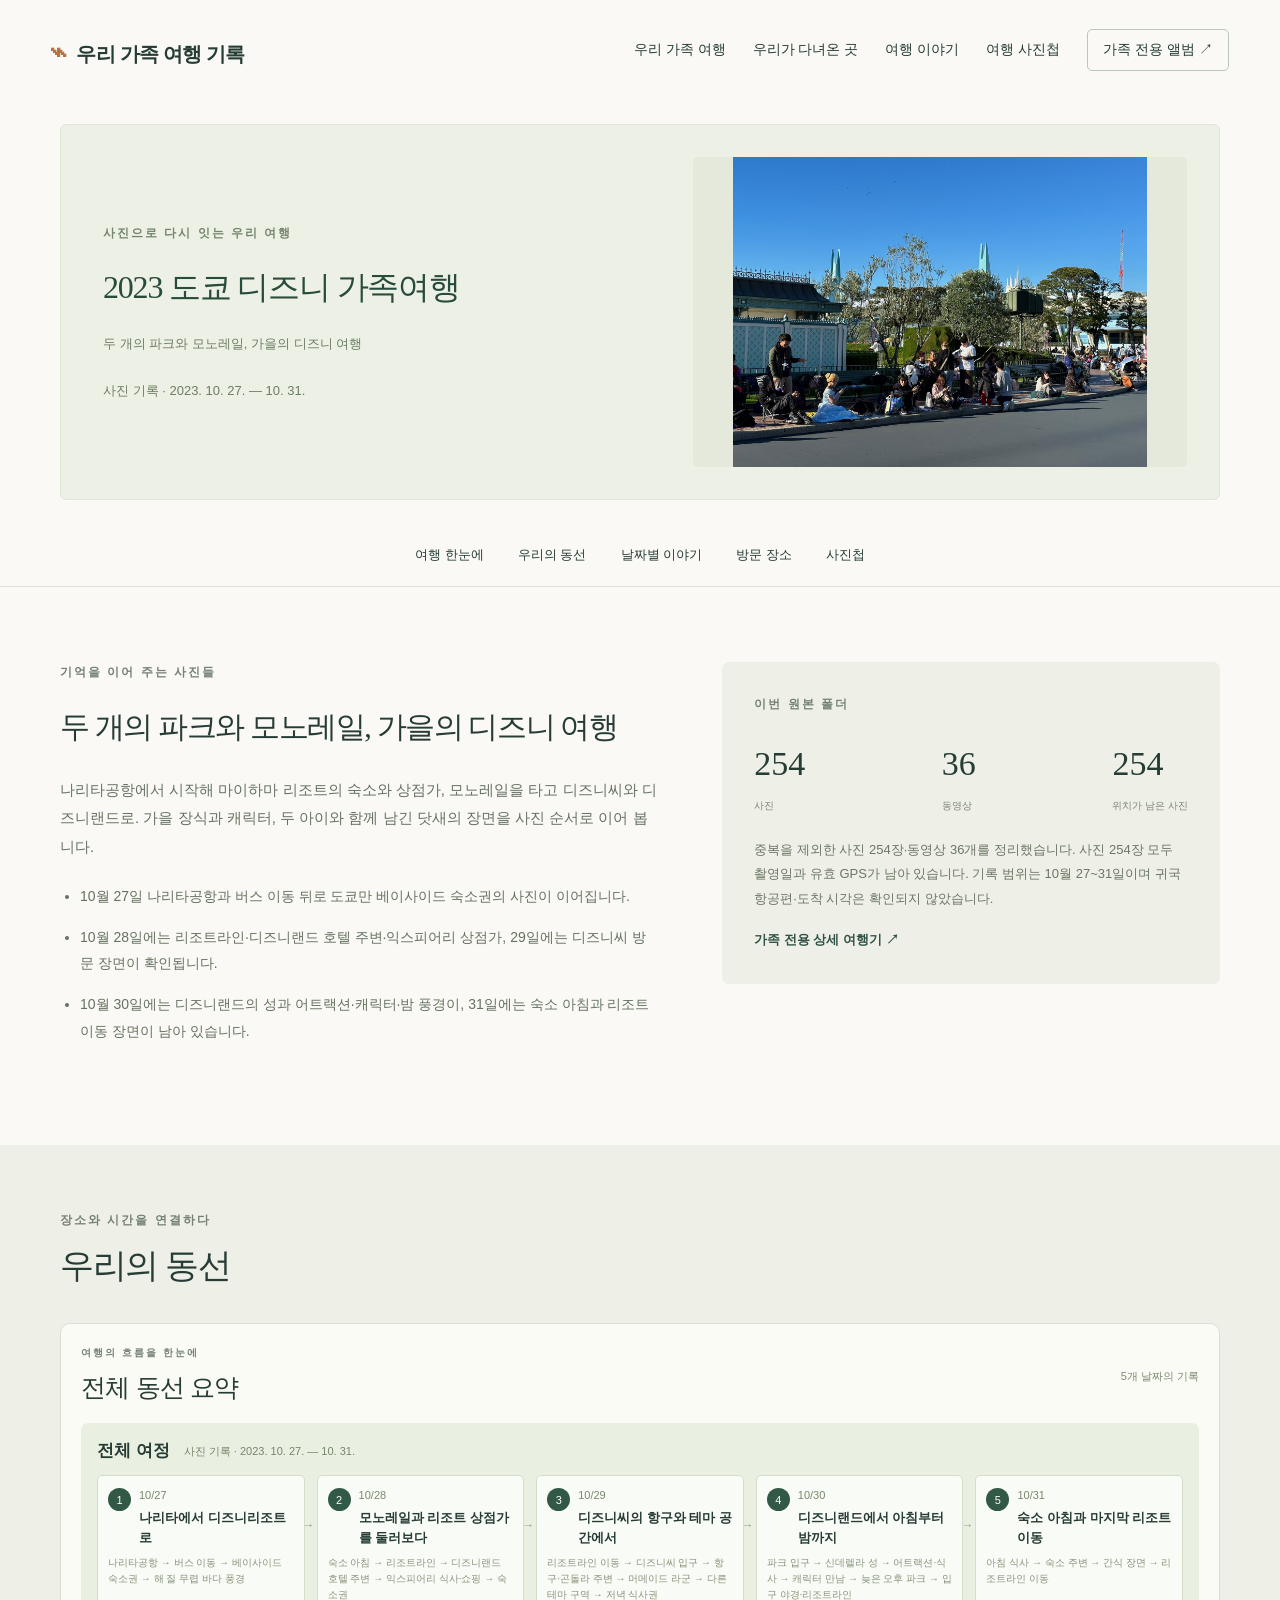
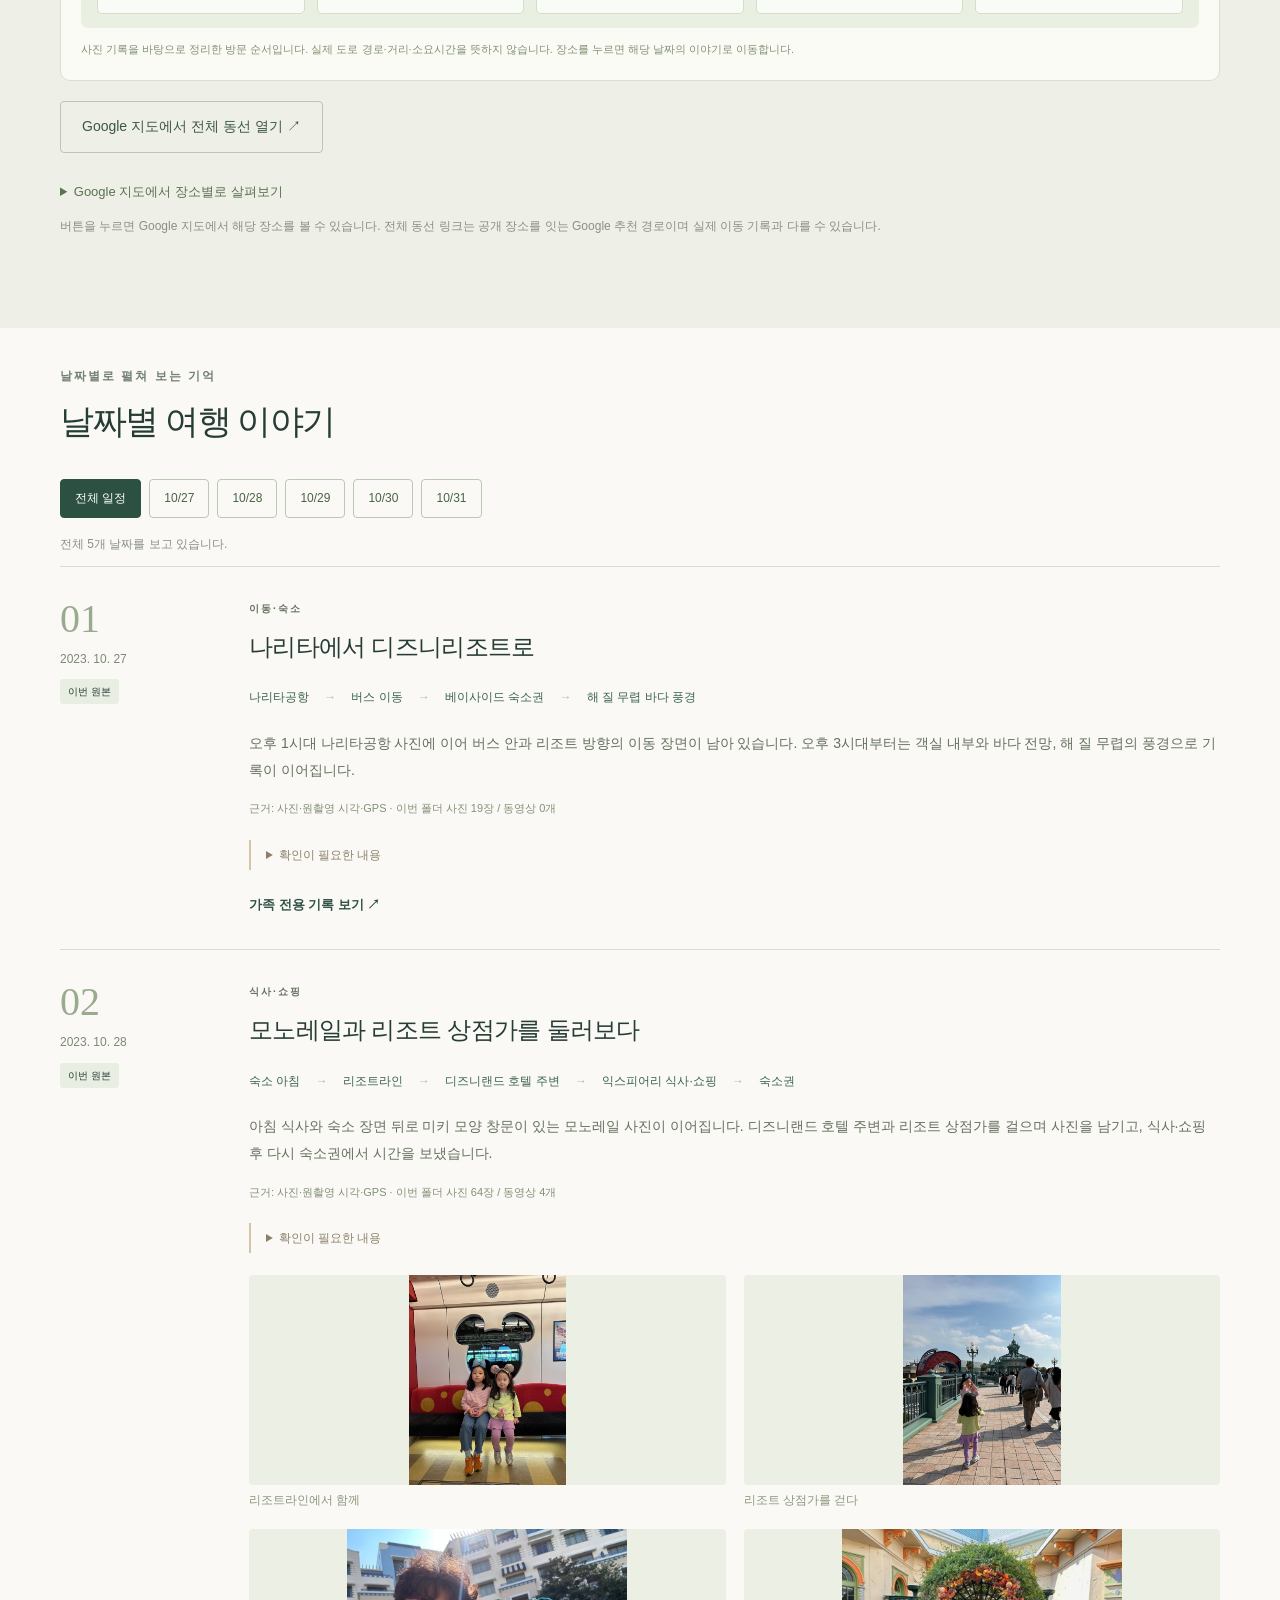
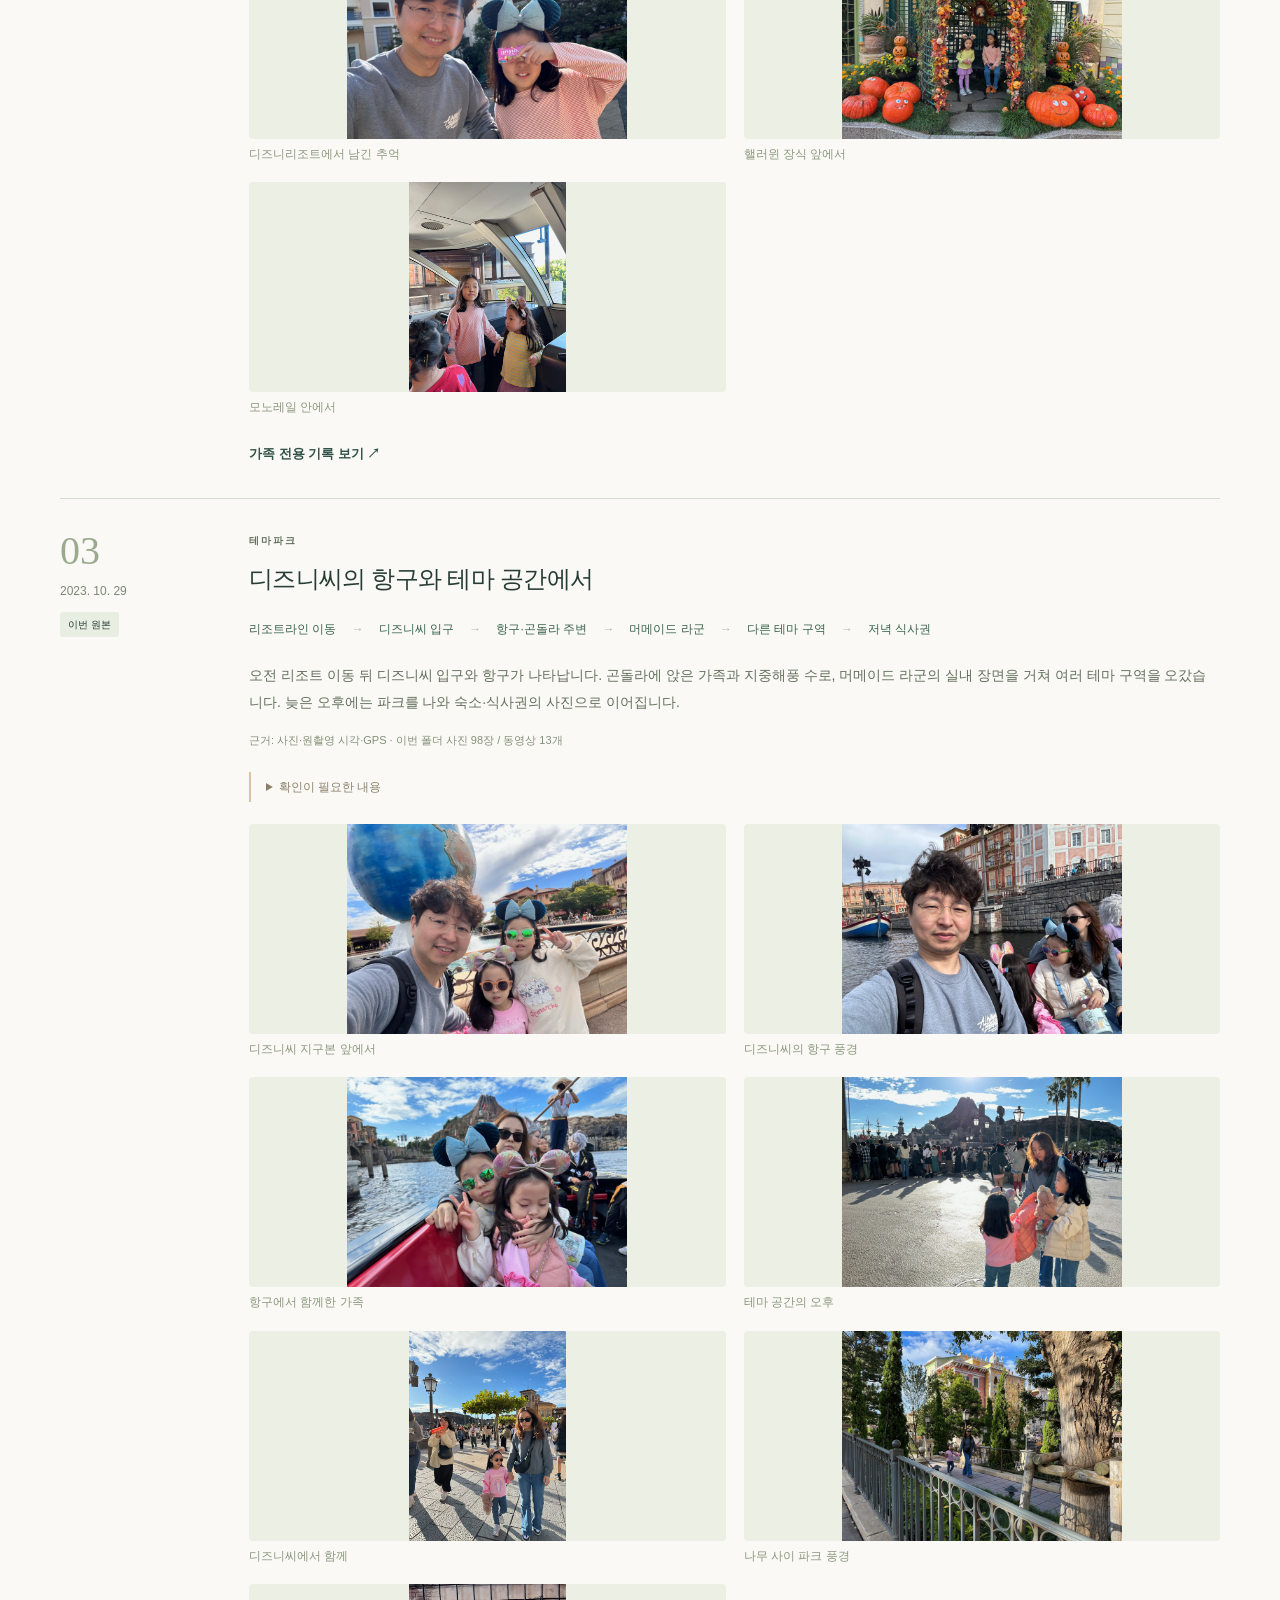
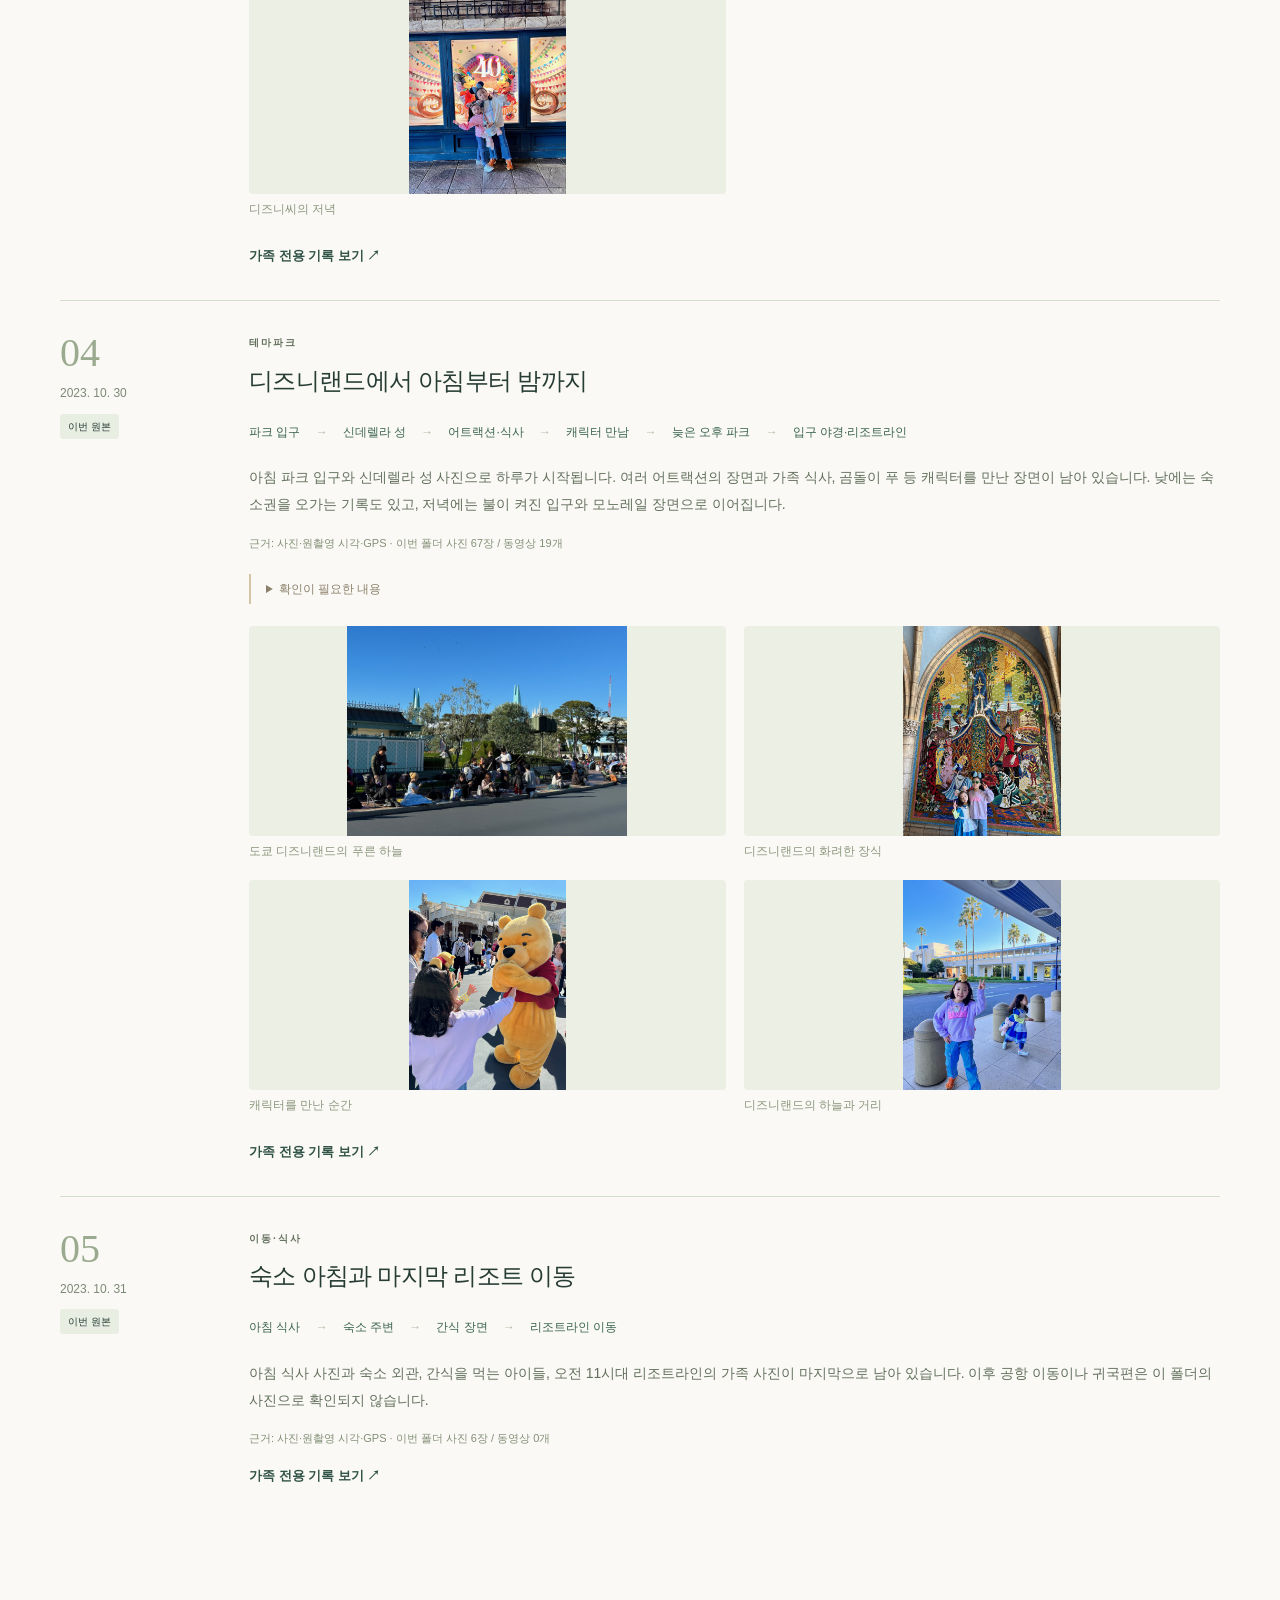
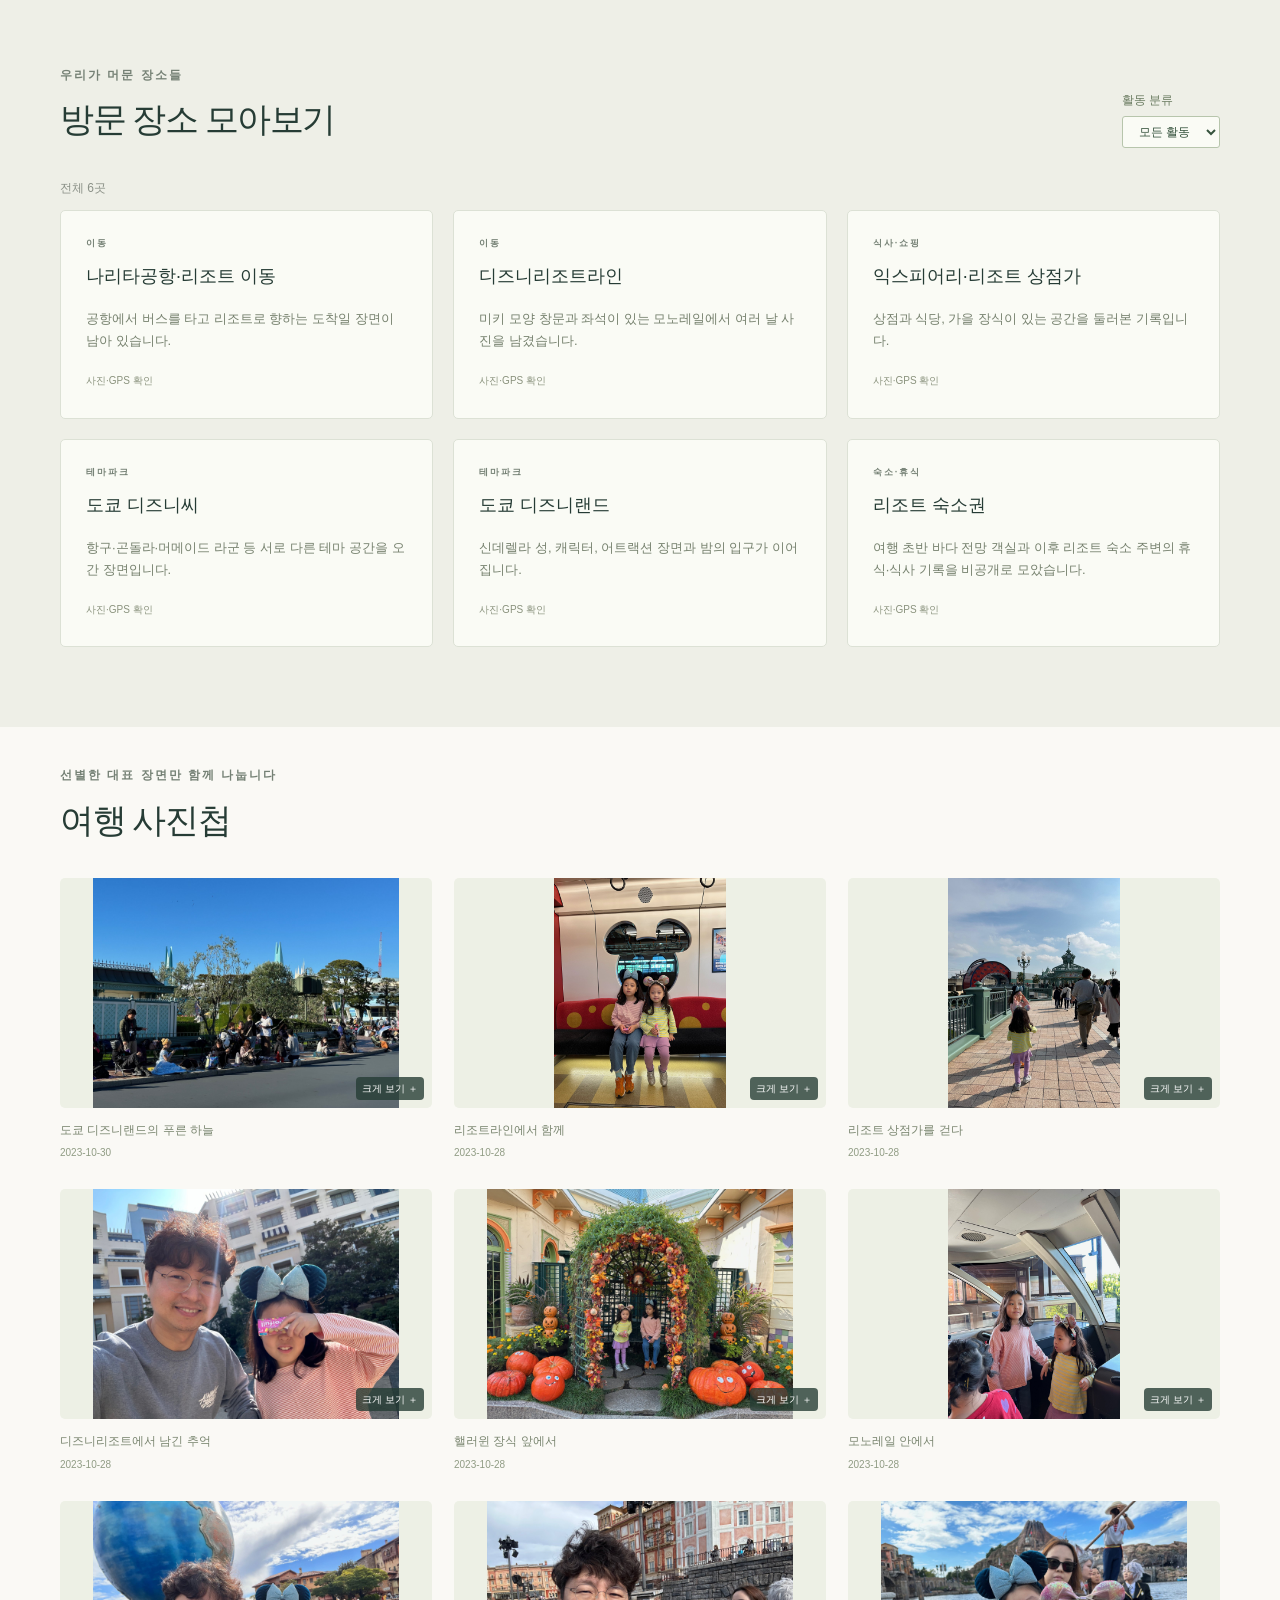
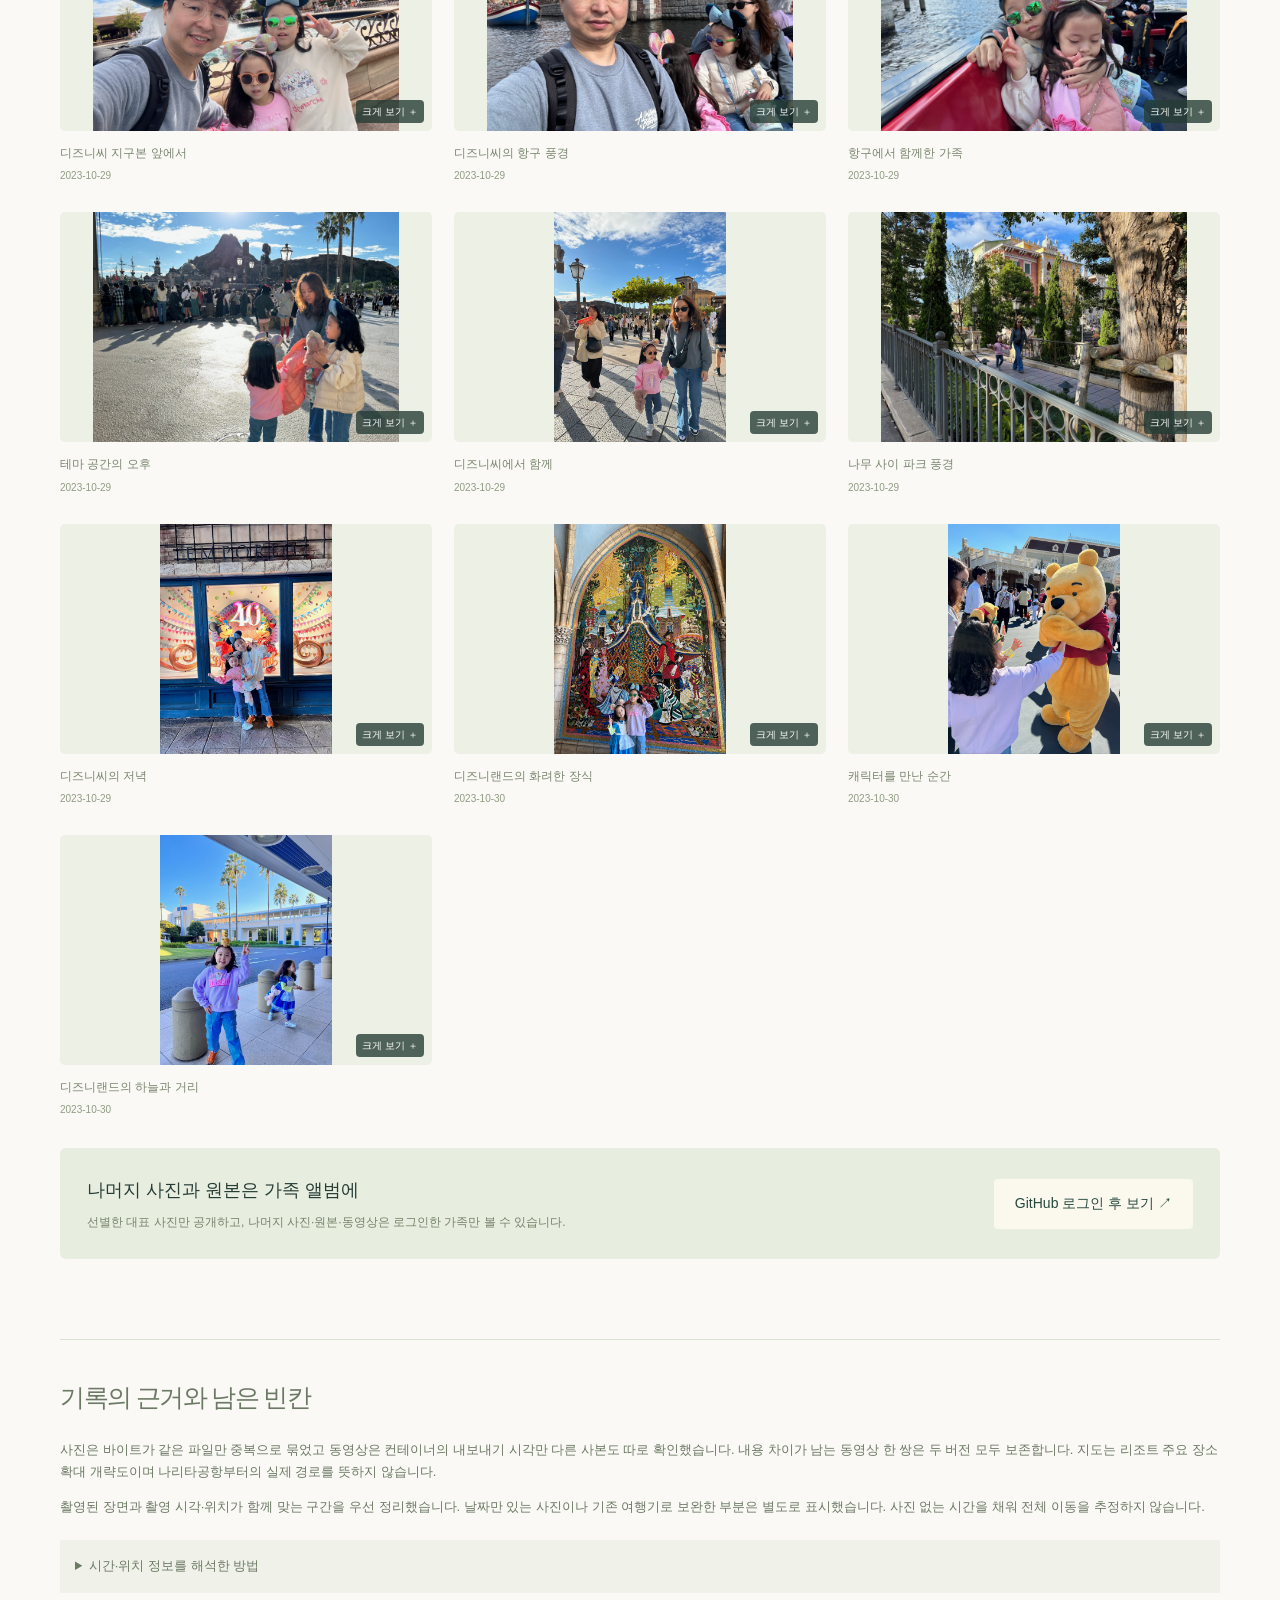
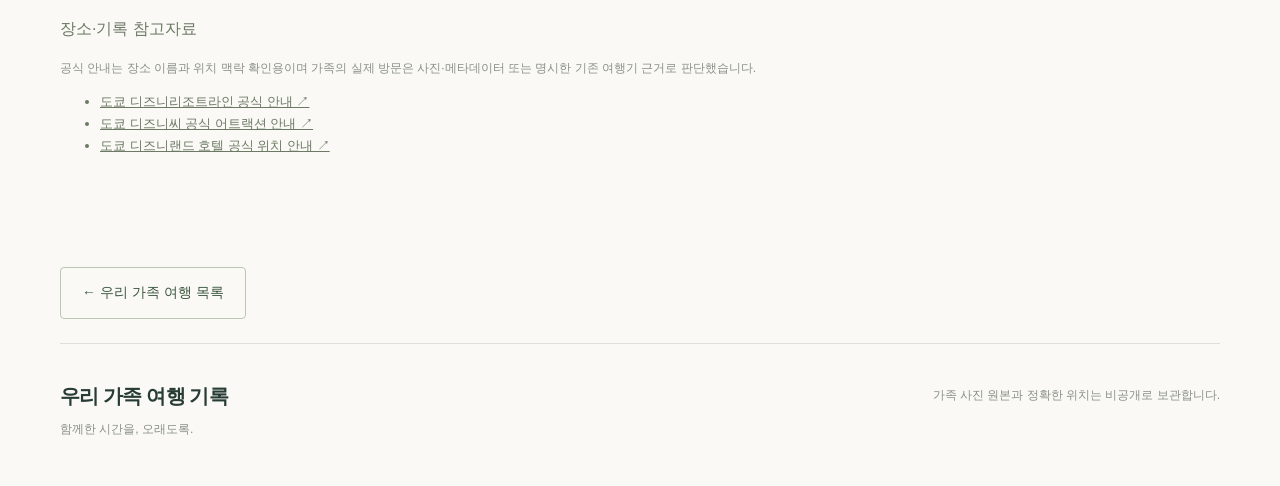
<file: tokyo-2023.html>
<!doctype html><html lang="ko"><head><meta charset="utf-8"><meta name="viewport" content="width=device-width,initial-scale=1"><meta name="description" content="나리타공항에서 시작해 마이하마 리조트의 숙소와 상점가, 모노레일을 타고 디즈니씨와 디즈니랜드로. 가을 장식과 캐릭터, 두 아이와 함께 남긴 닷새의 장면을 사진 순서로 이어 봅니다."><meta name="theme-color" content="#234c43"><title>2023 도쿄 디즈니 가족여행 | 우리 가족 여행 기록</title><link rel="stylesheet" href="style.css"><link rel="stylesheet" href="travel.css?v=route-overview-4"><script src="app.js" defer></script><script src="travel.js?v=journey-photos-2" defer></script></head><body><a class="skip" href="#main">본문으로 바로가기</a><header><a class="brand" href="index.html#home"><span class="mark" aria-hidden="true">⌁</span>우리 가족 여행 기록</a><button id="menu" aria-expanded="false" aria-controls="nav">메뉴 열기</button><nav id="nav" aria-label="주 메뉴"><a href="index.html#home">우리 가족 여행</a><a href="index.html#places">우리가 다녀온 곳</a><a href="index.html#stories">여행 이야기</a><a href="index.html#photos">여행 사진첩</a><a class="private-link" href="index.html#family">가족 전용 앨범 <span aria-hidden="true">↗</span></a></nav></header>
<main id="main"><section class="hero record-hero selected-photo-hero"><img src="assets/selected/tokyo-2023/curated-01.jpg" alt="도쿄 디즈니랜드의 푸른 하늘" fetchpriority="high"><div class="shade"></div><div class="hero-copy"><p class="eyebrow">사진으로 다시 잇는 우리 여행</p><h1>2023 도쿄 디즈니 가족여행</h1><p>두 개의 파크와 모노레일, 가을의 디즈니 여행</p><span class="period">사진 기록 · 2023. 10. 27. — 10. 31.</span></div></section><nav class="record-nav" aria-label="여행기 목차"><a href="#overview">여행 한눈에</a><a href="#route">우리의 동선</a><a href="#days">날짜별 이야기</a><a href="#places">방문 장소</a><a href="#album">사진첩</a></nav><section id="overview" class="wrap section record-overview"><div><p class="eyebrow">기억을 이어 주는 사진들</p><h2>두 개의 파크와 모노레일, 가을의 디즈니 여행</h2><p class="lead">나리타공항에서 시작해 마이하마 리조트의 숙소와 상점가, 모노레일을 타고 디즈니씨와 디즈니랜드로. 가을 장식과 캐릭터, 두 아이와 함께 남긴 닷새의 장면을 사진 순서로 이어 봅니다.</p><ul class="summary-list"><li>10월 27일 나리타공항과 버스 이동 뒤로 도쿄만 베이사이드 숙소권의 사진이 이어집니다.</li><li>10월 28일에는 리조트라인·디즈니랜드 호텔 주변·익스피어리 상점가, 29일에는 디즈니씨 방문 장면이 확인됩니다.</li><li>10월 30일에는 디즈니랜드의 성과 어트랙션·캐릭터·밤 풍경이, 31일에는 숙소 아침과 리조트 이동 장면이 남아 있습니다.</li></ul></div><aside class="record-facts"><p class="eyebrow">이번 원본 폴더</p><div class="stats-row"><strong>254<small>사진</small></strong><strong>36<small>동영상</small></strong><strong>254<small>위치가 남은 사진</small></strong></div><p>중복을 제외한 사진 254장·동영상 36개를 정리했습니다. 사진 254장 모두 촬영일과 유효 GPS가 남아 있습니다. 기록 범위는 10월 27~31일이며 귀국 항공편·도착 시각은 확인되지 않았습니다.</p><a class="text-link" href="https://github.com/login?return_to=%2Fksangki%2Ffamily-travel-private%2Fblob%2Fmain%2Falbums%2F2023-tokyo%2Fjourney.md">가족 전용 상세 여행기 ↗</a></aside></section><section id="route" class="story-section"><div class="wrap section"><div class="section-title"><div><p class="eyebrow">장소와 시간을 연결하다</p><h2>우리의 동선</h2></div></div><div class="journey-overview" aria-labelledby="journey-overview-title"><div class="overview-heading"><div><p class="eyebrow">여행의 흐름을 한눈에</p><h3 id="journey-overview-title">전체 동선 요약</h3></div><span>5개 날짜의 기록</span></div><section class="overview-region overview-region-0"><div class="overview-region-heading"><h4>전체 여정</h4><span>사진 기록 · 2023. 10. 27. — 10. 31.</span></div><ol class="overview-stops" style="--stop-count:5"><li><a href="#day-2023-10-27" data-overview-day="2023-10-27"><span class="overview-step" aria-hidden="true">1</span><time datetime="2023-10-27">10/27</time><strong>나리타에서 디즈니리조트로</strong><small>나리타공항 → 버스 이동 → 베이사이드 숙소권 → 해 질 무렵 바다 풍경</small></a></li><li><a href="#day-2023-10-28" data-overview-day="2023-10-28"><span class="overview-step" aria-hidden="true">2</span><time datetime="2023-10-28">10/28</time><strong>모노레일과 리조트 상점가를 둘러보다</strong><small>숙소 아침 → 리조트라인 → 디즈니랜드 호텔 주변 → 익스피어리 식사·쇼핑 → 숙소권</small></a></li><li><a href="#day-2023-10-29" data-overview-day="2023-10-29"><span class="overview-step" aria-hidden="true">3</span><time datetime="2023-10-29">10/29</time><strong>디즈니씨의 항구와 테마 공간에서</strong><small>리조트라인 이동 → 디즈니씨 입구 → 항구·곤돌라 주변 → 머메이드 라군 → 다른 테마 구역 → 저녁 식사권</small></a></li><li><a href="#day-2023-10-30" data-overview-day="2023-10-30"><span class="overview-step" aria-hidden="true">4</span><time datetime="2023-10-30">10/30</time><strong>디즈니랜드에서 아침부터 밤까지</strong><small>파크 입구 → 신데렐라 성 → 어트랙션·식사 → 캐릭터 만남 → 늦은 오후 파크 → 입구 야경·리조트라인</small></a></li><li><a href="#day-2023-10-31" data-overview-day="2023-10-31"><span class="overview-step" aria-hidden="true">5</span><time datetime="2023-10-31">10/31</time><strong>숙소 아침과 마지막 리조트 이동</strong><small>아침 식사 → 숙소 주변 → 간식 장면 → 리조트라인 이동</small></a></li></ol></section><p class="overview-note">사진 기록을 바탕으로 정리한 방문 순서입니다. 실제 도로 경로·거리·소요시간을 뜻하지 않습니다. 장소를 누르면 해당 날짜의 이야기로 이동합니다.</p></div><div class="overview-map-action"><a class="button outline" href="https://www.google.com/maps/dir/?api=1&amp;origin=35.634%2C139.887&amp;destination=35.632%2C139.88&amp;waypoints=35.627%2C139.887" target="_blank" rel="noopener noreferrer">Google 지도에서 전체 동선 열기 ↗</a></div><details class="google-map-details"><summary>Google 지도에서 장소별로 살펴보기</summary><div class="route-map google-route-map"><iframe id="google-route-map" title="2023 도쿄 디즈니 가족여행 Google 지도" src="https://www.google.com/maps?q=35.634%2C139.887&amp;z=14&amp;output=embed&amp;hl=ko" loading="lazy" referrerpolicy="no-referrer-when-downgrade" allowfullscreen></iframe><div class="map-buttons" aria-label="Google 지도에서 장소 선택"><button type="button" data-map-point="0" data-map-src="https://www.google.com/maps?q=35.634%2C139.887&amp;z=14&amp;output=embed&amp;hl=ko" aria-pressed="true">1. 리조트 상점가</button><button type="button" data-map-point="1" data-map-src="https://www.google.com/maps?q=35.627%2C139.887&amp;z=14&amp;output=embed&amp;hl=ko" aria-pressed="false">2. 디즈니씨</button><button type="button" data-map-point="2" data-map-src="https://www.google.com/maps?q=35.632%2C139.88&amp;z=14&amp;output=embed&amp;hl=ko" aria-pressed="false">3. 디즈니랜드</button></div><p id="map-selection" aria-live="polite">1. 리조트 상점가 · Google 지도</p><div class="google-place-links"><a href="https://www.google.com/maps/search/?api=1&amp;query=35.634%2C139.887" target="_blank" rel="noopener noreferrer">리조트 상점가 ↗</a><a href="https://www.google.com/maps/search/?api=1&amp;query=35.627%2C139.887" target="_blank" rel="noopener noreferrer">디즈니씨 ↗</a><a href="https://www.google.com/maps/search/?api=1&amp;query=35.632%2C139.88" target="_blank" rel="noopener noreferrer">디즈니랜드 ↗</a></div><div class="map-actions"><p class="note">지도가 보이지 않으면 위 장소 링크로 Google 지도를 열어 주세요.</p></div></div></details><p class="note">버튼을 누르면 Google 지도에서 해당 장소를 볼 수 있습니다. 전체 동선 링크는 공개 장소를 잇는 Google 추천 경로이며 실제 이동 기록과 다를 수 있습니다.</p></div></section><section id="days" class="wrap section"><div class="section-title"><div><p class="eyebrow">날짜별로 펼쳐 보는 기억</p><h2>날짜별 여행 이야기</h2></div></div><div class="day-filters" aria-label="여행 날짜 선택"><button type="button" data-day-filter="all" aria-pressed="true">전체 일정</button><button type="button" data-day-filter="2023-10-27" aria-pressed="false">10/27</button><button type="button" data-day-filter="2023-10-28" aria-pressed="false">10/28</button><button type="button" data-day-filter="2023-10-29" aria-pressed="false">10/29</button><button type="button" data-day-filter="2023-10-30" aria-pressed="false">10/30</button><button type="button" data-day-filter="2023-10-31" aria-pressed="false">10/31</button></div><p id="day-filter-status" class="note" aria-live="polite">전체 5개 날짜를 보고 있습니다.</p><div class="days-list"><article class="day-card" id="day-2023-10-27" data-record-day="2023-10-27"><div class="day-side"><span class="day-index">01</span><time datetime="2023-10-27">2023. 10. 27</time><span class="evidence-badge">이번 원본</span></div><div class="day-body"><p class="eyebrow">이동·숙소</p><h3>나리타에서 디즈니리조트로</h3><ol class="stop-list"><li>나리타공항</li><li>버스 이동</li><li>베이사이드 숙소권</li><li>해 질 무렵 바다 풍경</li></ol><p>오후 1시대 나리타공항 사진에 이어 버스 안과 리조트 방향의 이동 장면이 남아 있습니다. 오후 3시대부터는 객실 내부와 바다 전망, 해 질 무렵의 풍경으로 기록이 이어집니다.</p><p class="evidence-detail">근거: 사진·원촬영 시각·GPS · 이번 폴더 사진 19장 / 동영상 0개</p><details><summary>확인이 필요한 내용</summary><p>항공편과 정확한 숙소명·주소, 버스의 세부 노선·요금은 확정하지 않았습니다.</p></details><a class="text-link" href="https://github.com/login?return_to=%2Fksangki%2Ffamily-travel-private%2Fblob%2Fmain%2Falbums%2F2023-tokyo%2Fdate-2023-10-27.md">가족 전용 기록 보기 ↗</a></div></article><article class="day-card" id="day-2023-10-28" data-record-day="2023-10-28"><div class="day-side"><span class="day-index">02</span><time datetime="2023-10-28">2023. 10. 28</time><span class="evidence-badge">이번 원본</span></div><div class="day-body"><p class="eyebrow">식사·쇼핑</p><h3>모노레일과 리조트 상점가를 둘러보다</h3><ol class="stop-list"><li>숙소 아침</li><li>리조트라인</li><li>디즈니랜드 호텔 주변</li><li>익스피어리 식사·쇼핑</li><li>숙소권</li></ol><p>아침 식사와 숙소 장면 뒤로 미키 모양 창문이 있는 모노레일 사진이 이어집니다. 디즈니랜드 호텔 주변과 리조트 상점가를 걸으며 사진을 남기고, 식사·쇼핑 후 다시 숙소권에서 시간을 보냈습니다.</p><p class="evidence-detail">근거: 사진·원촬영 시각·GPS · 이번 폴더 사진 64장 / 동영상 4개</p><details><summary>확인이 필요한 내용</summary><p>이날의 호텔 외관·리조트 이동 사진만으로 디즈니랜드 파크 입장을 확정하지 않았습니다.</p></details><div class="day-scenes"><figure class="day-scene"><button class="gallery-photo" data-src="assets/selected/tokyo-2023/curated-02.jpg" data-caption="리조트라인에서 함께" aria-label="리조트라인에서 함께 사진 크게 보기"><img src="assets/selected/tokyo-2023/curated-02.jpg" alt="리조트라인에서 함께" loading="lazy"></button><figcaption>리조트라인에서 함께</figcaption></figure><figure class="day-scene"><button class="gallery-photo" data-src="assets/selected/tokyo-2023/curated-03.jpg" data-caption="리조트 상점가를 걷다" aria-label="리조트 상점가를 걷다 사진 크게 보기"><img src="assets/selected/tokyo-2023/curated-03.jpg" alt="리조트 상점가를 걷다" loading="lazy"></button><figcaption>리조트 상점가를 걷다</figcaption></figure><figure class="day-scene"><button class="gallery-photo" data-src="assets/selected/tokyo-2023/curated-04.jpg" data-caption="디즈니리조트에서 남긴 추억" aria-label="디즈니리조트에서 남긴 추억 사진 크게 보기"><img src="assets/selected/tokyo-2023/curated-04.jpg" alt="디즈니리조트에서 남긴 추억" loading="lazy"></button><figcaption>디즈니리조트에서 남긴 추억</figcaption></figure><figure class="day-scene"><button class="gallery-photo" data-src="assets/selected/tokyo-2023/curated-05.jpg" data-caption="핼러윈 장식 앞에서" aria-label="핼러윈 장식 앞에서 사진 크게 보기"><img src="assets/selected/tokyo-2023/curated-05.jpg" alt="핼러윈 장식 앞에서" loading="lazy"></button><figcaption>핼러윈 장식 앞에서</figcaption></figure><figure class="day-scene"><button class="gallery-photo" data-src="assets/selected/tokyo-2023/curated-06.jpg" data-caption="모노레일 안에서" aria-label="모노레일 안에서 사진 크게 보기"><img src="assets/selected/tokyo-2023/curated-06.jpg" alt="모노레일 안에서" loading="lazy"></button><figcaption>모노레일 안에서</figcaption></figure></div><a class="text-link" href="https://github.com/login?return_to=%2Fksangki%2Ffamily-travel-private%2Fblob%2Fmain%2Falbums%2F2023-tokyo%2Fdate-2023-10-28.md">가족 전용 기록 보기 ↗</a></div></article><article class="day-card" id="day-2023-10-29" data-record-day="2023-10-29"><div class="day-side"><span class="day-index">03</span><time datetime="2023-10-29">2023. 10. 29</time><span class="evidence-badge">이번 원본</span></div><div class="day-body"><p class="eyebrow">테마파크</p><h3>디즈니씨의 항구와 테마 공간에서</h3><ol class="stop-list"><li>리조트라인 이동</li><li>디즈니씨 입구</li><li>항구·곤돌라 주변</li><li>머메이드 라군</li><li>다른 테마 구역</li><li>저녁 식사권</li></ol><p>오전 리조트 이동 뒤 디즈니씨 입구와 항구가 나타납니다. 곤돌라에 앉은 가족과 지중해풍 수로, 머메이드 라군의 실내 장면을 거쳐 여러 테마 구역을 오갔습니다. 늦은 오후에는 파크를 나와 숙소·식사권의 사진으로 이어집니다.</p><p class="evidence-detail">근거: 사진·원촬영 시각·GPS · 이번 폴더 사진 98장 / 동영상 13개</p><details><summary>확인이 필요한 내용</summary><p>지도는 리조트 주요 장소의 개략도이며 각 구역의 정확한 방문 순서·탑승 완료 목록·소요시간 전체를 복원한 것은 아닙니다.</p></details><div class="day-scenes"><figure class="day-scene"><button class="gallery-photo" data-src="assets/selected/tokyo-2023/curated-07.jpg" data-caption="디즈니씨 지구본 앞에서" aria-label="디즈니씨 지구본 앞에서 사진 크게 보기"><img src="assets/selected/tokyo-2023/curated-07.jpg" alt="디즈니씨 지구본 앞에서" loading="lazy"></button><figcaption>디즈니씨 지구본 앞에서</figcaption></figure><figure class="day-scene"><button class="gallery-photo" data-src="assets/selected/tokyo-2023/curated-08.jpg" data-caption="디즈니씨의 항구 풍경" aria-label="디즈니씨의 항구 풍경 사진 크게 보기"><img src="assets/selected/tokyo-2023/curated-08.jpg" alt="디즈니씨의 항구 풍경" loading="lazy"></button><figcaption>디즈니씨의 항구 풍경</figcaption></figure><figure class="day-scene"><button class="gallery-photo" data-src="assets/selected/tokyo-2023/curated-09.jpg" data-caption="항구에서 함께한 가족" aria-label="항구에서 함께한 가족 사진 크게 보기"><img src="assets/selected/tokyo-2023/curated-09.jpg" alt="항구에서 함께한 가족" loading="lazy"></button><figcaption>항구에서 함께한 가족</figcaption></figure><figure class="day-scene"><button class="gallery-photo" data-src="assets/selected/tokyo-2023/curated-10.jpg" data-caption="테마 공간의 오후" aria-label="테마 공간의 오후 사진 크게 보기"><img src="assets/selected/tokyo-2023/curated-10.jpg" alt="테마 공간의 오후" loading="lazy"></button><figcaption>테마 공간의 오후</figcaption></figure><figure class="day-scene"><button class="gallery-photo" data-src="assets/selected/tokyo-2023/curated-11.jpg" data-caption="디즈니씨에서 함께" aria-label="디즈니씨에서 함께 사진 크게 보기"><img src="assets/selected/tokyo-2023/curated-11.jpg" alt="디즈니씨에서 함께" loading="lazy"></button><figcaption>디즈니씨에서 함께</figcaption></figure><figure class="day-scene"><button class="gallery-photo" data-src="assets/selected/tokyo-2023/curated-12.jpg" data-caption="나무 사이 파크 풍경" aria-label="나무 사이 파크 풍경 사진 크게 보기"><img src="assets/selected/tokyo-2023/curated-12.jpg" alt="나무 사이 파크 풍경" loading="lazy"></button><figcaption>나무 사이 파크 풍경</figcaption></figure><figure class="day-scene"><button class="gallery-photo" data-src="assets/selected/tokyo-2023/curated-13.jpg" data-caption="디즈니씨의 저녁" aria-label="디즈니씨의 저녁 사진 크게 보기"><img src="assets/selected/tokyo-2023/curated-13.jpg" alt="디즈니씨의 저녁" loading="lazy"></button><figcaption>디즈니씨의 저녁</figcaption></figure></div><a class="text-link" href="https://github.com/login?return_to=%2Fksangki%2Ffamily-travel-private%2Fblob%2Fmain%2Falbums%2F2023-tokyo%2Fdate-2023-10-29.md">가족 전용 기록 보기 ↗</a></div></article><article class="day-card" id="day-2023-10-30" data-record-day="2023-10-30"><div class="day-side"><span class="day-index">04</span><time datetime="2023-10-30">2023. 10. 30</time><span class="evidence-badge">이번 원본</span></div><div class="day-body"><p class="eyebrow">테마파크</p><h3>디즈니랜드에서 아침부터 밤까지</h3><ol class="stop-list"><li>파크 입구</li><li>신데렐라 성</li><li>어트랙션·식사</li><li>캐릭터 만남</li><li>늦은 오후 파크</li><li>입구 야경·리조트라인</li></ol><p>아침 파크 입구와 신데렐라 성 사진으로 하루가 시작됩니다. 여러 어트랙션의 장면과 가족 식사, 곰돌이 푸 등 캐릭터를 만난 장면이 남아 있습니다. 낮에는 숙소권을 오가는 기록도 있고, 저녁에는 불이 켜진 입구와 모노레일 장면으로 이어집니다.</p><p class="evidence-detail">근거: 사진·원촬영 시각·GPS · 이번 폴더 사진 67장 / 동영상 19개</p><details><summary>확인이 필요한 내용</summary><p>같은 장소를 재방문한 기록이 있어 단일 직선 동선으로 보지 않습니다. 어트랙션 전체 탑승 이력·대기시간은 추정하지 않았습니다.</p></details><div class="day-scenes"><figure class="day-scene"><button class="gallery-photo" data-src="assets/selected/tokyo-2023/curated-01.jpg" data-caption="도쿄 디즈니랜드의 푸른 하늘" aria-label="도쿄 디즈니랜드의 푸른 하늘 사진 크게 보기"><img src="assets/selected/tokyo-2023/curated-01.jpg" alt="도쿄 디즈니랜드의 푸른 하늘" loading="lazy"></button><figcaption>도쿄 디즈니랜드의 푸른 하늘</figcaption></figure><figure class="day-scene"><button class="gallery-photo" data-src="assets/selected/tokyo-2023/curated-14.jpg" data-caption="디즈니랜드의 화려한 장식" aria-label="디즈니랜드의 화려한 장식 사진 크게 보기"><img src="assets/selected/tokyo-2023/curated-14.jpg" alt="디즈니랜드의 화려한 장식" loading="lazy"></button><figcaption>디즈니랜드의 화려한 장식</figcaption></figure><figure class="day-scene"><button class="gallery-photo" data-src="assets/selected/tokyo-2023/curated-15.jpg" data-caption="캐릭터를 만난 순간" aria-label="캐릭터를 만난 순간 사진 크게 보기"><img src="assets/selected/tokyo-2023/curated-15.jpg" alt="캐릭터를 만난 순간" loading="lazy"></button><figcaption>캐릭터를 만난 순간</figcaption></figure><figure class="day-scene"><button class="gallery-photo" data-src="assets/selected/tokyo-2023/curated-16.jpg" data-caption="디즈니랜드의 하늘과 거리" aria-label="디즈니랜드의 하늘과 거리 사진 크게 보기"><img src="assets/selected/tokyo-2023/curated-16.jpg" alt="디즈니랜드의 하늘과 거리" loading="lazy"></button><figcaption>디즈니랜드의 하늘과 거리</figcaption></figure></div><a class="text-link" href="https://github.com/login?return_to=%2Fksangki%2Ffamily-travel-private%2Fblob%2Fmain%2Falbums%2F2023-tokyo%2Fdate-2023-10-30.md">가족 전용 기록 보기 ↗</a></div></article><article class="day-card" id="day-2023-10-31" data-record-day="2023-10-31"><div class="day-side"><span class="day-index">05</span><time datetime="2023-10-31">2023. 10. 31</time><span class="evidence-badge">이번 원본</span></div><div class="day-body"><p class="eyebrow">이동·식사</p><h3>숙소 아침과 마지막 리조트 이동</h3><ol class="stop-list"><li>아침 식사</li><li>숙소 주변</li><li>간식 장면</li><li>리조트라인 이동</li></ol><p>아침 식사 사진과 숙소 외관, 간식을 먹는 아이들, 오전 11시대 리조트라인의 가족 사진이 마지막으로 남아 있습니다. 이후 공항 이동이나 귀국편은 이 폴더의 사진으로 확인되지 않습니다.</p><p class="evidence-detail">근거: 사진·원촬영 시각·GPS · 이번 폴더 사진 6장 / 동영상 0개</p><a class="text-link" href="https://github.com/login?return_to=%2Fksangki%2Ffamily-travel-private%2Fblob%2Fmain%2Falbums%2F2023-tokyo%2Fdate-2023-10-31.md">가족 전용 기록 보기 ↗</a></div></article></div></section><section id="places" class="story-section"><div class="wrap section"><div class="section-title"><div><p class="eyebrow">우리가 머문 장소들</p><h2>방문 장소 모아보기</h2></div><label class="category-control">활동 분류 <select id="category-filter"><option value="all">모든 활동</option><option value="이동">이동</option><option value="식사·쇼핑">식사·쇼핑</option><option value="테마파크">테마파크</option><option value="숙소·휴식">숙소·휴식</option></select></label></div><p id="place-filter-status" class="note" aria-live="polite">전체 6곳</p><div class="places-grid"><article class="place-card" data-place-category="이동"><span class="eyebrow">이동</span><h3>나리타공항·리조트 이동</h3><p>공항에서 버스를 타고 리조트로 향하는 도착일 장면이 남아 있습니다.</p><span class="place-evidence">사진·GPS 확인</span></article><article class="place-card" data-place-category="이동"><span class="eyebrow">이동</span><h3>디즈니리조트라인</h3><p>미키 모양 창문과 좌석이 있는 모노레일에서 여러 날 사진을 남겼습니다.</p><span class="place-evidence">사진·GPS 확인</span></article><article class="place-card" data-place-category="식사·쇼핑"><span class="eyebrow">식사·쇼핑</span><h3>익스피어리·리조트 상점가</h3><p>상점과 식당, 가을 장식이 있는 공간을 둘러본 기록입니다.</p><span class="place-evidence">사진·GPS 확인</span></article><article class="place-card" data-place-category="테마파크"><span class="eyebrow">테마파크</span><h3>도쿄 디즈니씨</h3><p>항구·곤돌라·머메이드 라군 등 서로 다른 테마 공간을 오간 장면입니다.</p><span class="place-evidence">사진·GPS 확인</span></article><article class="place-card" data-place-category="테마파크"><span class="eyebrow">테마파크</span><h3>도쿄 디즈니랜드</h3><p>신데렐라 성, 캐릭터, 어트랙션 장면과 밤의 입구가 이어집니다.</p><span class="place-evidence">사진·GPS 확인</span></article><article class="place-card" data-place-category="숙소·휴식"><span class="eyebrow">숙소·휴식</span><h3>리조트 숙소권</h3><p>여행 초반 바다 전망 객실과 이후 리조트 숙소 주변의 휴식·식사 기록을 비공개로 모았습니다.</p><span class="place-evidence">사진·GPS 확인</span></article></div></div></section><section id="album" class="wrap section"><div class="section-title"><div><p class="eyebrow">선별한 대표 장면만 함께 나눕니다</p><h2>여행 사진첩</h2></div></div><div class="record-photos selected-photos"><figure class="photo"><button class="gallery-photo" data-src="assets/selected/tokyo-2023/curated-01.jpg" data-caption="도쿄 디즈니랜드의 푸른 하늘" aria-label="도쿄 디즈니랜드의 푸른 하늘 크게 보기"><img src="assets/selected/tokyo-2023/curated-01.jpg" alt="도쿄 디즈니랜드의 푸른 하늘" loading="lazy"><span>크게 보기 ＋</span></button><figcaption>도쿄 디즈니랜드의 푸른 하늘<small>2023-10-30</small></figcaption></figure><figure class="photo"><button class="gallery-photo" data-src="assets/selected/tokyo-2023/curated-02.jpg" data-caption="리조트라인에서 함께" aria-label="리조트라인에서 함께 크게 보기"><img src="assets/selected/tokyo-2023/curated-02.jpg" alt="리조트라인에서 함께" loading="lazy"><span>크게 보기 ＋</span></button><figcaption>리조트라인에서 함께<small>2023-10-28</small></figcaption></figure><figure class="photo"><button class="gallery-photo" data-src="assets/selected/tokyo-2023/curated-03.jpg" data-caption="리조트 상점가를 걷다" aria-label="리조트 상점가를 걷다 크게 보기"><img src="assets/selected/tokyo-2023/curated-03.jpg" alt="리조트 상점가를 걷다" loading="lazy"><span>크게 보기 ＋</span></button><figcaption>리조트 상점가를 걷다<small>2023-10-28</small></figcaption></figure><figure class="photo"><button class="gallery-photo" data-src="assets/selected/tokyo-2023/curated-04.jpg" data-caption="디즈니리조트에서 남긴 추억" aria-label="디즈니리조트에서 남긴 추억 크게 보기"><img src="assets/selected/tokyo-2023/curated-04.jpg" alt="디즈니리조트에서 남긴 추억" loading="lazy"><span>크게 보기 ＋</span></button><figcaption>디즈니리조트에서 남긴 추억<small>2023-10-28</small></figcaption></figure><figure class="photo"><button class="gallery-photo" data-src="assets/selected/tokyo-2023/curated-05.jpg" data-caption="핼러윈 장식 앞에서" aria-label="핼러윈 장식 앞에서 크게 보기"><img src="assets/selected/tokyo-2023/curated-05.jpg" alt="핼러윈 장식 앞에서" loading="lazy"><span>크게 보기 ＋</span></button><figcaption>핼러윈 장식 앞에서<small>2023-10-28</small></figcaption></figure><figure class="photo"><button class="gallery-photo" data-src="assets/selected/tokyo-2023/curated-06.jpg" data-caption="모노레일 안에서" aria-label="모노레일 안에서 크게 보기"><img src="assets/selected/tokyo-2023/curated-06.jpg" alt="모노레일 안에서" loading="lazy"><span>크게 보기 ＋</span></button><figcaption>모노레일 안에서<small>2023-10-28</small></figcaption></figure><figure class="photo"><button class="gallery-photo" data-src="assets/selected/tokyo-2023/curated-07.jpg" data-caption="디즈니씨 지구본 앞에서" aria-label="디즈니씨 지구본 앞에서 크게 보기"><img src="assets/selected/tokyo-2023/curated-07.jpg" alt="디즈니씨 지구본 앞에서" loading="lazy"><span>크게 보기 ＋</span></button><figcaption>디즈니씨 지구본 앞에서<small>2023-10-29</small></figcaption></figure><figure class="photo"><button class="gallery-photo" data-src="assets/selected/tokyo-2023/curated-08.jpg" data-caption="디즈니씨의 항구 풍경" aria-label="디즈니씨의 항구 풍경 크게 보기"><img src="assets/selected/tokyo-2023/curated-08.jpg" alt="디즈니씨의 항구 풍경" loading="lazy"><span>크게 보기 ＋</span></button><figcaption>디즈니씨의 항구 풍경<small>2023-10-29</small></figcaption></figure><figure class="photo"><button class="gallery-photo" data-src="assets/selected/tokyo-2023/curated-09.jpg" data-caption="항구에서 함께한 가족" aria-label="항구에서 함께한 가족 크게 보기"><img src="assets/selected/tokyo-2023/curated-09.jpg" alt="항구에서 함께한 가족" loading="lazy"><span>크게 보기 ＋</span></button><figcaption>항구에서 함께한 가족<small>2023-10-29</small></figcaption></figure><figure class="photo"><button class="gallery-photo" data-src="assets/selected/tokyo-2023/curated-10.jpg" data-caption="테마 공간의 오후" aria-label="테마 공간의 오후 크게 보기"><img src="assets/selected/tokyo-2023/curated-10.jpg" alt="테마 공간의 오후" loading="lazy"><span>크게 보기 ＋</span></button><figcaption>테마 공간의 오후<small>2023-10-29</small></figcaption></figure><figure class="photo"><button class="gallery-photo" data-src="assets/selected/tokyo-2023/curated-11.jpg" data-caption="디즈니씨에서 함께" aria-label="디즈니씨에서 함께 크게 보기"><img src="assets/selected/tokyo-2023/curated-11.jpg" alt="디즈니씨에서 함께" loading="lazy"><span>크게 보기 ＋</span></button><figcaption>디즈니씨에서 함께<small>2023-10-29</small></figcaption></figure><figure class="photo"><button class="gallery-photo" data-src="assets/selected/tokyo-2023/curated-12.jpg" data-caption="나무 사이 파크 풍경" aria-label="나무 사이 파크 풍경 크게 보기"><img src="assets/selected/tokyo-2023/curated-12.jpg" alt="나무 사이 파크 풍경" loading="lazy"><span>크게 보기 ＋</span></button><figcaption>나무 사이 파크 풍경<small>2023-10-29</small></figcaption></figure><figure class="photo"><button class="gallery-photo" data-src="assets/selected/tokyo-2023/curated-13.jpg" data-caption="디즈니씨의 저녁" aria-label="디즈니씨의 저녁 크게 보기"><img src="assets/selected/tokyo-2023/curated-13.jpg" alt="디즈니씨의 저녁" loading="lazy"><span>크게 보기 ＋</span></button><figcaption>디즈니씨의 저녁<small>2023-10-29</small></figcaption></figure><figure class="photo"><button class="gallery-photo" data-src="assets/selected/tokyo-2023/curated-14.jpg" data-caption="디즈니랜드의 화려한 장식" aria-label="디즈니랜드의 화려한 장식 크게 보기"><img src="assets/selected/tokyo-2023/curated-14.jpg" alt="디즈니랜드의 화려한 장식" loading="lazy"><span>크게 보기 ＋</span></button><figcaption>디즈니랜드의 화려한 장식<small>2023-10-30</small></figcaption></figure><figure class="photo"><button class="gallery-photo" data-src="assets/selected/tokyo-2023/curated-15.jpg" data-caption="캐릭터를 만난 순간" aria-label="캐릭터를 만난 순간 크게 보기"><img src="assets/selected/tokyo-2023/curated-15.jpg" alt="캐릭터를 만난 순간" loading="lazy"><span>크게 보기 ＋</span></button><figcaption>캐릭터를 만난 순간<small>2023-10-30</small></figcaption></figure><figure class="photo"><button class="gallery-photo" data-src="assets/selected/tokyo-2023/curated-16.jpg" data-caption="디즈니랜드의 하늘과 거리" aria-label="디즈니랜드의 하늘과 거리 크게 보기"><img src="assets/selected/tokyo-2023/curated-16.jpg" alt="디즈니랜드의 하늘과 거리" loading="lazy"><span>크게 보기 ＋</span></button><figcaption>디즈니랜드의 하늘과 거리<small>2023-10-30</small></figcaption></figure></div><div class="private-album-banner"><div><h3>나머지 사진과 원본은 가족 앨범에</h3><p>선별한 대표 사진만 공개하고, 나머지 사진·원본·동영상은 로그인한 가족만 볼 수 있습니다.</p></div><a class="button light" href="https://github.com/login?return_to=%2Fksangki%2Ffamily-travel-private%2Fblob%2Fmain%2Falbums%2F2023-tokyo%2Fjourney.md">GitHub 로그인 후 보기 ↗</a></div></section><section class="wrap section evidence-section"><h2>기록의 근거와 남은 빈칸</h2><p>사진은 바이트가 같은 파일만 중복으로 묶었고 동영상은 컨테이너의 내보내기 시각만 다른 사본도 따로 확인했습니다. 내용 차이가 남는 동영상 한 쌍은 두 버전 모두 보존합니다. 지도는 리조트 주요 장소 확대 개략도이며 나리타공항부터의 실제 경로를 뜻하지 않습니다.</p><p>촬영된 장면과 촬영 시각·위치가 함께 맞는 구간을 우선 정리했습니다. 날짜만 있는 사진이나 기존 여행기로 보완한 부분은 별도로 표시했습니다. 사진 없는 시간을 채워 전체 이동을 추정하지 않습니다.</p><details><summary>시간·위치 정보를 해석한 방법</summary><p>사진은 원촬영 시각과 시간대, 동영상은 원촬영 날짜 정보를 우선했습니다. 공유·내보내기 날짜는 여행 날짜로 사용하지 않았습니다. 기내 GPS는 출발지에 남을 수 있습니다. 가까운 장소는 사진 속 간판·풍경과 함께 확인했고, 교통수단·탑승 완료·정확한 숙소명은 증거가 있을 때만 기록합니다.</p><p>사진의 개수는 현재 백업 폴더 기준입니다. 사진 기록일은 전체 여행 기간과 같지 않을 수 있습니다.</p></details><h3>장소·기록 참고자료</h3><p class="note">공식 안내는 장소 이름과 위치 맥락 확인용이며 가족의 실제 방문은 사진·메타데이터 또는 명시한 기존 여행기 근거로 판단했습니다.</p><ul><li><a href="https://www.tokyodisneyresort.jp/en/tdr/resortline" target="_blank" rel="noopener noreferrer">도쿄 디즈니리조트라인 공식 안내 ↗</a></li><li><a href="https://www.tokyodisneyresort.jp/en/tds/attraction" target="_blank" rel="noopener noreferrer">도쿄 디즈니씨 공식 어트랙션 안내 ↗</a></li><li><a href="https://www.tokyodisneyresort.jp/en/hotel/tdh/access" target="_blank" rel="noopener noreferrer">도쿄 디즈니랜드 호텔 공식 위치 안내 ↗</a></li></ul></section><div class="wrap"><a class="button outline" href="index.html#places">← 우리 가족 여행 목록</a></div></main><footer class="wrap"><div><a class="brand" href="index.html">우리 가족 여행 기록</a><p>함께한 시간을, 오래도록.</p></div><p>가족 사진 원본과 정확한 위치는 비공개로 보관합니다.</p></footer><dialog id="viewer" aria-labelledby="caption"><button id="close-photo" class="close">닫기 ×</button><img src="assets/sydney-harbour.jpg" alt="여행 풍경 확대 사진"><p id="caption">공개 대표 풍경 사진</p></dialog></body></html>
</file>
<file: style.css>
*{box-sizing:border-box}html{scroll-behavior:smooth;scroll-padding-top:100px}body{margin:0;color:#263c35;background:#faf9f5;font-family:Arial,"Apple SD Gothic Neo","Malgun Gothic",sans-serif;line-height:1.7}a{color:inherit;text-decoration:none}button{font:inherit;cursor:pointer}a:focus-visible,button:focus-visible{outline:3px solid #bd763a;outline-offset:5px}.skip{position:absolute;top:-80px;background:white;padding:12px;z-index:10}.skip:focus{top:0}header{padding:23px 4%;display:flex;align-items:center;justify-content:space-between;gap:24px;background:#faf9f5;position:relative;z-index:2}.brand{font-weight:700;font-size:20px;letter-spacing:-.8px}.mark{font-size:32px;margin-right:10px;color:#b57448}nav{display:flex;gap:27px;font-size:14px;align-items:center}nav a:hover,.text-link:hover{text-decoration:underline}.private-link{border:1px solid #bdc6bd;border-radius:5px;padding:8px 15px}#menu{display:none}.hero{margin:0 24px;height:min(680px,76vh);min-height:500px;position:relative;color:white;overflow:hidden;border-radius:6px}.hero>img{width:100%;height:100%;object-fit:cover}.shade{position:absolute;inset:0;background:linear-gradient(90deg,rgba(12,35,35,.76),rgba(12,35,35,.10)),linear-gradient(0deg,rgba(12,35,35,.45),transparent 40%)}.hero-copy{position:absolute;top:17%;left:7%}.eyebrow{font-size:12px;font-weight:600;letter-spacing:2px;margin:0 0 20px;color:#758175}.hero .eyebrow{color:#e8e5d5}h1,h2,h3,p{margin-top:0}h1{font-family:Georgia,"Batang",serif;font-size:clamp(34px,4.2vw,62px);line-height:1.4;letter-spacing:-2px;font-weight:500;margin-bottom:22px}.hero-copy>p:not(.eyebrow){color:#e5e9e3;font-size:16px}.button{display:inline-flex;gap:35px;padding:13px 21px;border-radius:4px;font-size:14px;margin-top:17px}.light{background:#fbf8ee;color:#27483e}.hero-bottom{position:absolute;bottom:27px;left:7%;right:5%;display:flex;justify-content:space-between;font-size:12px;letter-spacing:1px}.wrap{max-width:1160px;margin-left:auto;margin-right:auto}.intro{text-align:center;padding:100px 24px 90px}.intro h2,h2{font-family:Georgia,"Batang",serif;font-size:34px;line-height:1.6;letter-spacing:-1.4px;font-weight:500}.intro>p:last-child{font-size:15px;color:#7b8179;margin-top:25px;line-height:2}.section{padding:38px 0 80px}.section-title{display:flex;align-items:end;justify-content:space-between;margin-bottom:30px}.section-title .eyebrow{margin-bottom:8px}.section-title h2{margin:0}.count{font-size:13px;color:#7d837b}.trip{display:grid;grid-template-columns:1.15fr 1fr;background:#fff;border:1px solid #e3e5dc;border-radius:8px;overflow:hidden}.trip-image{position:relative;min-height:370px}.trip-image img{width:100%;height:100%;object-fit:cover;position:absolute}.badge{position:absolute;left:22px;top:22px;background:#fffdf0;padding:5px 13px;border-radius:3px;font-size:12px}.trip-copy{padding:46px}.trip-copy .eyebrow{font-size:11px;letter-spacing:1px}.trip-copy h3{font-size:29px;letter-spacing:-1px;margin-bottom:10px}.trip-copy p{font-size:14px;color:#747d72}.trip-copy .cities{color:#315247}.tags{display:flex;gap:8px;margin:24px 0}.tags span{font-size:11px;background:#f0f2e9;padding:4px 10px;border-radius:3px}.text-link{font-size:13px;font-weight:bold;display:inline-block;color:#315247}.text-link span{margin-left:28px}.next{text-align:center;color:#93978e;font-size:13px;margin:28px 0 0}.story-section{background:#eeefe7}.story-section .section{padding-top:65px}.story-grid{display:grid;grid-template-columns:1fr 1fr;gap:50px}.story{display:flex;gap:26px;border-top:1px solid #cbd1c5;padding-top:30px}.story-number{font-family:Georgia,serif;font-size:36px;color:#a2ac98}.story .eyebrow{margin-bottom:12px}.story h3{font-size:22px;font-weight:500;margin-bottom:12px}.story p:not(.eyebrow){font-size:14px;color:#737d70}.photo{margin:0}.photo button{border:0;padding:0;display:block;position:relative;background:#264b43;width:100%;height:360px;overflow:hidden;border-radius:5px}.photo img{width:100%;height:100%;object-fit:cover;transition:transform .5s}.photo button:hover img{transform:scale(1.025)}.photo button>span{position:absolute;bottom:18px;right:20px;color:white;background:#263c35c9;border-radius:4px;padding:7px 14px;font-size:12px}.photo figcaption{display:flex;justify-content:space-between;padding-top:20px}.photo figcaption p{font-size:12px;color:#8a9087}.photo figcaption>span{font-size:12px;color:#8a9087}.note{font-size:12px;color:#8a9087}.family{text-align:center;background:#e9eee5;border-radius:6px;padding:55px 20px 60px;margin-bottom:85px}.lock{font-size:40px;color:#536e5c;line-height:1.5}.family .eyebrow{margin:15px 0 10px}.family h2{margin-bottom:14px}.family>p:not(.eyebrow){font-size:14px;color:#717e6e}.pending{display:inline-block;border:1px solid #bbc9b6;padding:9px 20px;border-radius:4px;font-size:12px;margin-top:14px}footer{border-top:1px solid #dce0d6;padding:35px 0 40px;display:flex;justify-content:space-between;gap:25px}footer p{font-size:12px;color:#8a9087;margin:6px 0}.credits{text-align:right}.credits p{font-size:10px}.credits a{text-decoration:underline}dialog{border:0;padding:50px 20px 14px;max-width:95vw;width:1100px;background:#faf9f5;border-radius:8px}dialog::backdrop{background:#10251fe6}dialog img{width:100%;max-height:75vh;object-fit:contain}dialog p{text-align:center;font-size:13px;margin:10px 0}.close{position:absolute;right:20px;top:10px;border:0;background:none;color:#264b43}@media(min-width:1600px){.hero{max-width:1550px;margin:auto}}@media(max-width:1200px){.wrap{margin-left:6%;margin-right:6%}nav{gap:16px;font-size:12px}.brand{font-size:18px}.trip-copy{padding:30px}}@media(max-width:800px){header{padding:17px 6%;flex-wrap:wrap}#menu{display:block;background:none;border:1px solid #bac5b9;border-radius:4px;padding:4px 10px;font-size:12px}nav{display:none;width:100%;flex-direction:column;align-items:stretch;padding:10px 0}nav.open{display:flex}nav a{padding:8px;font-size:14px}.hero{margin:0 12px;min-height:540px;height:75vh}.hero-copy{left:8%;right:7%;top:16%}h1{font-size:38px}.hero-copy>p:not(.eyebrow){font-size:14px}.hero-bottom{font-size:10px;letter-spacing:0}.intro{padding:65px 0 45px}.intro h2,h2{font-size:27px}.intro .eyebrow{font-size:10px}.section{padding:30px 0 50px}.section-title{align-items:start;gap:12px}.count{font-size:10px;margin-top:14px}.trip{grid-template-columns:1fr}.trip-image{min-height:240px}.trip-copy{padding:28px}.trip-copy h3{font-size:25px}.story-grid{grid-template-columns:1fr;gap:30px}.story-section .section{padding-top:45px}.photo button{height:240px}.photo figcaption{gap:15px}.photo figcaption>span{font-size:10px;white-space:nowrap}.family{padding:40px 20px;margin-bottom:50px}.family p br{display:none}footer{display:block}.credits{text-align:left;margin-top:20px}}@media(prefers-reduced-motion:reduce){html{scroll-behavior:auto}*{transition:none!important}}
.osaka-card{margin-top:28px}.osaka-gallery{display:grid;grid-template-columns:1fr 1fr;gap:30px}.osaka-gallery .photo:first-child{grid-column:1/-1}.osaka-gallery .photo:first-child button{height:520px}.osaka-gallery .photo:first-child img{object-fit:contain}.osaka-gallery figcaption p{max-width:440px}@media(max-width:800px){.osaka-gallery{grid-template-columns:1fr;gap:20px}.osaka-gallery .photo:first-child button{height:430px}}
</file>
<file: travel.css>
[hidden]{display:none!important}.record-hero{height:470px;min-height:400px}.record-hero h1{font-size:clamp(30px,4vw,56px)}.record-hero .hero-copy{top:23%;right:5%}.period{font-size:13px;color:#eeecdd;display:block;margin-top:25px}.hong-kong-background{position:absolute;inset:0;background:radial-gradient(ellipse at 78% 80%,#9fae8044,transparent 50%),linear-gradient(115deg,#173f36,#486c55);overflow:hidden}.hong-kong-background>span{position:absolute;right:5%;bottom:-70px;font-family:serif;font-size:270px;color:#ffffff10;letter-spacing:-20px}.hong-kong-background i{position:absolute;right:8%;top:15%;font-style:normal;writing-mode:vertical-rl;color:#c9d1aa;letter-spacing:10px;font-size:13px}.record-nav{display:flex;justify-content:center;gap:34px;padding:20px;border-bottom:1px solid #dce1d6;font-size:13px;flex-wrap:wrap}.record-nav a:hover{text-decoration:underline}.record-overview{display:grid;grid-template-columns:1.2fr 1fr;gap:65px;padding-top:75px}.record-overview h2{font-size:30px}.lead{color:#667263;font-size:15px;line-height:1.9}.summary-list{padding-left:20px;color:#657260;font-size:14px;line-height:1.9}.summary-list li{padding:7px 0}.record-facts{background:#eef0e7;padding:32px;border-radius:7px;align-self:start}.stats-row{display:flex;justify-content:space-between;gap:12px;margin-bottom:24px}.stats-row strong{font-size:34px;font-family:Georgia,serif;font-weight:500}.stats-row small{display:block;font-family:Arial,sans-serif;font-size:10px;color:#7a8575;margin-top:4px}.record-facts>p:not(.eyebrow){font-size:13px;color:#6b7664;line-height:1.9}.route-ribbon{display:flex;flex-wrap:wrap;gap:8px;list-style:none;padding:0;margin-bottom:25px}.route-ribbon li{border:1px solid #bdc8b7;padding:6px 12px;font-size:12px;border-radius:4px}.route-ribbon li:not(:last-child):after{content:' →';margin-left:10px;color:#7d8b75}.route-map{background:#fafbf5;border:1px solid #d9dfd1;border-radius:10px;overflow:hidden}.route-map svg{width:100%;max-height:430px}.map-bg{fill:#f4f5ec}.map-lines line{stroke:#a1ad8d;stroke-width:3;stroke-dasharray:6 5}.map-node circle{fill:#a5b29a;stroke:#fff;stroke-width:3}.map-node.active circle{fill:#264f41;stroke:#b9894c;stroke-width:4}.map-number{fill:#fff;text-anchor:middle;font-size:14px;font-family:Arial,sans-serif}.map-label{fill:#476147;font-size:13px;text-anchor:middle}.north-arrow{stroke:#8b9d7f;stroke-width:2;fill:none}.map-buttons,.day-filters{display:flex;flex-wrap:wrap;gap:8px}.map-buttons{padding:18px 25px;border-top:1px solid #e0e5d7}.map-buttons button,.day-filters button{border:1px solid #bac8b4;background:transparent;color:#476344;padding:8px 14px;border-radius:4px;font:inherit;font-size:12px}.map-buttons button[aria-pressed=true],.day-filters button[aria-pressed=true]{background:#2c5142;color:#fff;border-color:#2c5142}.route-map>p{padding:0 25px;font-size:12px;color:#71806a}.day-filters{margin-bottom:16px}.day-card{display:grid;grid-template-columns:155px 1fr;gap:34px;border-top:1px solid #d5ddce;padding:32px 0}.day-side{display:flex;flex-direction:column;align-items:start;gap:10px}.day-index{font-family:Georgia,serif;font-size:40px;color:#9aaa8e;line-height:1}.day-side time{font-size:12px;color:#7c8876}.evidence-badge{font-size:10px;background:#e9eee2;border-radius:3px;padding:4px 8px}.day-body h3{font-size:24px;font-weight:500;letter-spacing:-.7px;margin:0 0 20px}.day-body>.eyebrow{margin-bottom:8px;font-size:10px}.day-body>p{font-size:14px;line-height:1.95;color:#64715e}.day-body .evidence-detail{font-size:11px;color:#839078}.stop-list{display:flex;flex-wrap:wrap;list-style:none;padding:0;gap:5px 15px;margin:0 0 22px}.stop-list li{font-size:12px;color:#3b644e}.stop-list li:not(:last-child):after{content:' →';margin-left:12px;color:#b3bba9}.day-body details{border-left:2px solid #d6c5a5;padding:5px 15px;margin:20px 0;font-size:12px;color:#8c806b}.day-body details p{margin:10px 0 0}.day-body summary{cursor:pointer}.places-grid{display:grid;grid-template-columns:repeat(3,1fr);gap:20px}.place-card{padding:25px;background:#fafbf5;border:1px solid #dce1d5;border-radius:5px}.place-card>.eyebrow{font-size:9px;display:block;margin-bottom:12px}.place-card h3{font-size:18px;line-height:1.5;font-weight:500}.place-card p{font-size:13px;color:#76816e}.place-evidence{font-size:10px;color:#8a927d}.category-control{font-size:12px;color:#6b7c62}.category-control select{font:inherit;display:block;margin-top:5px;border:1px solid #b7c5ac;padding:7px 12px;background:#fafbf5;color:#36533d;border-radius:3px}.record-photos{display:grid;grid-template-columns:repeat(3,1fr);gap:20px}.record-photos .photo button{height:250px}.record-photos .photo:only-child{grid-column:1/-1}.record-cover-photo{width:100%;max-height:420px;object-fit:cover;border-radius:5px}.record-photos figcaption{font-size:12px;color:#7a8670;display:block}.record-photos figcaption a{text-decoration:underline}.locked-photo-panel{grid-column:1/-1;background:#eef1e6;border:1px dashed #b5c2a7;text-align:center;padding:50px 20px;border-radius:8px}.locked-photo-panel>span{font-size:40px}.locked-photo-panel h3{font-weight:500}.locked-photo-panel p{font-size:13px;color:#7b886f}.private-album-banner{display:flex;justify-content:space-between;align-items:center;gap:25px;margin-top:30px;padding:27px;background:#e7eddf;border-radius:6px}.private-album-banner h3{font-size:18px;font-weight:500;margin-bottom:6px}.private-album-banner p{font-size:12px;color:#76836b;margin:0}.private-album-banner .button{margin:0;flex-shrink:0}.outline{border:1px solid #bbc8b1;margin-bottom:24px;color:#3b5740}.evidence-section{border-top:1px solid #dae2d3;color:#6c7965;font-size:13px}.evidence-section h2{font-size:25px}.evidence-section details{background:#f0f2e9;padding:15px;margin:22px 0}.evidence-section summary{cursor:pointer}.evidence-section li a{text-decoration:underline}.evidence-section h3{font-size:16px;font-weight:500}.hong-kong-card{background:linear-gradient(145deg,#365f4b,#162f29);color:#f5f0dc;display:flex;align-items:center;overflow:hidden;padding:45px}.hong-kong-card strong{font-family:Georgia,'Batang',serif;font-size:36px;font-weight:500;position:relative;z-index:1;line-height:1.6}.hong-kong-card .badge{color:#35543b}.hk-card-year{position:absolute;right:5%;bottom:-12px;font-family:Georgia,serif;font-size:130px;line-height:1;color:#ffffff12}@media(max-width:800px){.record-nav{gap:12px 22px;padding:18px 12px;font-size:12px}.record-hero{height:380px;min-height:360px}.record-hero h1{font-size:32px;line-height:1.6}.record-hero .hero-copy{top:20%}.record-overview{grid-template-columns:1fr;gap:25px;padding-top:40px}.record-overview h2{font-size:25px}.record-facts{padding:25px}.day-card{grid-template-columns:1fr;gap:15px}.day-side{flex-direction:row;align-items:center;flex-wrap:wrap}.day-index{font-size:26px}.day-body h3{font-size:22px}.places-grid{grid-template-columns:1fr}.place-card{padding:22px}.record-photos{grid-template-columns:1fr}.record-photos .photo button{height:260px}.private-album-banner{flex-direction:column;align-items:start}.hong-kong-background>span{font-size:210px;bottom:-50px}.map-buttons{padding:12px;gap:6px}.map-buttons button{padding:7px 9px;font-size:10px}.route-map>p{padding:0 12px}.map-label{font-size:15px}.day-filters button{padding:7px 11px}.hong-kong-card{padding:40px}.hong-kong-card strong{font-size:29px}}
/* Selected public photographs: compact frames, with uncropped people. */
.selected-photo-hero{display:grid;grid-template-columns:1.15fr 1fr;gap:32px;align-items:center;height:auto;min-height:0;max-width:1160px;margin:24px auto;background:#edf0e5;color:#284b3c;padding:32px;border:1px solid #dfe5d6}.selected-photo-hero>img{grid-column:2;grid-row:1;position:static;height:240px;width:100%;object-fit:contain;background:#e5e9dc;border-radius:5px}.selected-photo-hero>.shade{display:none}.selected-photo-hero .hero-copy{grid-column:1;grid-row:1;position:static;padding:10px}.selected-photo-hero .hero-copy h1{font-size:32px;letter-spacing:-1.2px;line-height:1.5}.selected-photo-hero .hero-copy>.eyebrow{color:#75866d}.selected-photo-hero .hero-copy>p:not(.eyebrow),.selected-photo-hero .period{color:#6d7e63;font-size:13px}.selected-photos{grid-template-columns:repeat(4,minmax(0,1fr));gap:20px}.selected-photos .photo button{height:180px;background:#edf0e5}.selected-photos .photo img{object-fit:contain}.selected-photos .photo figcaption{font-size:12px;padding-top:12px}.selected-photos figcaption small{display:block;font-size:10px;color:#909c84;margin-top:4px}.selected-photos .photo button>span{font-size:10px;right:8px;bottom:8px;padding:3px 6px}.day-scene{margin:18px 0;width:240px;max-width:100%}.day-scene button{display:block;border:0;padding:0;width:100%;height:155px;border-radius:4px;overflow:hidden;background:#ecf0e4}.day-scene img{width:100%;height:100%;object-fit:contain}.day-scene figcaption{font-size:10px;color:#8c987e;margin-top:6px}.selected-trip-card{grid-template-columns:360px 1fr}.selected-trip-card .trip-image{min-height:260px;background:#e9eee1}.selected-trip-card .trip-image img{object-fit:contain;padding:14px}.selected-trip-card .trip-copy{padding:30px 36px}@media(max-width:1200px){.selected-photo-hero{margin-left:6%;margin-right:6%}.selected-trip-card{grid-template-columns:40% 1fr}}@media(max-width:800px){.selected-photo-hero{grid-template-columns:1fr;padding:22px;gap:15px}.selected-photo-hero>img{grid-column:1;grid-row:2;height:200px}.selected-photo-hero .hero-copy{grid-column:1;grid-row:1;padding:0}.selected-photo-hero .hero-copy h1{font-size:27px}.selected-photos{grid-template-columns:repeat(2,minmax(0,1fr));gap:16px}.selected-photos .photo button{height:150px}.selected-trip-card{grid-template-columns:1fr}.selected-trip-card .trip-image{min-height:220px}.selected-trip-card .trip-copy{padding:25px}.day-scene{width:220px}}@media(max-width:400px){.selected-photos .photo button{height:125px}}
/* Photographic travel journals and live Google place maps. */
.google-route-map iframe{display:block;width:100%;height:430px;border:0;background:#e6ecdf}.google-place-links{display:flex;flex-wrap:wrap;gap:12px 22px;padding:0 25px 20px;font-size:13px}.google-place-links a{text-decoration:underline;text-underline-offset:4px}.map-actions{padding:0 25px 12px}.map-actions .button{margin:0 0 10px}.map-actions .note{margin:10px 0}.selected-photos{grid-template-columns:repeat(3,minmax(0,1fr));gap:28px 22px}.selected-photos .photo button{height:230px}.selected-photo-hero>img{height:310px}.selected-trip-card .trip-image{height:300px}.selected-trip-card .trip-image img{padding:0;object-fit:contain}.day-scenes{display:grid;grid-template-columns:repeat(2,minmax(0,1fr));gap:18px;margin:22px 0}.day-scenes .day-scene{width:auto;margin:0}.day-scenes .day-scene button{height:210px}.day-scenes .day-scene figcaption{font-size:12px;line-height:1.6}.selected-photos .photo figcaption{line-height:1.7}.photo button:focus-visible,.day-scene button:focus-visible,.map-buttons button:focus-visible{outline:3px solid #b9894c;outline-offset:4px}
@media(max-width:800px){.google-route-map iframe{height:340px}.google-place-links{padding:0 14px 18px}.map-actions{padding:0 14px 12px}.selected-photos{grid-template-columns:repeat(2,minmax(0,1fr));gap:22px 14px}.selected-photos .photo button{height:190px}.selected-photo-hero>img{height:240px}.selected-trip-card .trip-image{height:270px}.day-scenes .day-scene button{height:170px}}
@media(max-width:480px){.day-scenes{grid-template-columns:1fr}.day-scenes .day-scene button{height:240px}.selected-photos .photo button{height:155px}.google-route-map iframe{height:300px}}
.home-photo-grid{display:grid;grid-template-columns:repeat(3,minmax(0,1fr));gap:28px 22px}.home-photo-grid .photo button{height:230px;background:#edf0e5}.home-photo-grid .photo img{object-fit:contain}.home-photo-grid figcaption{display:block}.home-photo-grid figcaption p{font-size:12px;margin:8px 0 0;color:#76836b}.home-photo-grid figcaption strong{font-size:15px;font-weight:500}@media(max-width:800px){.home-photo-grid{grid-template-columns:repeat(2,minmax(0,1fr));gap:22px 14px}.home-photo-grid .photo button{height:180px}.home-photo-grid figcaption strong{font-size:13px}}@media(max-width:400px){.home-photo-grid .photo button{height:150px}}
@media(max-width:800px){.record-nav{flex-direction:row;align-items:center;gap:8px 16px;padding:14px 12px}.record-nav a{padding:5px 0;font-size:12px}}
/* Crop only home thumbnails; original images and detailed albums keep their full frame. */
.home-page #places .trip-image{overflow:hidden}.home-page #places .trip-image img{object-fit:cover;padding:0;width:100%;height:100%}.home-page .home-photo-grid .photo button{height:auto;aspect-ratio:16/10;overflow:hidden}.home-page .home-photo-grid .photo img{width:100%;height:100%;object-fit:cover}.home-page .home-photo-grid .photo button:hover img{transform:none}
.journey-overview{background:#fafbf5;border:1px solid #d9e0d0;border-radius:10px;padding:28px;margin:20px 0}.overview-heading{display:flex;align-items:center;justify-content:space-between;gap:15px;margin-bottom:20px}.overview-heading .eyebrow{margin:0 0 5px;font-size:10px}.overview-heading h3{font-size:25px;font-weight:500;letter-spacing:-.8px;margin:0}.overview-heading>span{font-size:11px;color:#7c8b70;white-space:nowrap}.overview-region{background:#eaf0e1;border-radius:7px;padding:18px 20px}.overview-region-1{background:#f2ecdf}.overview-region-heading{display:flex;gap:14px;align-items:center;margin-bottom:14px}.overview-region-heading h4{font-size:17px;margin:0;font-weight:600}.overview-region-heading>span{font-size:11px;color:#76846a}.overview-stops{display:grid;grid-template-columns:repeat(var(--stop-count),minmax(0,1fr));gap:12px;list-style:none;padding:0;margin:0}.overview-stops li{position:relative;min-width:0}.overview-stops li:not(:last-child):after{content:'→';position:absolute;right:-10px;top:40px;color:#92a182;z-index:1;font-size:12px}.overview-stops a{display:grid;grid-template-columns:24px 1fr;gap:3px 7px;align-content:start;background:#ffffffb8;border:1px solid #d4deca;border-radius:5px;padding:12px;min-height:106px;height:100%}.overview-region-1 .overview-stops a{border-color:#e1d5bf}.overview-step{grid-column:1;grid-row:1/3;display:flex;align-items:center;justify-content:center;width:23px;height:23px;border-radius:50%;background:#315945;color:white;font-size:11px;margin-top:2px}.overview-region-1 .overview-step{background:#9a7846}.overview-stops time{font-size:11px;color:#78886b}.overview-stops strong{grid-column:2;font-size:13px;font-weight:600;line-height:1.55;overflow-wrap:anywhere}.overview-stops small{grid-column:1/-1;font-size:10px;color:#87937a;line-height:1.6;margin-top:4px}.overview-stops a:hover{border-color:#788e65;background:#fff}.overview-transfer{display:flex;gap:12px;align-items:center;justify-content:center;padding:11px;color:#7a8468;font-size:11px}.overview-transfer>span{font-size:23px;line-height:1}.overview-note{font-size:11px;line-height:1.8;color:#839174;margin:17px 0 0}.overview-map-action .button{margin-top:0;margin-bottom:15px}.google-map-details{margin-top:0}.google-map-details>summary{cursor:pointer;color:#5a7350;padding:13px 0;font-size:13px}.google-map-details[open]>summary{margin-bottom:8px}.overview-stops a:focus-visible{outline:3px solid #bc8a4d;outline-offset:3px}@media(max-width:800px){.journey-overview{padding:18px 14px}.overview-heading{align-items:start;margin-bottom:16px}.overview-heading h3{font-size:22px}.overview-heading .eyebrow{font-size:9px}.overview-heading>span{font-size:10px;margin-top:8px}.overview-region{padding:14px 12px}.overview-stops{grid-template-columns:repeat(2,minmax(0,1fr));gap:9px}.overview-stops a{padding:10px;min-height:96px}.overview-stops strong{font-size:12px}.overview-stops li:after{display:none}.overview-stops small{font-size:10px}.overview-transfer{font-size:10px;padding:10px 3px}.overview-region-heading h4{font-size:15px}.overview-note{font-size:10px}}
.journey-overview{padding:20px}.overview-heading{margin-bottom:14px}.overview-region{padding:14px 16px}.overview-region-heading{margin-bottom:10px}.overview-stops a{min-height:86px;padding:10px}.overview-transfer{padding:8px}.overview-note{margin-top:12px}@media(max-width:800px){.journey-overview{padding:16px 12px}.overview-region{padding:12px}.overview-stops a{min-height:66px;padding:9px}.overview-stops small{display:none}.overview-stops strong{font-size:12px}.overview-note{font-size:10px;line-height:1.6}.overview-heading h3{font-size:21px}}
</file>
